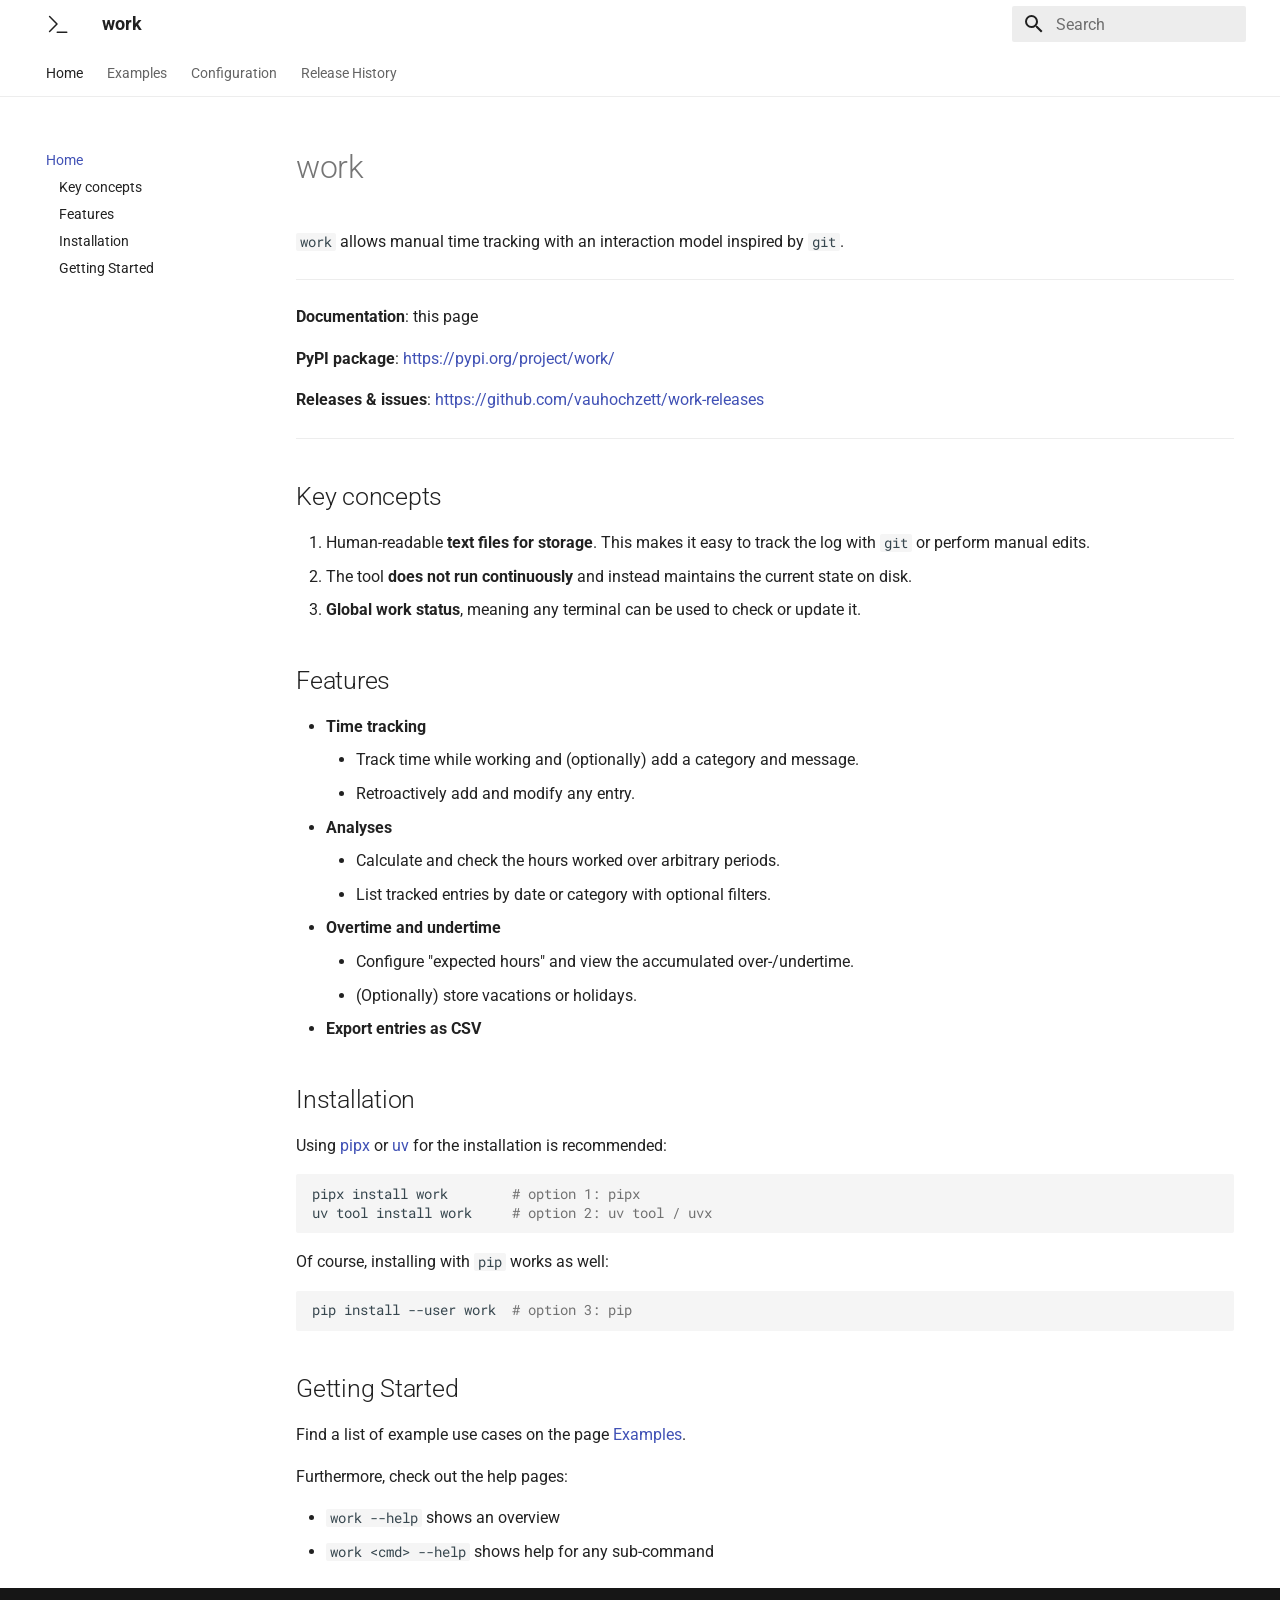
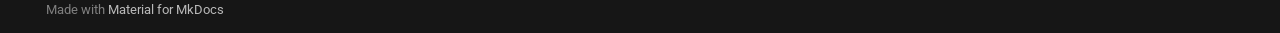
<file: index.html>
<!doctype html>
<html lang="en" class="no-js">
  <head>
    
      <meta charset="utf-8">
      <meta name="viewport" content="width=device-width,initial-scale=1">
      
      
      
        <link rel="canonical" href="https://vauhoch.zett.cc/work/">
      
      
      
        <link rel="next" href="examples/">
      
      
        
      
      
      <link rel="icon" href="static/favicon.png">
      <meta name="generator" content="mkdocs-1.6.1, mkdocs-material-9.7.7">
    
    
      
        <title>work</title>
      
    
    
      <link rel="stylesheet" href="assets/stylesheets/main.ec1eaa64.min.css">
      
        
        <link rel="stylesheet" href="assets/stylesheets/palette.ab4e12ef.min.css">
      
      


    
    
      
    
    
      
        
        
        <link rel="preconnect" href="https://fonts.gstatic.com" crossorigin>
        <link rel="stylesheet" href="https://fonts.googleapis.com/css?family=Roboto:300,300i,400,400i,700,700i%7CRoboto+Mono:400,400i,700,700i&display=fallback">
        <style>:root{--md-text-font:"Roboto";--md-code-font:"Roboto Mono"}</style>
      
    
    
      <link rel="stylesheet" href="static/terminal.css">
    
    <script>__md_scope=new URL(".",location),__md_hash=e=>[...e].reduce(((e,_)=>(e<<5)-e+_.charCodeAt(0)),0),__md_get=(e,_=localStorage,t=__md_scope)=>JSON.parse(_.getItem(t.pathname+"."+e)),__md_set=(e,_,t=localStorage,a=__md_scope)=>{try{t.setItem(a.pathname+"."+e,JSON.stringify(_))}catch(e){}}</script>
    
      

    
    
  </head>
  
  
    
    
    
    
    
    <body dir="ltr" data-md-color-scheme="default" data-md-color-primary="white" data-md-color-accent="blue">
  
    
    <input class="md-toggle" data-md-toggle="drawer" type="checkbox" id="__drawer" autocomplete="off">
    <input class="md-toggle" data-md-toggle="search" type="checkbox" id="__search" autocomplete="off">
    <label class="md-overlay" for="__drawer"></label>
    <div data-md-component="skip">
      
        
        <a href="#work" class="md-skip">
          Skip to content
        </a>
      
    </div>
    <div data-md-component="announce">
      
    </div>
    
    
      

<header class="md-header" data-md-component="header">
  <nav class="md-header__inner md-grid" aria-label="Header">
    <a href="." title="work" class="md-header__button md-logo" aria-label="work" data-md-component="logo">
      
  
  <svg xmlns="http://www.w3.org/2000/svg" viewBox="0 0 24 24"><path d="M3.045 18.894 9.94 12 3.045 5.106a.75.75 0 0 1 1.06-1.061l7.425 7.425a.75.75 0 0 1 0 1.06l-7.424 7.425a.75.75 0 0 1-1.061-1.06Zm8.205.606a.75.75 0 0 0 0 1.5h9.5a.75.75 0 0 0 0-1.5z"/></svg>

    </a>
    <label class="md-header__button md-icon" for="__drawer">
      
      <svg xmlns="http://www.w3.org/2000/svg" viewBox="0 0 24 24"><path d="M3 6h18v2H3zm0 5h18v2H3zm0 5h18v2H3z"/></svg>
    </label>
    <div class="md-header__title" data-md-component="header-title">
      <div class="md-header__ellipsis">
        <div class="md-header__topic">
          <span class="md-ellipsis">
            work
          </span>
        </div>
        <div class="md-header__topic" data-md-component="header-topic">
          <span class="md-ellipsis">
            
              Home
            
          </span>
        </div>
      </div>
    </div>
    
      
    
    
    
    
      
      
        <label class="md-header__button md-icon" for="__search">
          
          <svg xmlns="http://www.w3.org/2000/svg" viewBox="0 0 24 24"><path d="M9.5 3A6.5 6.5 0 0 1 16 9.5c0 1.61-.59 3.09-1.56 4.23l.27.27h.79l5 5-1.5 1.5-5-5v-.79l-.27-.27A6.52 6.52 0 0 1 9.5 16 6.5 6.5 0 0 1 3 9.5 6.5 6.5 0 0 1 9.5 3m0 2C7 5 5 7 5 9.5S7 14 9.5 14 14 12 14 9.5 12 5 9.5 5"/></svg>
        </label>
        <div class="md-search" data-md-component="search" role="dialog">
  <label class="md-search__overlay" for="__search"></label>
  <div class="md-search__inner" role="search">
    <form class="md-search__form" name="search">
      <input type="text" class="md-search__input" name="query" aria-label="Search" placeholder="Search" autocapitalize="off" autocorrect="off" autocomplete="off" spellcheck="false" data-md-component="search-query" required>
      <label class="md-search__icon md-icon" for="__search">
        
        <svg xmlns="http://www.w3.org/2000/svg" viewBox="0 0 24 24"><path d="M9.5 3A6.5 6.5 0 0 1 16 9.5c0 1.61-.59 3.09-1.56 4.23l.27.27h.79l5 5-1.5 1.5-5-5v-.79l-.27-.27A6.52 6.52 0 0 1 9.5 16 6.5 6.5 0 0 1 3 9.5 6.5 6.5 0 0 1 9.5 3m0 2C7 5 5 7 5 9.5S7 14 9.5 14 14 12 14 9.5 12 5 9.5 5"/></svg>
        
        <svg xmlns="http://www.w3.org/2000/svg" viewBox="0 0 24 24"><path d="M20 11v2H8l5.5 5.5-1.42 1.42L4.16 12l7.92-7.92L13.5 5.5 8 11z"/></svg>
      </label>
      <nav class="md-search__options" aria-label="Search">
        
        <button type="reset" class="md-search__icon md-icon" title="Clear" aria-label="Clear" tabindex="-1">
          
          <svg xmlns="http://www.w3.org/2000/svg" viewBox="0 0 24 24"><path d="M19 6.41 17.59 5 12 10.59 6.41 5 5 6.41 10.59 12 5 17.59 6.41 19 12 13.41 17.59 19 19 17.59 13.41 12z"/></svg>
        </button>
      </nav>
      
    </form>
    <div class="md-search__output">
      <div class="md-search__scrollwrap" tabindex="0" data-md-scrollfix>
        <div class="md-search-result" data-md-component="search-result">
          <div class="md-search-result__meta">
            Initializing search
          </div>
          <ol class="md-search-result__list" role="presentation"></ol>
        </div>
      </div>
    </div>
  </div>
</div>
      
    
    
  </nav>
  
</header>
    
    <div class="md-container" data-md-component="container">
      
      
        
          
            
<nav class="md-tabs" aria-label="Tabs" data-md-component="tabs">
  <div class="md-grid">
    <ul class="md-tabs__list">
      
        
  
  
  
    
  
  
    <li class="md-tabs__item md-tabs__item--active">
      <a href="." class="md-tabs__link">
        
  
  
    
  
  Home

      </a>
    </li>
  

      
        
  
  
  
  
    <li class="md-tabs__item">
      <a href="examples/" class="md-tabs__link">
        
  
  
    
  
  Examples

      </a>
    </li>
  

      
        
  
  
  
  
    <li class="md-tabs__item">
      <a href="configuration/" class="md-tabs__link">
        
  
  
    
  
  Configuration

      </a>
    </li>
  

      
        
  
  
  
  
    <li class="md-tabs__item">
      <a href="releases/" class="md-tabs__link">
        
  
  
    
  
  Release History

      </a>
    </li>
  

      
    </ul>
  </div>
</nav>
          
        
      
      <main class="md-main" data-md-component="main">
        <div class="md-main__inner md-grid">
          
            
              
              <div class="md-sidebar md-sidebar--primary" data-md-component="sidebar" data-md-type="navigation" >
                <div class="md-sidebar__scrollwrap">
                  <div class="md-sidebar__inner">
                    


  


  

<nav class="md-nav md-nav--primary md-nav--lifted md-nav--integrated" aria-label="Navigation" data-md-level="0">
  <label class="md-nav__title" for="__drawer">
    <a href="." title="work" class="md-nav__button md-logo" aria-label="work" data-md-component="logo">
      
  
  <svg xmlns="http://www.w3.org/2000/svg" viewBox="0 0 24 24"><path d="M3.045 18.894 9.94 12 3.045 5.106a.75.75 0 0 1 1.06-1.061l7.425 7.425a.75.75 0 0 1 0 1.06l-7.424 7.425a.75.75 0 0 1-1.061-1.06Zm8.205.606a.75.75 0 0 0 0 1.5h9.5a.75.75 0 0 0 0-1.5z"/></svg>

    </a>
    work
  </label>
  
  <ul class="md-nav__list" data-md-scrollfix>
    
      
      
  
  
    
  
  
  
    <li class="md-nav__item md-nav__item--active">
      
      <input class="md-nav__toggle md-toggle" type="checkbox" id="__toc">
      
      
        
      
      
        <label class="md-nav__link md-nav__link--active" for="__toc">
          
  
  
  <span class="md-ellipsis">
    
  
    Home
  

    
  </span>
  
  

          <span class="md-nav__icon md-icon"></span>
        </label>
      
      <a href="." class="md-nav__link md-nav__link--active">
        
  
  
  <span class="md-ellipsis">
    
  
    Home
  

    
  </span>
  
  

      </a>
      
        

<nav class="md-nav md-nav--secondary" aria-label="Table of contents">
  
  
  
    
  
  
    <label class="md-nav__title" for="__toc">
      <span class="md-nav__icon md-icon"></span>
      Table of contents
    </label>
    <ul class="md-nav__list" data-md-component="toc" data-md-scrollfix>
      
        <li class="md-nav__item">
  <a href="#key-concepts" class="md-nav__link">
    <span class="md-ellipsis">
      
        Key concepts
      
    </span>
  </a>
  
</li>
      
        <li class="md-nav__item">
  <a href="#features" class="md-nav__link">
    <span class="md-ellipsis">
      
        Features
      
    </span>
  </a>
  
</li>
      
        <li class="md-nav__item">
  <a href="#installation" class="md-nav__link">
    <span class="md-ellipsis">
      
        Installation
      
    </span>
  </a>
  
</li>
      
        <li class="md-nav__item">
  <a href="#getting-started" class="md-nav__link">
    <span class="md-ellipsis">
      
        Getting Started
      
    </span>
  </a>
  
</li>
      
    </ul>
  
</nav>
      
    </li>
  

    
      
      
  
  
  
  
    <li class="md-nav__item">
      <a href="examples/" class="md-nav__link">
        
  
  
  <span class="md-ellipsis">
    
  
    Examples
  

    
  </span>
  
  

      </a>
    </li>
  

    
      
      
  
  
  
  
    <li class="md-nav__item">
      <a href="configuration/" class="md-nav__link">
        
  
  
  <span class="md-ellipsis">
    
  
    Configuration
  

    
  </span>
  
  

      </a>
    </li>
  

    
      
      
  
  
  
  
    <li class="md-nav__item">
      <a href="releases/" class="md-nav__link">
        
  
  
  <span class="md-ellipsis">
    
  
    Release History
  

    
  </span>
  
  

      </a>
    </li>
  

    
  </ul>
</nav>
                  </div>
                </div>
              </div>
            
            
          
          
            <div class="md-content" data-md-component="content">
              
              <article class="md-content__inner md-typeset">
                
                  



<h1 id="work">work</h1>
<p><code>work</code> allows manual time tracking with an interaction model inspired by <code>git</code>.</p>
<hr />
<p><strong>Documentation</strong>: this page</p>
<p><strong>PyPI package</strong>: <a href="https://pypi.org/project/work/">https://pypi.org/project/work/</a></p>
<p><strong>Releases &amp; issues</strong>: <a href="https://github.com/vauhochzett/work-releases">https://github.com/vauhochzett/work-releases</a></p>
<hr />
<h2 id="key-concepts">Key concepts</h2>
<ol>
<li>Human-readable <strong>text files for storage</strong>. This makes it easy to track the log with <code>git</code> or perform manual edits.</li>
<li>The tool <strong>does not run continuously</strong> and instead maintains the current state on disk.</li>
<li><strong>Global work status</strong>, meaning any terminal can be used to check or update it.</li>
</ol>
<h2 id="features">Features</h2>
<ul>
<li><strong>Time tracking</strong><ul>
<li>Track time while working and (optionally) add a category and message.</li>
<li>Retroactively add and modify any entry.</li>
</ul>
</li>
<li><strong>Analyses</strong><ul>
<li>Calculate and check the hours worked over arbitrary periods.</li>
<li>List tracked entries by date or category with optional filters.</li>
</ul>
</li>
<li><strong>Overtime and undertime</strong><ul>
<li>Configure "expected hours" and view the accumulated over-/undertime.</li>
<li>(Optionally) store vacations or holidays.</li>
</ul>
</li>
<li><strong>Export entries as CSV</strong></li>
</ul>
<h2 id="installation">Installation</h2>
<p>Using <a href="https://pipx.pypa.io/">pipx</a> or <a href="https://docs.astral.sh/uv/">uv</a> for the installation is recommended:</p>
<div class="highlight"><pre><span></span><code>pipx<span class="w"> </span>install<span class="w"> </span>work<span class="w">        </span><span class="c1"># option 1: pipx</span>
uv<span class="w"> </span>tool<span class="w"> </span>install<span class="w"> </span>work<span class="w">     </span><span class="c1"># option 2: uv tool / uvx</span>
</code></pre></div>
<p>Of course, installing with <code>pip</code> works as well:</p>
<div class="highlight"><pre><span></span><code>pip<span class="w"> </span>install<span class="w"> </span>--user<span class="w"> </span>work<span class="w">  </span><span class="c1"># option 3: pip</span>
</code></pre></div>
<h2 id="getting-started">Getting Started</h2>
<p>Find a list of example use cases on the page <a href="examples/">Examples</a>.</p>
<p>Furthermore, check out the help pages:</p>
<ul>
<li><code>work --help</code> shows an overview</li>
<li><code>work &lt;cmd&gt; --help</code> shows help for any sub-command</li>
</ul>












                
              </article>
            </div>
          
          
<script>var target=document.getElementById(location.hash.slice(1));target&&target.name&&(target.checked=target.name.startsWith("__tabbed_"))</script>
        </div>
        
      </main>
      
        <footer class="md-footer">
  
  <div class="md-footer-meta md-typeset">
    <div class="md-footer-meta__inner md-grid">
      <div class="md-copyright">
  
  
    Made with
    <a href="https://squidfunk.github.io/mkdocs-material/" target="_blank" rel="noopener">
      Material for MkDocs
    </a>
  
</div>
      
    </div>
  </div>
</footer>
      
    </div>
    <div class="md-dialog" data-md-component="dialog">
      <div class="md-dialog__inner md-typeset"></div>
    </div>
    
    
    
      
      
      <script id="__config" type="application/json">{"annotate": null, "base": ".", "features": ["navigation.tabs", "toc.integrate"], "search": "assets/javascripts/workers/search.2c215733.min.js", "tags": null, "translations": {"clipboard.copied": "Copied to clipboard", "clipboard.copy": "Copy to clipboard", "search.result.more.one": "1 more on this page", "search.result.more.other": "# more on this page", "search.result.none": "No matching documents", "search.result.one": "1 matching document", "search.result.other": "# matching documents", "search.result.placeholder": "Type to start searching", "search.result.term.missing": "Missing", "select.version": "Select version"}, "version": null}</script>
    
    
      <script src="assets/javascripts/bundle.d7400e89.min.js"></script>
      
    
  </body>
</html>
</file>
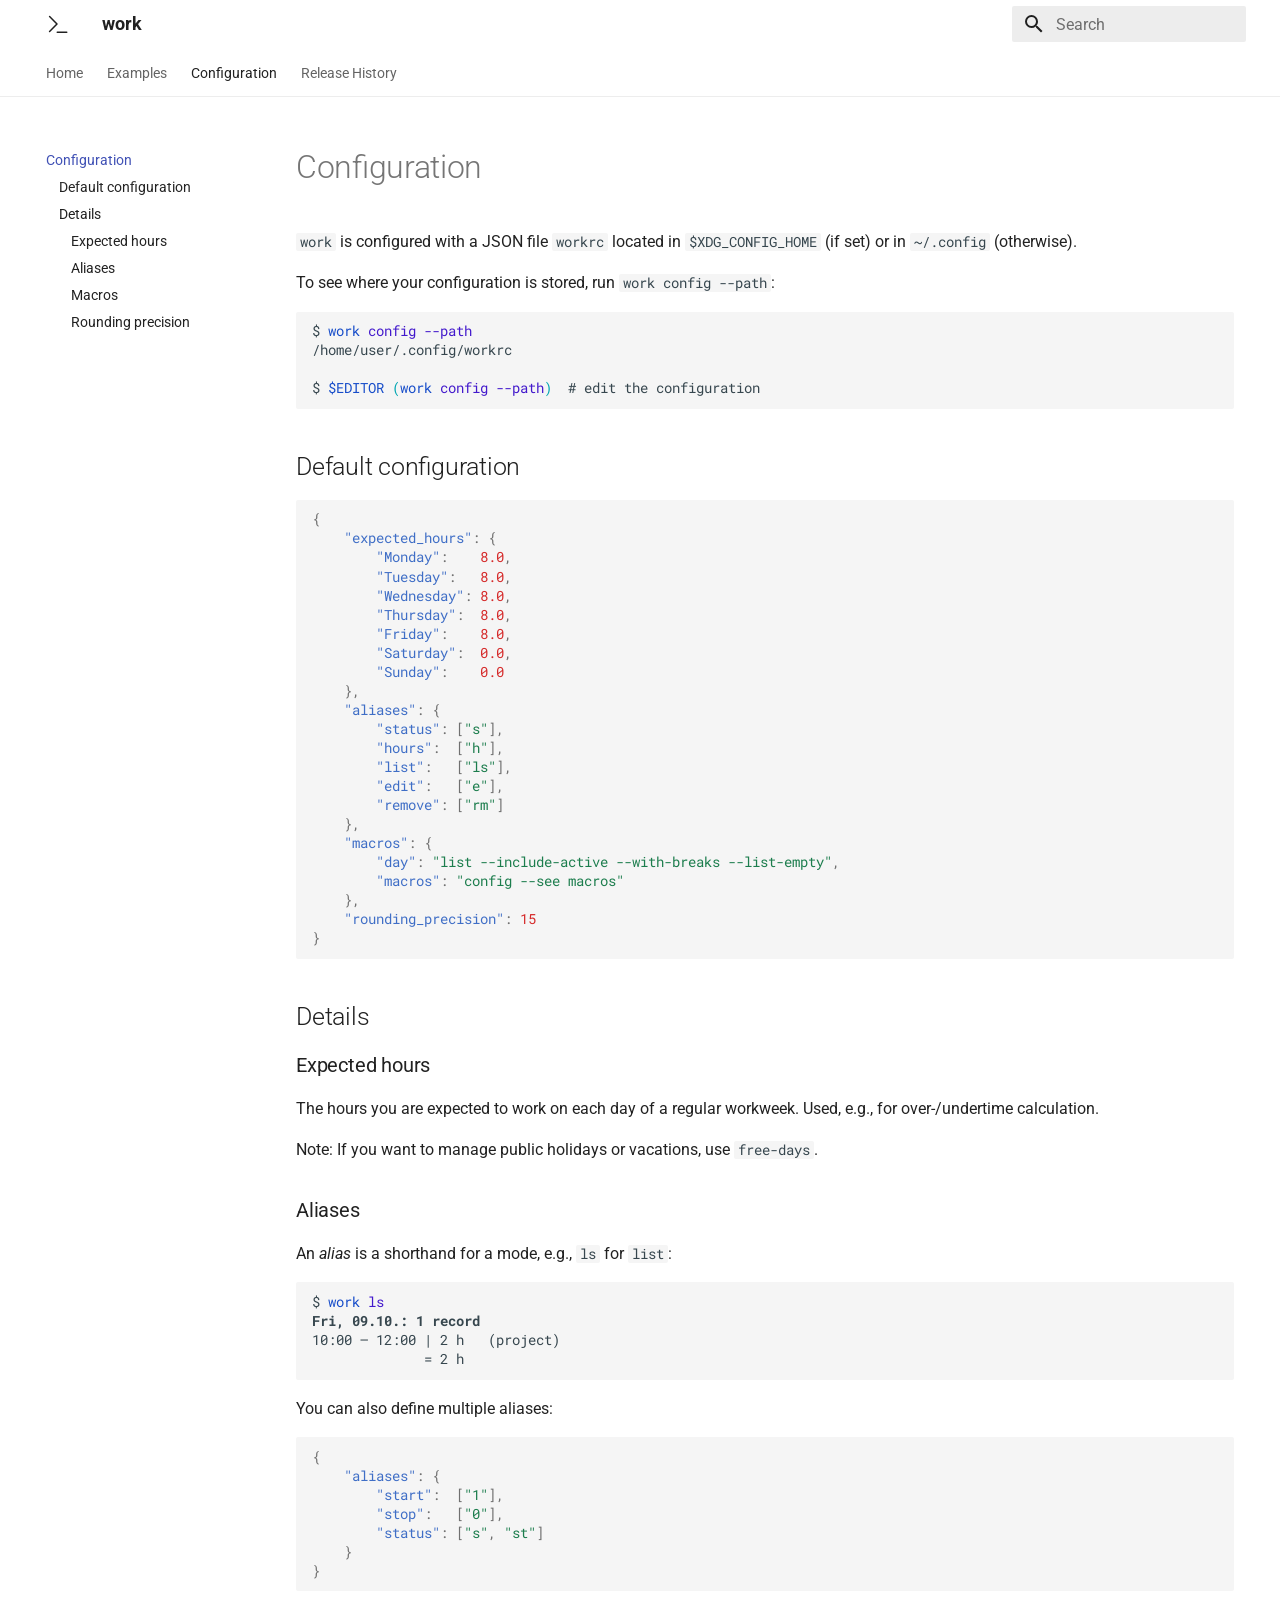
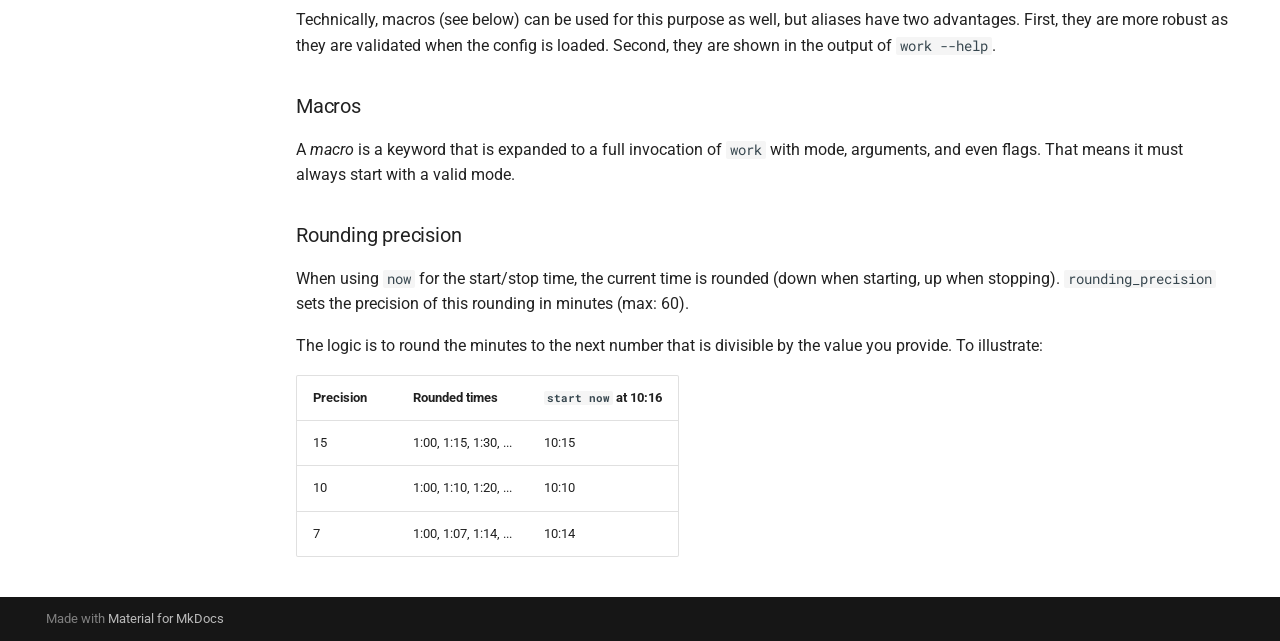
<file: configuration/index.html>
<!doctype html>
<html lang="en" class="no-js">
  <head>
    
      <meta charset="utf-8">
      <meta name="viewport" content="width=device-width,initial-scale=1">
      
      
      
        <link rel="canonical" href="https://vauhoch.zett.cc/work/configuration/">
      
      
        <link rel="prev" href="../examples/">
      
      
        <link rel="next" href="../releases/">
      
      
        
      
      
      <link rel="icon" href="../static/favicon.png">
      <meta name="generator" content="mkdocs-1.6.1, mkdocs-material-9.7.7">
    
    
      
        <title>Configuration - work</title>
      
    
    
      <link rel="stylesheet" href="../assets/stylesheets/main.ec1eaa64.min.css">
      
        
        <link rel="stylesheet" href="../assets/stylesheets/palette.ab4e12ef.min.css">
      
      


    
    
      
    
    
      
        
        
        <link rel="preconnect" href="https://fonts.gstatic.com" crossorigin>
        <link rel="stylesheet" href="https://fonts.googleapis.com/css?family=Roboto:300,300i,400,400i,700,700i%7CRoboto+Mono:400,400i,700,700i&display=fallback">
        <style>:root{--md-text-font:"Roboto";--md-code-font:"Roboto Mono"}</style>
      
    
    
      <link rel="stylesheet" href="../static/terminal.css">
    
    <script>__md_scope=new URL("..",location),__md_hash=e=>[...e].reduce(((e,_)=>(e<<5)-e+_.charCodeAt(0)),0),__md_get=(e,_=localStorage,t=__md_scope)=>JSON.parse(_.getItem(t.pathname+"."+e)),__md_set=(e,_,t=localStorage,a=__md_scope)=>{try{t.setItem(a.pathname+"."+e,JSON.stringify(_))}catch(e){}}</script>
    
      

    
    
  </head>
  
  
    
    
    
    
    
    <body dir="ltr" data-md-color-scheme="default" data-md-color-primary="white" data-md-color-accent="blue">
  
    
    <input class="md-toggle" data-md-toggle="drawer" type="checkbox" id="__drawer" autocomplete="off">
    <input class="md-toggle" data-md-toggle="search" type="checkbox" id="__search" autocomplete="off">
    <label class="md-overlay" for="__drawer"></label>
    <div data-md-component="skip">
      
        
        <a href="#configuration" class="md-skip">
          Skip to content
        </a>
      
    </div>
    <div data-md-component="announce">
      
    </div>
    
    
      

<header class="md-header" data-md-component="header">
  <nav class="md-header__inner md-grid" aria-label="Header">
    <a href=".." title="work" class="md-header__button md-logo" aria-label="work" data-md-component="logo">
      
  
  <svg xmlns="http://www.w3.org/2000/svg" viewBox="0 0 24 24"><path d="M3.045 18.894 9.94 12 3.045 5.106a.75.75 0 0 1 1.06-1.061l7.425 7.425a.75.75 0 0 1 0 1.06l-7.424 7.425a.75.75 0 0 1-1.061-1.06Zm8.205.606a.75.75 0 0 0 0 1.5h9.5a.75.75 0 0 0 0-1.5z"/></svg>

    </a>
    <label class="md-header__button md-icon" for="__drawer">
      
      <svg xmlns="http://www.w3.org/2000/svg" viewBox="0 0 24 24"><path d="M3 6h18v2H3zm0 5h18v2H3zm0 5h18v2H3z"/></svg>
    </label>
    <div class="md-header__title" data-md-component="header-title">
      <div class="md-header__ellipsis">
        <div class="md-header__topic">
          <span class="md-ellipsis">
            work
          </span>
        </div>
        <div class="md-header__topic" data-md-component="header-topic">
          <span class="md-ellipsis">
            
              Configuration
            
          </span>
        </div>
      </div>
    </div>
    
      
    
    
    
    
      
      
        <label class="md-header__button md-icon" for="__search">
          
          <svg xmlns="http://www.w3.org/2000/svg" viewBox="0 0 24 24"><path d="M9.5 3A6.5 6.5 0 0 1 16 9.5c0 1.61-.59 3.09-1.56 4.23l.27.27h.79l5 5-1.5 1.5-5-5v-.79l-.27-.27A6.52 6.52 0 0 1 9.5 16 6.5 6.5 0 0 1 3 9.5 6.5 6.5 0 0 1 9.5 3m0 2C7 5 5 7 5 9.5S7 14 9.5 14 14 12 14 9.5 12 5 9.5 5"/></svg>
        </label>
        <div class="md-search" data-md-component="search" role="dialog">
  <label class="md-search__overlay" for="__search"></label>
  <div class="md-search__inner" role="search">
    <form class="md-search__form" name="search">
      <input type="text" class="md-search__input" name="query" aria-label="Search" placeholder="Search" autocapitalize="off" autocorrect="off" autocomplete="off" spellcheck="false" data-md-component="search-query" required>
      <label class="md-search__icon md-icon" for="__search">
        
        <svg xmlns="http://www.w3.org/2000/svg" viewBox="0 0 24 24"><path d="M9.5 3A6.5 6.5 0 0 1 16 9.5c0 1.61-.59 3.09-1.56 4.23l.27.27h.79l5 5-1.5 1.5-5-5v-.79l-.27-.27A6.52 6.52 0 0 1 9.5 16 6.5 6.5 0 0 1 3 9.5 6.5 6.5 0 0 1 9.5 3m0 2C7 5 5 7 5 9.5S7 14 9.5 14 14 12 14 9.5 12 5 9.5 5"/></svg>
        
        <svg xmlns="http://www.w3.org/2000/svg" viewBox="0 0 24 24"><path d="M20 11v2H8l5.5 5.5-1.42 1.42L4.16 12l7.92-7.92L13.5 5.5 8 11z"/></svg>
      </label>
      <nav class="md-search__options" aria-label="Search">
        
        <button type="reset" class="md-search__icon md-icon" title="Clear" aria-label="Clear" tabindex="-1">
          
          <svg xmlns="http://www.w3.org/2000/svg" viewBox="0 0 24 24"><path d="M19 6.41 17.59 5 12 10.59 6.41 5 5 6.41 10.59 12 5 17.59 6.41 19 12 13.41 17.59 19 19 17.59 13.41 12z"/></svg>
        </button>
      </nav>
      
    </form>
    <div class="md-search__output">
      <div class="md-search__scrollwrap" tabindex="0" data-md-scrollfix>
        <div class="md-search-result" data-md-component="search-result">
          <div class="md-search-result__meta">
            Initializing search
          </div>
          <ol class="md-search-result__list" role="presentation"></ol>
        </div>
      </div>
    </div>
  </div>
</div>
      
    
    
  </nav>
  
</header>
    
    <div class="md-container" data-md-component="container">
      
      
        
          
            
<nav class="md-tabs" aria-label="Tabs" data-md-component="tabs">
  <div class="md-grid">
    <ul class="md-tabs__list">
      
        
  
  
  
  
    <li class="md-tabs__item">
      <a href=".." class="md-tabs__link">
        
  
  
    
  
  Home

      </a>
    </li>
  

      
        
  
  
  
  
    <li class="md-tabs__item">
      <a href="../examples/" class="md-tabs__link">
        
  
  
    
  
  Examples

      </a>
    </li>
  

      
        
  
  
  
    
  
  
    <li class="md-tabs__item md-tabs__item--active">
      <a href="./" class="md-tabs__link">
        
  
  
    
  
  Configuration

      </a>
    </li>
  

      
        
  
  
  
  
    <li class="md-tabs__item">
      <a href="../releases/" class="md-tabs__link">
        
  
  
    
  
  Release History

      </a>
    </li>
  

      
    </ul>
  </div>
</nav>
          
        
      
      <main class="md-main" data-md-component="main">
        <div class="md-main__inner md-grid">
          
            
              
              <div class="md-sidebar md-sidebar--primary" data-md-component="sidebar" data-md-type="navigation" >
                <div class="md-sidebar__scrollwrap">
                  <div class="md-sidebar__inner">
                    


  


  

<nav class="md-nav md-nav--primary md-nav--lifted md-nav--integrated" aria-label="Navigation" data-md-level="0">
  <label class="md-nav__title" for="__drawer">
    <a href=".." title="work" class="md-nav__button md-logo" aria-label="work" data-md-component="logo">
      
  
  <svg xmlns="http://www.w3.org/2000/svg" viewBox="0 0 24 24"><path d="M3.045 18.894 9.94 12 3.045 5.106a.75.75 0 0 1 1.06-1.061l7.425 7.425a.75.75 0 0 1 0 1.06l-7.424 7.425a.75.75 0 0 1-1.061-1.06Zm8.205.606a.75.75 0 0 0 0 1.5h9.5a.75.75 0 0 0 0-1.5z"/></svg>

    </a>
    work
  </label>
  
  <ul class="md-nav__list" data-md-scrollfix>
    
      
      
  
  
  
  
    <li class="md-nav__item">
      <a href=".." class="md-nav__link">
        
  
  
  <span class="md-ellipsis">
    
  
    Home
  

    
  </span>
  
  

      </a>
    </li>
  

    
      
      
  
  
  
  
    <li class="md-nav__item">
      <a href="../examples/" class="md-nav__link">
        
  
  
  <span class="md-ellipsis">
    
  
    Examples
  

    
  </span>
  
  

      </a>
    </li>
  

    
      
      
  
  
    
  
  
  
    <li class="md-nav__item md-nav__item--active">
      
      <input class="md-nav__toggle md-toggle" type="checkbox" id="__toc">
      
      
        
      
      
        <label class="md-nav__link md-nav__link--active" for="__toc">
          
  
  
  <span class="md-ellipsis">
    
  
    Configuration
  

    
  </span>
  
  

          <span class="md-nav__icon md-icon"></span>
        </label>
      
      <a href="./" class="md-nav__link md-nav__link--active">
        
  
  
  <span class="md-ellipsis">
    
  
    Configuration
  

    
  </span>
  
  

      </a>
      
        

<nav class="md-nav md-nav--secondary" aria-label="Table of contents">
  
  
  
    
  
  
    <label class="md-nav__title" for="__toc">
      <span class="md-nav__icon md-icon"></span>
      Table of contents
    </label>
    <ul class="md-nav__list" data-md-component="toc" data-md-scrollfix>
      
        <li class="md-nav__item">
  <a href="#default-configuration" class="md-nav__link">
    <span class="md-ellipsis">
      
        Default configuration
      
    </span>
  </a>
  
</li>
      
        <li class="md-nav__item">
  <a href="#details" class="md-nav__link">
    <span class="md-ellipsis">
      
        Details
      
    </span>
  </a>
  
    <nav class="md-nav" aria-label="Details">
      <ul class="md-nav__list">
        
          <li class="md-nav__item">
  <a href="#expected-hours" class="md-nav__link">
    <span class="md-ellipsis">
      
        Expected hours
      
    </span>
  </a>
  
</li>
        
          <li class="md-nav__item">
  <a href="#aliases" class="md-nav__link">
    <span class="md-ellipsis">
      
        Aliases
      
    </span>
  </a>
  
</li>
        
          <li class="md-nav__item">
  <a href="#macros" class="md-nav__link">
    <span class="md-ellipsis">
      
        Macros
      
    </span>
  </a>
  
</li>
        
          <li class="md-nav__item">
  <a href="#rounding-precision" class="md-nav__link">
    <span class="md-ellipsis">
      
        Rounding precision
      
    </span>
  </a>
  
</li>
        
      </ul>
    </nav>
  
</li>
      
    </ul>
  
</nav>
      
    </li>
  

    
      
      
  
  
  
  
    <li class="md-nav__item">
      <a href="../releases/" class="md-nav__link">
        
  
  
  <span class="md-ellipsis">
    
  
    Release History
  

    
  </span>
  
  

      </a>
    </li>
  

    
  </ul>
</nav>
                  </div>
                </div>
              </div>
            
            
          
          
            <div class="md-content" data-md-component="content">
              
              <article class="md-content__inner md-typeset">
                
                  



<h1 id="configuration">Configuration</h1>
<p><code>work</code> is configured with a JSON file <code>workrc</code> located in <code>$XDG_CONFIG_HOME</code> (if set) or in <code>~/.config</code> (otherwise).</p>
<p>To see where your configuration is stored, run <code>work config --path</code>:</p>
<div class="highlight term"><pre><code>$ <span class="t-cmd">work</span> <span class="t-param">config --path</span>
/home/user/.config/workrc

$ <span class="t-cmd">$EDITOR</span> <span class="t-op">(</span><span class="t-cmd">work</span> <span class="t-param">config --path</span><span class="t-op">)</span>  # edit the configuration
</code></pre></div>
<h2 id="default-configuration">Default configuration</h2>
<div class="highlight"><pre><span></span><code><span class="p">{</span>
<span class="w">    </span><span class="nt">"expected_hours"</span><span class="p">:</span><span class="w"> </span><span class="p">{</span>
<span class="w">        </span><span class="nt">"Monday"</span><span class="p">:</span><span class="w">    </span><span class="mf">8.0</span><span class="p">,</span>
<span class="w">        </span><span class="nt">"Tuesday"</span><span class="p">:</span><span class="w">   </span><span class="mf">8.0</span><span class="p">,</span>
<span class="w">        </span><span class="nt">"Wednesday"</span><span class="p">:</span><span class="w"> </span><span class="mf">8.0</span><span class="p">,</span>
<span class="w">        </span><span class="nt">"Thursday"</span><span class="p">:</span><span class="w">  </span><span class="mf">8.0</span><span class="p">,</span>
<span class="w">        </span><span class="nt">"Friday"</span><span class="p">:</span><span class="w">    </span><span class="mf">8.0</span><span class="p">,</span>
<span class="w">        </span><span class="nt">"Saturday"</span><span class="p">:</span><span class="w">  </span><span class="mf">0.0</span><span class="p">,</span>
<span class="w">        </span><span class="nt">"Sunday"</span><span class="p">:</span><span class="w">    </span><span class="mf">0.0</span>
<span class="w">    </span><span class="p">},</span>
<span class="w">    </span><span class="nt">"aliases"</span><span class="p">:</span><span class="w"> </span><span class="p">{</span>
<span class="w">        </span><span class="nt">"status"</span><span class="p">:</span><span class="w"> </span><span class="p">[</span><span class="s2">"s"</span><span class="p">],</span>
<span class="w">        </span><span class="nt">"hours"</span><span class="p">:</span><span class="w">  </span><span class="p">[</span><span class="s2">"h"</span><span class="p">],</span>
<span class="w">        </span><span class="nt">"list"</span><span class="p">:</span><span class="w">   </span><span class="p">[</span><span class="s2">"ls"</span><span class="p">],</span>
<span class="w">        </span><span class="nt">"edit"</span><span class="p">:</span><span class="w">   </span><span class="p">[</span><span class="s2">"e"</span><span class="p">],</span>
<span class="w">        </span><span class="nt">"remove"</span><span class="p">:</span><span class="w"> </span><span class="p">[</span><span class="s2">"rm"</span><span class="p">]</span>
<span class="w">    </span><span class="p">},</span>
<span class="w">    </span><span class="nt">"macros"</span><span class="p">:</span><span class="w"> </span><span class="p">{</span>
<span class="w">        </span><span class="nt">"day"</span><span class="p">:</span><span class="w"> </span><span class="s2">"list --include-active --with-breaks --list-empty"</span><span class="p">,</span>
<span class="w">        </span><span class="nt">"macros"</span><span class="p">:</span><span class="w"> </span><span class="s2">"config --see macros"</span>
<span class="w">    </span><span class="p">},</span>
<span class="w">    </span><span class="nt">"rounding_precision"</span><span class="p">:</span><span class="w"> </span><span class="mi">15</span>
<span class="p">}</span>
</code></pre></div>
<h2 id="details">Details</h2>
<h3 id="expected-hours">Expected hours</h3>
<p>The hours you are expected to work on each day of a regular workweek. Used, e.g., for over-/undertime calculation.</p>
<p>Note: If you want to manage public holidays or vacations, use <code>free-days</code>.</p>
<h3 id="aliases">Aliases</h3>
<p>An <em>alias</em> is a shorthand for a mode, e.g., <code>ls</code> for <code>list</code>:</p>
<div class="highlight term"><pre><code>$ <span class="t-cmd">work</span> <span class="t-param">ls</span>
<span class="t-bold">Fri, 09.10.: 1 record</span>
10:00 – 12:00 | 2 h   (project)
              = 2 h
</code></pre></div>
<p>You can also define multiple aliases:</p>
<div class="highlight"><pre><span></span><code><span class="p">{</span>
<span class="w">    </span><span class="nt">"aliases"</span><span class="p">:</span><span class="w"> </span><span class="p">{</span>
<span class="w">        </span><span class="nt">"start"</span><span class="p">:</span><span class="w">  </span><span class="p">[</span><span class="s2">"1"</span><span class="p">],</span>
<span class="w">        </span><span class="nt">"stop"</span><span class="p">:</span><span class="w">   </span><span class="p">[</span><span class="s2">"0"</span><span class="p">],</span>
<span class="w">        </span><span class="nt">"status"</span><span class="p">:</span><span class="w"> </span><span class="p">[</span><span class="s2">"s"</span><span class="p">,</span><span class="w"> </span><span class="s2">"st"</span><span class="p">]</span>
<span class="w">    </span><span class="p">}</span>
<span class="p">}</span>
</code></pre></div>
<p>Technically, macros (see below) can be used for this purpose as well, but aliases have two advantages.
First, they are more robust as they are validated when the config is loaded.
Second, they are shown in the output of <code>work --help</code>.</p>
<h3 id="macros">Macros</h3>
<p>A <em>macro</em> is a keyword that is expanded to a full invocation of <code>work</code> with mode, arguments, and even flags.
That means it must always start with a valid mode.</p>
<h3 id="rounding-precision">Rounding precision</h3>
<p>When using <code>now</code> for the start/stop time, the current time is rounded (down when starting, up when stopping).
<code>rounding_precision</code> sets the precision of this rounding in minutes (max: 60).</p>
<p>The logic is to round the minutes to the next number that is divisible by the value you provide.
To illustrate:</p>
<table>
<thead>
<tr>
<th>Precision</th>
<th>Rounded times</th>
<th><code>start now</code> at 10:16</th>
</tr>
</thead>
<tbody>
<tr>
<td>15</td>
<td>1:00, 1:15, 1:30, ...</td>
<td>10:15</td>
</tr>
<tr>
<td>10</td>
<td>1:00, 1:10, 1:20, ...</td>
<td>10:10</td>
</tr>
<tr>
<td>7</td>
<td>1:00, 1:07, 1:14, ...</td>
<td>10:14</td>
</tr>
</tbody>
</table>












                
              </article>
            </div>
          
          
<script>var target=document.getElementById(location.hash.slice(1));target&&target.name&&(target.checked=target.name.startsWith("__tabbed_"))</script>
        </div>
        
      </main>
      
        <footer class="md-footer">
  
  <div class="md-footer-meta md-typeset">
    <div class="md-footer-meta__inner md-grid">
      <div class="md-copyright">
  
  
    Made with
    <a href="https://squidfunk.github.io/mkdocs-material/" target="_blank" rel="noopener">
      Material for MkDocs
    </a>
  
</div>
      
    </div>
  </div>
</footer>
      
    </div>
    <div class="md-dialog" data-md-component="dialog">
      <div class="md-dialog__inner md-typeset"></div>
    </div>
    
    
    
      
      
      <script id="__config" type="application/json">{"annotate": null, "base": "..", "features": ["navigation.tabs", "toc.integrate"], "search": "../assets/javascripts/workers/search.2c215733.min.js", "tags": null, "translations": {"clipboard.copied": "Copied to clipboard", "clipboard.copy": "Copy to clipboard", "search.result.more.one": "1 more on this page", "search.result.more.other": "# more on this page", "search.result.none": "No matching documents", "search.result.one": "1 matching document", "search.result.other": "# matching documents", "search.result.placeholder": "Type to start searching", "search.result.term.missing": "Missing", "select.version": "Select version"}, "version": null}</script>
    
    
      <script src="../assets/javascripts/bundle.d7400e89.min.js"></script>
      
    
  </body>
</html>
</file>
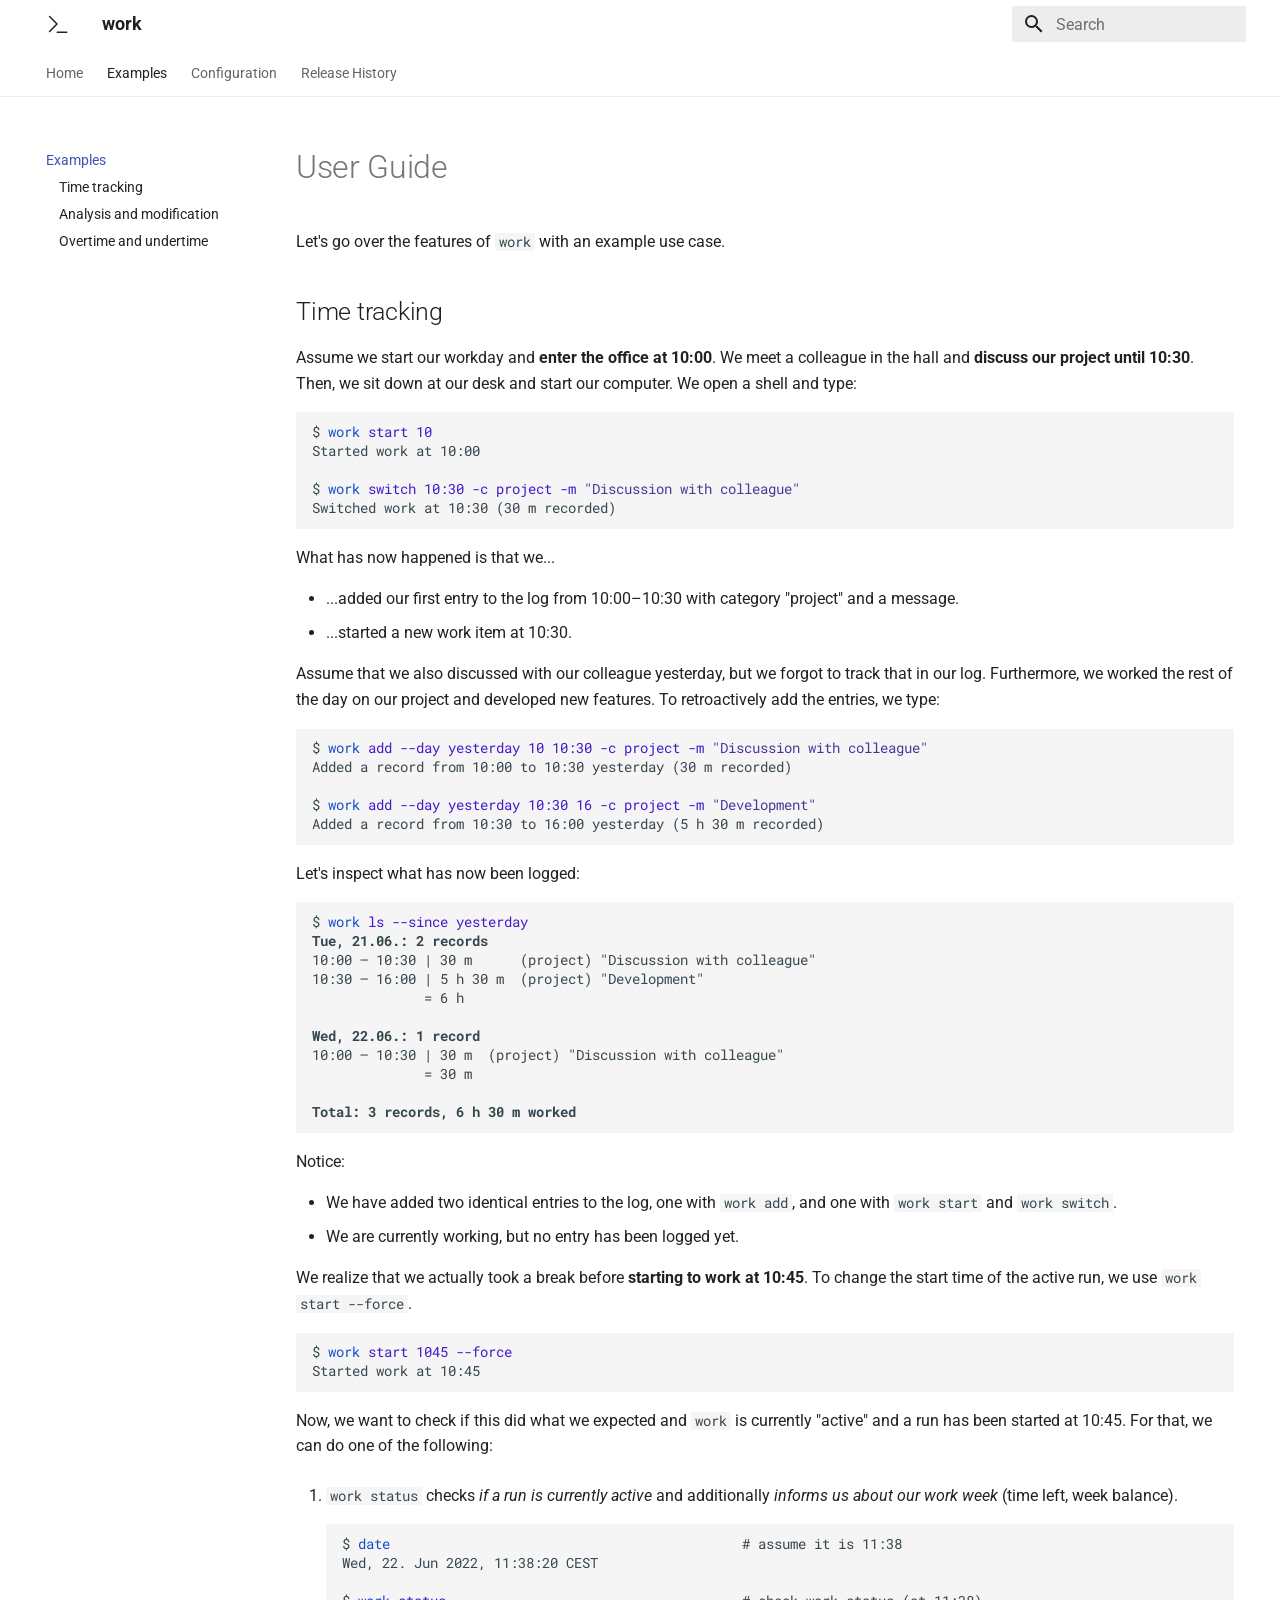
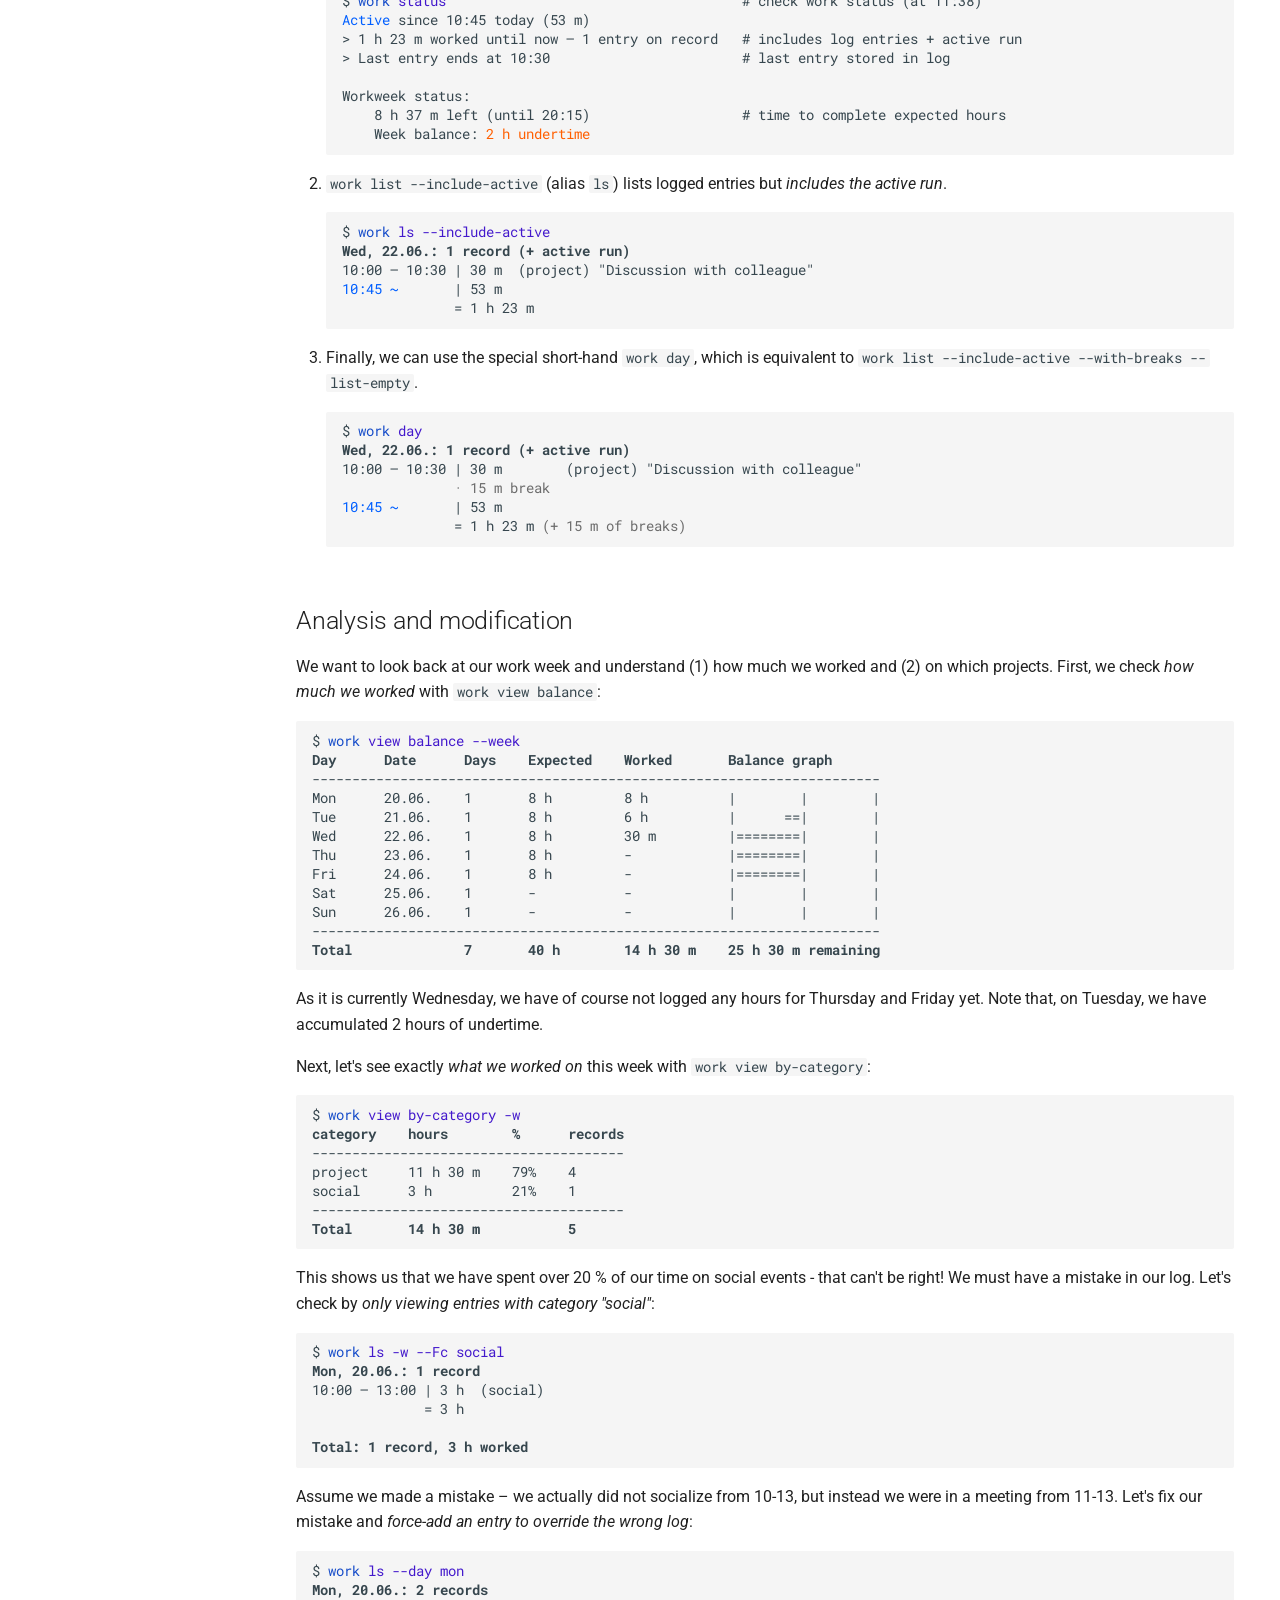
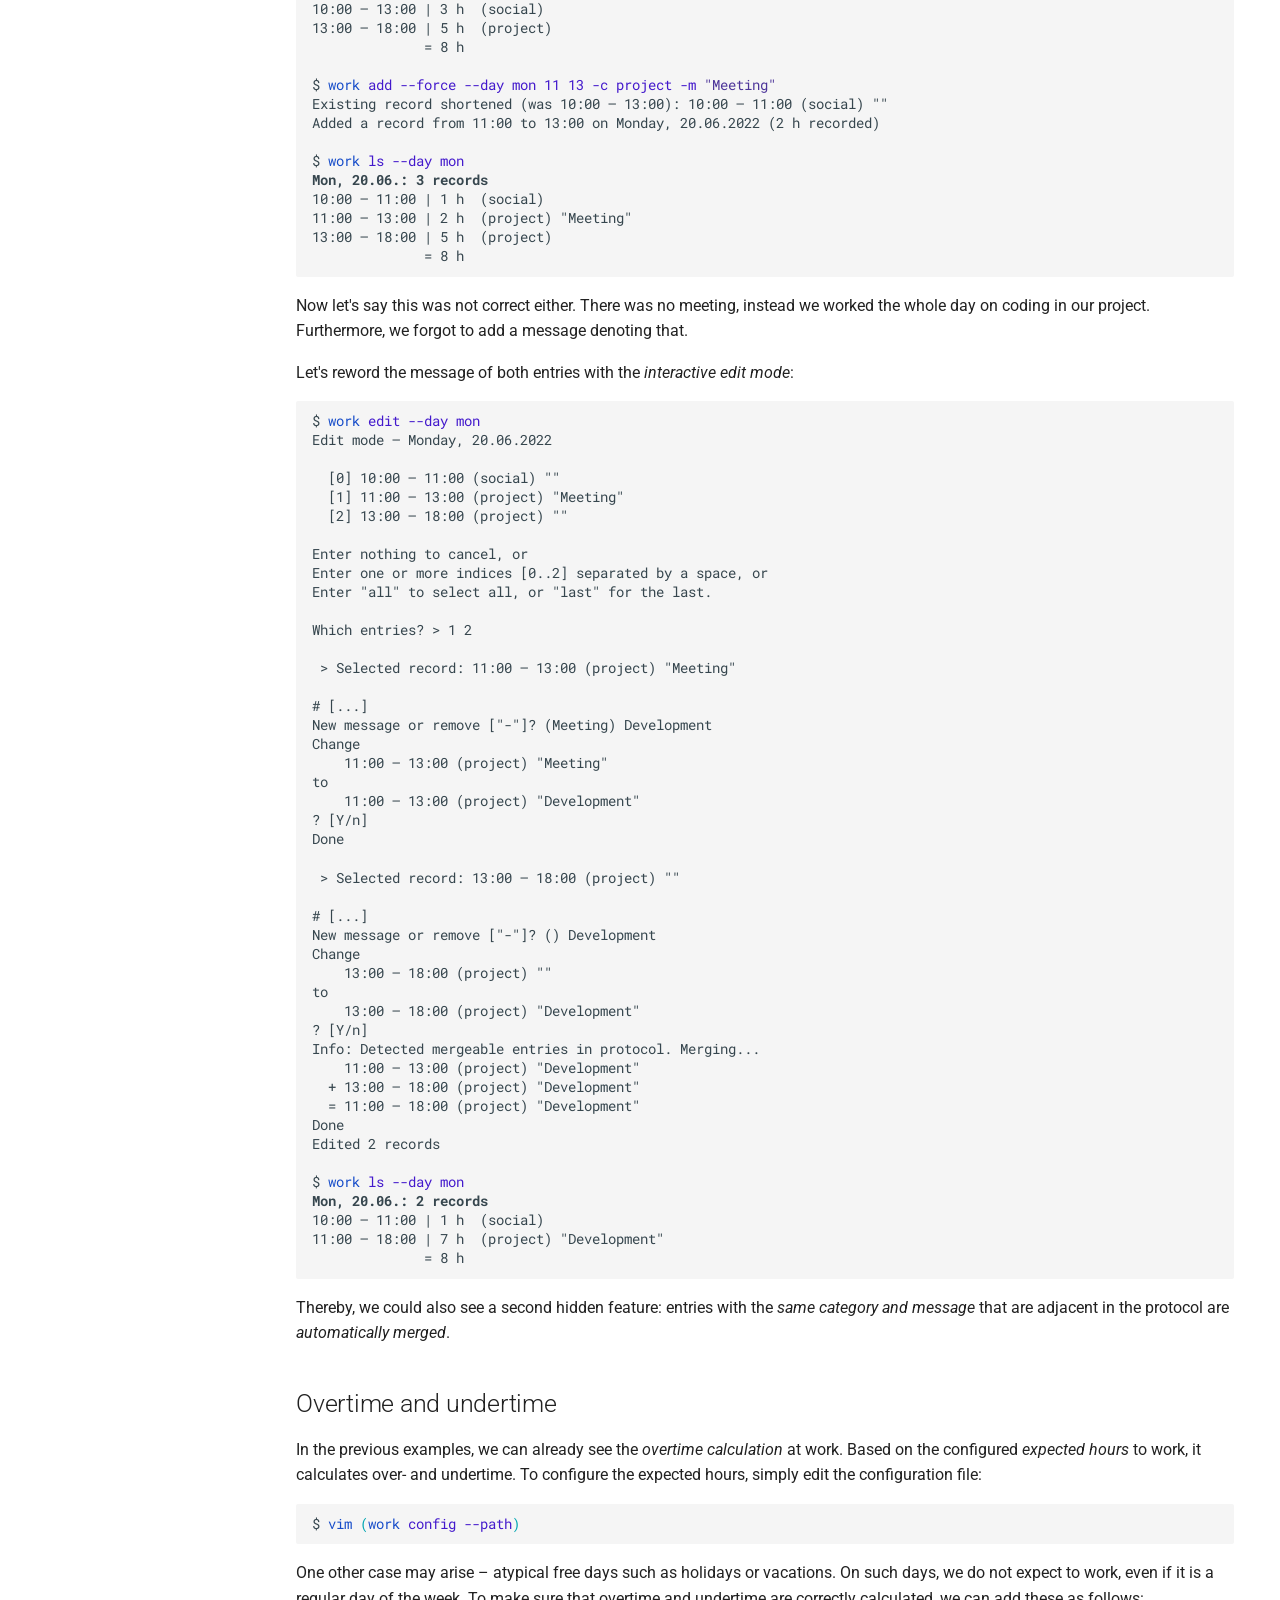
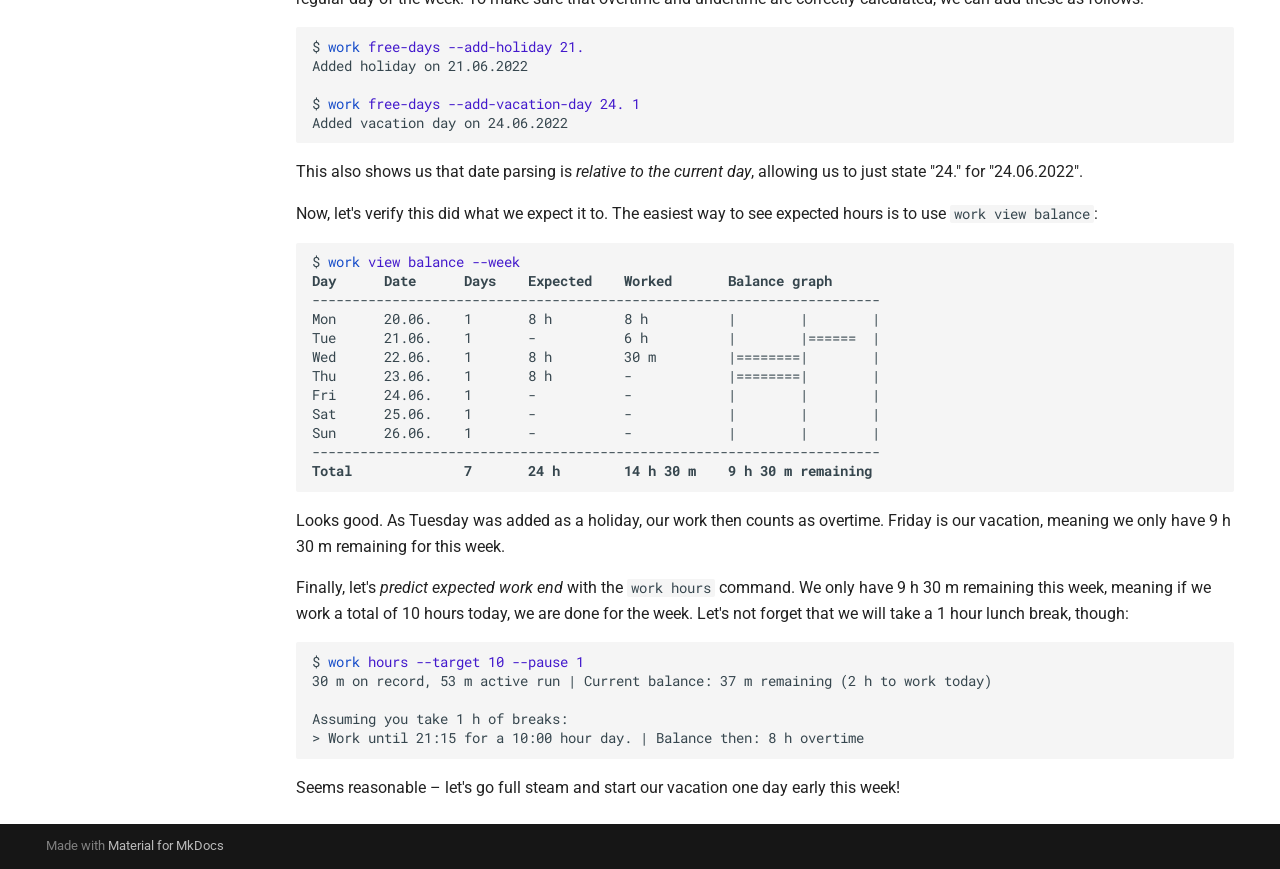
<file: examples/index.html>
<!doctype html>
<html lang="en" class="no-js">
  <head>
    
      <meta charset="utf-8">
      <meta name="viewport" content="width=device-width,initial-scale=1">
      
      
      
        <link rel="canonical" href="https://vauhoch.zett.cc/work/examples/">
      
      
        <link rel="prev" href="..">
      
      
        <link rel="next" href="../configuration/">
      
      
        
      
      
      <link rel="icon" href="../static/favicon.png">
      <meta name="generator" content="mkdocs-1.6.1, mkdocs-material-9.7.7">
    
    
      
        <title>Examples - work</title>
      
    
    
      <link rel="stylesheet" href="../assets/stylesheets/main.ec1eaa64.min.css">
      
        
        <link rel="stylesheet" href="../assets/stylesheets/palette.ab4e12ef.min.css">
      
      


    
    
      
    
    
      
        
        
        <link rel="preconnect" href="https://fonts.gstatic.com" crossorigin>
        <link rel="stylesheet" href="https://fonts.googleapis.com/css?family=Roboto:300,300i,400,400i,700,700i%7CRoboto+Mono:400,400i,700,700i&display=fallback">
        <style>:root{--md-text-font:"Roboto";--md-code-font:"Roboto Mono"}</style>
      
    
    
      <link rel="stylesheet" href="../static/terminal.css">
    
    <script>__md_scope=new URL("..",location),__md_hash=e=>[...e].reduce(((e,_)=>(e<<5)-e+_.charCodeAt(0)),0),__md_get=(e,_=localStorage,t=__md_scope)=>JSON.parse(_.getItem(t.pathname+"."+e)),__md_set=(e,_,t=localStorage,a=__md_scope)=>{try{t.setItem(a.pathname+"."+e,JSON.stringify(_))}catch(e){}}</script>
    
      

    
    
  </head>
  
  
    
    
    
    
    
    <body dir="ltr" data-md-color-scheme="default" data-md-color-primary="white" data-md-color-accent="blue">
  
    
    <input class="md-toggle" data-md-toggle="drawer" type="checkbox" id="__drawer" autocomplete="off">
    <input class="md-toggle" data-md-toggle="search" type="checkbox" id="__search" autocomplete="off">
    <label class="md-overlay" for="__drawer"></label>
    <div data-md-component="skip">
      
        
        <a href="#user-guide" class="md-skip">
          Skip to content
        </a>
      
    </div>
    <div data-md-component="announce">
      
    </div>
    
    
      

<header class="md-header" data-md-component="header">
  <nav class="md-header__inner md-grid" aria-label="Header">
    <a href=".." title="work" class="md-header__button md-logo" aria-label="work" data-md-component="logo">
      
  
  <svg xmlns="http://www.w3.org/2000/svg" viewBox="0 0 24 24"><path d="M3.045 18.894 9.94 12 3.045 5.106a.75.75 0 0 1 1.06-1.061l7.425 7.425a.75.75 0 0 1 0 1.06l-7.424 7.425a.75.75 0 0 1-1.061-1.06Zm8.205.606a.75.75 0 0 0 0 1.5h9.5a.75.75 0 0 0 0-1.5z"/></svg>

    </a>
    <label class="md-header__button md-icon" for="__drawer">
      
      <svg xmlns="http://www.w3.org/2000/svg" viewBox="0 0 24 24"><path d="M3 6h18v2H3zm0 5h18v2H3zm0 5h18v2H3z"/></svg>
    </label>
    <div class="md-header__title" data-md-component="header-title">
      <div class="md-header__ellipsis">
        <div class="md-header__topic">
          <span class="md-ellipsis">
            work
          </span>
        </div>
        <div class="md-header__topic" data-md-component="header-topic">
          <span class="md-ellipsis">
            
              Examples
            
          </span>
        </div>
      </div>
    </div>
    
      
    
    
    
    
      
      
        <label class="md-header__button md-icon" for="__search">
          
          <svg xmlns="http://www.w3.org/2000/svg" viewBox="0 0 24 24"><path d="M9.5 3A6.5 6.5 0 0 1 16 9.5c0 1.61-.59 3.09-1.56 4.23l.27.27h.79l5 5-1.5 1.5-5-5v-.79l-.27-.27A6.52 6.52 0 0 1 9.5 16 6.5 6.5 0 0 1 3 9.5 6.5 6.5 0 0 1 9.5 3m0 2C7 5 5 7 5 9.5S7 14 9.5 14 14 12 14 9.5 12 5 9.5 5"/></svg>
        </label>
        <div class="md-search" data-md-component="search" role="dialog">
  <label class="md-search__overlay" for="__search"></label>
  <div class="md-search__inner" role="search">
    <form class="md-search__form" name="search">
      <input type="text" class="md-search__input" name="query" aria-label="Search" placeholder="Search" autocapitalize="off" autocorrect="off" autocomplete="off" spellcheck="false" data-md-component="search-query" required>
      <label class="md-search__icon md-icon" for="__search">
        
        <svg xmlns="http://www.w3.org/2000/svg" viewBox="0 0 24 24"><path d="M9.5 3A6.5 6.5 0 0 1 16 9.5c0 1.61-.59 3.09-1.56 4.23l.27.27h.79l5 5-1.5 1.5-5-5v-.79l-.27-.27A6.52 6.52 0 0 1 9.5 16 6.5 6.5 0 0 1 3 9.5 6.5 6.5 0 0 1 9.5 3m0 2C7 5 5 7 5 9.5S7 14 9.5 14 14 12 14 9.5 12 5 9.5 5"/></svg>
        
        <svg xmlns="http://www.w3.org/2000/svg" viewBox="0 0 24 24"><path d="M20 11v2H8l5.5 5.5-1.42 1.42L4.16 12l7.92-7.92L13.5 5.5 8 11z"/></svg>
      </label>
      <nav class="md-search__options" aria-label="Search">
        
        <button type="reset" class="md-search__icon md-icon" title="Clear" aria-label="Clear" tabindex="-1">
          
          <svg xmlns="http://www.w3.org/2000/svg" viewBox="0 0 24 24"><path d="M19 6.41 17.59 5 12 10.59 6.41 5 5 6.41 10.59 12 5 17.59 6.41 19 12 13.41 17.59 19 19 17.59 13.41 12z"/></svg>
        </button>
      </nav>
      
    </form>
    <div class="md-search__output">
      <div class="md-search__scrollwrap" tabindex="0" data-md-scrollfix>
        <div class="md-search-result" data-md-component="search-result">
          <div class="md-search-result__meta">
            Initializing search
          </div>
          <ol class="md-search-result__list" role="presentation"></ol>
        </div>
      </div>
    </div>
  </div>
</div>
      
    
    
  </nav>
  
</header>
    
    <div class="md-container" data-md-component="container">
      
      
        
          
            
<nav class="md-tabs" aria-label="Tabs" data-md-component="tabs">
  <div class="md-grid">
    <ul class="md-tabs__list">
      
        
  
  
  
  
    <li class="md-tabs__item">
      <a href=".." class="md-tabs__link">
        
  
  
    
  
  Home

      </a>
    </li>
  

      
        
  
  
  
    
  
  
    <li class="md-tabs__item md-tabs__item--active">
      <a href="./" class="md-tabs__link">
        
  
  
    
  
  Examples

      </a>
    </li>
  

      
        
  
  
  
  
    <li class="md-tabs__item">
      <a href="../configuration/" class="md-tabs__link">
        
  
  
    
  
  Configuration

      </a>
    </li>
  

      
        
  
  
  
  
    <li class="md-tabs__item">
      <a href="../releases/" class="md-tabs__link">
        
  
  
    
  
  Release History

      </a>
    </li>
  

      
    </ul>
  </div>
</nav>
          
        
      
      <main class="md-main" data-md-component="main">
        <div class="md-main__inner md-grid">
          
            
              
              <div class="md-sidebar md-sidebar--primary" data-md-component="sidebar" data-md-type="navigation" >
                <div class="md-sidebar__scrollwrap">
                  <div class="md-sidebar__inner">
                    


  


  

<nav class="md-nav md-nav--primary md-nav--lifted md-nav--integrated" aria-label="Navigation" data-md-level="0">
  <label class="md-nav__title" for="__drawer">
    <a href=".." title="work" class="md-nav__button md-logo" aria-label="work" data-md-component="logo">
      
  
  <svg xmlns="http://www.w3.org/2000/svg" viewBox="0 0 24 24"><path d="M3.045 18.894 9.94 12 3.045 5.106a.75.75 0 0 1 1.06-1.061l7.425 7.425a.75.75 0 0 1 0 1.06l-7.424 7.425a.75.75 0 0 1-1.061-1.06Zm8.205.606a.75.75 0 0 0 0 1.5h9.5a.75.75 0 0 0 0-1.5z"/></svg>

    </a>
    work
  </label>
  
  <ul class="md-nav__list" data-md-scrollfix>
    
      
      
  
  
  
  
    <li class="md-nav__item">
      <a href=".." class="md-nav__link">
        
  
  
  <span class="md-ellipsis">
    
  
    Home
  

    
  </span>
  
  

      </a>
    </li>
  

    
      
      
  
  
    
  
  
  
    <li class="md-nav__item md-nav__item--active">
      
      <input class="md-nav__toggle md-toggle" type="checkbox" id="__toc">
      
      
        
      
      
        <label class="md-nav__link md-nav__link--active" for="__toc">
          
  
  
  <span class="md-ellipsis">
    
  
    Examples
  

    
  </span>
  
  

          <span class="md-nav__icon md-icon"></span>
        </label>
      
      <a href="./" class="md-nav__link md-nav__link--active">
        
  
  
  <span class="md-ellipsis">
    
  
    Examples
  

    
  </span>
  
  

      </a>
      
        

<nav class="md-nav md-nav--secondary" aria-label="Table of contents">
  
  
  
    
  
  
    <label class="md-nav__title" for="__toc">
      <span class="md-nav__icon md-icon"></span>
      Table of contents
    </label>
    <ul class="md-nav__list" data-md-component="toc" data-md-scrollfix>
      
        <li class="md-nav__item">
  <a href="#time-tracking" class="md-nav__link">
    <span class="md-ellipsis">
      
        Time tracking
      
    </span>
  </a>
  
</li>
      
        <li class="md-nav__item">
  <a href="#analysis-and-modification" class="md-nav__link">
    <span class="md-ellipsis">
      
        Analysis and modification
      
    </span>
  </a>
  
</li>
      
        <li class="md-nav__item">
  <a href="#overtime-and-undertime" class="md-nav__link">
    <span class="md-ellipsis">
      
        Overtime and undertime
      
    </span>
  </a>
  
</li>
      
    </ul>
  
</nav>
      
    </li>
  

    
      
      
  
  
  
  
    <li class="md-nav__item">
      <a href="../configuration/" class="md-nav__link">
        
  
  
  <span class="md-ellipsis">
    
  
    Configuration
  

    
  </span>
  
  

      </a>
    </li>
  

    
      
      
  
  
  
  
    <li class="md-nav__item">
      <a href="../releases/" class="md-nav__link">
        
  
  
  <span class="md-ellipsis">
    
  
    Release History
  

    
  </span>
  
  

      </a>
    </li>
  

    
  </ul>
</nav>
                  </div>
                </div>
              </div>
            
            
          
          
            <div class="md-content" data-md-component="content">
              
              <article class="md-content__inner md-typeset">
                
                  



<h1 id="user-guide">User Guide</h1>
<p>Let's go over the features of <code>work</code> with an example use case.</p>
<h2 id="time-tracking">Time tracking</h2>
<p>Assume we start our workday and <strong>enter the office at 10:00</strong>.
We meet a colleague in the hall and <strong>discuss our project until 10:30</strong>.
Then, we sit down at our desk and start our computer.
We open a shell and type:</p>
<div class="highlight term"><pre><code>$ <span class="t-cmd">work</span> <span class="t-param">start 10</span>
Started work at 10:00

$ <span class="t-cmd">work</span> <span class="t-param">switch 10:30 -c project -m</span> <span class="t-quote">"Discussion with colleague"</span>
Switched work at 10:30 (30 m recorded)
</code></pre></div>
<p>What has now happened is that we...</p>
<ul>
<li>...added our first entry to the log from 10:00–10:30 with category "project" and a message.</li>
<li>...started a new work item at 10:30.</li>
</ul>
<p>Assume that we also discussed with our colleague yesterday, but we forgot to track that in our log.
Furthermore, we worked the rest of the day on our project and developed new features.
To retroactively add the entries, we type:</p>
<div class="highlight term"><pre><code>$ <span class="t-cmd">work</span> <span class="t-param">add --day yesterday 10 10:30 -c project -m</span> <span class="t-quote">"Discussion with colleague"</span>
Added a record from 10:00 to 10:30 yesterday (30 m recorded)

$ <span class="t-cmd">work</span> <span class="t-param">add --day yesterday 10:30 16 -c project -m</span> <span class="t-quote">"Development"</span>
Added a record from 10:30 to 16:00 yesterday (5 h 30 m recorded)
</code></pre></div>
<p>Let's inspect what has now been logged:</p>
<div class="highlight term"><pre><code>$ <span class="t-cmd">work</span> <span class="t-param">ls --since yesterday</span>
<span class="t-bold">Tue, 21.06.: 2 records</span>
10:00 – 10:30 | 30 m      (project) "Discussion with colleague"
10:30 – 16:00 | 5 h 30 m  (project) "Development"
              = 6 h

<span class="t-bold">Wed, 22.06.: 1 record</span>
10:00 – 10:30 | 30 m  (project) "Discussion with colleague"
              = 30 m

<span class="t-bold">Total: 3 records, 6 h 30 m worked</span>
</code></pre></div>
<p>Notice:</p>
<ul>
<li>We have added two identical entries to the log, one with <code>work add</code>, and one with <code>work start</code> and <code>work switch</code>.</li>
<li>We are currently working, but no entry has been logged yet.</li>
</ul>
<p>We realize that we actually took a break before <strong>starting to work at 10:45</strong>.
To change the start time of the active run, we use <code>work start --force</code>.</p>
<div class="highlight term"><pre><code>$ <span class="t-cmd">work</span> <span class="t-param">start 1045 --force</span>
Started work at 10:45
</code></pre></div>
<p>Now, we want to check if this did what we expected and <code>work</code> is currently "active" and a run has been started at 10:45.
For that, we can do one of the following:</p>
<ol>
<li>
<p><code>work status</code> checks <em>if a run is currently active</em> and additionally <em>informs us about our work week</em> (time left, week balance).</p>
<div class="highlight term"><pre><code>$ <span class="t-cmd">date</span>                                            # assume it is 11:38
Wed, 22. Jun 2022, 11:38:20 CEST

$ <span class="t-cmd">work</span> <span class="t-param">status</span>                                     # check work status (at 11:38)
<span class="t-blue">Active</span> since 10:45 today (53 m)
> 1 h 23 m worked until now – 1 entry on record   # includes log entries + active run
> Last entry ends at 10:30                        # last entry stored in log

Workweek status:
    8 h 37 m left (until 20:15)                   # time to complete expected hours
    Week balance: <span class="t-orange">2 h undertime</span>
</code></pre></div>
</li>
<li>
<p><code>work list --include-active</code> (alias <code>ls</code>) lists logged entries but <em>includes the active run</em>.</p>
<div class="highlight term"><pre><code>$ <span class="t-cmd">work</span> <span class="t-param">ls --include-active</span>
<span class="t-bold">Wed, 22.06.: 1 record (+ active run)</span>
10:00 – 10:30 | 30 m  (project) "Discussion with colleague"
<span class="t-blue">10:45 ~</span>       | 53 m
              = 1 h 23 m
</code></pre></div>
</li>
<li>
<p>Finally, we can use the special short-hand <code>work day</code>, which is equivalent to <code>work list --include-active --with-breaks --list-empty</code>.</p>
<div class="highlight term"><pre><code>$ <span class="t-cmd">work</span> <span class="t-param">day</span>
<span class="t-bold">Wed, 22.06.: 1 record (+ active run)</span>
10:00 – 10:30 | 30 m        (project) "Discussion with colleague"
              <span class="t-gray">· 15 m break</span>
<span class="t-blue">10:45 ~</span>       | 53 m
              = 1 h 23 m <span class="t-gray">(+ 15 m of breaks)</span>
</code></pre></div>
</li>
</ol>
<h2 id="analysis-and-modification">Analysis and modification</h2>
<p>We want to look back at our work week and understand (1) how much we worked and (2) on which projects.
First, we check <em>how much we worked</em> with <code>work view balance</code>:</p>
<div class="highlight term"><pre><code>$ <span class="t-cmd">work</span> <span class="t-param">view balance --week</span>
<span class="t-bold">Day      Date      Days    Expected    Worked       Balance graph</span>
-----------------------------------------------------------------------
Mon      20.06.    1       8 h         8 h          |        |        |
Tue      21.06.    1       8 h         6 h          |      ==|        |
Wed      22.06.    1       8 h         30 m         |========|        |
Thu      23.06.    1       8 h         -            |========|        |
Fri      24.06.    1       8 h         -            |========|        |
Sat      25.06.    1       -           -            |        |        |
Sun      26.06.    1       -           -            |        |        |
-----------------------------------------------------------------------
<span class="t-bold">Total              7       40 h        14 h 30 m    25 h 30 m remaining</span>
</code></pre></div>
<p>As it is currently Wednesday, we have of course not logged any hours for Thursday and Friday yet.
Note that, on Tuesday, we have accumulated 2 hours of undertime.</p>
<p>Next, let's see exactly <em>what we worked on</em> this week with <code>work view by-category</code>:</p>
<div class="highlight term"><pre><code>$ <span class="t-cmd">work</span> <span class="t-param">view by-category -w</span>
<span class="t-bold">category    hours        %      records</span>
---------------------------------------
project     11 h 30 m    79%    4
social      3 h          21%    1
---------------------------------------
<span class="t-bold">Total       14 h 30 m           5</span>
</code></pre></div>
<p>This shows us that we have spent over 20 % of our time on social events - that can't be right!
We must have a mistake in our log.
Let's check by <em>only viewing entries with category "social"</em>:</p>
<div class="highlight term"><pre><code>$ <span class="t-cmd">work</span> <span class="t-param">ls -w --Fc social</span>
<span class="t-bold">Mon, 20.06.: 1 record</span>
10:00 – 13:00 | 3 h  (social)
              = 3 h

<span class="t-bold">Total: 1 record, 3 h worked</span>
</code></pre></div>
<p>Assume we made a mistake – we actually did not socialize from 10-13, but instead we were in a meeting from 11-13.
Let's fix our mistake and <em>force-add an entry to override the wrong log</em>:</p>
<div class="highlight term"><pre><code>$ <span class="t-cmd">work</span> <span class="t-param">ls --day mon</span>
<span class="t-bold">Mon, 20.06.: 2 records</span>
10:00 – 13:00 | 3 h  (social)
13:00 – 18:00 | 5 h  (project)
              = 8 h

$ <span class="t-cmd">work</span> <span class="t-param">add --force --day mon 11 13 -c project -m</span> <span class="t-quote">"Meeting"</span>
Existing record shortened (was 10:00 – 13:00): 10:00 – 11:00 (social) ""
Added a record from 11:00 to 13:00 on Monday, 20.06.2022 (2 h recorded)

$ <span class="t-cmd">work</span> <span class="t-param">ls --day mon</span>
<span class="t-bold">Mon, 20.06.: 3 records</span>
10:00 – 11:00 | 1 h  (social)
11:00 – 13:00 | 2 h  (project) "Meeting"
13:00 – 18:00 | 5 h  (project)
              = 8 h
</code></pre></div>
<p>Now let's say this was not correct either.
There was no meeting, instead we worked the whole day on coding in our project.
Furthermore, we forgot to add a message denoting that.</p>
<p>Let's reword the message of both entries with the <em>interactive edit mode</em>:</p>
<div class="highlight term"><pre><code>$ <span class="t-cmd">work</span> <span class="t-param">edit --day mon</span>
Edit mode – Monday, 20.06.2022

  [0] 10:00 – 11:00 (social) ""
  [1] 11:00 – 13:00 (project) "Meeting"
  [2] 13:00 – 18:00 (project) ""

Enter nothing to cancel, or
Enter one or more indices [0..2] separated by a space, or
Enter "all" to select all, or "last" for the last.

Which entries? > 1 2

 > Selected record: 11:00 – 13:00 (project) "Meeting"

# [...]
New message or remove ["-"]? (Meeting) Development
Change
    11:00 – 13:00 (project) "Meeting"
to
    11:00 – 13:00 (project) "Development"
? [Y/n]
Done

 > Selected record: 13:00 – 18:00 (project) ""

# [...]
New message or remove ["-"]? () Development
Change
    13:00 – 18:00 (project) ""
to
    13:00 – 18:00 (project) "Development"
? [Y/n]
Info: Detected mergeable entries in protocol. Merging...
    11:00 – 13:00 (project) "Development"
  + 13:00 – 18:00 (project) "Development"
  = 11:00 – 18:00 (project) "Development"
Done
Edited 2 records

$ <span class="t-cmd">work</span> <span class="t-param">ls --day mon</span>
<span class="t-bold">Mon, 20.06.: 2 records</span>
10:00 – 11:00 | 1 h  (social)
11:00 – 18:00 | 7 h  (project) "Development"
              = 8 h
</code></pre></div>
<p>Thereby, we could also see a second hidden feature: entries with the <em>same category and message</em> that are adjacent in the protocol are <em>automatically merged</em>.</p>
<h2 id="overtime-and-undertime">Overtime and undertime</h2>
<p>In the previous examples, we can already see the <em>overtime calculation</em> at work.
Based on the configured <em>expected hours</em> to work, it calculates over- and undertime.
To configure the expected hours, simply edit the configuration file:</p>
<div class="highlight term"><pre><code>$ <span class="t-cmd">vim</span> <span class="t-op">(</span><span class="t-cmd">work</span> <span class="t-param">config --path</span><span class="t-op">)</span>
</code></pre></div>
<p>One other case may arise – atypical free days such as holidays or vacations.
On such days, we do not expect to work, even if it is a regular day of the week.
To make sure that overtime and undertime are correctly calculated, we can add these as follows:</p>
<div class="highlight term"><pre><code>$ <span class="t-cmd">work</span> <span class="t-param">free-days --add-holiday 21.</span>
Added holiday on 21.06.2022

$ <span class="t-cmd">work</span> <span class="t-param">free-days --add-vacation-day 24. 1</span>
Added vacation day on 24.06.2022
</code></pre></div>
<p>This also shows us that date parsing is <em>relative to the current day</em>, allowing us to just state "24." for "24.06.2022".</p>
<p>Now, let's verify this did what we expect it to. The easiest way to see expected hours is to use <code>work view balance</code>:</p>
<div class="highlight term"><pre><code>$ <span class="t-cmd">work</span> <span class="t-param">view balance --week</span>
<span class="t-bold">Day      Date      Days    Expected    Worked       Balance graph</span>
-----------------------------------------------------------------------
Mon      20.06.    1       8 h         8 h          |        |        |
Tue      21.06.    1       -           6 h          |        |======  |
Wed      22.06.    1       8 h         30 m         |========|        |
Thu      23.06.    1       8 h         -            |========|        |
Fri      24.06.    1       -           -            |        |        |
Sat      25.06.    1       -           -            |        |        |
Sun      26.06.    1       -           -            |        |        |
-----------------------------------------------------------------------
<span class="t-bold">Total              7       24 h        14 h 30 m    9 h 30 m remaining</span>
</code></pre></div>
<p>Looks good. As Tuesday was added as a holiday, our work then counts as overtime.
Friday is our vacation, meaning we only have 9 h 30 m remaining for this week.</p>
<p>Finally, let's <em>predict expected work end</em> with the <code>work hours</code> command.
We only have 9 h 30 m remaining this week, meaning if we work a total of 10 hours today, we are done for the week.
Let's not forget that we will take a 1 hour lunch break, though:</p>
<div class="highlight term"><pre><code>$ <span class="t-cmd">work</span> <span class="t-param">hours --target 10 --pause 1</span>
30 m on record, 53 m active run | Current balance: 37 m remaining (2 h to work today)

Assuming you take 1 h of breaks:
> Work until 21:15 for a 10:00 hour day. | Balance then: 8 h overtime
</code></pre></div>
<p>Seems reasonable – let's go full steam and start our vacation one day early this week!</p>












                
              </article>
            </div>
          
          
<script>var target=document.getElementById(location.hash.slice(1));target&&target.name&&(target.checked=target.name.startsWith("__tabbed_"))</script>
        </div>
        
      </main>
      
        <footer class="md-footer">
  
  <div class="md-footer-meta md-typeset">
    <div class="md-footer-meta__inner md-grid">
      <div class="md-copyright">
  
  
    Made with
    <a href="https://squidfunk.github.io/mkdocs-material/" target="_blank" rel="noopener">
      Material for MkDocs
    </a>
  
</div>
      
    </div>
  </div>
</footer>
      
    </div>
    <div class="md-dialog" data-md-component="dialog">
      <div class="md-dialog__inner md-typeset"></div>
    </div>
    
    
    
      
      
      <script id="__config" type="application/json">{"annotate": null, "base": "..", "features": ["navigation.tabs", "toc.integrate"], "search": "../assets/javascripts/workers/search.2c215733.min.js", "tags": null, "translations": {"clipboard.copied": "Copied to clipboard", "clipboard.copy": "Copy to clipboard", "search.result.more.one": "1 more on this page", "search.result.more.other": "# more on this page", "search.result.none": "No matching documents", "search.result.one": "1 matching document", "search.result.other": "# matching documents", "search.result.placeholder": "Type to start searching", "search.result.term.missing": "Missing", "select.version": "Select version"}, "version": null}</script>
    
    
      <script src="../assets/javascripts/bundle.d7400e89.min.js"></script>
      
    
  </body>
</html>
</file>
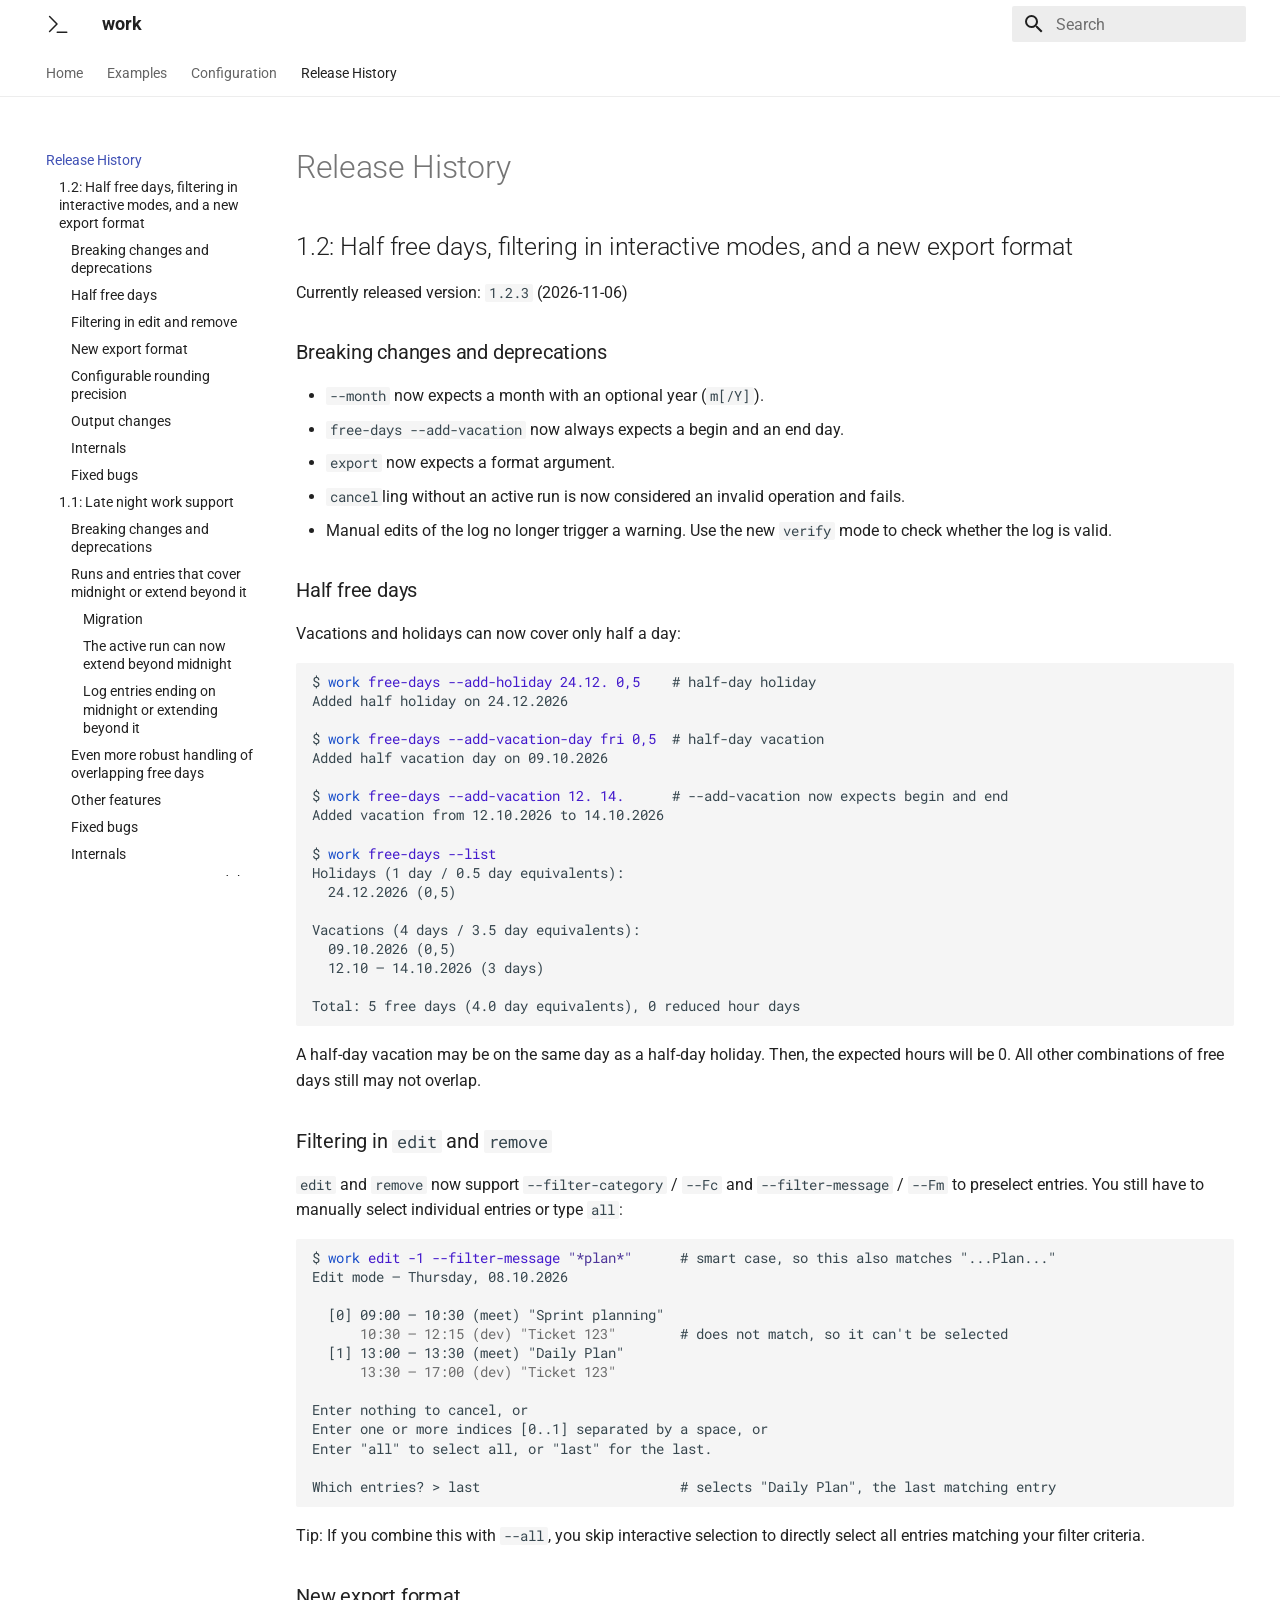
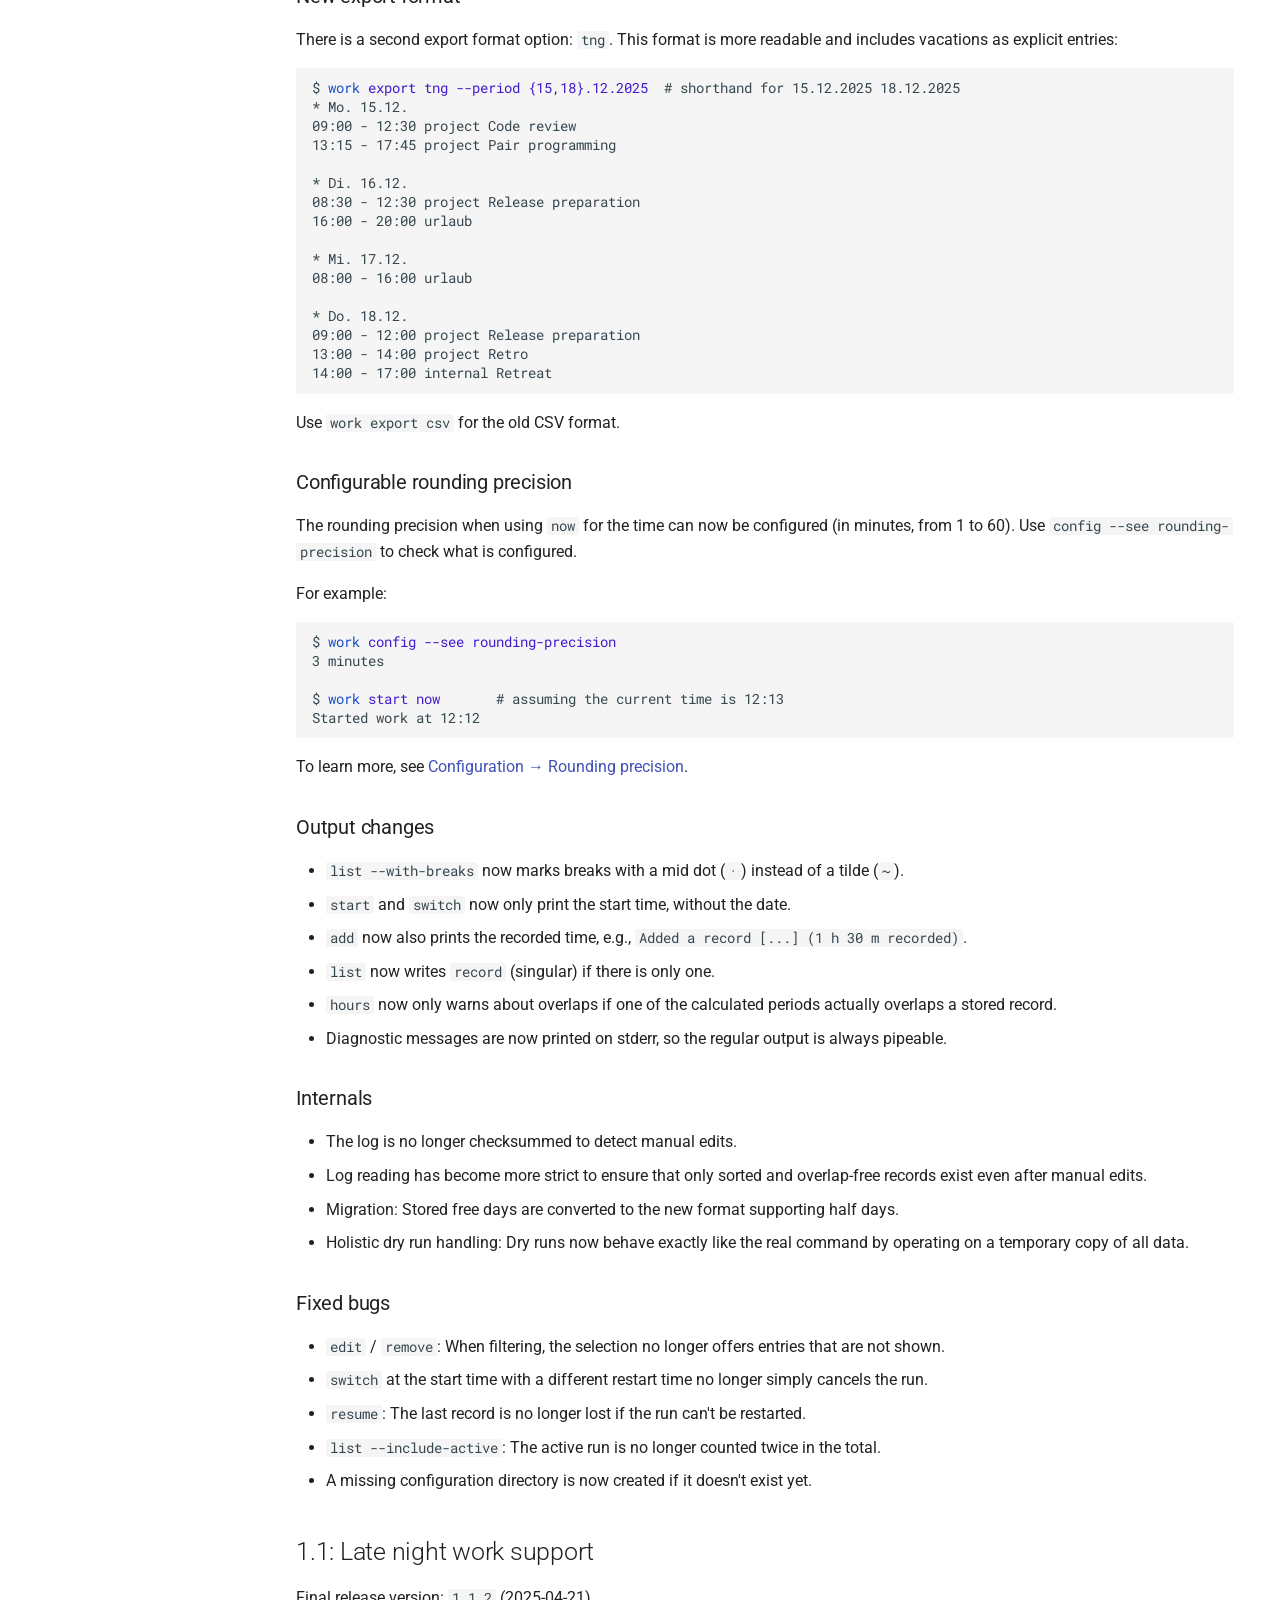
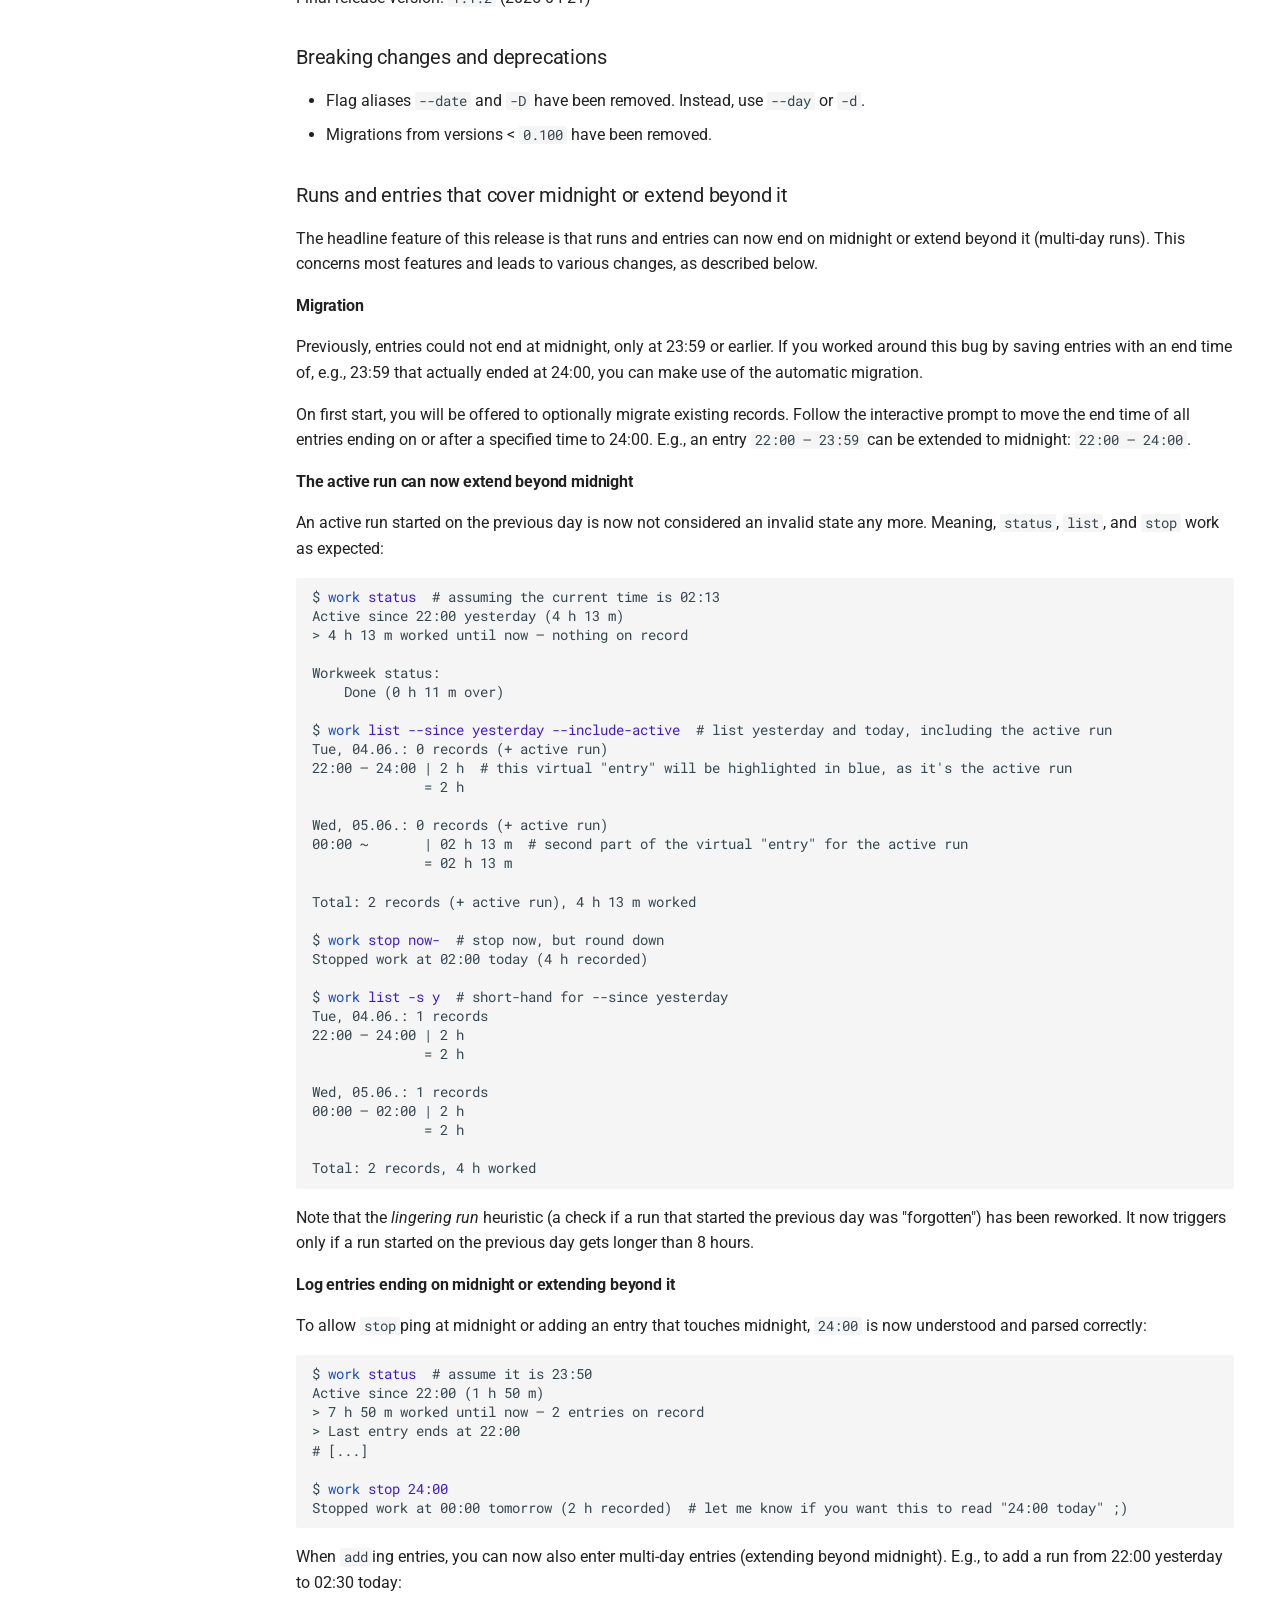
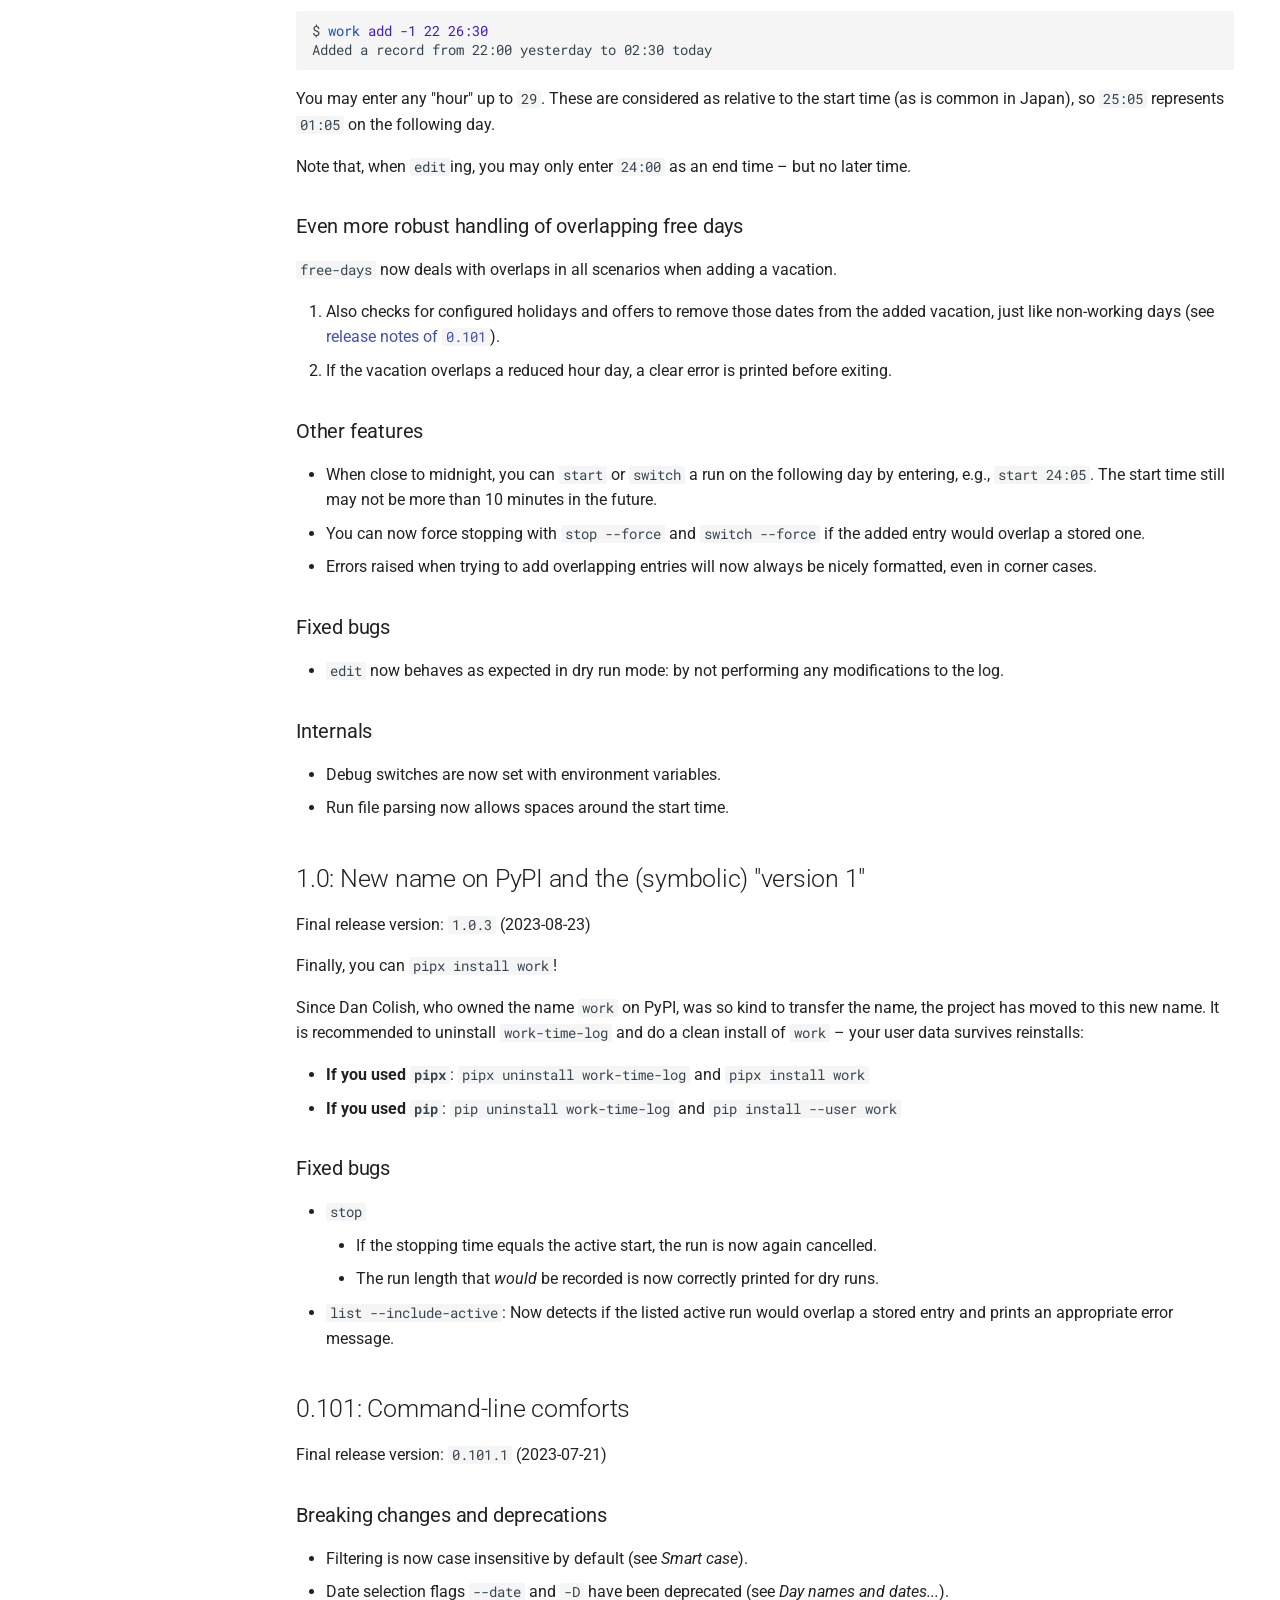
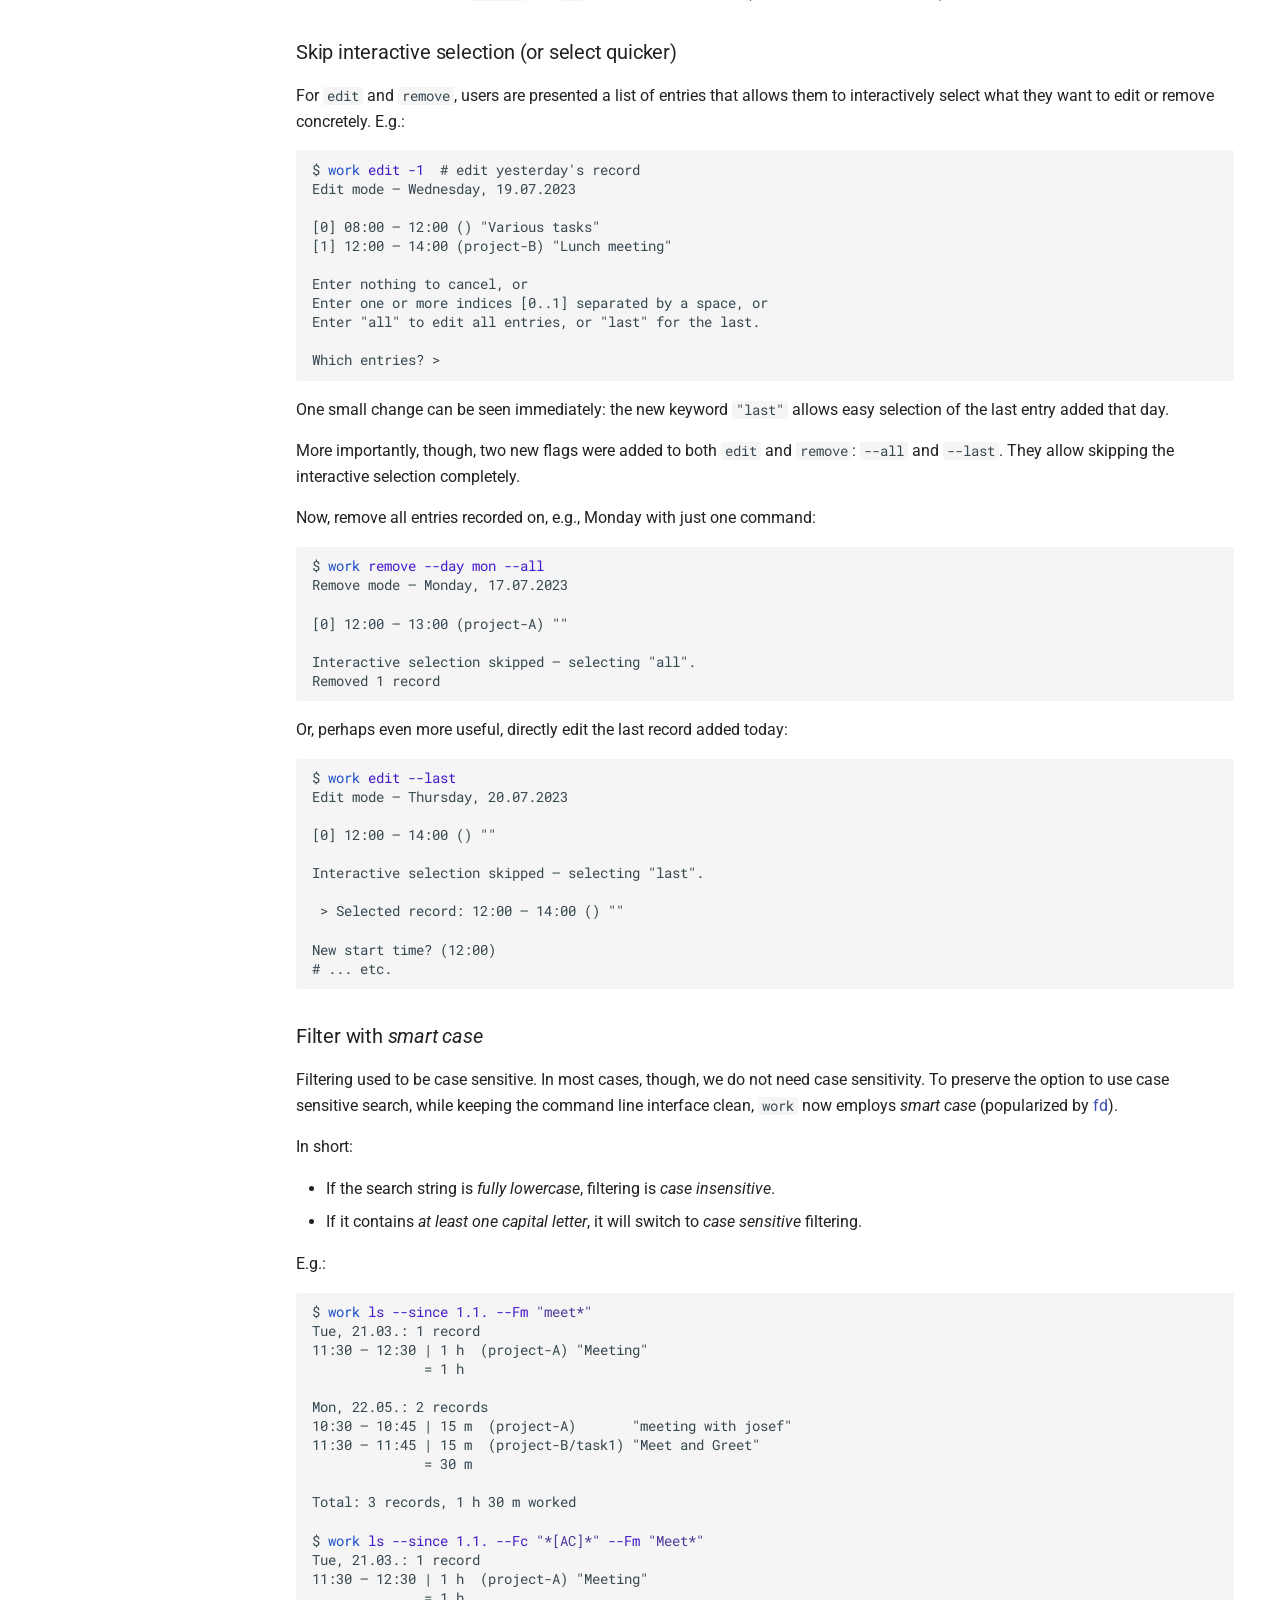
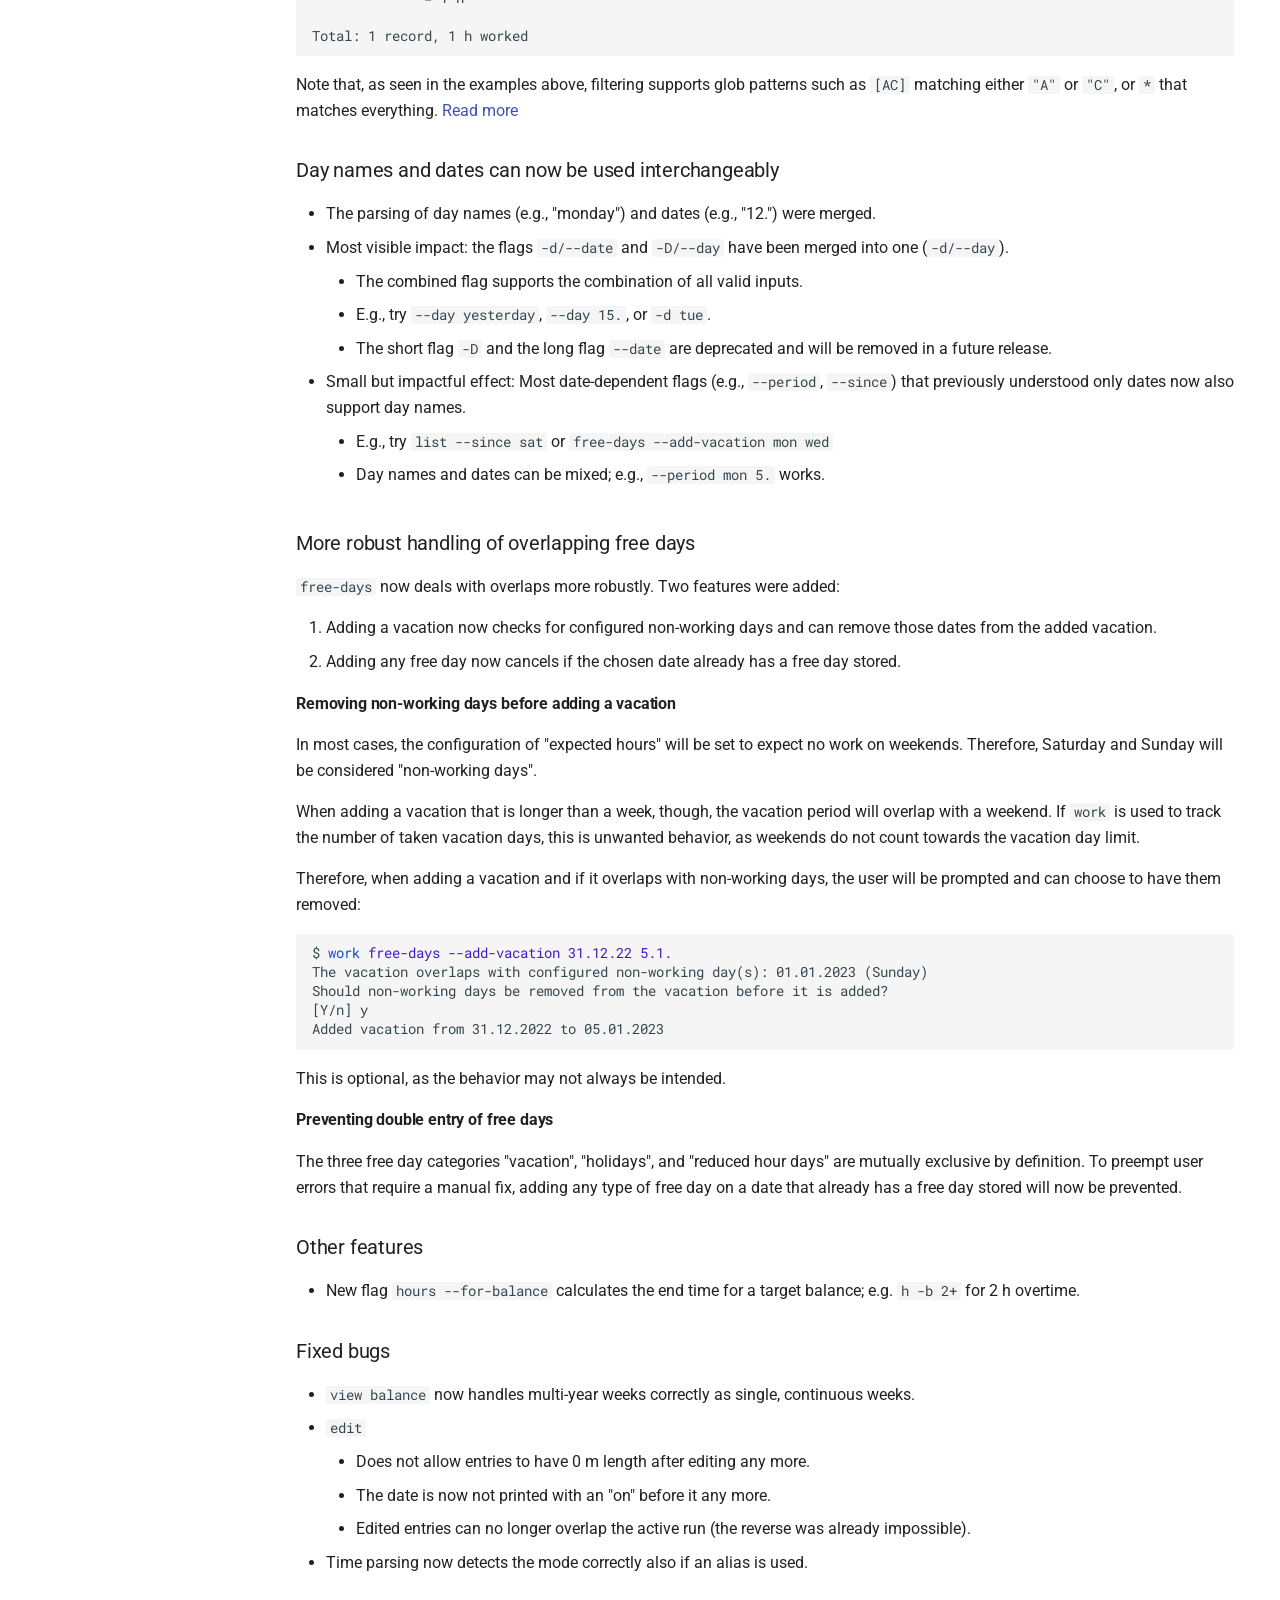
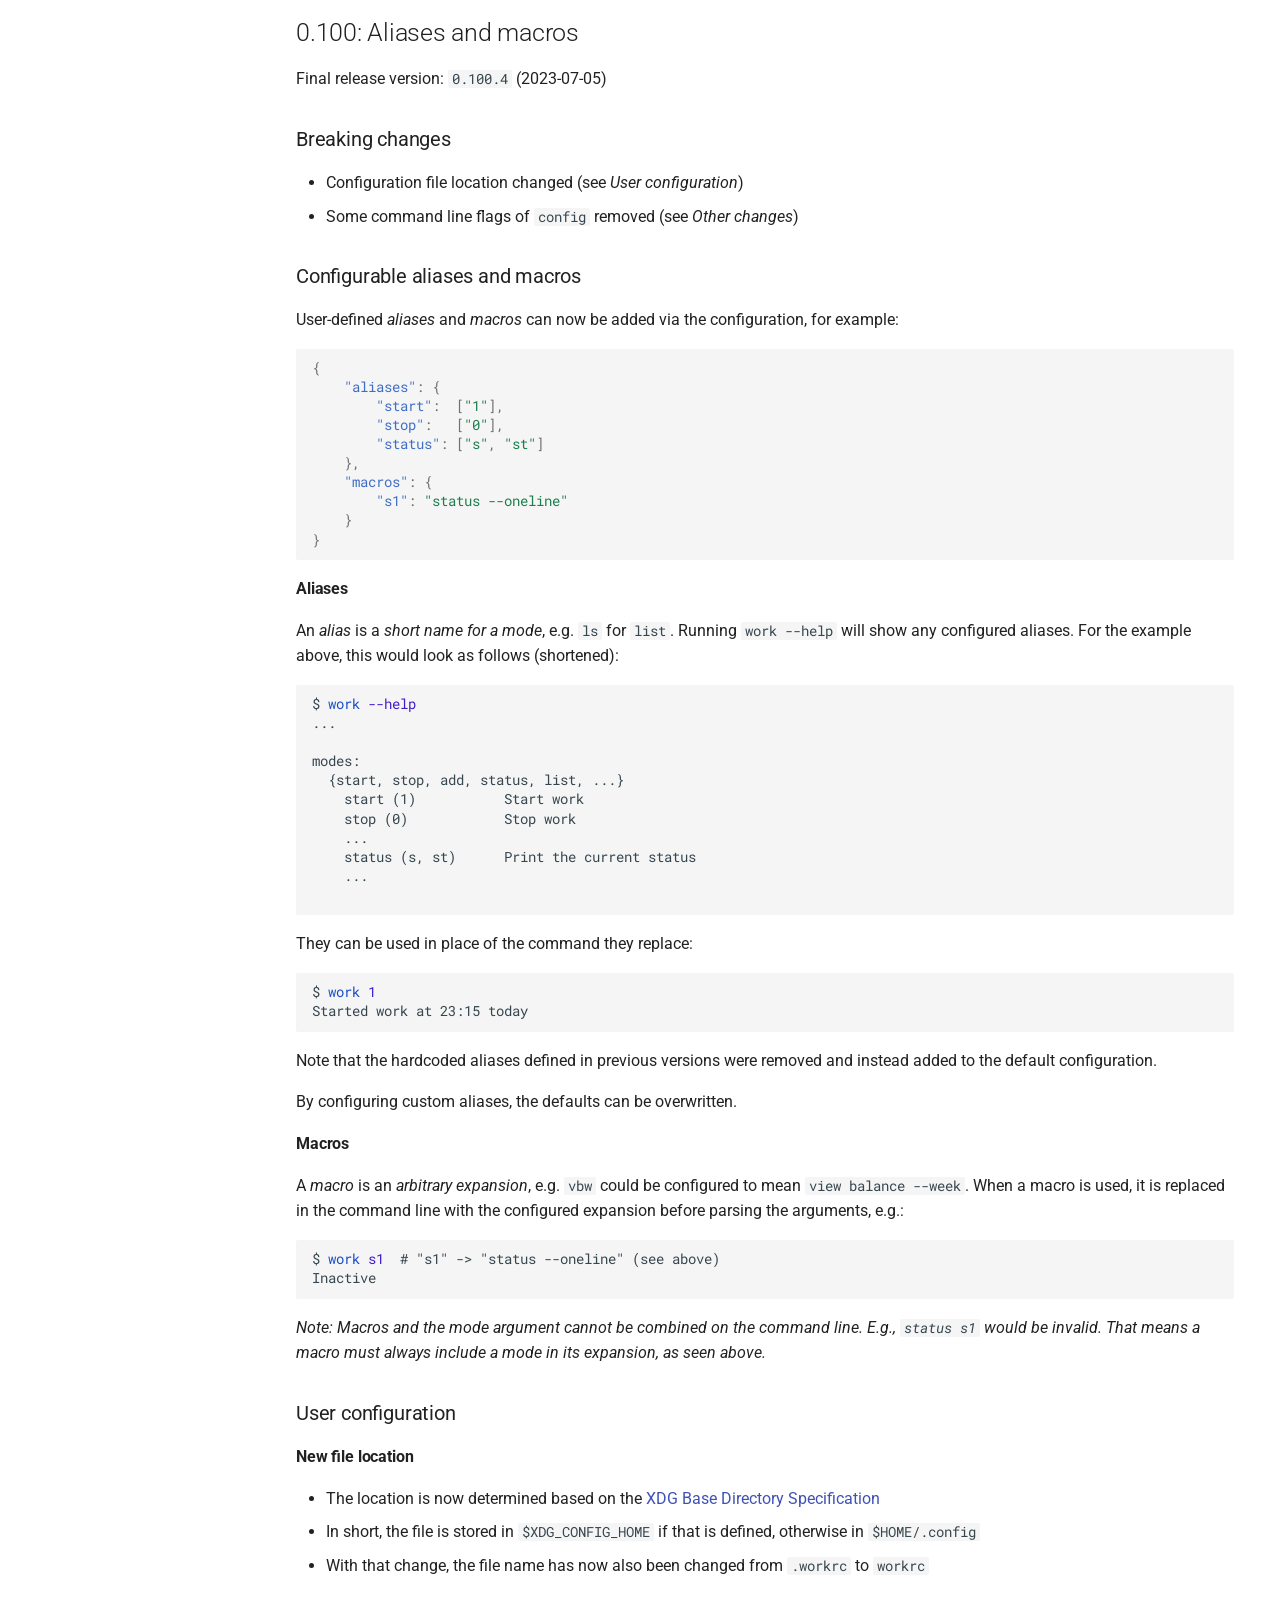
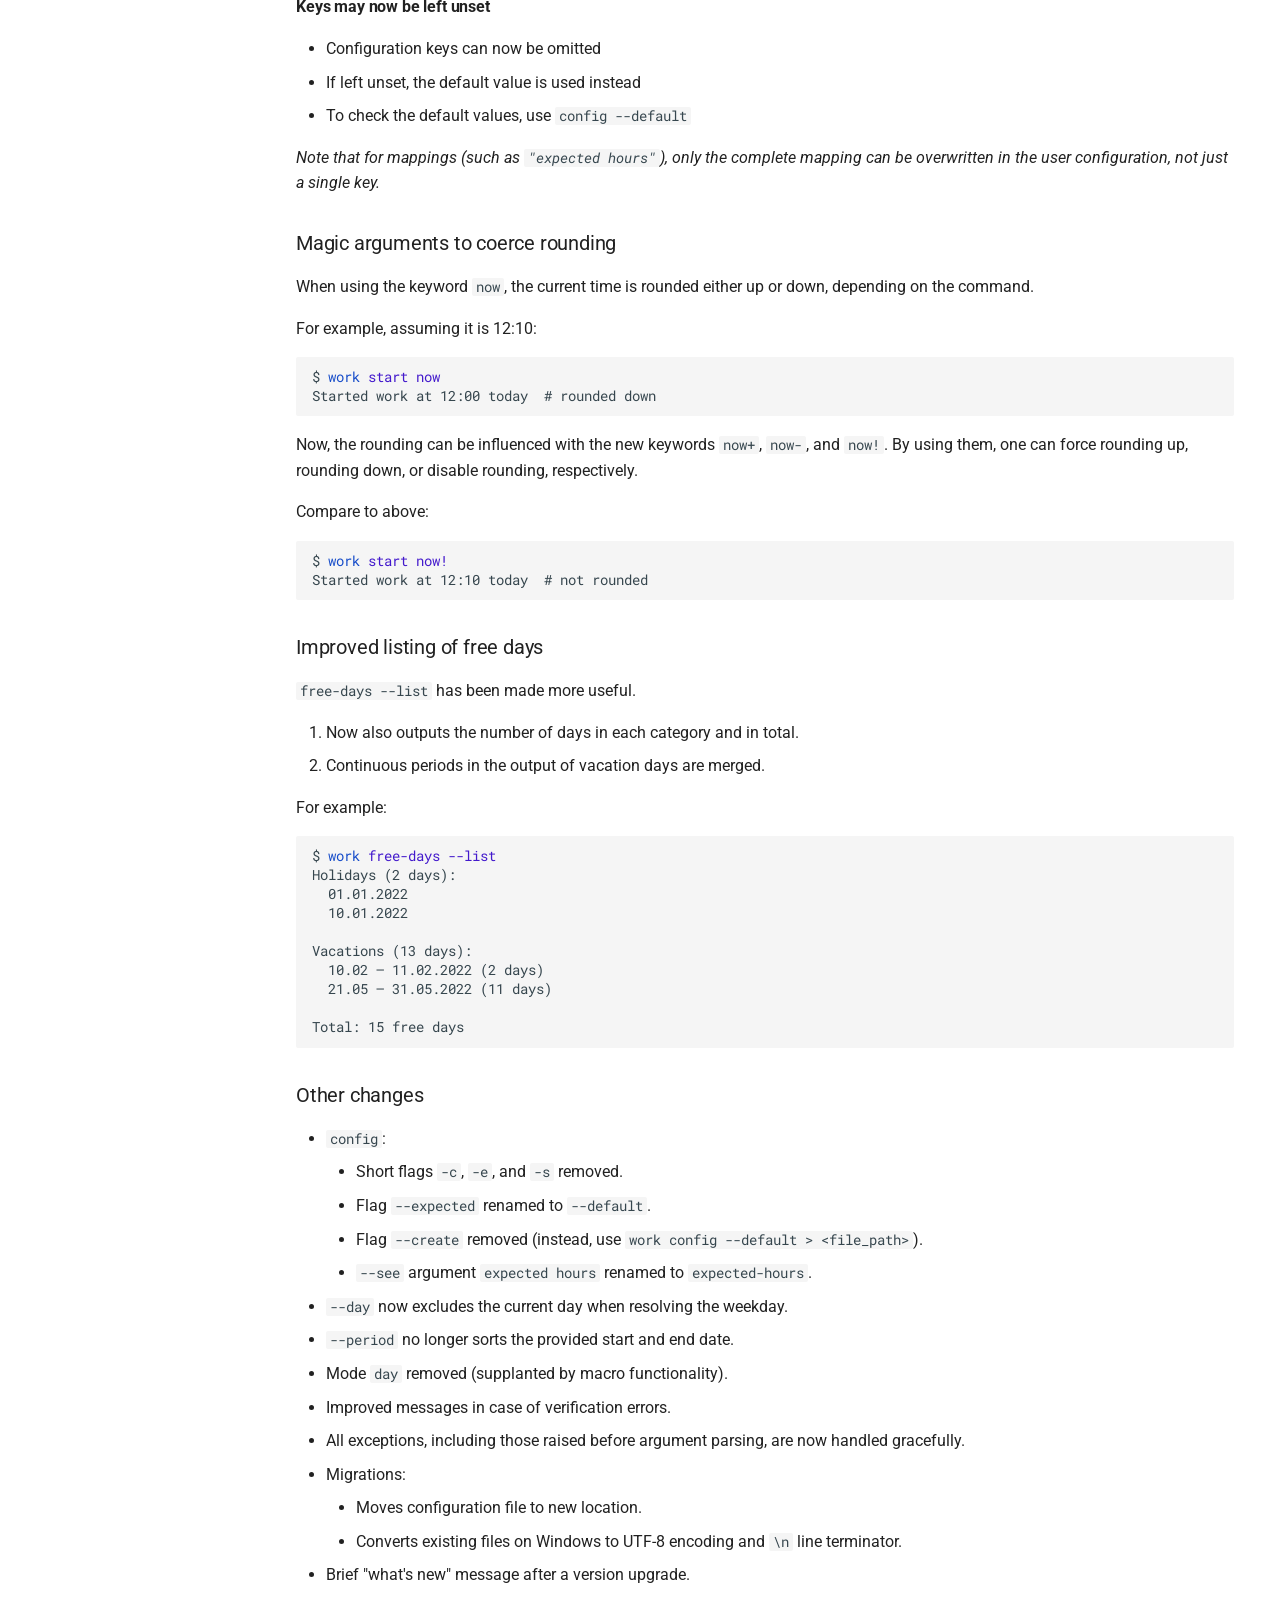
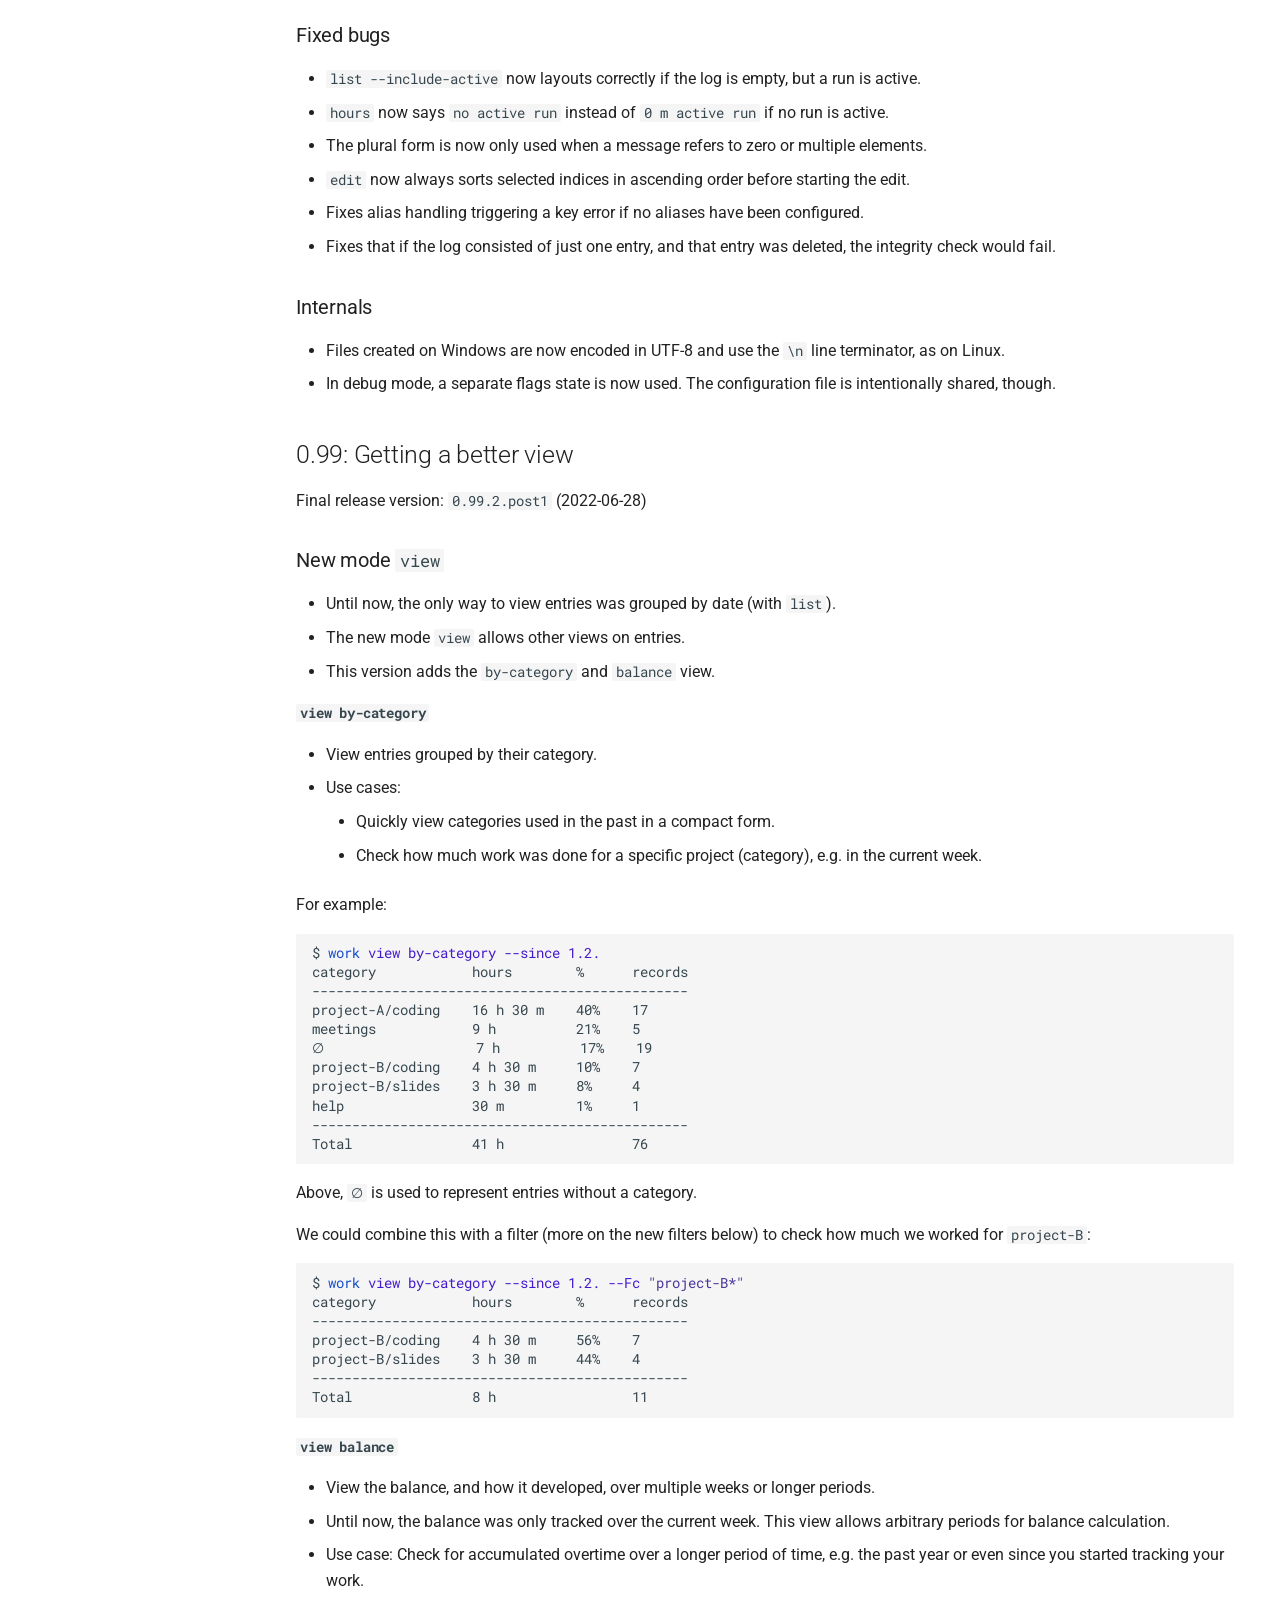
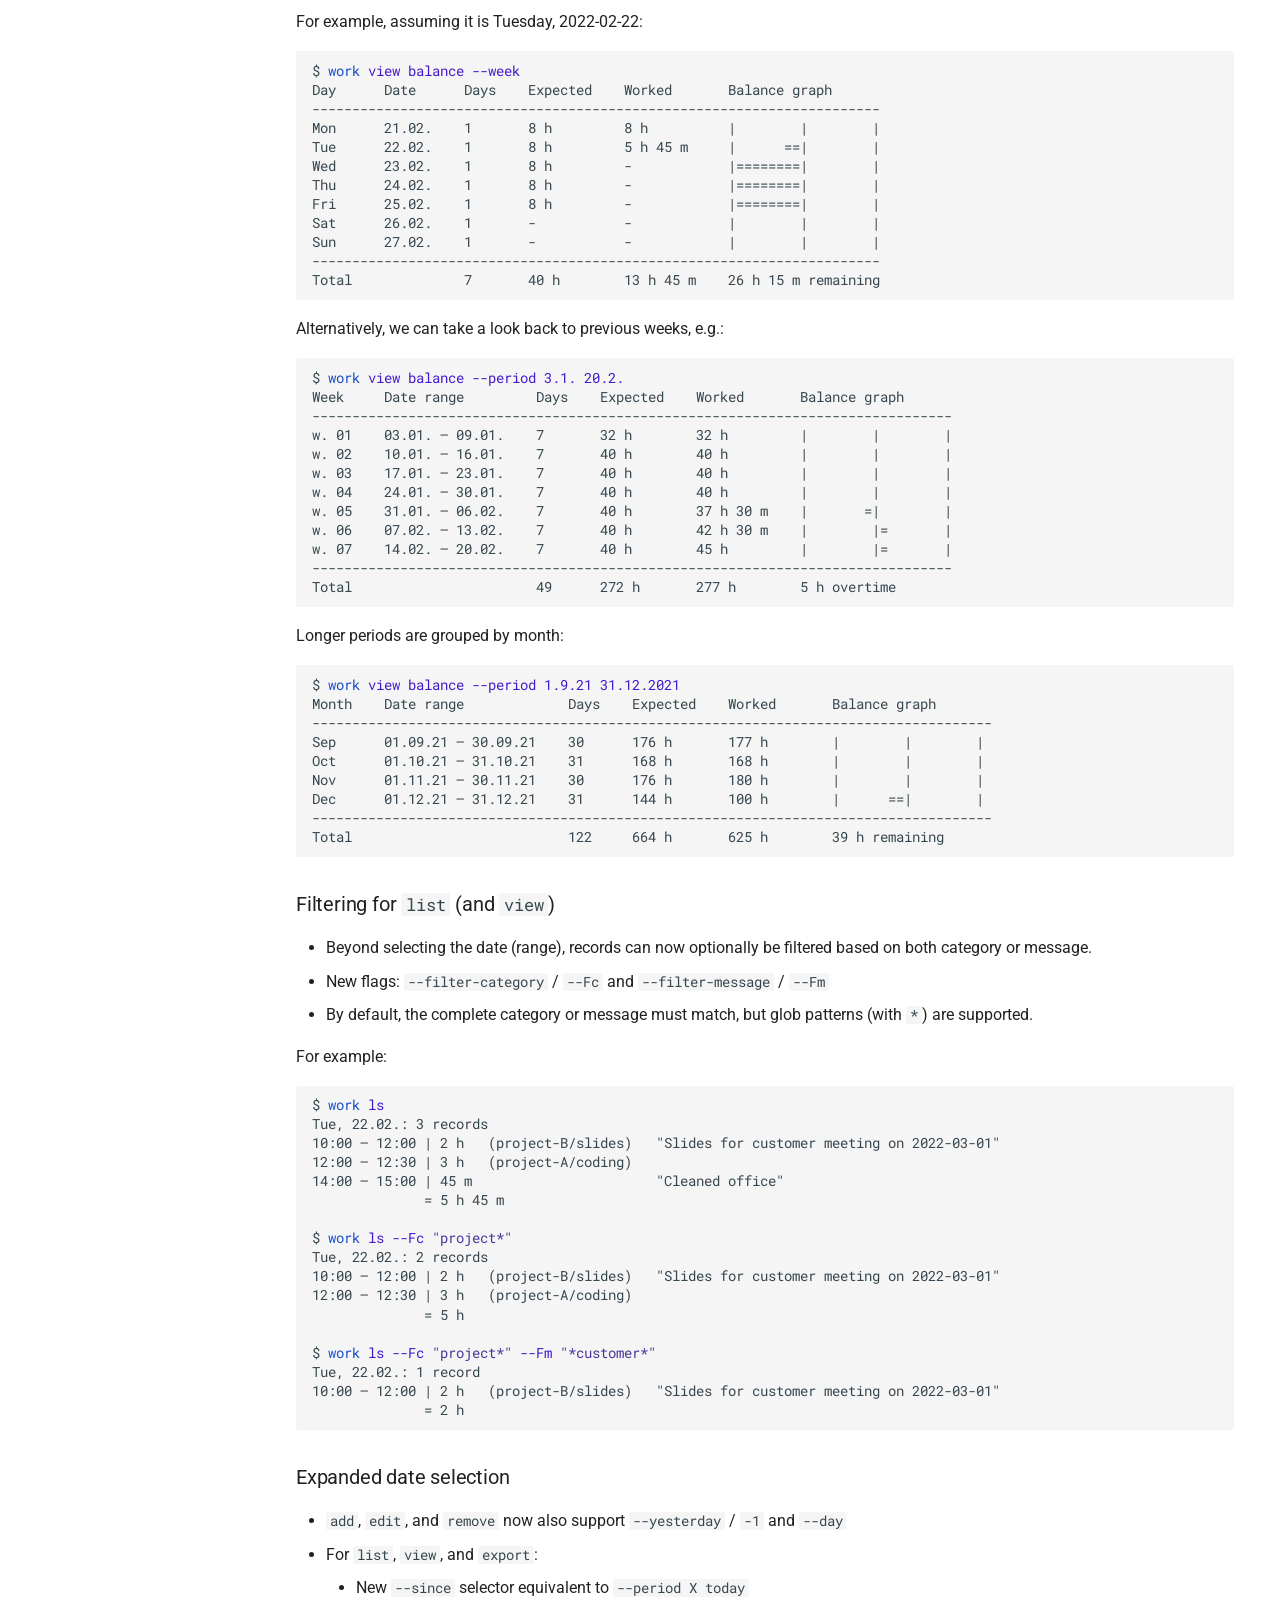
<file: releases/index.html>
<!doctype html>
<html lang="en" class="no-js">
  <head>
    
      <meta charset="utf-8">
      <meta name="viewport" content="width=device-width,initial-scale=1">
      
      
      
        <link rel="canonical" href="https://vauhoch.zett.cc/work/releases/">
      
      
        <link rel="prev" href="../configuration/">
      
      
      
        
      
      
      <link rel="icon" href="../static/favicon.png">
      <meta name="generator" content="mkdocs-1.6.1, mkdocs-material-9.7.7">
    
    
      
        <title>Release History - work</title>
      
    
    
      <link rel="stylesheet" href="../assets/stylesheets/main.ec1eaa64.min.css">
      
        
        <link rel="stylesheet" href="../assets/stylesheets/palette.ab4e12ef.min.css">
      
      


    
    
      
    
    
      
        
        
        <link rel="preconnect" href="https://fonts.gstatic.com" crossorigin>
        <link rel="stylesheet" href="https://fonts.googleapis.com/css?family=Roboto:300,300i,400,400i,700,700i%7CRoboto+Mono:400,400i,700,700i&display=fallback">
        <style>:root{--md-text-font:"Roboto";--md-code-font:"Roboto Mono"}</style>
      
    
    
      <link rel="stylesheet" href="../static/terminal.css">
    
    <script>__md_scope=new URL("..",location),__md_hash=e=>[...e].reduce(((e,_)=>(e<<5)-e+_.charCodeAt(0)),0),__md_get=(e,_=localStorage,t=__md_scope)=>JSON.parse(_.getItem(t.pathname+"."+e)),__md_set=(e,_,t=localStorage,a=__md_scope)=>{try{t.setItem(a.pathname+"."+e,JSON.stringify(_))}catch(e){}}</script>
    
      

    
    
  </head>
  
  
    
    
    
    
    
    <body dir="ltr" data-md-color-scheme="default" data-md-color-primary="white" data-md-color-accent="blue">
  
    
    <input class="md-toggle" data-md-toggle="drawer" type="checkbox" id="__drawer" autocomplete="off">
    <input class="md-toggle" data-md-toggle="search" type="checkbox" id="__search" autocomplete="off">
    <label class="md-overlay" for="__drawer"></label>
    <div data-md-component="skip">
      
        
        <a href="#release-history" class="md-skip">
          Skip to content
        </a>
      
    </div>
    <div data-md-component="announce">
      
    </div>
    
    
      

<header class="md-header" data-md-component="header">
  <nav class="md-header__inner md-grid" aria-label="Header">
    <a href=".." title="work" class="md-header__button md-logo" aria-label="work" data-md-component="logo">
      
  
  <svg xmlns="http://www.w3.org/2000/svg" viewBox="0 0 24 24"><path d="M3.045 18.894 9.94 12 3.045 5.106a.75.75 0 0 1 1.06-1.061l7.425 7.425a.75.75 0 0 1 0 1.06l-7.424 7.425a.75.75 0 0 1-1.061-1.06Zm8.205.606a.75.75 0 0 0 0 1.5h9.5a.75.75 0 0 0 0-1.5z"/></svg>

    </a>
    <label class="md-header__button md-icon" for="__drawer">
      
      <svg xmlns="http://www.w3.org/2000/svg" viewBox="0 0 24 24"><path d="M3 6h18v2H3zm0 5h18v2H3zm0 5h18v2H3z"/></svg>
    </label>
    <div class="md-header__title" data-md-component="header-title">
      <div class="md-header__ellipsis">
        <div class="md-header__topic">
          <span class="md-ellipsis">
            work
          </span>
        </div>
        <div class="md-header__topic" data-md-component="header-topic">
          <span class="md-ellipsis">
            
              Release History
            
          </span>
        </div>
      </div>
    </div>
    
      
    
    
    
    
      
      
        <label class="md-header__button md-icon" for="__search">
          
          <svg xmlns="http://www.w3.org/2000/svg" viewBox="0 0 24 24"><path d="M9.5 3A6.5 6.5 0 0 1 16 9.5c0 1.61-.59 3.09-1.56 4.23l.27.27h.79l5 5-1.5 1.5-5-5v-.79l-.27-.27A6.52 6.52 0 0 1 9.5 16 6.5 6.5 0 0 1 3 9.5 6.5 6.5 0 0 1 9.5 3m0 2C7 5 5 7 5 9.5S7 14 9.5 14 14 12 14 9.5 12 5 9.5 5"/></svg>
        </label>
        <div class="md-search" data-md-component="search" role="dialog">
  <label class="md-search__overlay" for="__search"></label>
  <div class="md-search__inner" role="search">
    <form class="md-search__form" name="search">
      <input type="text" class="md-search__input" name="query" aria-label="Search" placeholder="Search" autocapitalize="off" autocorrect="off" autocomplete="off" spellcheck="false" data-md-component="search-query" required>
      <label class="md-search__icon md-icon" for="__search">
        
        <svg xmlns="http://www.w3.org/2000/svg" viewBox="0 0 24 24"><path d="M9.5 3A6.5 6.5 0 0 1 16 9.5c0 1.61-.59 3.09-1.56 4.23l.27.27h.79l5 5-1.5 1.5-5-5v-.79l-.27-.27A6.52 6.52 0 0 1 9.5 16 6.5 6.5 0 0 1 3 9.5 6.5 6.5 0 0 1 9.5 3m0 2C7 5 5 7 5 9.5S7 14 9.5 14 14 12 14 9.5 12 5 9.5 5"/></svg>
        
        <svg xmlns="http://www.w3.org/2000/svg" viewBox="0 0 24 24"><path d="M20 11v2H8l5.5 5.5-1.42 1.42L4.16 12l7.92-7.92L13.5 5.5 8 11z"/></svg>
      </label>
      <nav class="md-search__options" aria-label="Search">
        
        <button type="reset" class="md-search__icon md-icon" title="Clear" aria-label="Clear" tabindex="-1">
          
          <svg xmlns="http://www.w3.org/2000/svg" viewBox="0 0 24 24"><path d="M19 6.41 17.59 5 12 10.59 6.41 5 5 6.41 10.59 12 5 17.59 6.41 19 12 13.41 17.59 19 19 17.59 13.41 12z"/></svg>
        </button>
      </nav>
      
    </form>
    <div class="md-search__output">
      <div class="md-search__scrollwrap" tabindex="0" data-md-scrollfix>
        <div class="md-search-result" data-md-component="search-result">
          <div class="md-search-result__meta">
            Initializing search
          </div>
          <ol class="md-search-result__list" role="presentation"></ol>
        </div>
      </div>
    </div>
  </div>
</div>
      
    
    
  </nav>
  
</header>
    
    <div class="md-container" data-md-component="container">
      
      
        
          
            
<nav class="md-tabs" aria-label="Tabs" data-md-component="tabs">
  <div class="md-grid">
    <ul class="md-tabs__list">
      
        
  
  
  
  
    <li class="md-tabs__item">
      <a href=".." class="md-tabs__link">
        
  
  
    
  
  Home

      </a>
    </li>
  

      
        
  
  
  
  
    <li class="md-tabs__item">
      <a href="../examples/" class="md-tabs__link">
        
  
  
    
  
  Examples

      </a>
    </li>
  

      
        
  
  
  
  
    <li class="md-tabs__item">
      <a href="../configuration/" class="md-tabs__link">
        
  
  
    
  
  Configuration

      </a>
    </li>
  

      
        
  
  
  
    
  
  
    <li class="md-tabs__item md-tabs__item--active">
      <a href="./" class="md-tabs__link">
        
  
  
    
  
  Release History

      </a>
    </li>
  

      
    </ul>
  </div>
</nav>
          
        
      
      <main class="md-main" data-md-component="main">
        <div class="md-main__inner md-grid">
          
            
              
              <div class="md-sidebar md-sidebar--primary" data-md-component="sidebar" data-md-type="navigation" >
                <div class="md-sidebar__scrollwrap">
                  <div class="md-sidebar__inner">
                    


  


  

<nav class="md-nav md-nav--primary md-nav--lifted md-nav--integrated" aria-label="Navigation" data-md-level="0">
  <label class="md-nav__title" for="__drawer">
    <a href=".." title="work" class="md-nav__button md-logo" aria-label="work" data-md-component="logo">
      
  
  <svg xmlns="http://www.w3.org/2000/svg" viewBox="0 0 24 24"><path d="M3.045 18.894 9.94 12 3.045 5.106a.75.75 0 0 1 1.06-1.061l7.425 7.425a.75.75 0 0 1 0 1.06l-7.424 7.425a.75.75 0 0 1-1.061-1.06Zm8.205.606a.75.75 0 0 0 0 1.5h9.5a.75.75 0 0 0 0-1.5z"/></svg>

    </a>
    work
  </label>
  
  <ul class="md-nav__list" data-md-scrollfix>
    
      
      
  
  
  
  
    <li class="md-nav__item">
      <a href=".." class="md-nav__link">
        
  
  
  <span class="md-ellipsis">
    
  
    Home
  

    
  </span>
  
  

      </a>
    </li>
  

    
      
      
  
  
  
  
    <li class="md-nav__item">
      <a href="../examples/" class="md-nav__link">
        
  
  
  <span class="md-ellipsis">
    
  
    Examples
  

    
  </span>
  
  

      </a>
    </li>
  

    
      
      
  
  
  
  
    <li class="md-nav__item">
      <a href="../configuration/" class="md-nav__link">
        
  
  
  <span class="md-ellipsis">
    
  
    Configuration
  

    
  </span>
  
  

      </a>
    </li>
  

    
      
      
  
  
    
  
  
  
    <li class="md-nav__item md-nav__item--active">
      
      <input class="md-nav__toggle md-toggle" type="checkbox" id="__toc">
      
      
        
      
      
        <label class="md-nav__link md-nav__link--active" for="__toc">
          
  
  
  <span class="md-ellipsis">
    
  
    Release History
  

    
  </span>
  
  

          <span class="md-nav__icon md-icon"></span>
        </label>
      
      <a href="./" class="md-nav__link md-nav__link--active">
        
  
  
  <span class="md-ellipsis">
    
  
    Release History
  

    
  </span>
  
  

      </a>
      
        

<nav class="md-nav md-nav--secondary" aria-label="Table of contents">
  
  
  
    
  
  
    <label class="md-nav__title" for="__toc">
      <span class="md-nav__icon md-icon"></span>
      Table of contents
    </label>
    <ul class="md-nav__list" data-md-component="toc" data-md-scrollfix>
      
        <li class="md-nav__item">
  <a href="#12-half-free-days-filtering-in-interactive-modes-and-a-new-export-format" class="md-nav__link">
    <span class="md-ellipsis">
      
        1.2: Half free days, filtering in interactive modes, and a new export format
      
    </span>
  </a>
  
    <nav class="md-nav" aria-label="1.2: Half free days, filtering in interactive modes, and a new export format">
      <ul class="md-nav__list">
        
          <li class="md-nav__item">
  <a href="#breaking-changes-and-deprecations" class="md-nav__link">
    <span class="md-ellipsis">
      
        Breaking changes and deprecations
      
    </span>
  </a>
  
</li>
        
          <li class="md-nav__item">
  <a href="#half-free-days" class="md-nav__link">
    <span class="md-ellipsis">
      
        Half free days
      
    </span>
  </a>
  
</li>
        
          <li class="md-nav__item">
  <a href="#filtering-in-edit-and-remove" class="md-nav__link">
    <span class="md-ellipsis">
      
        Filtering in edit and remove
      
    </span>
  </a>
  
</li>
        
          <li class="md-nav__item">
  <a href="#new-export-format" class="md-nav__link">
    <span class="md-ellipsis">
      
        New export format
      
    </span>
  </a>
  
</li>
        
          <li class="md-nav__item">
  <a href="#configurable-rounding-precision" class="md-nav__link">
    <span class="md-ellipsis">
      
        Configurable rounding precision
      
    </span>
  </a>
  
</li>
        
          <li class="md-nav__item">
  <a href="#output-changes" class="md-nav__link">
    <span class="md-ellipsis">
      
        Output changes
      
    </span>
  </a>
  
</li>
        
          <li class="md-nav__item">
  <a href="#internals" class="md-nav__link">
    <span class="md-ellipsis">
      
        Internals
      
    </span>
  </a>
  
</li>
        
          <li class="md-nav__item">
  <a href="#fixed-bugs" class="md-nav__link">
    <span class="md-ellipsis">
      
        Fixed bugs
      
    </span>
  </a>
  
</li>
        
      </ul>
    </nav>
  
</li>
      
        <li class="md-nav__item">
  <a href="#11-late-night-work-support" class="md-nav__link">
    <span class="md-ellipsis">
      
        1.1: Late night work support
      
    </span>
  </a>
  
    <nav class="md-nav" aria-label="1.1: Late night work support">
      <ul class="md-nav__list">
        
          <li class="md-nav__item">
  <a href="#breaking-changes-and-deprecations_1" class="md-nav__link">
    <span class="md-ellipsis">
      
        Breaking changes and deprecations
      
    </span>
  </a>
  
</li>
        
          <li class="md-nav__item">
  <a href="#runs-and-entries-that-cover-midnight-or-extend-beyond-it" class="md-nav__link">
    <span class="md-ellipsis">
      
        Runs and entries that cover midnight or extend beyond it
      
    </span>
  </a>
  
    <nav class="md-nav" aria-label="Runs and entries that cover midnight or extend beyond it">
      <ul class="md-nav__list">
        
          <li class="md-nav__item">
  <a href="#migration" class="md-nav__link">
    <span class="md-ellipsis">
      
        Migration
      
    </span>
  </a>
  
</li>
        
          <li class="md-nav__item">
  <a href="#the-active-run-can-now-extend-beyond-midnight" class="md-nav__link">
    <span class="md-ellipsis">
      
        The active run can now extend beyond midnight
      
    </span>
  </a>
  
</li>
        
          <li class="md-nav__item">
  <a href="#log-entries-ending-on-midnight-or-extending-beyond-it" class="md-nav__link">
    <span class="md-ellipsis">
      
        Log entries ending on midnight or extending beyond it
      
    </span>
  </a>
  
</li>
        
      </ul>
    </nav>
  
</li>
        
          <li class="md-nav__item">
  <a href="#even-more-robust-handling-of-overlapping-free-days" class="md-nav__link">
    <span class="md-ellipsis">
      
        Even more robust handling of overlapping free days
      
    </span>
  </a>
  
</li>
        
          <li class="md-nav__item">
  <a href="#other-features" class="md-nav__link">
    <span class="md-ellipsis">
      
        Other features
      
    </span>
  </a>
  
</li>
        
          <li class="md-nav__item">
  <a href="#fixed-bugs_1" class="md-nav__link">
    <span class="md-ellipsis">
      
        Fixed bugs
      
    </span>
  </a>
  
</li>
        
          <li class="md-nav__item">
  <a href="#internals_1" class="md-nav__link">
    <span class="md-ellipsis">
      
        Internals
      
    </span>
  </a>
  
</li>
        
      </ul>
    </nav>
  
</li>
      
        <li class="md-nav__item">
  <a href="#10-new-name-on-pypi-and-the-symbolic-version-1" class="md-nav__link">
    <span class="md-ellipsis">
      
        1.0: New name on PyPI and the (symbolic) "version 1"
      
    </span>
  </a>
  
    <nav class="md-nav" aria-label="1.0: New name on PyPI and the (symbolic) &#34;version 1&#34;">
      <ul class="md-nav__list">
        
          <li class="md-nav__item">
  <a href="#fixed-bugs_2" class="md-nav__link">
    <span class="md-ellipsis">
      
        Fixed bugs
      
    </span>
  </a>
  
</li>
        
      </ul>
    </nav>
  
</li>
      
        <li class="md-nav__item">
  <a href="#0101-command-line-comforts" class="md-nav__link">
    <span class="md-ellipsis">
      
        0.101: Command-line comforts
      
    </span>
  </a>
  
    <nav class="md-nav" aria-label="0.101: Command-line comforts">
      <ul class="md-nav__list">
        
          <li class="md-nav__item">
  <a href="#breaking-changes-and-deprecations_2" class="md-nav__link">
    <span class="md-ellipsis">
      
        Breaking changes and deprecations
      
    </span>
  </a>
  
</li>
        
          <li class="md-nav__item">
  <a href="#skip-interactive-selection-or-select-quicker" class="md-nav__link">
    <span class="md-ellipsis">
      
        Skip interactive selection (or select quicker)
      
    </span>
  </a>
  
</li>
        
          <li class="md-nav__item">
  <a href="#filter-with-smart-case" class="md-nav__link">
    <span class="md-ellipsis">
      
        Filter with smart case
      
    </span>
  </a>
  
</li>
        
          <li class="md-nav__item">
  <a href="#day-names-and-dates-can-now-be-used-interchangeably" class="md-nav__link">
    <span class="md-ellipsis">
      
        Day names and dates can now be used interchangeably
      
    </span>
  </a>
  
</li>
        
          <li class="md-nav__item">
  <a href="#more-robust-handling-of-overlapping-free-days" class="md-nav__link">
    <span class="md-ellipsis">
      
        More robust handling of overlapping free days
      
    </span>
  </a>
  
    <nav class="md-nav" aria-label="More robust handling of overlapping free days">
      <ul class="md-nav__list">
        
          <li class="md-nav__item">
  <a href="#removing-non-working-days-before-adding-a-vacation" class="md-nav__link">
    <span class="md-ellipsis">
      
        Removing non-working days before adding a vacation
      
    </span>
  </a>
  
</li>
        
          <li class="md-nav__item">
  <a href="#preventing-double-entry-of-free-days" class="md-nav__link">
    <span class="md-ellipsis">
      
        Preventing double entry of free days
      
    </span>
  </a>
  
</li>
        
      </ul>
    </nav>
  
</li>
        
          <li class="md-nav__item">
  <a href="#other-features_1" class="md-nav__link">
    <span class="md-ellipsis">
      
        Other features
      
    </span>
  </a>
  
</li>
        
          <li class="md-nav__item">
  <a href="#fixed-bugs_3" class="md-nav__link">
    <span class="md-ellipsis">
      
        Fixed bugs
      
    </span>
  </a>
  
</li>
        
      </ul>
    </nav>
  
</li>
      
        <li class="md-nav__item">
  <a href="#0100-aliases-and-macros" class="md-nav__link">
    <span class="md-ellipsis">
      
        0.100: Aliases and macros
      
    </span>
  </a>
  
    <nav class="md-nav" aria-label="0.100: Aliases and macros">
      <ul class="md-nav__list">
        
          <li class="md-nav__item">
  <a href="#breaking-changes" class="md-nav__link">
    <span class="md-ellipsis">
      
        Breaking changes
      
    </span>
  </a>
  
</li>
        
          <li class="md-nav__item">
  <a href="#configurable-aliases-and-macros" class="md-nav__link">
    <span class="md-ellipsis">
      
        Configurable aliases and macros
      
    </span>
  </a>
  
    <nav class="md-nav" aria-label="Configurable aliases and macros">
      <ul class="md-nav__list">
        
          <li class="md-nav__item">
  <a href="#aliases" class="md-nav__link">
    <span class="md-ellipsis">
      
        Aliases
      
    </span>
  </a>
  
</li>
        
          <li class="md-nav__item">
  <a href="#macros" class="md-nav__link">
    <span class="md-ellipsis">
      
        Macros
      
    </span>
  </a>
  
</li>
        
      </ul>
    </nav>
  
</li>
        
          <li class="md-nav__item">
  <a href="#user-configuration" class="md-nav__link">
    <span class="md-ellipsis">
      
        User configuration
      
    </span>
  </a>
  
    <nav class="md-nav" aria-label="User configuration">
      <ul class="md-nav__list">
        
          <li class="md-nav__item">
  <a href="#new-file-location" class="md-nav__link">
    <span class="md-ellipsis">
      
        New file location
      
    </span>
  </a>
  
</li>
        
          <li class="md-nav__item">
  <a href="#keys-may-now-be-left-unset" class="md-nav__link">
    <span class="md-ellipsis">
      
        Keys may now be left unset
      
    </span>
  </a>
  
</li>
        
      </ul>
    </nav>
  
</li>
        
          <li class="md-nav__item">
  <a href="#magic-arguments-to-coerce-rounding" class="md-nav__link">
    <span class="md-ellipsis">
      
        Magic arguments to coerce rounding
      
    </span>
  </a>
  
</li>
        
          <li class="md-nav__item">
  <a href="#improved-listing-of-free-days" class="md-nav__link">
    <span class="md-ellipsis">
      
        Improved listing of free days
      
    </span>
  </a>
  
</li>
        
          <li class="md-nav__item">
  <a href="#other-changes" class="md-nav__link">
    <span class="md-ellipsis">
      
        Other changes
      
    </span>
  </a>
  
</li>
        
          <li class="md-nav__item">
  <a href="#fixed-bugs_4" class="md-nav__link">
    <span class="md-ellipsis">
      
        Fixed bugs
      
    </span>
  </a>
  
</li>
        
          <li class="md-nav__item">
  <a href="#internals_2" class="md-nav__link">
    <span class="md-ellipsis">
      
        Internals
      
    </span>
  </a>
  
</li>
        
      </ul>
    </nav>
  
</li>
      
        <li class="md-nav__item">
  <a href="#099-getting-a-better-view" class="md-nav__link">
    <span class="md-ellipsis">
      
        0.99: Getting a better view
      
    </span>
  </a>
  
    <nav class="md-nav" aria-label="0.99: Getting a better view">
      <ul class="md-nav__list">
        
          <li class="md-nav__item">
  <a href="#new-mode-view" class="md-nav__link">
    <span class="md-ellipsis">
      
        New mode view
      
    </span>
  </a>
  
    <nav class="md-nav" aria-label="New mode view">
      <ul class="md-nav__list">
        
          <li class="md-nav__item">
  <a href="#view-by-category" class="md-nav__link">
    <span class="md-ellipsis">
      
        view by-category
      
    </span>
  </a>
  
</li>
        
          <li class="md-nav__item">
  <a href="#view-balance" class="md-nav__link">
    <span class="md-ellipsis">
      
        view balance
      
    </span>
  </a>
  
</li>
        
      </ul>
    </nav>
  
</li>
        
          <li class="md-nav__item">
  <a href="#filtering-for-list-and-view" class="md-nav__link">
    <span class="md-ellipsis">
      
        Filtering for list (and view)
      
    </span>
  </a>
  
</li>
        
          <li class="md-nav__item">
  <a href="#expanded-date-selection" class="md-nav__link">
    <span class="md-ellipsis">
      
        Expanded date selection
      
    </span>
  </a>
  
</li>
        
          <li class="md-nav__item">
  <a href="#more-robust-editing" class="md-nav__link">
    <span class="md-ellipsis">
      
        More robust editing
      
    </span>
  </a>
  
</li>
        
          <li class="md-nav__item">
  <a href="#changes" class="md-nav__link">
    <span class="md-ellipsis">
      
        Changes
      
    </span>
  </a>
  
</li>
        
          <li class="md-nav__item">
  <a href="#fixed-bugs_5" class="md-nav__link">
    <span class="md-ellipsis">
      
        Fixed bugs
      
    </span>
  </a>
  
</li>
        
      </ul>
    </nav>
  
</li>
      
        <li class="md-nav__item">
  <a href="#098-improved-selection-interface-and-fine-grained-hours-calculation" class="md-nav__link">
    <span class="md-ellipsis">
      
        0.98: Improved selection interface and fine-grained hours calculation
      
    </span>
  </a>
  
    <nav class="md-nav" aria-label="0.98: Improved selection interface and fine-grained hours calculation">
      <ul class="md-nav__list">
        
          <li class="md-nav__item">
  <a href="#new-edit-and-remove-selection-interface" class="md-nav__link">
    <span class="md-ellipsis">
      
        New edit and remove selection interface
      
    </span>
  </a>
  
</li>
        
          <li class="md-nav__item">
  <a href="#new-flags-for-hours-calculation" class="md-nav__link">
    <span class="md-ellipsis">
      
        New flags for hours calculation
      
    </span>
  </a>
  
</li>
        
          <li class="md-nav__item">
  <a href="#changes_1" class="md-nav__link">
    <span class="md-ellipsis">
      
        Changes
      
    </span>
  </a>
  
</li>
        
          <li class="md-nav__item">
  <a href="#fixed-bugs_6" class="md-nav__link">
    <span class="md-ellipsis">
      
        Fixed bugs
      
    </span>
  </a>
  
</li>
        
      </ul>
    </nav>
  
</li>
      
        <li class="md-nav__item">
  <a href="#097-force-actions-and-edit-better" class="md-nav__link">
    <span class="md-ellipsis">
      
        0.97: Force actions and edit better
      
    </span>
  </a>
  
    <nav class="md-nav" aria-label="0.97: Force actions and edit better">
      <ul class="md-nav__list">
        
          <li class="md-nav__item">
  <a href="#force-start-resume-add" class="md-nav__link">
    <span class="md-ellipsis">
      
        Force start, resume, add
      
    </span>
  </a>
  
</li>
        
          <li class="md-nav__item">
  <a href="#new-edit-handling" class="md-nav__link">
    <span class="md-ellipsis">
      
        New edit handling
      
    </span>
  </a>
  
</li>
        
          <li class="md-nav__item">
  <a href="#list-output-improvements" class="md-nav__link">
    <span class="md-ellipsis">
      
        list output improvements
      
    </span>
  </a>
  
</li>
        
          <li class="md-nav__item">
  <a href="#changes_2" class="md-nav__link">
    <span class="md-ellipsis">
      
        Changes
      
    </span>
  </a>
  
</li>
        
          <li class="md-nav__item">
  <a href="#known-bugs" class="md-nav__link">
    <span class="md-ellipsis">
      
        Known bugs
      
    </span>
  </a>
  
</li>
        
      </ul>
    </nav>
  
</li>
      
        <li class="md-nav__item">
  <a href="#096-expected-hour-management" class="md-nav__link">
    <span class="md-ellipsis">
      
        0.96: Expected hour management
      
    </span>
  </a>
  
    <nav class="md-nav" aria-label="0.96: Expected hour management">
      <ul class="md-nav__list">
        
          <li class="md-nav__item">
  <a href="#expected-hour-management" class="md-nav__link">
    <span class="md-ellipsis">
      
        Expected hour management
      
    </span>
  </a>
  
</li>
        
          <li class="md-nav__item">
  <a href="#calculation-of-presumed-work-time-with-hours" class="md-nav__link">
    <span class="md-ellipsis">
      
        Calculation of presumed work time with hours
      
    </span>
  </a>
  
</li>
        
          <li class="md-nav__item">
  <a href="#changes_3" class="md-nav__link">
    <span class="md-ellipsis">
      
        Changes
      
    </span>
  </a>
  
</li>
        
      </ul>
    </nav>
  
</li>
      
        <li class="md-nav__item">
  <a href="#095-export-and-cli-convenience" class="md-nav__link">
    <span class="md-ellipsis">
      
        0.95: export and CLI convenience
      
    </span>
  </a>
  
    <nav class="md-nav" aria-label="0.95: export and CLI convenience">
      <ul class="md-nav__list">
        
          <li class="md-nav__item">
  <a href="#fixes" class="md-nav__link">
    <span class="md-ellipsis">
      
        Fixes
      
    </span>
  </a>
  
</li>
        
      </ul>
    </nav>
  
</li>
      
        <li class="md-nav__item">
  <a href="#094-new-verification-algorithm" class="md-nav__link">
    <span class="md-ellipsis">
      
        0.94: New verification algorithm
      
    </span>
  </a>
  
</li>
      
        <li class="md-nav__item">
  <a href="#093-performance-improvements" class="md-nav__link">
    <span class="md-ellipsis">
      
        0.93: Performance improvements
      
    </span>
  </a>
  
</li>
      
        <li class="md-nav__item">
  <a href="#092-switch" class="md-nav__link">
    <span class="md-ellipsis">
      
        0.92: switch
      
    </span>
  </a>
  
</li>
      
        <li class="md-nav__item">
  <a href="#091-category-and-message" class="md-nav__link">
    <span class="md-ellipsis">
      
        0.91: Category and message
      
    </span>
  </a>
  
</li>
      
    </ul>
  
</nav>
      
    </li>
  

    
  </ul>
</nav>
                  </div>
                </div>
              </div>
            
            
          
          
            <div class="md-content" data-md-component="content">
              
              <article class="md-content__inner md-typeset">
                
                  



<h1 id="release-history">Release History</h1>
<h2 id="12-half-free-days-filtering-in-interactive-modes-and-a-new-export-format">1.2: Half free days, filtering in interactive modes, and a new export format</h2>
<p>Currently released version: <code>1.2.3</code> (2026-11-06)</p>
<h3 id="breaking-changes-and-deprecations">Breaking changes and deprecations</h3>
<ul>
<li><code>--month</code> now expects a month with an optional year (<code>m[/Y]</code>).</li>
<li><code>free-days --add-vacation</code> now always expects a begin and an end day.</li>
<li><code>export</code> now expects a format argument.</li>
<li><code>cancel</code>ling without an active run is now considered an invalid operation and fails.</li>
<li>Manual edits of the log no longer trigger a warning. Use the new <code>verify</code> mode to check whether the log is valid.</li>
</ul>
<h3 id="half-free-days">Half free days</h3>
<p>Vacations and holidays can now cover only half a day:</p>
<div class="highlight term"><pre><code>$ <span class="t-cmd">work</span> <span class="t-param">free-days --add-holiday 24.12. 0,5</span>    # half-day holiday
Added half holiday on 24.12.2026

$ <span class="t-cmd">work</span> <span class="t-param">free-days --add-vacation-day fri 0,5</span>  # half-day vacation
Added half vacation day on 09.10.2026

$ <span class="t-cmd">work</span> <span class="t-param">free-days --add-vacation 12. 14.</span>      # --add-vacation now expects begin and end
Added vacation from 12.10.2026 to 14.10.2026

$ <span class="t-cmd">work</span> <span class="t-param">free-days --list</span>
Holidays (1 day / 0.5 day equivalents):
  24.12.2026 (0,5)

Vacations (4 days / 3.5 day equivalents):
  09.10.2026 (0,5)
  12.10 – 14.10.2026 (3 days)

Total: 5 free days (4.0 day equivalents), 0 reduced hour days
</code></pre></div>
<p>A half-day vacation may be on the same day as a half-day holiday.
Then, the expected hours will be 0.
All other combinations of free days still may not overlap.</p>
<h3 id="filtering-in-edit-and-remove">Filtering in <code>edit</code> and <code>remove</code></h3>
<p><code>edit</code> and <code>remove</code> now support <code>--filter-category</code> / <code>--Fc</code> and <code>--filter-message</code> / <code>--Fm</code> to preselect entries.
You still have to manually select individual entries or type <code>all</code>:</p>
<div class="highlight term"><pre><code>$ <span class="t-cmd">work</span> <span class="t-param">edit -1 --filter-message</span> <span class="t-quote">"*plan*"</span>      # smart case, so this also matches "...Plan..."
Edit mode – Thursday, 08.10.2026

  [0] 09:00 – 10:30 (meet) "Sprint planning"
<span class="t-gray">      10:30 – 12:15 (dev) "Ticket 123"</span>        # does not match, so it can't be selected
  [1] 13:00 – 13:30 (meet) "Daily Plan"
<span class="t-gray">      13:30 – 17:00 (dev) "Ticket 123"</span>

Enter nothing to cancel, or
Enter one or more indices [0..1] separated by a space, or
Enter "all" to select all, or "last" for the last.

Which entries? > last                         # selects "Daily Plan", the last matching entry
</code></pre></div>
<p>Tip: If you combine this with <code>--all</code>, you skip interactive selection to directly select all entries matching your filter criteria.</p>
<h3 id="new-export-format">New export format</h3>
<p>There is a second export format option: <code>tng</code>.
This format is more readable and includes vacations as explicit entries:</p>
<div class="highlight term"><pre><code>$ <span class="t-cmd">work</span> <span class="t-param">export tng --period {15,18}.12.2025</span>  # shorthand for 15.12.2025 18.12.2025
* Mo. 15.12.
09:00 - 12:30 project Code review
13:15 - 17:45 project Pair programming

* Di. 16.12.
08:30 - 12:30 project Release preparation
16:00 - 20:00 urlaub

* Mi. 17.12.
08:00 - 16:00 urlaub

* Do. 18.12.
09:00 - 12:00 project Release preparation
13:00 - 14:00 project Retro
14:00 - 17:00 internal Retreat
</code></pre></div>
<p>Use <code>work export csv</code> for the old CSV format.</p>
<h3 id="configurable-rounding-precision">Configurable rounding precision</h3>
<p>The rounding precision when using <code>now</code> for the time can now be configured (in minutes, from 1 to 60).
Use <code>config --see rounding-precision</code> to check what is configured.</p>
<p>For example:</p>
<div class="highlight term"><pre><code>$ <span class="t-cmd">work</span> <span class="t-param">config --see rounding-precision</span>
3 minutes

$ <span class="t-cmd">work</span> <span class="t-param">start now</span>       # assuming the current time is 12:13
Started work at 12:12
</code></pre></div>
<p>To learn more, see <a href="../configuration#rounding-precision">Configuration &rarr; Rounding precision</a>.</p>
<h3 id="output-changes">Output changes</h3>
<ul>
<li><code>list --with-breaks</code> now marks breaks with a mid dot (<code>·</code>) instead of a tilde (<code>~</code>).</li>
<li><code>start</code> and <code>switch</code> now only print the start time, without the date.</li>
<li><code>add</code> now also prints the recorded time, e.g., <code>Added a record [...] (1 h 30 m recorded)</code>.</li>
<li><code>list</code> now writes <code>record</code> (singular) if there is only one.</li>
<li><code>hours</code> now only warns about overlaps if one of the calculated periods actually overlaps a stored record.</li>
<li>Diagnostic messages are now printed on stderr, so the regular output is always pipeable.</li>
</ul>
<h3 id="internals">Internals</h3>
<ul>
<li>The log is no longer checksummed to detect manual edits.</li>
<li>Log reading has become more strict to ensure that only sorted and overlap-free records exist even after manual edits.</li>
<li>Migration: Stored free days are converted to the new format supporting half days.</li>
<li>Holistic dry run handling: Dry runs now behave exactly like the real command by operating on a temporary copy of all data.</li>
</ul>
<h3 id="fixed-bugs">Fixed bugs</h3>
<ul>
<li><code>edit</code> / <code>remove</code>: When filtering, the selection no longer offers entries that are not shown.</li>
<li><code>switch</code> at the start time with a different restart time no longer simply cancels the run.</li>
<li><code>resume</code>: The last record is no longer lost if the run can't be restarted.</li>
<li><code>list --include-active</code>: The active run is no longer counted twice in the total.</li>
<li>A missing configuration directory is now created if it doesn't exist yet.</li>
</ul>
<h2 id="11-late-night-work-support">1.1: Late night work support</h2>
<p>Final release version: <code>1.1.2</code> (2025-04-21)</p>
<h3 id="breaking-changes-and-deprecations_1">Breaking changes and deprecations</h3>
<ul>
<li>Flag aliases <code>--date</code> and <code>-D</code> have been removed. Instead, use <code>--day</code> or <code>-d</code>.</li>
<li>Migrations from versions &lt; <code>0.100</code> have been removed.</li>
</ul>
<h3 id="runs-and-entries-that-cover-midnight-or-extend-beyond-it">Runs and entries that cover midnight or extend beyond it</h3>
<p>The headline feature of this release is that runs and entries can now end on midnight or extend beyond it (multi-day runs).
This concerns most features and leads to various changes, as described below.</p>
<h4 id="migration">Migration</h4>
<p>Previously, entries could not end at midnight, only at 23:59 or earlier.
If you worked around this bug by saving entries with an end time of, e.g., 23:59 that actually ended at 24:00, you can make use of the automatic migration.</p>
<p>On first start, you will be offered to optionally migrate existing records.
Follow the interactive prompt to move the end time of all entries ending on or after a specified time to 24:00.
E.g., an entry <code>22:00 – 23:59</code> can be extended to midnight: <code>22:00 – 24:00</code>.</p>
<h4 id="the-active-run-can-now-extend-beyond-midnight">The active run can now extend beyond midnight</h4>
<p>An active run started on the previous day is now not considered an invalid state any more.
Meaning, <code>status</code>, <code>list</code>, and <code>stop</code> work as expected:</p>
<div class="highlight term"><pre><code>$ <span class="t-cmd">work</span> <span class="t-param">status</span>  # assuming the current time is 02:13
Active since 22:00 yesterday (4 h 13 m)
> 4 h 13 m worked until now – nothing on record

Workweek status:
    Done (0 h 11 m over)

$ <span class="t-cmd">work</span> <span class="t-param">list --since yesterday --include-active</span>  # list yesterday and today, including the active run
Tue, 04.06.: 0 records (+ active run)
22:00 – 24:00 | 2 h  # this virtual "entry" will be highlighted in blue, as it's the active run
              = 2 h

Wed, 05.06.: 0 records (+ active run)
00:00 ~       | 02 h 13 m  # second part of the virtual "entry" for the active run
              = 02 h 13 m

Total: 2 records (+ active run), 4 h 13 m worked

$ <span class="t-cmd">work</span> <span class="t-param">stop now-</span>  # stop now, but round down
Stopped work at 02:00 today (4 h recorded)

$ <span class="t-cmd">work</span> <span class="t-param">list -s y</span>  # short-hand for --since yesterday
Tue, 04.06.: 1 records
22:00 – 24:00 | 2 h
              = 2 h

Wed, 05.06.: 1 records
00:00 – 02:00 | 2 h
              = 2 h

Total: 2 records, 4 h worked
</code></pre></div>
<p>Note that the <em>lingering run</em> heuristic (a check if a run that started the previous day was "forgotten") has been reworked.
It now triggers only if a run started on the previous day gets longer than 8 hours.</p>
<h4 id="log-entries-ending-on-midnight-or-extending-beyond-it">Log entries ending on midnight or extending beyond it</h4>
<p>To allow <code>stop</code>ping at midnight or adding an entry that touches midnight, <code>24:00</code> is now understood and parsed correctly:</p>
<div class="highlight term"><pre><code>$ <span class="t-cmd">work</span> <span class="t-param">status</span>  # assume it is 23:50
Active since 22:00 (1 h 50 m)
> 7 h 50 m worked until now – 2 entries on record
> Last entry ends at 22:00
# [...]

$ <span class="t-cmd">work</span> <span class="t-param">stop 24:00</span>
Stopped work at 00:00 tomorrow (2 h recorded)  # let me know if you want this to read "24:00 today" ;)
</code></pre></div>
<p>When <code>add</code>ing entries, you can now also enter multi-day entries (extending beyond midnight).
E.g., to add a run from 22:00 yesterday to 02:30 today:</p>
<div class="highlight term"><pre><code>$ <span class="t-cmd">work</span> <span class="t-param">add -1 22 26:30</span>
Added a record from 22:00 yesterday to 02:30 today
</code></pre></div>
<p>You may enter any "hour" up to <code>29</code>. These are considered as relative to the start time (as is common in Japan), so <code>25:05</code> represents <code>01:05</code> on the following day.</p>
<p>Note that, when <code>edit</code>ing, you may only enter <code>24:00</code> as an end time – but no later time.</p>
<h3 id="even-more-robust-handling-of-overlapping-free-days">Even more robust handling of overlapping free days</h3>
<p><code>free-days</code> now deals with overlaps in all scenarios when adding a vacation.</p>
<ol>
<li>Also checks for configured holidays and offers to remove those dates from the added vacation, just like non-working days (see <a href="#more-robust-handling-of-overlapping-free-days">release notes of <code>0.101</code></a>).</li>
<li>If the vacation overlaps a reduced hour day, a clear error is printed before exiting.</li>
</ol>
<h3 id="other-features">Other features</h3>
<ul>
<li>When close to midnight, you can <code>start</code> or <code>switch</code> a run on the following day by entering, e.g., <code>start 24:05</code>. The start time still may not be more than 10 minutes in the future.</li>
<li>You can now force stopping with <code>stop --force</code> and <code>switch --force</code> if the added entry would overlap a stored one.</li>
<li>Errors raised when trying to add overlapping entries will now always be nicely formatted, even in corner cases.</li>
</ul>
<h3 id="fixed-bugs_1">Fixed bugs</h3>
<ul>
<li><code>edit</code> now behaves as expected in dry run mode: by not performing any modifications to the log.</li>
</ul>
<h3 id="internals_1">Internals</h3>
<ul>
<li>Debug switches are now set with environment variables.</li>
<li>Run file parsing now allows spaces around the start time.</li>
</ul>
<h2 id="10-new-name-on-pypi-and-the-symbolic-version-1">1.0: New name on PyPI and the (symbolic) "version 1"</h2>
<p>Final release version: <code>1.0.3</code> (2023-08-23)</p>
<p>Finally, you can <code>pipx install work</code>!</p>
<p>Since Dan Colish, who owned the name <code>work</code> on PyPI, was so kind to transfer the name, the project has moved to this new name.
It is recommended to uninstall <code>work-time-log</code> and do a clean install of <code>work</code> – your user data survives reinstalls:</p>
<ul>
<li><strong>If you used <code>pipx</code></strong>: <code>pipx uninstall work-time-log</code> and <code>pipx install work</code></li>
<li><strong>If you used <code>pip</code></strong>: <code>pip uninstall work-time-log</code> and <code>pip install --user work</code></li>
</ul>
<h3 id="fixed-bugs_2">Fixed bugs</h3>
<ul>
<li><code>stop</code><ul>
<li>If the stopping time equals the active start, the run is now again cancelled.</li>
<li>The run length that <em>would</em> be recorded is now correctly printed for dry runs.</li>
</ul>
</li>
<li><code>list --include-active</code>: Now detects if the listed active run would overlap a stored entry and prints an appropriate error message.</li>
</ul>
<h2 id="0101-command-line-comforts">0.101: Command-line comforts</h2>
<p>Final release version: <code>0.101.1</code> (2023-07-21)</p>
<h3 id="breaking-changes-and-deprecations_2">Breaking changes and deprecations</h3>
<ul>
<li>Filtering is now case insensitive by default (see <em>Smart case</em>).</li>
<li>Date selection flags <code>--date</code> and <code>-D</code> have been deprecated (see <em>Day names and dates...</em>).</li>
</ul>
<h3 id="skip-interactive-selection-or-select-quicker">Skip interactive selection (or select quicker)</h3>
<p>For <code>edit</code> and <code>remove</code>, users are presented a list of entries that allows them to interactively select what they want to edit or remove concretely. E.g.:</p>
<div class="highlight term"><pre><code>$ <span class="t-cmd">work</span> <span class="t-param">edit -1</span>  # edit yesterday's record
Edit mode – Wednesday, 19.07.2023

[0] 08:00 – 12:00 () "Various tasks"
[1] 12:00 – 14:00 (project-B) "Lunch meeting"

Enter nothing to cancel, or
Enter one or more indices [0..1] separated by a space, or
Enter "all" to edit all entries, or "last" for the last.

Which entries? >
</code></pre></div>
<p>One small change can be seen immediately: the new keyword <code>"last"</code> allows easy selection of the last entry added that day.</p>
<p>More importantly, though, two new flags were added to both <code>edit</code> and <code>remove</code>: <code>--all</code> and <code>--last</code>. They allow skipping the interactive selection completely.</p>
<p>Now, remove all entries recorded on, e.g., Monday with just one command:</p>
<div class="highlight term"><pre><code>$ <span class="t-cmd">work</span> <span class="t-param">remove --day mon --all</span>
Remove mode – Monday, 17.07.2023

[0] 12:00 – 13:00 (project-A) ""

Interactive selection skipped – selecting "all".
Removed 1 record
</code></pre></div>
<p>Or, perhaps even more useful, directly edit the last record added today:</p>
<div class="highlight term"><pre><code>$ <span class="t-cmd">work</span> <span class="t-param">edit --last</span>
Edit mode – Thursday, 20.07.2023

[0] 12:00 – 14:00 () ""

Interactive selection skipped – selecting "last".

 > Selected record: 12:00 – 14:00 () ""

New start time? (12:00)
# ... etc.
</code></pre></div>
<h3 id="filter-with-smart-case">Filter with <em>smart case</em></h3>
<p>Filtering used to be case sensitive. In most cases, though, we do not need case sensitivity. To preserve the option to use case sensitive search, while keeping the command line interface clean, <code>work</code> now employs <em>smart case</em> (popularized by <a href="https://github.com/sharkdp/fd">fd</a>).</p>
<p>In short:</p>
<ul>
<li>If the search string is <em>fully lowercase</em>, filtering is <em>case insensitive</em>.</li>
<li>If it contains <em>at least one capital letter</em>, it will switch to <em>case sensitive</em> filtering.</li>
</ul>
<p>E.g.:</p>
<div class="highlight term"><pre><code>$ <span class="t-cmd">work</span> <span class="t-param">ls --since 1.1. --Fm</span> <span class="t-quote">"meet*"</span>
Tue, 21.03.: 1 record
11:30 – 12:30 | 1 h  (project-A) "Meeting"
              = 1 h

Mon, 22.05.: 2 records
10:30 – 10:45 | 15 m  (project-A)       "meeting with josef"
11:30 – 11:45 | 15 m  (project-B/task1) "Meet and Greet"
              = 30 m

Total: 3 records, 1 h 30 m worked

$ <span class="t-cmd">work</span> <span class="t-param">ls --since 1.1. --Fc</span> <span class="t-quote">"*[AC]*"</span> <span class="t-param">--Fm</span> <span class="t-quote">"Meet*"</span>
Tue, 21.03.: 1 record
11:30 – 12:30 | 1 h  (project-A) "Meeting"
              = 1 h

Total: 1 record, 1 h worked
</code></pre></div>
<p>Note that, as seen in the examples above, filtering supports glob patterns such as <code>[AC]</code> matching either <code>"A"</code> or <code>"C"</code>, or <code>*</code> that matches everything. <a href="https://docs.python.org/3/library/fnmatch.html">Read more</a></p>
<h3 id="day-names-and-dates-can-now-be-used-interchangeably">Day names and dates can now be used interchangeably</h3>
<ul>
<li>The parsing of day names (e.g., "monday") and dates (e.g., "12.") were merged.</li>
<li>Most visible impact: the flags <code>-d/--date</code> and <code>-D/--day</code> have been merged into one (<code>-d/--day</code>).<ul>
<li>The combined flag supports the combination of all valid inputs.</li>
<li>E.g., try <code>--day yesterday</code>, <code>--day 15.</code>, or <code>-d tue</code>.</li>
<li>The short flag <code>-D</code> and the long flag <code>--date</code> are deprecated and will be removed in a future release.</li>
</ul>
</li>
<li>Small but impactful effect: Most date-dependent flags (e.g., <code>--period</code>, <code>--since</code>) that previously understood only dates now also support day names.<ul>
<li>E.g., try <code>list --since sat</code> or <code>free-days --add-vacation mon wed</code></li>
<li>Day names and dates can be mixed; e.g., <code>--period mon 5.</code> works.</li>
</ul>
</li>
</ul>
<h3 id="more-robust-handling-of-overlapping-free-days">More robust handling of overlapping free days</h3>
<p><code>free-days</code> now deals with overlaps more robustly. Two features were added:</p>
<ol>
<li>Adding a vacation now checks for configured non-working days and can remove those dates from the added vacation.</li>
<li>Adding any free day now cancels if the chosen date already has a free day stored.</li>
</ol>
<h4 id="removing-non-working-days-before-adding-a-vacation">Removing non-working days before adding a vacation</h4>
<p>In most cases, the configuration of "expected hours" will be set to expect no work on weekends. Therefore, Saturday and Sunday will be considered "non-working days".</p>
<p>When adding a vacation that is longer than a week, though, the vacation period will overlap with a weekend. If <code>work</code> is used to track the number of taken vacation days, this is unwanted behavior, as weekends do not count towards the vacation day limit.</p>
<p>Therefore, when adding a vacation and if it overlaps with non-working days, the user will be prompted and can choose to have them removed:</p>
<div class="highlight term"><pre><code>$ <span class="t-cmd">work</span> <span class="t-param">free-days --add-vacation 31.12.22 5.1.</span>
The vacation overlaps with configured non-working day(s): 01.01.2023 (Sunday)
Should non-working days be removed from the vacation before it is added?
[Y/n] y
Added vacation from 31.12.2022 to 05.01.2023
</code></pre></div>
<p>This is optional, as the behavior may not always be intended.</p>
<h4 id="preventing-double-entry-of-free-days">Preventing double entry of free days</h4>
<p>The three free day categories "vacation", "holidays", and "reduced hour days" are mutually exclusive by definition. To preempt user errors that require a manual fix, adding any type of free day on a date that already has a free day stored will now be prevented.</p>
<h3 id="other-features_1">Other features</h3>
<ul>
<li>New flag <code>hours --for-balance</code> calculates the end time for a target balance; e.g. <code>h -b 2+</code> for 2 h overtime.</li>
</ul>
<h3 id="fixed-bugs_3">Fixed bugs</h3>
<ul>
<li><code>view balance</code> now handles multi-year weeks correctly as single, continuous weeks.</li>
<li><code>edit</code><ul>
<li>Does not allow entries to have 0 m length after editing any more.</li>
<li>The date is now not printed with an "on" before it any more.</li>
<li>Edited entries can no longer overlap the active run (the reverse was already impossible).</li>
</ul>
</li>
<li>Time parsing now detects the mode correctly also if an alias is used.</li>
</ul>
<h2 id="0100-aliases-and-macros">0.100: Aliases and macros</h2>
<p>Final release version: <code>0.100.4</code> (2023-07-05)</p>
<h3 id="breaking-changes">Breaking changes</h3>
<ul>
<li>Configuration file location changed (see <em>User configuration</em>)</li>
<li>Some command line flags of <code>config</code> removed (see <em>Other changes</em>)</li>
</ul>
<h3 id="configurable-aliases-and-macros">Configurable aliases and macros</h3>
<p>User-defined <em>aliases</em> and <em>macros</em> can now be added via the configuration, for example:</p>
<div class="highlight"><pre><span></span><code><span class="p">{</span>
<span class="w">    </span><span class="nt">"aliases"</span><span class="p">:</span><span class="w"> </span><span class="p">{</span>
<span class="w">        </span><span class="nt">"start"</span><span class="p">:</span><span class="w">  </span><span class="p">[</span><span class="s2">"1"</span><span class="p">],</span>
<span class="w">        </span><span class="nt">"stop"</span><span class="p">:</span><span class="w">   </span><span class="p">[</span><span class="s2">"0"</span><span class="p">],</span>
<span class="w">        </span><span class="nt">"status"</span><span class="p">:</span><span class="w"> </span><span class="p">[</span><span class="s2">"s"</span><span class="p">,</span><span class="w"> </span><span class="s2">"st"</span><span class="p">]</span>
<span class="w">    </span><span class="p">},</span>
<span class="w">    </span><span class="nt">"macros"</span><span class="p">:</span><span class="w"> </span><span class="p">{</span>
<span class="w">        </span><span class="nt">"s1"</span><span class="p">:</span><span class="w"> </span><span class="s2">"status --oneline"</span>
<span class="w">    </span><span class="p">}</span>
<span class="p">}</span>
</code></pre></div>
<h4 id="aliases">Aliases</h4>
<p>An <em>alias</em> is a <em>short name for a mode</em>, e.g. <code>ls</code> for <code>list</code>. Running <code>work --help</code> will show any configured aliases. For the example above, this would look as follows (shortened):</p>
<div class="highlight term"><pre><code>$ <span class="t-cmd">work</span> <span class="t-param">--help</span>
...

modes:
  {start, stop, add, status, list, ...}
    start (1)           Start work
    stop (0)            Stop work
    ...
    status (s, st)      Print the current status
    ...

</code></pre></div>
<p>They can be used in place of the command they replace:</p>
<div class="highlight term"><pre><code>$ <span class="t-cmd">work</span> <span class="t-param">1</span>
Started work at 23:15 today
</code></pre></div>
<p>Note that the hardcoded aliases defined in previous versions were removed and instead added to the default configuration.</p>
<p>By configuring custom aliases, the defaults can be overwritten.</p>
<h4 id="macros">Macros</h4>
<p>A <em>macro</em> is an <em>arbitrary expansion</em>, e.g. <code>vbw</code> could be configured to mean <code>view balance --week</code>. When a macro is used, it is replaced in the command line with the configured expansion before parsing the arguments, e.g.:</p>
<div class="highlight term"><pre><code>$ <span class="t-cmd">work</span> <span class="t-param">s1</span>  # "s1" -> "status --oneline" (see above)
Inactive
</code></pre></div>
<p><em>Note: Macros and the mode argument cannot be combined on the command line. E.g., <code>status s1</code> would be invalid. That means a macro must always include a mode in its expansion, as seen above.</em></p>
<h3 id="user-configuration">User configuration</h3>
<h4 id="new-file-location">New file location</h4>
<ul>
<li>The location is now determined based on the <a href="https://specifications.freedesktop.org/basedir-spec/basedir-spec-latest.html">XDG Base Directory Specification</a></li>
<li>In short, the file is stored in <code>$XDG_CONFIG_HOME</code> if that is defined, otherwise in <code>$HOME/.config</code></li>
<li>With that change, the file name has now also been changed from <code>.workrc</code> to <code>workrc</code></li>
</ul>
<h4 id="keys-may-now-be-left-unset">Keys may now be left unset</h4>
<ul>
<li>Configuration keys can now be omitted</li>
<li>If left unset, the default value is used instead</li>
<li>To check the default values, use <code>config --default</code></li>
</ul>
<p><em>Note that for mappings (such as <code>"expected hours"</code>), only the complete mapping can be overwritten in the user configuration, not just a single key.</em></p>
<h3 id="magic-arguments-to-coerce-rounding">Magic arguments to coerce rounding</h3>
<p>When using the keyword <code>now</code>, the current time is rounded either up or down, depending on the command.</p>
<p>For example, assuming it is 12:10:</p>
<div class="highlight term"><pre><code>$ <span class="t-cmd">work</span> <span class="t-param">start now</span>
Started work at 12:00 today  # rounded down
</code></pre></div>
<p>Now, the rounding can be influenced with the new keywords <code>now+</code>, <code>now-</code>, and <code>now!</code>. By using them, one can force rounding up, rounding down, or disable rounding, respectively.</p>
<p>Compare to above:</p>
<div class="highlight term"><pre><code>$ <span class="t-cmd">work</span> <span class="t-param">start now!</span>
Started work at 12:10 today  # not rounded
</code></pre></div>
<h3 id="improved-listing-of-free-days">Improved listing of free days</h3>
<p><code>free-days --list</code> has been made more useful.</p>
<ol>
<li>Now also outputs the number of days in each category and in total.</li>
<li>Continuous periods in the output of vacation days are merged.</li>
</ol>
<p>For example:</p>
<div class="highlight term"><pre><code>$ <span class="t-cmd">work</span> <span class="t-param">free-days --list</span>
Holidays (2 days):
  01.01.2022
  10.01.2022

Vacations (13 days):
  10.02 – 11.02.2022 (2 days)
  21.05 – 31.05.2022 (11 days)

Total: 15 free days
</code></pre></div>
<h3 id="other-changes">Other changes</h3>
<ul>
<li><code>config</code>:<ul>
<li>Short flags <code>-c</code>, <code>-e</code>, and <code>-s</code> removed.</li>
<li>Flag <code>--expected</code> renamed to <code>--default</code>.</li>
<li>Flag <code>--create</code> removed (instead, use <code>work config --default &gt; &lt;file_path&gt;</code>).</li>
<li><code>--see</code> argument <code>expected hours</code> renamed to <code>expected-hours</code>.</li>
</ul>
</li>
<li><code>--day</code> now excludes the current day when resolving the weekday.</li>
<li><code>--period</code> no longer sorts the provided start and end date.</li>
<li>Mode <code>day</code> removed (supplanted by macro functionality).</li>
<li>Improved messages in case of verification errors.</li>
<li>All exceptions, including those raised before argument parsing, are now handled gracefully.</li>
<li>Migrations:<ul>
<li>Moves configuration file to new location.</li>
<li>Converts existing files on Windows to UTF-8 encoding and <code>\n</code> line terminator.</li>
</ul>
</li>
<li>Brief "what's new" message after a version upgrade.</li>
</ul>
<h3 id="fixed-bugs_4">Fixed bugs</h3>
<ul>
<li><code>list --include-active</code> now layouts correctly if the log is empty, but a run is active.</li>
<li><code>hours</code> now says <code>no active run</code> instead of <code>0 m active run</code> if no run is active.</li>
<li>The plural form is now only used when a message refers to zero or multiple elements.</li>
<li><code>edit</code> now always sorts selected indices in ascending order before starting the edit.</li>
<li>Fixes alias handling triggering a key error if no aliases have been configured.</li>
<li>Fixes that if the log consisted of just one entry, and that entry was deleted, the integrity check would fail.</li>
</ul>
<h3 id="internals_2">Internals</h3>
<ul>
<li>Files created on Windows are now encoded in UTF-8 and use the <code>\n</code> line terminator, as on Linux.</li>
<li>In debug mode, a separate flags state is now used. The configuration file is intentionally shared, though.</li>
</ul>
<h2 id="099-getting-a-better-view">0.99: Getting a better view</h2>
<p>Final release version: <code>0.99.2.post1</code> (2022-06-28)</p>
<h3 id="new-mode-view">New mode <code>view</code></h3>
<ul>
<li>Until now, the only way to view entries was grouped by date (with <code>list</code>).</li>
<li>The new mode <code>view</code> allows other views on entries.</li>
<li>This version adds the <code>by-category</code> and <code>balance</code> view.</li>
</ul>
<h4 id="view-by-category"><code>view by-category</code></h4>
<ul>
<li>View entries grouped by their category.</li>
<li>Use cases:<ul>
<li>Quickly view categories used in the past in a compact form.</li>
<li>Check how much work was done for a specific project (category), e.g. in the current week.</li>
</ul>
</li>
</ul>
<p>For example:</p>
<div class="highlight term"><pre><code>$ <span class="t-cmd">work</span> <span class="t-param">view by-category --since 1.2.</span>
category            hours        %      records
-----------------------------------------------
project-A/coding    16 h 30 m    40%    17
meetings            9 h          21%    5
∅                   7 h          17%    19
project-B/coding    4 h 30 m     10%    7
project-B/slides    3 h 30 m     8%     4
help                30 m         1%     1
-----------------------------------------------
Total               41 h                76
</code></pre></div>
<p>Above, <code>∅</code> is used to represent entries without a category.</p>
<p>We could combine this with a filter (more on the new filters below) to check how much we worked for <code>project-B</code>:</p>
<div class="highlight term"><pre><code>$ <span class="t-cmd">work</span> <span class="t-param">view by-category --since 1.2. --Fc</span> <span class="t-quote">"project-B*"</span>
category            hours        %      records
-----------------------------------------------
project-B/coding    4 h 30 m     56%    7
project-B/slides    3 h 30 m     44%    4
-----------------------------------------------
Total               8 h                 11
</code></pre></div>
<h4 id="view-balance"><code>view balance</code></h4>
<ul>
<li>View the balance, and how it developed, over multiple weeks or longer periods.</li>
<li>Until now, the balance was only tracked over the current week. This view allows arbitrary periods for balance calculation.</li>
<li>Use case: Check for accumulated overtime over a longer period of time, e.g. the past year or even since you started tracking your work.</li>
</ul>
<p>For example, assuming it is Tuesday, 2022-02-22:</p>
<div class="highlight term"><pre><code>$ <span class="t-cmd">work</span> <span class="t-param">view balance --week</span>
Day      Date      Days    Expected    Worked       Balance graph
-----------------------------------------------------------------------
Mon      21.02.    1       8 h         8 h          |        |        |
Tue      22.02.    1       8 h         5 h 45 m     |      ==|        |
Wed      23.02.    1       8 h         -            |========|        |
Thu      24.02.    1       8 h         -            |========|        |
Fri      25.02.    1       8 h         -            |========|        |
Sat      26.02.    1       -           -            |        |        |
Sun      27.02.    1       -           -            |        |        |
-----------------------------------------------------------------------
Total              7       40 h        13 h 45 m    26 h 15 m remaining
</code></pre></div>
<p>Alternatively, we can take a look back to previous weeks, e.g.:</p>
<div class="highlight term"><pre><code>$ <span class="t-cmd">work</span> <span class="t-param">view balance --period 3.1. 20.2.</span>
Week     Date range         Days    Expected    Worked       Balance graph
--------------------------------------------------------------------------------
w. 01    03.01. – 09.01.    7       32 h        32 h         |        |        |
w. 02    10.01. – 16.01.    7       40 h        40 h         |        |        |
w. 03    17.01. – 23.01.    7       40 h        40 h         |        |        |
w. 04    24.01. – 30.01.    7       40 h        40 h         |        |        |
w. 05    31.01. – 06.02.    7       40 h        37 h 30 m    |       =|        |
w. 06    07.02. – 13.02.    7       40 h        42 h 30 m    |        |=       |
w. 07    14.02. – 20.02.    7       40 h        45 h         |        |=       |
--------------------------------------------------------------------------------
Total                       49      272 h       277 h        5 h overtime
</code></pre></div>
<p>Longer periods are grouped by month:</p>
<div class="highlight term"><pre><code>$ <span class="t-cmd">work</span> <span class="t-param">view balance --period 1.9.21 31.12.2021</span>
Month    Date range             Days    Expected    Worked       Balance graph
-------------------------------------------------------------------------------------
Sep      01.09.21 – 30.09.21    30      176 h       177 h        |        |        |
Oct      01.10.21 – 31.10.21    31      168 h       168 h        |        |        |
Nov      01.11.21 – 30.11.21    30      176 h       180 h        |        |        |
Dec      01.12.21 – 31.12.21    31      144 h       100 h        |      ==|        |
-------------------------------------------------------------------------------------
Total                           122     664 h       625 h        39 h remaining
</code></pre></div>
<h3 id="filtering-for-list-and-view">Filtering for <code>list</code> (and <code>view</code>)</h3>
<ul>
<li>Beyond selecting the date (range), records can now optionally be filtered based on both category or message.</li>
<li>New flags: <code>--filter-category</code> / <code>--Fc</code> and <code>--filter-message</code> / <code>--Fm</code></li>
<li>By default, the complete category or message must match, but glob patterns (with <code>*</code>) are supported.</li>
</ul>
<p>For example:</p>
<div class="highlight term"><pre><code>$ <span class="t-cmd">work</span> <span class="t-param">ls</span>
Tue, 22.02.: 3 records
10:00 – 12:00 | 2 h   (project-B/slides)   "Slides for customer meeting on 2022-03-01"
12:00 – 12:30 | 3 h   (project-A/coding)
14:00 – 15:00 | 45 m                       "Cleaned office"
              = 5 h 45 m

$ <span class="t-cmd">work</span> <span class="t-param">ls --Fc</span> <span class="t-quote">"project*"</span>
Tue, 22.02.: 2 records
10:00 – 12:00 | 2 h   (project-B/slides)   "Slides for customer meeting on 2022-03-01"
12:00 – 12:30 | 3 h   (project-A/coding)
              = 5 h

$ <span class="t-cmd">work</span> <span class="t-param">ls --Fc</span> <span class="t-quote">"project*"</span> <span class="t-param">--Fm</span> <span class="t-quote">"*customer*"</span>
Tue, 22.02.: 1 record
10:00 – 12:00 | 2 h   (project-B/slides)   "Slides for customer meeting on 2022-03-01"
              = 2 h
</code></pre></div>
<h3 id="expanded-date-selection">Expanded date selection</h3>
<ul>
<li><code>add</code>, <code>edit</code>, and <code>remove</code> now also support <code>--yesterday</code> / <code>-1</code> and <code>--day</code></li>
<li>For <code>list</code>, <code>view</code>, and <code>export</code>:<ul>
<li>New <code>--since</code> selector equivalent to <code>--period X today</code></li>
<li>The <code>--month</code> selector now allows (optionally) passing a DATE, to select a month by one of its dates. E.g., <code>--month 1.1.</code> selects January of the current year.</li>
</ul>
</li>
</ul>
<h3 id="more-robust-editing">More robust <code>edit</code>ing</h3>
<ul>
<li>The improved handling for multi-record editing introduced in v0.97 has been finalized.</li>
<li>Most noticeable will be that now multiple entries can be edited in such a way that each individual edit would be invalid, but the final state is valid again. E.g., two records (<code>10–12</code> and <code>12–13</code>) can be shifted at once (to <code>10–12:30</code> and <code>12:30–13</code>).</li>
<li>Also, if an individual edit operation encounters an error, the complete edit will be rolled back safely.</li>
</ul>
<h3 id="changes">Changes</h3>
<ul>
<li><code>--day</code> no longer accepts ambiguous prefixes such as "s".</li>
<li><code>--help</code>:<ul>
<li>Main program now has a "teaser message".</li>
<li>Does not mention "protocol" any more.</li>
</ul>
</li>
<li>If an invalid state is detected but fixed by the user, the originally requested command is now retried automatically.</li>
<li>Output:<ul>
<li><code>hours</code>: Both <code>--until</code> and <code>--target</code> / <code>-8</code> now print the projected balance at the assumed end time.</li>
<li>When stopping or switching, the recorded run length will be printed out, e.g.: <code>Stopped work at 17:30 today (30 m recorded)</code></li>
<li>When an invalid state is detected, the user will no longer be offered to "abort"; instead use Ctrl-C.</li>
<li><code>config --path</code> now only prints the file path, enabling <code>subl (work config --path)</code>.</li>
</ul>
</li>
<li>CLI:<ul>
<li><code>switch</code>: The alias <code>pause</code> will be deprecated in an upcoming version; a warning is printed if it's used.</li>
<li><code>recess</code>: The primary name has been changed to <code>free-days</code>. The alias <code>recess</code> will remain as an option for now.</li>
<li>The short flag for <code>--version</code> is now <code>-V</code>.</li>
</ul>
</li>
<li>This version removes the migration code for the info file introduced in v0.94.</li>
</ul>
<h3 id="fixed-bugs_5">Fixed bugs</h3>
<ul>
<li><code>status</code>:<ul>
<li>Note "reduced hour day" no longer printed just because expected hours are less than 8.</li>
<li>Note "work until" now incorporates start time of active run in calculation of end time.</li>
</ul>
</li>
<li><code>switch</code>: Now checks if the switch time equals the start time of the active run (meaning the run would simply cancelled and immediately restarted at the same time) and prints a warning instead.</li>
<li><code>edit</code>: Invalid changes no longer lead to deletion of the last edited record.</li>
</ul>
<h2 id="098-improved-selection-interface-and-fine-grained-hours-calculation">0.98: Improved selection interface and fine-grained <code>hours</code> calculation</h2>
<p>Final release version: <code>0.98.1</code> (2021-12-18)</p>
<h3 id="new-edit-and-remove-selection-interface">New <code>edit</code> and <code>remove</code> selection interface</h3>
<ul>
<li>A new selection interface to improve readability (inspired by <code>fish</code>'s <code>history</code> tool).</li>
<li>Now allows selection of multiple indices at once.</li>
<li>By entering nothing, the selection can be immediately cancelled.</li>
</ul>
<p>For example:</p>
<div class="highlight term"><pre><code>$ <span class="t-cmd">work</span> <span class="t-param">add 10 14 -c supre</span>
$ <span class="t-cmd">work</span> <span class="t-param">add 15 17:5 -m</span> <span class="t-quote">"ji"</span>
$ <span class="t-cmd">work</span> <span class="t-param">edit</span>
Edit mode – today

[0] 10:00 – 14:00 (supre) ""
[1] 15:00 – 17:05 () "ji"

Enter nothing to cancel, or
Enter one or more indices [0..1] separated by a space, or
Enter "all" to edit all entries.

Which entries? > 
</code></pre></div>
<h3 id="new-flags-for-hours-calculation">New flags for <code>hours</code> calculation</h3>
<ul>
<li>New flag <code>--start</code> to override the assumed start time.</li>
<li>New flag <code>--pause</code> to include planned breaks in the calculation.</li>
<li>Assumptions for the calculations are only printed once if multiple modes are selected.</li>
<li>Flag <code>--balance</code> removed – the balance is now always printed.</li>
</ul>
<p>For example (assume it is 14:17):</p>
<div class="highlight term"><pre><code>$ <span class="t-cmd">work</span> <span class="t-param">start 12</span>
Started work at 12:00 today

$ <span class="t-cmd">work</span> <span class="t-param">hours --until 17</span>
0 m on record, 2 h 17 m active run | Balance: 5 h 43 m remaining (8 h to work today)
> You will have worked 5 h at target time 17:00.

$ <span class="t-cmd">work</span> <span class="t-param">cancel</span>
Run cancelled

$ <span class="t-cmd">work</span> <span class="t-param">hours --until 17</span>
0 m on record, 0 m active run | Balance: 8 h remaining (8 h to work today)

Assuming you start now (14:15):
> You will have worked 2 h 45 m at target time 17:00.

$ <span class="t-cmd">work</span> <span class="t-param">add 10 12</span>
Added a record from 10:00 to 12:00 today

$ <span class="t-cmd">work</span> <span class="t-param">hours --until 17 --target 6 --start 14 --pause 0:30</span>
2 h on record, 0 m active run | Balance: 6 h remaining (8 h to work today)

Assuming you start at 14:00 and take 30 m of breaks:
> You will have worked 4 h 30 m at target time 17:00.
> Work until 18:30 for a 6:00 hour day.
</code></pre></div>
<h3 id="changes_1">Changes</h3>
<ul>
<li>Corrupted files will now be detected more robustly while parsing. Specifically this covers the case that a file is formatted validly, but the contents violate assumed invariants.</li>
</ul>
<h3 id="fixed-bugs_6">Fixed bugs</h3>
<ul>
<li><code>recess</code>: If a vacation was added over multiple years, the days were added to both years.</li>
<li><code>hours</code>: If a day started with overtime, an exception was raised.</li>
</ul>
<h2 id="097-force-actions-and-edit-better">0.97: Force actions and edit better</h2>
<p>Final release version: <code>0.97.4</code> (released 2021-08-17)</p>
<h3 id="force-start-resume-add">Force <code>start</code>, <code>resume</code>, <code>add</code></h3>
<p>A new <code>--force</code> flag allows intentionally overriding some warnings:</p>
<ul>
<li><code>start --force</code>: Start even if a run is already active.</li>
<li><code>resume --force</code>: Resume even if a new run was already started (undo <code>switch</code>).</li>
<li><code>add --force</code>: Insert entries forcefully.<ul>
<li>If an entry is <em>subsumed</em>, remove and replace it.</li>
<li>If an entry is <em>overlapped</em>, shorten it to make space.</li>
<li>If an entry <em>contains</em> the forced entry, split it up and shorten the splits to make space in-between.</li>
</ul>
</li>
</ul>
<p>For example:</p>
<div class="highlight term"><pre><code>$ <span class="t-cmd">work</span> <span class="t-param">ls</span>
Fri, 28.05.: 1 records
10:00 – 18:00 | 8 h  (original)
              = 8 h

$ <span class="t-cmd">work</span> <span class="t-param">add 14 15 -c split --force</span>
Existing record split up: 10:00 – 18:00 (original) ""
  ➜  10:00 – 14:00  &amp;  15:00 – 18:00
Added a record from 14:00 to 15:00 today

$ <span class="t-cmd">work</span> <span class="t-param">ls</span>
Fri, 28.05.: 3 records
10:00 – 14:00 | 4 h  (original)
14:00 – 15:00 | 1 h  (split)
15:00 – 18:00 | 3 h  (original)
              = 8 h
</code></pre></div>
<h3 id="new-edit-handling">New <code>edit</code> handling</h3>
<ul>
<li>When editing <code>"all"</code>, edits are only applied after all entries were iterated to allow cancelling any time and prevent some merge conflicts.</li>
<li>Category and message can now be removed when editing an entry by entering <code>"-"</code> as their new value.</li>
<li>Entering nothing and just pressing Enter now accepts a change, as is suggested by <code>[Y/n]</code> in the message.</li>
</ul>
<h3 id="list-output-improvements"><code>list</code> output improvements</h3>
<ul>
<li><code>--include-active</code> now counts active run in total</li>
<li><code>--only-time</code> now merges touching entries for output</li>
<li><code>--with-breaks</code>:<ul>
<li>now shows breaks in separate lines</li>
<li>now omits 0 minute breaks from the output.</li>
</ul>
</li>
</ul>
<h3 id="changes_2">Changes</h3>
<ul>
<li><code>switch</code> now only allows one positional argument. To add a break before restarting, use the optional argument <code>--start H:M</code>.</li>
<li>The <code>--week</code> selector now allows an optional argument for the week number. If none is given, the current week is assumed.</li>
<li><code>hours --target</code> now expects a string formatted as "H:M" instead of a float.</li>
<li>Entries with empty category and message are now printed as <code>&lt;start&gt; – &lt;end&gt; () ""</code>.</li>
<li><code>recess</code>: Clearer error message when removing nonexistent day</li>
<li>completions: Global flags no longer suggested after sub-commands</li>
<li>packaging: Test modules now omitted from package</li>
</ul>
<h3 id="known-bugs">Known bugs</h3>
<ul>
<li>When editing <code>"all"</code> and changing an entry so that it would be merged with its <em>next</em> neighbor, an exception occurs.</li>
</ul>
<h2 id="096-expected-hour-management">0.96: Expected hour management</h2>
<p>Final release version: <code>0.96.3</code></p>
<h3 id="expected-hour-management">Expected hour management</h3>
<ul>
<li>New module <code>recess</code><ul>
<li>Configure holidays, vacations, and days with reduced expected hours.</li>
<li>The expected hours for the week and day will update accordingly.</li>
</ul>
</li>
</ul>
<p>For example:</p>
<div class="highlight term"><pre><code>$ <span class="t-cmd">work</span> <span class="t-param">recess --add-vacation 1.2. 3.2.</span>
$ <span class="t-cmd">work</span> <span class="t-param">recess --add-reduced-day 4.2. 2.0</span>
$ <span class="t-cmd">work</span> <span class="t-param">recess --list</span>
Vacation:
  01.02.2021
  02.02.2021
  03.02.2021
Reduced hour days:
  04.02.2021 (2.0 hours)
</code></pre></div>
<ul>
<li>Expected hours per weekday can now be configured in the RC file.</li>
</ul>
<p>For example:</p>
<div class="highlight"><pre><span></span><code><span class="p">{</span>
<span class="w">  </span><span class="nt">"expected_hours"</span><span class="p">:</span><span class="w"> </span><span class="p">{</span>
<span class="w">    </span><span class="nt">"Monday"</span><span class="p">:</span><span class="w">    </span><span class="mf">8.0</span><span class="p">,</span>
<span class="w">    </span><span class="nt">"Tuesday"</span><span class="p">:</span><span class="w">   </span><span class="mf">8.0</span><span class="p">,</span>
<span class="w">    </span><span class="nt">"Wednesday"</span><span class="p">:</span><span class="w"> </span><span class="mf">4.0</span><span class="p">,</span>
<span class="w">    </span><span class="nt">"Thursday"</span><span class="p">:</span><span class="w">  </span><span class="mf">8.0</span><span class="p">,</span>
<span class="w">    </span><span class="nt">"Friday"</span><span class="p">:</span><span class="w">    </span><span class="mf">8.0</span><span class="p">,</span>
<span class="w">    </span><span class="nt">"Saturday"</span><span class="p">:</span><span class="w">  </span><span class="mf">2.0</span><span class="p">,</span>
<span class="w">    </span><span class="nt">"Sunday"</span><span class="p">:</span><span class="w">    </span><span class="mf">0.0</span>
<span class="w">  </span><span class="p">}</span>
<span class="p">}</span>
</code></pre></div>
<p>Check your configuration with <code>work config --see "expected hours"</code>.</p>
<h3 id="calculation-of-presumed-work-time-with-hours">Calculation of presumed work time with <code>hours</code></h3>
<ul>
<li><code>--until</code> now handles differently depending on if a run is active.</li>
<li>Fixes hour calculation for runs starting in the future (<code>--target</code> and <code>--workday</code>).</li>
<li>Fixes presumed start time in <code>--until</code> if no run is active.</li>
</ul>
<h3 id="changes_3">Changes</h3>
<ul>
<li>Output messages for <code>switch</code> are now more abstract and intuitive.</li>
<li><code>work config --expected</code> now prints the default configuration that is used by <code>work config --create</code>.</li>
<li><strong>Breaking</strong><ul>
<li>Old configuration files are now invalid, due to added (see above) and removed (see below) keys. Create a valid configuration file with <code>work config --create</code>.</li>
<li>Autopause functionality removed, including the configuration option</li>
</ul>
</li>
</ul>
<h2 id="095-export-and-cli-convenience">0.95: export and CLI convenience</h2>
<ul>
<li>New mode <code>export</code> that enables exporting entries of any date or date range as CSV.</li>
<li><code>start</code> now understands the keyword <code>again</code>, enabling easy back-to-back entries after a run was stopped.</li>
<li>Time parsing now understands military time, e.g. <code>1400</code> = 14:00.</li>
<li>If a corrupted record file is detected on disk, its path is now printed out.</li>
</ul>
<h3 id="fixes">Fixes</h3>
<ul>
<li>Handles Ctrl-C more cleanly.</li>
<li>Fixes bug where entering nothing in <code>rehash</code> lead to a rehash.</li>
<li>Fixes bug where <code>list --include-active</code> would crash if an active run starts in the future.</li>
</ul>
<h2 id="094-new-verification-algorithm">0.94: New verification algorithm</h2>
<ul>
<li>Verification algorithm changed: Replaced MD5 hash with a much faster Adler-32 checksum.<ul>
<li>As the hash was only meant to protect against accidental edits, priorities were shifted to increase the speed.</li>
<li>Relative speed improvement: About 20–50 % faster, more with growing size.</li>
<li>Absolute improvement: About 1 ms for large sets of records (5 years * 200 days * 10 records).</li>
</ul>
</li>
<li>Empty folders for years and months in the records directory will be removed now.</li>
<li>This version removes the migration code introduced in v0.93. Make sure to migrate your records before updating.</li>
</ul>
<p>With this update, your info file needs to be updated once. Please run <code>work rehash</code> to do that.</p>
<h2 id="093-performance-improvements">0.93: Performance improvements</h2>
<ul>
<li>Alias "pause" for <code>switch</code></li>
<li>Internal structural changes that make listing a huge number of days quicker.</li>
<li>Start-up checks slimmed down to reduce start-up time.</li>
<li>Adds verification functionality for traversed record directories; if an unexpected file name or type is encountered, an error is raised.</li>
</ul>
<p>Due to a bug in previous versions, not all entries were migrated from protocol v2 to protocol v3. It is recommended to run <code>work ls --period 1.1.1900 31.12.2100</code> once (this traverses all entries in the protocol). This will fix any leftover entries automatically.</p>
<h2 id="092-switch">0.92: switch</h2>
<ul>
<li>New <code>switch</code> function</li>
<li>The <code>pause</code> function was deprecated in favor of the new <code>switch</code> function.</li>
<li>The old functionality "stop at time A, restart at time B" has been preserved.</li>
<li>New: only one time argument can be passed.<ul>
<li>This enables a "switch in place" functionality.</li>
<li>When a new task is started, this command suffices to save the completed work and immediately start a new task.</li>
</ul>
</li>
</ul>
<h2 id="091-category-and-message">0.91: Category and message</h2>
<ul>
<li>Entries can now have an optional category and message.</li>
<li>Both can be added when stopping a run or adding an entry.</li>
<li>When listing entries, these fields can be displayed.</li>
</ul>












                
              </article>
            </div>
          
          
<script>var target=document.getElementById(location.hash.slice(1));target&&target.name&&(target.checked=target.name.startsWith("__tabbed_"))</script>
        </div>
        
      </main>
      
        <footer class="md-footer">
  
  <div class="md-footer-meta md-typeset">
    <div class="md-footer-meta__inner md-grid">
      <div class="md-copyright">
  
  
    Made with
    <a href="https://squidfunk.github.io/mkdocs-material/" target="_blank" rel="noopener">
      Material for MkDocs
    </a>
  
</div>
      
    </div>
  </div>
</footer>
      
    </div>
    <div class="md-dialog" data-md-component="dialog">
      <div class="md-dialog__inner md-typeset"></div>
    </div>
    
    
    
      
      
      <script id="__config" type="application/json">{"annotate": null, "base": "..", "features": ["navigation.tabs", "toc.integrate"], "search": "../assets/javascripts/workers/search.2c215733.min.js", "tags": null, "translations": {"clipboard.copied": "Copied to clipboard", "clipboard.copy": "Copy to clipboard", "search.result.more.one": "1 more on this page", "search.result.more.other": "# more on this page", "search.result.none": "No matching documents", "search.result.one": "1 matching document", "search.result.other": "# matching documents", "search.result.placeholder": "Type to start searching", "search.result.term.missing": "Missing", "select.version": "Select version"}, "version": null}</script>
    
    
      <script src="../assets/javascripts/bundle.d7400e89.min.js"></script>
      
    
  </body>
</html>
</file>
<file: static/terminal.css>
/* Colors of work's terminal output (256-color codes in comments) */
.term .t-bold   { font-weight: bold; }
.term .t-blue   { color: #005fff; }  /*  27: active run */
.term .t-gray   { color: #6c6c6c; }  /* 242: breaks, hints */
.term .t-orange { color: #ff5f00; }  /* 202: undertime */
.term .t-red    { color: #ff0000; }  /*   9: errors */
.term .t-green  { color: #00af00; }  /*  34: success */

/* Shell syntax highlighting of command lines */
.term .t-cmd     { color: #164cc9; }  /* fish_color_command */
.term .t-param   { color: #4319cc; }  /* fish_color_param */
.term .t-quote   { color: #4c3499; }  /* fish_color_quote */
.term .t-op      { color: #00a6b2; }  /* fish_color_operator */
</file>
<file: assets/stylesheets/main.ec1eaa64.min.css>
@charset "UTF-8";html{-webkit-text-size-adjust:none;-moz-text-size-adjust:none;text-size-adjust:none;box-sizing:border-box}*,:after,:before{box-sizing:inherit}@media (prefers-reduced-motion){*,:after,:before{transition:none!important}}body{margin:0}a,button,input,label{-webkit-tap-highlight-color:transparent}a{color:inherit;text-decoration:none}hr{border:0;box-sizing:initial;display:block;height:.05rem;overflow:visible;padding:0}small{font-size:80%}sub,sup{line-height:1em}img{border-style:none}table{border-collapse:initial;border-spacing:0}td,th{font-weight:400;vertical-align:top}button{background:#0000;border:0;font-family:inherit;font-size:inherit;margin:0;padding:0}input{border:0;outline:none}:root{--md-primary-fg-color:#4051b5;--md-primary-fg-color--light:#5d6cc0;--md-primary-fg-color--dark:#303fa1;--md-primary-bg-color:#fff;--md-primary-bg-color--light:#ffffffb3;--md-accent-fg-color:#526cfe;--md-accent-fg-color--transparent:#526cfe1a;--md-accent-bg-color:#fff;--md-accent-bg-color--light:#ffffffb3}[data-md-color-scheme=default]{color-scheme:light}[data-md-color-scheme=default] img[src$="#gh-dark-mode-only"],[data-md-color-scheme=default] img[src$="#only-dark"]{display:none}:root,[data-md-color-scheme=default]{--md-hue:225deg;--md-default-fg-color:#000000de;--md-default-fg-color--light:#0000008a;--md-default-fg-color--lighter:#00000052;--md-default-fg-color--lightest:#00000012;--md-default-bg-color:#fff;--md-default-bg-color--light:#ffffffb3;--md-default-bg-color--lighter:#ffffff4d;--md-default-bg-color--lightest:#ffffff1f;--md-code-fg-color:#36464e;--md-code-bg-color:#f5f5f5;--md-code-bg-color--light:#f5f5f5b3;--md-code-bg-color--lighter:#f5f5f54d;--md-code-hl-color:#4287ff;--md-code-hl-color--light:#4287ff1a;--md-code-hl-number-color:#d52a2a;--md-code-hl-special-color:#db1457;--md-code-hl-function-color:#a846b9;--md-code-hl-constant-color:#6e59d9;--md-code-hl-keyword-color:#3f6ec6;--md-code-hl-string-color:#1c7d4d;--md-code-hl-name-color:var(--md-code-fg-color);--md-code-hl-operator-color:var(--md-default-fg-color--light);--md-code-hl-punctuation-color:var(--md-default-fg-color--light);--md-code-hl-comment-color:var(--md-default-fg-color--light);--md-code-hl-generic-color:var(--md-default-fg-color--light);--md-code-hl-variable-color:var(--md-default-fg-color--light);--md-typeset-color:var(--md-default-fg-color);--md-typeset-a-color:var(--md-primary-fg-color);--md-typeset-del-color:#f5503d26;--md-typeset-ins-color:#0bd57026;--md-typeset-kbd-color:#fafafa;--md-typeset-kbd-accent-color:#fff;--md-typeset-kbd-border-color:#b8b8b8;--md-typeset-mark-color:#ffff0080;--md-typeset-table-color:#0000001f;--md-typeset-table-color--light:rgba(0,0,0,.035);--md-admonition-fg-color:var(--md-default-fg-color);--md-admonition-bg-color:var(--md-default-bg-color);--md-warning-fg-color:#000000de;--md-warning-bg-color:#ff9;--md-footer-fg-color:#fff;--md-footer-fg-color--light:#ffffffb3;--md-footer-fg-color--lighter:#ffffff73;--md-footer-bg-color:#000000de;--md-footer-bg-color--dark:#00000052;--md-shadow-z1:0 0.2rem 0.5rem #0000000d,0 0 0.05rem #0000001a;--md-shadow-z2:0 0.2rem 0.5rem #0000001a,0 0 0.05rem #00000040;--md-shadow-z3:0 0.2rem 0.5rem #0003,0 0 0.05rem #00000059}.md-icon svg{fill:currentcolor;display:block;height:1.2rem;width:1.2rem}body{-webkit-font-smoothing:antialiased;-moz-osx-font-smoothing:grayscale;--md-text-font-family:var(--md-text-font,_),-apple-system,BlinkMacSystemFont,Helvetica,Arial,sans-serif;--md-code-font-family:var(--md-code-font,_),SFMono-Regular,Consolas,Menlo,monospace}aside,body,input{font-feature-settings:"kern","liga";color:var(--md-typeset-color);font-family:var(--md-text-font-family)}code,kbd,pre{font-feature-settings:"kern";font-family:var(--md-code-font-family)}:root{--md-typeset-table-sort-icon:url('data:image/svg+xml;charset=utf-8,<svg xmlns="http://www.w3.org/2000/svg" viewBox="0 0 24 24"><path d="m18 21-4-4h3V7h-3l4-4 4 4h-3v10h3M2 19v-2h10v2M2 13v-2h7v2M2 7V5h4v2z"/></svg>');--md-typeset-table-sort-icon--asc:url('data:image/svg+xml;charset=utf-8,<svg xmlns="http://www.w3.org/2000/svg" viewBox="0 0 24 24"><path d="M19 17h3l-4 4-4-4h3V3h2M2 17h10v2H2M6 5v2H2V5m0 6h7v2H2z"/></svg>');--md-typeset-table-sort-icon--desc:url('data:image/svg+xml;charset=utf-8,<svg xmlns="http://www.w3.org/2000/svg" viewBox="0 0 24 24"><path d="M19 7h3l-4-4-4 4h3v14h2M2 17h10v2H2M6 5v2H2V5m0 6h7v2H2z"/></svg>')}.md-typeset{-webkit-print-color-adjust:exact;color-adjust:exact;font-size:.8rem;line-height:1.6;overflow-wrap:break-word}@media print{.md-typeset{font-size:.68rem}}.md-typeset blockquote,.md-typeset dl,.md-typeset figure,.md-typeset ol,.md-typeset pre,.md-typeset ul{margin-bottom:1em;margin-top:1em}.md-typeset h1{color:var(--md-default-fg-color--light);font-size:2em;line-height:1.3;margin:0 0 1.25em}.md-typeset h1,.md-typeset h2{font-weight:300;letter-spacing:-.01em}.md-typeset h2{font-size:1.5625em;line-height:1.4;margin:1.6em 0 .64em}.md-typeset h3{font-size:1.25em;font-weight:400;letter-spacing:-.01em;line-height:1.5;margin:1.6em 0 .8em}.md-typeset h2+h3{margin-top:.8em}.md-typeset h4{font-weight:700;letter-spacing:-.01em;margin:1em 0}.md-typeset h5,.md-typeset h6{color:var(--md-default-fg-color--light);font-size:.8em;font-weight:700;letter-spacing:-.01em;margin:1.25em 0}.md-typeset h5{text-transform:uppercase}.md-typeset h5 code{text-transform:none}.md-typeset hr{border-bottom:.05rem solid var(--md-default-fg-color--lightest);display:flow-root;margin:1.5em 0}.md-typeset a{color:var(--md-typeset-a-color);word-break:break-word}.md-typeset a,.md-typeset a:before{transition:color 125ms}.md-typeset a:focus,.md-typeset a:hover{color:var(--md-accent-fg-color)}.md-typeset a:focus code,.md-typeset a:hover code{background-color:var(--md-accent-fg-color--transparent);color:var(--md-accent-fg-color)}.md-typeset a code{color:var(--md-typeset-a-color)}.md-typeset a.focus-visible{outline-color:var(--md-accent-fg-color);outline-offset:.2rem}.md-typeset code,.md-typeset kbd,.md-typeset pre{color:var(--md-code-fg-color);direction:ltr;font-variant-ligatures:none;transition:background-color 125ms}@media print{.md-typeset code,.md-typeset kbd,.md-typeset pre{white-space:pre-wrap}}.md-typeset code{background-color:var(--md-code-bg-color);border-radius:.1rem;-webkit-box-decoration-break:clone;box-decoration-break:clone;font-size:.85em;padding:0 .2941176471em;transition:color 125ms,background-color 125ms;word-break:break-word}.md-typeset code:not(.focus-visible){-webkit-tap-highlight-color:transparent;outline:none}.md-typeset pre{display:flow-root;line-height:1.4;position:relative}.md-typeset pre>code{-webkit-box-decoration-break:slice;box-decoration-break:slice;box-shadow:none;display:block;margin:0;outline-color:var(--md-accent-fg-color);overflow:auto;padding:.7720588235em 1.1764705882em;scrollbar-color:var(--md-default-fg-color--lighter) #0000;scrollbar-width:thin;touch-action:auto;word-break:normal}.md-typeset pre>code:hover{scrollbar-color:var(--md-accent-fg-color) #0000}.md-typeset pre>code::-webkit-scrollbar{height:.2rem;width:.2rem}.md-typeset pre>code::-webkit-scrollbar-thumb{background-color:var(--md-default-fg-color--lighter)}.md-typeset pre>code::-webkit-scrollbar-thumb:hover{background-color:var(--md-accent-fg-color)}.md-typeset kbd{background-color:var(--md-typeset-kbd-color);border-radius:.1rem;box-shadow:0 .1rem 0 .05rem var(--md-typeset-kbd-border-color),0 .1rem 0 var(--md-typeset-kbd-border-color),0 -.1rem .2rem var(--md-typeset-kbd-accent-color) inset;color:var(--md-default-fg-color);display:inline-block;font-size:.75em;padding:0 .6666666667em;vertical-align:text-top;word-break:break-word}.md-typeset mark{background-color:var(--md-typeset-mark-color);-webkit-box-decoration-break:clone;box-decoration-break:clone;color:inherit;word-break:break-word}.md-typeset abbr{cursor:help;text-decoration:none}.md-typeset [data-preview],.md-typeset abbr{border-bottom:.05rem dotted var(--md-default-fg-color--light)}.md-typeset small{opacity:.75}[dir=ltr] .md-typeset sub,[dir=ltr] .md-typeset sup{margin-left:.078125em}[dir=rtl] .md-typeset sub,[dir=rtl] .md-typeset sup{margin-right:.078125em}[dir=ltr] .md-typeset blockquote{padding-left:.6rem}[dir=rtl] .md-typeset blockquote{padding-right:.6rem}[dir=ltr] .md-typeset blockquote{border-left:.2rem solid var(--md-default-fg-color--lighter)}[dir=rtl] .md-typeset blockquote{border-right:.2rem solid var(--md-default-fg-color--lighter)}.md-typeset blockquote{color:var(--md-default-fg-color--light);margin-left:0;margin-right:0}.md-typeset ul{list-style-type:disc}.md-typeset ul[type]{list-style-type:revert-layer}[dir=ltr] .md-typeset ol,[dir=ltr] .md-typeset ul{margin-left:.625em}[dir=rtl] .md-typeset ol,[dir=rtl] .md-typeset ul{margin-right:.625em}.md-typeset ol,.md-typeset ul{padding:0}.md-typeset ol:not([hidden]),.md-typeset ul:not([hidden]){display:flow-root}.md-typeset ol ol,.md-typeset ul ol{list-style-type:lower-alpha}.md-typeset ol ol ol,.md-typeset ul ol ol{list-style-type:lower-roman}.md-typeset ol ol ol ol,.md-typeset ul ol ol ol{list-style-type:upper-alpha}.md-typeset ol ol ol ol ol,.md-typeset ul ol ol ol ol{list-style-type:upper-roman}.md-typeset ol[type],.md-typeset ul[type]{list-style-type:revert-layer}[dir=ltr] .md-typeset ol li,[dir=ltr] .md-typeset ul li{margin-left:1.25em}[dir=rtl] .md-typeset ol li,[dir=rtl] .md-typeset ul li{margin-right:1.25em}.md-typeset ol li,.md-typeset ul li{margin-bottom:.5em}.md-typeset ol li blockquote,.md-typeset ol li p,.md-typeset ul li blockquote,.md-typeset ul li p{margin:.5em 0}.md-typeset ol li:last-child,.md-typeset ul li:last-child{margin-bottom:0}[dir=ltr] .md-typeset ol li ol,[dir=ltr] .md-typeset ol li ul,[dir=ltr] .md-typeset ul li ol,[dir=ltr] .md-typeset ul li ul{margin-left:.625em}[dir=rtl] .md-typeset ol li ol,[dir=rtl] .md-typeset ol li ul,[dir=rtl] .md-typeset ul li ol,[dir=rtl] .md-typeset ul li ul{margin-right:.625em}.md-typeset ol li ol,.md-typeset ol li ul,.md-typeset ul li ol,.md-typeset ul li ul{margin-bottom:.5em;margin-top:.5em}[dir=ltr] .md-typeset dd{margin-left:1.875em}[dir=rtl] .md-typeset dd{margin-right:1.875em}.md-typeset dd{margin-bottom:1.5em;margin-top:1em}.md-typeset img,.md-typeset svg,.md-typeset video{height:auto;max-width:100%}.md-typeset img[align=left]{margin:1em 1em 1em 0}.md-typeset img[align=right]{margin:1em 0 1em 1em}.md-typeset img[align]:only-child{margin-top:0}.md-typeset figure{display:flow-root;margin:1em auto;max-width:100%;text-align:center;width:fit-content}.md-typeset figure img{display:block;margin:0 auto}.md-typeset figcaption{font-style:italic;margin:1em auto;max-width:24rem}.md-typeset iframe{max-width:100%}.md-typeset table:not([class]){background-color:var(--md-default-bg-color);border:.05rem solid var(--md-typeset-table-color);border-radius:.1rem;display:inline-block;font-size:.64rem;max-width:100%;overflow:auto;touch-action:auto}@media print{.md-typeset table:not([class]){display:table}}.md-typeset table:not([class])+*{margin-top:1.5em}.md-typeset table:not([class]) td>:first-child,.md-typeset table:not([class]) th>:first-child{margin-top:0}.md-typeset table:not([class]) td>:last-child,.md-typeset table:not([class]) th>:last-child{margin-bottom:0}.md-typeset table:not([class]) td:not([align]),.md-typeset table:not([class]) th:not([align]){text-align:left}[dir=rtl] .md-typeset table:not([class]) td:not([align]),[dir=rtl] .md-typeset table:not([class]) th:not([align]){text-align:right}.md-typeset table:not([class]) th{font-weight:700;min-width:5rem;padding:.9375em 1.25em;vertical-align:top}.md-typeset table:not([class]) td{border-top:.05rem solid var(--md-typeset-table-color);padding:.9375em 1.25em;vertical-align:top}.md-typeset table:not([class]) tbody tr{transition:background-color 125ms}.md-typeset table:not([class]) tbody tr:hover{background-color:var(--md-typeset-table-color--light);box-shadow:0 .05rem 0 var(--md-default-bg-color) inset}.md-typeset table:not([class]) a{word-break:normal}.md-typeset table th[role=columnheader]{cursor:pointer}[dir=ltr] .md-typeset table th[role=columnheader]:after{margin-left:.5em}[dir=rtl] .md-typeset table th[role=columnheader]:after{margin-right:.5em}.md-typeset table th[role=columnheader]:after{content:"";display:inline-block;height:1.2em;-webkit-mask-image:var(--md-typeset-table-sort-icon);mask-image:var(--md-typeset-table-sort-icon);-webkit-mask-repeat:no-repeat;mask-repeat:no-repeat;-webkit-mask-size:contain;mask-size:contain;transition:background-color 125ms;vertical-align:text-bottom;width:1.2em}.md-typeset table th[role=columnheader]:hover:after{background-color:var(--md-default-fg-color--lighter)}.md-typeset table th[role=columnheader][aria-sort=ascending]:after{background-color:var(--md-default-fg-color--light);-webkit-mask-image:var(--md-typeset-table-sort-icon--asc);mask-image:var(--md-typeset-table-sort-icon--asc)}.md-typeset table th[role=columnheader][aria-sort=descending]:after{background-color:var(--md-default-fg-color--light);-webkit-mask-image:var(--md-typeset-table-sort-icon--desc);mask-image:var(--md-typeset-table-sort-icon--desc)}.md-typeset__scrollwrap{margin:1em -.8rem;overflow-x:auto;touch-action:auto}.md-typeset__table{display:inline-block;margin-bottom:.5em;padding:0 .8rem}@media print{.md-typeset__table{display:block}}html .md-typeset__table table{display:table;margin:0;overflow:hidden;width:100%}@media screen and (max-width:44.984375em){.md-content__inner>pre{margin:1em -.8rem}.md-content__inner>pre code{border-radius:0}}.md-typeset .md-author{border-radius:100%;display:block;flex-shrink:0;height:1.6rem;overflow:hidden;position:relative;transition:color 125ms,transform 125ms;width:1.6rem}.md-typeset .md-author img{display:block}.md-typeset .md-author--more{background:var(--md-default-fg-color--lightest);color:var(--md-default-fg-color--lighter);font-size:.6rem;font-weight:700;line-height:1.6rem;text-align:center}.md-typeset .md-author--long{height:2.4rem;width:2.4rem}.md-typeset a.md-author{transform:scale(1)}.md-typeset a.md-author img{border-radius:100%;filter:grayscale(100%) opacity(75%);transition:filter 125ms}.md-typeset a.md-author:focus,.md-typeset a.md-author:hover{transform:scale(1.1);z-index:1}.md-typeset a.md-author:focus img,.md-typeset a.md-author:hover img{filter:grayscale(0)}.md-banner{background-color:var(--md-footer-bg-color);color:var(--md-footer-fg-color);overflow:auto}@media print{.md-banner{display:none}}.md-banner--warning{background-color:var(--md-warning-bg-color);color:var(--md-warning-fg-color)}.md-banner__inner{font-size:.7rem;margin:.6rem auto;padding:0 .8rem}[dir=ltr] .md-banner__button{float:right}[dir=rtl] .md-banner__button{float:left}.md-banner__button{color:inherit;cursor:pointer;transition:opacity .25s}.no-js .md-banner__button{display:none}.md-banner__button:hover{opacity:.7}html{font-size:125%;height:100%;overflow-x:hidden}@media screen and (min-width:100em){html{font-size:137.5%}}@media screen and (min-width:125em){html{font-size:150%}}body{background-color:var(--md-default-bg-color);display:flex;flex-direction:column;font-size:.5rem;min-height:100%;position:relative;width:100%}@media print{body{display:block}}@media screen and (max-width:59.984375em){body[data-md-scrolllock]{position:fixed}}.md-grid{margin-left:auto;margin-right:auto;max-width:61rem}.md-container{display:flex;flex-direction:column;flex-grow:1}@media print{.md-container{display:block}}.md-main{flex-grow:1}.md-main__inner{display:flex;height:100%;margin-top:1.5rem}.md-ellipsis{overflow:hidden;text-overflow:ellipsis}.md-toggle{display:none}.md-option{height:0;opacity:0;position:absolute;width:0}.md-option:checked+label:not([hidden]){display:block}.md-option.focus-visible+label{outline-color:var(--md-accent-fg-color);outline-style:auto}.md-skip{background-color:var(--md-default-fg-color);border-radius:.1rem;color:var(--md-default-bg-color);font-size:.64rem;margin:.5rem;opacity:0;outline-color:var(--md-accent-fg-color);padding:.3rem .5rem;position:fixed;transform:translateY(.4rem);z-index:-1}.md-skip:focus{opacity:1;transform:translateY(0);transition:transform .25s cubic-bezier(.4,0,.2,1),opacity 175ms 75ms;z-index:10}@page{margin:25mm}:root{--md-clipboard-icon:url('data:image/svg+xml;charset=utf-8,<svg xmlns="http://www.w3.org/2000/svg" viewBox="0 0 24 24"><path d="M19 21H8V7h11m0-2H8a2 2 0 0 0-2 2v14a2 2 0 0 0 2 2h11a2 2 0 0 0 2-2V7a2 2 0 0 0-2-2m-3-4H4a2 2 0 0 0-2 2v14h2V3h12z"/></svg>')}.md-clipboard{border-radius:.1rem;color:var(--md-default-fg-color--lightest);cursor:pointer;height:1.5em;outline-color:var(--md-accent-fg-color);outline-offset:.1rem;transition:color .25s;width:1.5em;z-index:1}@media print{.md-clipboard{display:none}}.md-clipboard:not(.focus-visible){-webkit-tap-highlight-color:transparent;outline:none}:hover>.md-clipboard{color:var(--md-default-fg-color--light)}.md-clipboard:focus,.md-clipboard:hover{color:var(--md-accent-fg-color)}.md-clipboard:after{background-color:currentcolor;content:"";display:block;height:1.125em;margin:0 auto;-webkit-mask-image:var(--md-clipboard-icon);mask-image:var(--md-clipboard-icon);-webkit-mask-position:center;mask-position:center;-webkit-mask-repeat:no-repeat;mask-repeat:no-repeat;-webkit-mask-size:contain;mask-size:contain;width:1.125em}.md-clipboard--inline{cursor:pointer}.md-clipboard--inline code{transition:color .25s,background-color .25s}.md-clipboard--inline:focus code,.md-clipboard--inline:hover code{background-color:var(--md-accent-fg-color--transparent);color:var(--md-accent-fg-color)}:root{--md-code-select-icon:url('data:image/svg+xml;charset=utf-8,<svg xmlns="http://www.w3.org/2000/svg" viewBox="0 0 24 24"><path d="M19 19h-4v2h4c1.1 0 2-.9 2-2v-4h-2m0-12h-4v2h4v4h2V5c0-1.1-.9-2-2-2M5 5h4V3H5c-1.1 0-2 .9-2 2v4h2m0 6H3v4c0 1.1.9 2 2 2h4v-2H5zm2-4h2v2H7zm4 0h2v2h-2zm4 0h2v2h-2zM7 7h2v2H7zm4 0h2v2h-2zm4 0h2v2h-2zm-8 8h2v2H7zm4 0h2v2h-2zm4 0h2v2h-2z"/></svg>');--md-code-copy-icon:url('data:image/svg+xml;charset=utf-8,<svg xmlns="http://www.w3.org/2000/svg" viewBox="0 0 24 24"><path d="M19 21H8V7h11m0-2H8a2 2 0 0 0-2 2v14a2 2 0 0 0 2 2h11a2 2 0 0 0 2-2V7a2 2 0 0 0-2-2m-3-4H4a2 2 0 0 0-2 2v14h2V3h12z"/></svg>')}.md-typeset .md-code__content{display:grid}.md-code__nav{background-color:var(--md-code-bg-color--lighter);border-radius:.1rem;display:flex;gap:.2rem;padding:.2rem;position:absolute;right:.25em;top:.25em;transition:background-color .25s;z-index:1}:hover>.md-code__nav{background-color:var(--md-code-bg-color--light)}.md-code__button{color:var(--md-default-fg-color--lightest);cursor:pointer;display:block;height:1.5em;outline-color:var(--md-accent-fg-color);outline-offset:.1rem;transition:color .25s;width:1.5em}:hover>*>.md-code__button{color:var(--md-default-fg-color--light)}.md-code__button.focus-visible,.md-code__button:hover{color:var(--md-accent-fg-color)}.md-code__button--active{color:var(--md-default-fg-color)!important}.md-code__button:after{background-color:currentcolor;content:"";display:block;height:1.125em;margin:0 auto;-webkit-mask-position:center;mask-position:center;-webkit-mask-repeat:no-repeat;mask-repeat:no-repeat;-webkit-mask-size:contain;mask-size:contain;width:1.125em}.md-code__button[data-md-type=select]:after{-webkit-mask-image:var(--md-code-select-icon);mask-image:var(--md-code-select-icon)}.md-code__button[data-md-type=copy]:after{-webkit-mask-image:var(--md-code-copy-icon);mask-image:var(--md-code-copy-icon)}@keyframes consent{0%{opacity:0;transform:translateY(100%)}to{opacity:1;transform:translateY(0)}}@keyframes overlay{0%{opacity:0}to{opacity:1}}.md-consent__overlay{animation:overlay .25s both;-webkit-backdrop-filter:blur(.1rem);backdrop-filter:blur(.1rem);background-color:#0000008a;height:100%;opacity:1;position:fixed;top:0;width:100%;z-index:5}.md-consent__inner{animation:consent .5s cubic-bezier(.1,.7,.1,1) both;background-color:var(--md-default-bg-color);border:0;border-radius:.1rem;bottom:0;box-shadow:0 0 .2rem #0000001a,0 .2rem .4rem #0003;max-height:100%;overflow:auto;padding:0;position:fixed;width:100%;z-index:5}.md-consent__form{padding:.8rem}.md-consent__settings{display:none;margin:1em 0}input:checked+.md-consent__settings{display:block}.md-consent__controls{margin-bottom:.8rem}.md-typeset .md-consent__controls .md-button{display:inline}@media screen and (max-width:44.984375em){.md-typeset .md-consent__controls .md-button{display:block;margin-top:.4rem;text-align:center;width:100%}}.md-consent label{cursor:pointer}.md-content{flex-grow:1;min-width:0}.md-content__inner{margin:0 .8rem 1.2rem;padding-top:.6rem}@media screen and (min-width:76.25em){[dir=ltr] .md-sidebar--primary:not([hidden])~.md-content>.md-content__inner{margin-left:1.2rem}[dir=ltr] .md-sidebar--secondary:not([hidden])~.md-content>.md-content__inner,[dir=rtl] .md-sidebar--primary:not([hidden])~.md-content>.md-content__inner{margin-right:1.2rem}[dir=rtl] .md-sidebar--secondary:not([hidden])~.md-content>.md-content__inner{margin-left:1.2rem}}.md-content__inner:before{content:"";display:block;height:.4rem}.md-content__inner>:last-child{margin-bottom:0}[dir=ltr] .md-content__button{float:right}[dir=rtl] .md-content__button{float:left}[dir=ltr] .md-content__button{margin-left:.4rem}[dir=rtl] .md-content__button{margin-right:.4rem}.md-content__button{margin:.4rem 0;padding:0}@media print{.md-content__button{display:none}}.md-typeset .md-content__button{color:var(--md-default-fg-color--lighter)}.md-content__button svg{display:inline;vertical-align:top}[dir=rtl] .md-content__button svg{transform:scaleX(-1)}[dir=ltr] .md-dialog{right:.8rem}[dir=rtl] .md-dialog{left:.8rem}.md-dialog{background-color:var(--md-default-fg-color);border-radius:.1rem;bottom:.8rem;box-shadow:var(--md-shadow-z3);min-width:11.1rem;opacity:0;padding:.4rem .6rem;pointer-events:none;position:fixed;transform:translateY(100%);transition:transform 0ms .4s,opacity .4s;z-index:4}@media print{.md-dialog{display:none}}.md-dialog--active{opacity:1;pointer-events:auto;transform:translateY(0);transition:transform .4s cubic-bezier(.075,.85,.175,1),opacity .4s}.md-dialog__inner{color:var(--md-default-bg-color);font-size:.7rem}.md-feedback{margin:2em 0 1em;text-align:center}.md-feedback fieldset{border:none;margin:0;padding:0}.md-feedback__title{font-weight:700;margin:1em auto}.md-feedback__inner{position:relative}.md-feedback__list{display:flex;flex-wrap:wrap;place-content:baseline center;position:relative}.md-feedback__list:hover .md-icon:not(:disabled){color:var(--md-default-fg-color--lighter)}:disabled .md-feedback__list{min-height:1.8rem}.md-feedback__icon{color:var(--md-default-fg-color--light);cursor:pointer;flex-shrink:0;margin:0 .1rem;transition:color 125ms}.md-feedback__icon:not(:disabled).md-icon:hover{color:var(--md-accent-fg-color)}.md-feedback__icon:disabled{color:var(--md-default-fg-color--lightest);pointer-events:none}.md-feedback__note{opacity:0;position:relative;transform:translateY(.4rem);transition:transform .4s cubic-bezier(.1,.7,.1,1),opacity .15s}.md-feedback__note>*{margin:0 auto;max-width:16rem}:disabled .md-feedback__note{opacity:1;transform:translateY(0)}@media print{.md-feedback{display:none}}.md-footer{background-color:var(--md-footer-bg-color);color:var(--md-footer-fg-color)}@media print{.md-footer{display:none}}.md-footer__inner{justify-content:space-between;overflow:auto;padding:.2rem}.md-footer__inner:not([hidden]){display:flex}.md-footer__link{align-items:end;display:flex;flex-grow:0.01;margin-bottom:.4rem;margin-top:1rem;max-width:100%;outline-color:var(--md-accent-fg-color);overflow:hidden;transition:opacity .25s}.md-footer__link:focus,.md-footer__link:hover{opacity:.7}[dir=rtl] .md-footer__link svg{transform:scaleX(-1)}@media screen and (max-width:44.984375em){.md-footer__link--prev{flex-shrink:0}.md-footer__link--prev .md-footer__title{display:none}}[dir=ltr] .md-footer__link--next{margin-left:auto}[dir=rtl] .md-footer__link--next{margin-right:auto}.md-footer__link--next{text-align:right}[dir=rtl] .md-footer__link--next{text-align:left}.md-footer__title{flex-grow:1;font-size:.9rem;margin-bottom:.7rem;max-width:calc(100% - 2.4rem);padding:0 1rem;white-space:nowrap}.md-footer__button{margin:.2rem;padding:.4rem}.md-footer__direction{font-size:.64rem;opacity:.7}.md-footer-meta{background-color:var(--md-footer-bg-color--dark)}.md-footer-meta__inner{display:flex;flex-wrap:wrap;justify-content:space-between;padding:.2rem}html .md-footer-meta.md-typeset a{color:var(--md-footer-fg-color--light)}html .md-footer-meta.md-typeset a:focus,html .md-footer-meta.md-typeset a:hover{color:var(--md-footer-fg-color)}.md-copyright{color:var(--md-footer-fg-color--lighter);font-size:.64rem;margin:auto .6rem;padding:.4rem 0;width:100%}@media screen and (min-width:45em){.md-copyright{width:auto}}.md-copyright__highlight{color:var(--md-footer-fg-color--light)}.md-social{display:inline-flex;gap:.2rem;margin:0 .4rem;padding:.2rem 0 .6rem}@media screen and (min-width:45em){.md-social{padding:.6rem 0}}.md-social__link{display:inline-block;height:1.6rem;text-align:center;width:1.6rem}.md-social__link:before{line-height:1.9}.md-social__link svg{fill:currentcolor;max-height:.8rem;vertical-align:-25%}.md-typeset .md-button{border:.1rem solid;border-radius:.1rem;color:var(--md-primary-fg-color);cursor:pointer;display:inline-block;font-weight:700;padding:.625em 2em;transition:color 125ms,background-color 125ms,border-color 125ms}.md-typeset .md-button--primary{background-color:var(--md-primary-fg-color);border-color:var(--md-primary-fg-color);color:var(--md-primary-bg-color)}.md-typeset .md-button:focus,.md-typeset .md-button:hover{background-color:var(--md-accent-fg-color);border-color:var(--md-accent-fg-color);color:var(--md-accent-bg-color)}[dir=ltr] .md-typeset .md-input{border-top-left-radius:.1rem}[dir=ltr] .md-typeset .md-input,[dir=rtl] .md-typeset .md-input{border-top-right-radius:.1rem}[dir=rtl] .md-typeset .md-input{border-top-left-radius:.1rem}.md-typeset .md-input{border-bottom:.1rem solid var(--md-default-fg-color--lighter);box-shadow:var(--md-shadow-z1);font-size:.8rem;height:1.8rem;padding:0 .6rem;transition:border .25s,box-shadow .25s}.md-typeset .md-input:focus,.md-typeset .md-input:hover{border-bottom-color:var(--md-accent-fg-color);box-shadow:var(--md-shadow-z2)}.md-typeset .md-input--stretch{width:100%}.md-header{background-color:var(--md-primary-fg-color);box-shadow:0 0 .2rem #0000,0 .2rem .4rem #0000;color:var(--md-primary-bg-color);display:block;left:0;position:sticky;right:0;top:0;z-index:4}@media print{.md-header{display:none}}.md-header[hidden]{transform:translateY(-100%);transition:transform .25s cubic-bezier(.8,0,.6,1),box-shadow .25s}.md-header--shadow{box-shadow:0 0 .2rem #0000001a,0 .2rem .4rem #0003;transition:transform .25s cubic-bezier(.1,.7,.1,1),box-shadow .25s}.md-header__inner{align-items:center;display:flex;padding:0 .2rem}.md-header__button{color:currentcolor;cursor:pointer;margin:.2rem;outline-color:var(--md-accent-fg-color);padding:.4rem;position:relative;transition:opacity .25s;vertical-align:middle;z-index:1}.md-header__button:hover{opacity:.7}.md-header__button:not([hidden]){display:inline-block}.md-header__button:not(.focus-visible){-webkit-tap-highlight-color:transparent;outline:none}.md-header__button.md-logo{margin:.2rem;padding:.4rem}@media screen and (max-width:76.234375em){.md-header__button.md-logo{display:none}}.md-header__button.md-logo img,.md-header__button.md-logo svg{fill:currentcolor;display:block;height:1.2rem;width:auto}@media screen and (min-width:60em){.md-header__button[for=__search]{display:none}}.no-js .md-header__button[for=__search]{display:none}[dir=rtl] .md-header__button[for=__search] svg{transform:scaleX(-1)}@media screen and (min-width:76.25em){.md-header__button[for=__drawer]{display:none}}.md-header__topic{display:flex;max-width:100%;position:absolute;transition:transform .4s cubic-bezier(.1,.7,.1,1),opacity .15s;white-space:nowrap}.md-header__topic+.md-header__topic{opacity:0;pointer-events:none;transform:translateX(1.25rem);transition:transform .4s cubic-bezier(1,.7,.1,.1),opacity .15s;z-index:-1}[dir=rtl] .md-header__topic+.md-header__topic{transform:translateX(-1.25rem)}.md-header__topic:first-child{font-weight:700}[dir=ltr] .md-header__title{margin-left:1rem;margin-right:.4rem}[dir=rtl] .md-header__title{margin-left:.4rem;margin-right:1rem}.md-header__title{flex-grow:1;font-size:.9rem;height:2.4rem;line-height:2.4rem}.md-header__title--active .md-header__topic{opacity:0;pointer-events:none;transform:translateX(-1.25rem);transition:transform .4s cubic-bezier(1,.7,.1,.1),opacity .15s;z-index:-1}[dir=rtl] .md-header__title--active .md-header__topic{transform:translateX(1.25rem)}.md-header__title--active .md-header__topic+.md-header__topic{opacity:1;pointer-events:auto;transform:translateX(0);transition:transform .4s cubic-bezier(.1,.7,.1,1),opacity .15s;z-index:0}.md-header__title>.md-header__ellipsis{height:100%;position:relative;width:100%}.md-header__option{display:flex;flex-shrink:0;max-width:100%;transition:max-width 0ms .25s,opacity .25s .25s;white-space:nowrap}[data-md-toggle=search]:checked~.md-header .md-header__option{max-width:0;opacity:0;transition:max-width 0ms,opacity 0ms}.md-header__option>input{bottom:0}.md-header__source{display:none}@media screen and (min-width:60em){[dir=ltr] .md-header__source{margin-left:1rem}[dir=rtl] .md-header__source{margin-right:1rem}.md-header__source{display:block;max-width:11.7rem;width:11.7rem}}@media screen and (min-width:76.25em){[dir=ltr] .md-header__source{margin-left:1.4rem}[dir=rtl] .md-header__source{margin-right:1.4rem}}.md-meta{color:var(--md-default-fg-color--light);font-size:.7rem;line-height:1.3}.md-meta__list{display:inline-flex;flex-wrap:wrap;list-style:none;margin:0;padding:0}.md-meta__item:not(:last-child):after{content:"·";margin-left:.2rem;margin-right:.2rem}.md-meta__link{color:var(--md-typeset-a-color)}.md-meta__link:focus,.md-meta__link:hover{color:var(--md-accent-fg-color)}.md-draft{background-color:#ff1744;border-radius:.125em;color:#fff;display:inline-block;font-weight:700;padding-left:.5714285714em;padding-right:.5714285714em}:root{--md-nav-icon--prev:url('data:image/svg+xml;charset=utf-8,<svg xmlns="http://www.w3.org/2000/svg" viewBox="0 0 24 24"><path d="M20 11v2H8l5.5 5.5-1.42 1.42L4.16 12l7.92-7.92L13.5 5.5 8 11z"/></svg>');--md-nav-icon--next:url('data:image/svg+xml;charset=utf-8,<svg xmlns="http://www.w3.org/2000/svg" viewBox="0 0 24 24"><path d="M8.59 16.58 13.17 12 8.59 7.41 10 6l6 6-6 6z"/></svg>');--md-toc-icon:url('data:image/svg+xml;charset=utf-8,<svg xmlns="http://www.w3.org/2000/svg" viewBox="0 0 24 24"><path d="M3 9h14V7H3zm0 4h14v-2H3zm0 4h14v-2H3zm16 0h2v-2h-2zm0-10v2h2V7zm0 6h2v-2h-2z"/></svg>')}.md-nav{font-size:.7rem;line-height:1.3}.md-nav__title{color:var(--md-default-fg-color--light);display:block;font-weight:700;overflow:hidden;padding:0 .6rem;text-overflow:ellipsis}.md-nav__title .md-nav__button{display:none}.md-nav__title .md-nav__button img{height:100%;width:auto}.md-nav__title .md-nav__button.md-logo img,.md-nav__title .md-nav__button.md-logo svg{fill:currentcolor;display:block;height:2.4rem;max-width:100%;object-fit:contain;width:auto}.md-nav__list{list-style:none;margin:0;padding:0}.md-nav__link{align-items:flex-start;display:flex;gap:.4rem;margin-top:.625em;scroll-snap-align:start;transition:color 125ms}.md-nav__link--passed,.md-nav__link--passed code{color:var(--md-default-fg-color--light)}.md-nav__item .md-nav__link--active,.md-nav__item .md-nav__link--active code{color:var(--md-typeset-a-color)}.md-nav__link .md-ellipsis{position:relative}.md-nav__link .md-ellipsis code{word-break:normal}[dir=ltr] .md-nav__link .md-icon:last-child{margin-left:auto}[dir=rtl] .md-nav__link .md-icon:last-child{margin-right:auto}.md-nav__link .md-typeset{font-size:.7rem;line-height:1.3}.md-nav__link svg{fill:currentcolor;flex-shrink:0;height:1.3em;position:relative}.md-nav__link[for]:focus,.md-nav__link[for]:hover,.md-nav__link[href]:focus,.md-nav__link[href]:hover{color:var(--md-accent-fg-color);cursor:pointer}.md-nav__link[for]:focus code,.md-nav__link[for]:hover code,.md-nav__link[href]:focus code,.md-nav__link[href]:hover code{background-color:var(--md-accent-fg-color--transparent);color:var(--md-accent-fg-color)}.md-nav__link.focus-visible{outline-color:var(--md-accent-fg-color);outline-offset:.2rem}.md-nav--primary .md-nav__link[for=__toc]{display:none}.md-nav--primary .md-nav__link[for=__toc] .md-icon:after{background-color:currentcolor;display:block;height:100%;-webkit-mask-image:var(--md-toc-icon);mask-image:var(--md-toc-icon);width:100%}.md-nav--primary .md-nav__link[for=__toc]~.md-nav{display:none}.md-nav__container>.md-nav__link{margin-top:0}.md-nav__container>.md-nav__link:first-child{flex-grow:1;min-width:0}.md-nav__icon{flex-shrink:0}.md-nav__source{display:none}@media screen and (max-width:76.234375em){.md-nav--primary,.md-nav--primary .md-nav{background-color:var(--md-default-bg-color);display:flex;flex-direction:column;height:100%;left:0;position:absolute;right:0;top:0;z-index:1}.md-nav--primary .md-nav__item,.md-nav--primary .md-nav__title{font-size:.8rem;line-height:1.5}.md-nav--primary .md-nav__title{background-color:var(--md-default-fg-color--lightest);color:var(--md-default-fg-color--light);cursor:pointer;height:5.6rem;line-height:2.4rem;padding:3rem .8rem .2rem;position:relative;white-space:nowrap}[dir=ltr] .md-nav--primary .md-nav__title .md-nav__icon{left:.4rem}[dir=rtl] .md-nav--primary .md-nav__title .md-nav__icon{right:.4rem}.md-nav--primary .md-nav__title .md-nav__icon{display:block;height:1.2rem;margin:.2rem;position:absolute;top:.4rem;width:1.2rem}.md-nav--primary .md-nav__title .md-nav__icon:after{background-color:currentcolor;content:"";display:block;height:100%;-webkit-mask-image:var(--md-nav-icon--prev);mask-image:var(--md-nav-icon--prev);-webkit-mask-position:center;mask-position:center;-webkit-mask-repeat:no-repeat;mask-repeat:no-repeat;-webkit-mask-size:contain;mask-size:contain;width:100%}.md-nav--primary .md-nav__title~.md-nav__list{background-color:var(--md-default-bg-color);box-shadow:0 .05rem 0 var(--md-default-fg-color--lightest) inset;overflow-y:auto;scroll-snap-type:y mandatory;touch-action:pan-y}.md-nav--primary .md-nav__title~.md-nav__list>:first-child{border-top:0}.md-nav--primary .md-nav__title[for=__drawer]{background-color:var(--md-primary-fg-color);color:var(--md-primary-bg-color);font-weight:700}.md-nav--primary .md-nav__title .md-logo{display:block;left:.2rem;margin:.2rem;padding:.4rem;position:absolute;right:.2rem;top:.2rem}.md-nav--primary .md-nav__list{flex:1}.md-nav--primary .md-nav__item{border-top:.05rem solid var(--md-default-fg-color--lightest)}.md-nav--primary .md-nav__item--active>.md-nav__link{color:var(--md-typeset-a-color)}.md-nav--primary .md-nav__item--active>.md-nav__link:focus,.md-nav--primary .md-nav__item--active>.md-nav__link:hover{color:var(--md-accent-fg-color)}.md-nav--primary .md-nav__link{margin-top:0;padding:.6rem .8rem}.md-nav--primary .md-nav__link svg{margin-top:.1em}.md-nav--primary .md-nav__link>.md-nav__link{padding:0}[dir=ltr] .md-nav--primary .md-nav__link .md-nav__icon{margin-right:-.2rem}[dir=rtl] .md-nav--primary .md-nav__link .md-nav__icon{margin-left:-.2rem}.md-nav--primary .md-nav__link .md-nav__icon{font-size:1.2rem;height:1.2rem;width:1.2rem}.md-nav--primary .md-nav__link .md-nav__icon:after{background-color:currentcolor;content:"";display:block;height:100%;-webkit-mask-image:var(--md-nav-icon--next);mask-image:var(--md-nav-icon--next);-webkit-mask-position:center;mask-position:center;-webkit-mask-repeat:no-repeat;mask-repeat:no-repeat;-webkit-mask-size:contain;mask-size:contain;width:100%}[dir=rtl] .md-nav--primary .md-nav__icon:after{transform:scale(-1)}.md-nav--primary .md-nav--secondary .md-nav{background-color:initial;position:static}[dir=ltr] .md-nav--primary .md-nav--secondary .md-nav .md-nav__link{padding-left:1.4rem}[dir=rtl] .md-nav--primary .md-nav--secondary .md-nav .md-nav__link{padding-right:1.4rem}[dir=ltr] .md-nav--primary .md-nav--secondary .md-nav .md-nav .md-nav__link{padding-left:2rem}[dir=rtl] .md-nav--primary .md-nav--secondary .md-nav .md-nav .md-nav__link{padding-right:2rem}[dir=ltr] .md-nav--primary .md-nav--secondary .md-nav .md-nav .md-nav .md-nav__link{padding-left:2.6rem}[dir=rtl] .md-nav--primary .md-nav--secondary .md-nav .md-nav .md-nav .md-nav__link{padding-right:2.6rem}[dir=ltr] .md-nav--primary .md-nav--secondary .md-nav .md-nav .md-nav .md-nav .md-nav__link{padding-left:3.2rem}[dir=rtl] .md-nav--primary .md-nav--secondary .md-nav .md-nav .md-nav .md-nav .md-nav__link{padding-right:3.2rem}.md-nav--secondary{background-color:initial}.md-nav__toggle~.md-nav{display:flex;opacity:0;transform:translateX(100%);transition:transform .25s cubic-bezier(.8,0,.6,1),opacity 125ms 50ms}[dir=rtl] .md-nav__toggle~.md-nav{transform:translateX(-100%)}.md-nav__toggle:checked~.md-nav{opacity:1;transform:translateX(0);transition:transform .25s cubic-bezier(.4,0,.2,1),opacity 125ms 125ms}.md-nav__toggle:checked~.md-nav>.md-nav__list{backface-visibility:hidden}}@media screen and (max-width:59.984375em){.md-nav--primary .md-nav__link[for=__toc]{display:flex}.md-nav--primary .md-nav__link[for=__toc] .md-icon:after{content:""}.md-nav--primary .md-nav__link[for=__toc]+.md-nav__link{display:none}.md-nav--primary .md-nav__link[for=__toc]~.md-nav{display:flex}.md-nav__source{background-color:var(--md-primary-fg-color--dark);color:var(--md-primary-bg-color);display:block;padding:0 .2rem}}@media screen and (min-width:60em) and (max-width:76.234375em){.md-nav--integrated .md-nav__link[for=__toc]{display:flex}.md-nav--integrated .md-nav__link[for=__toc] .md-icon:after{content:""}.md-nav--integrated .md-nav__link[for=__toc]+.md-nav__link{display:none}.md-nav--integrated .md-nav__link[for=__toc]~.md-nav{display:flex}}@media screen and (min-width:60em){.md-nav{margin-bottom:-.4rem}.md-nav--secondary .md-nav__title{background:var(--md-default-bg-color);box-shadow:0 0 .4rem .4rem var(--md-default-bg-color);position:sticky;top:0;z-index:1}.md-nav--secondary .md-nav__title[for=__toc]{scroll-snap-align:start}.md-nav--secondary .md-nav__title .md-nav__icon{display:none}[dir=ltr] .md-nav--secondary .md-nav__list{padding-left:.6rem}[dir=rtl] .md-nav--secondary .md-nav__list{padding-right:.6rem}.md-nav--secondary .md-nav__list{padding-bottom:.4rem}[dir=ltr] .md-nav--secondary .md-nav__item>.md-nav__link{margin-right:.4rem}[dir=rtl] .md-nav--secondary .md-nav__item>.md-nav__link{margin-left:.4rem}}@media screen and (min-width:76.25em){.md-nav{margin-bottom:-.4rem;transition:max-height .25s cubic-bezier(.86,0,.07,1)}.md-nav--primary .md-nav__title{background:var(--md-default-bg-color);box-shadow:0 0 .4rem .4rem var(--md-default-bg-color);position:sticky;top:0;z-index:1}.md-nav--primary .md-nav__title[for=__drawer]{scroll-snap-align:start}.md-nav--primary .md-nav__title .md-nav__icon{display:none}[dir=ltr] .md-nav--primary .md-nav__list{padding-left:.6rem}[dir=rtl] .md-nav--primary .md-nav__list{padding-right:.6rem}.md-nav--primary .md-nav__list{padding-bottom:.4rem}[dir=ltr] .md-nav--primary .md-nav__item>.md-nav__link{margin-right:.4rem}[dir=rtl] .md-nav--primary .md-nav__item>.md-nav__link{margin-left:.4rem}.md-nav__toggle~.md-nav{display:grid;grid-template-rows:minmax(.4rem,0fr);opacity:0;transition:grid-template-rows .25s cubic-bezier(.86,0,.07,1),opacity .25s,visibility 0ms .25s;visibility:collapse}.md-nav__toggle~.md-nav>.md-nav__list{overflow:hidden}.md-nav__toggle.md-toggle--indeterminate~.md-nav,.md-nav__toggle:checked~.md-nav{grid-template-rows:minmax(.4rem,1fr);opacity:1;transition:grid-template-rows .25s cubic-bezier(.86,0,.07,1),opacity .15s .1s,visibility 0ms;visibility:visible}.md-nav__toggle.md-toggle--indeterminate~.md-nav{transition:none}.md-nav__item--nested>.md-nav>.md-nav__title{display:none}.md-nav__item--section{display:block;margin:1.25em 0}.md-nav__item--section:last-child{margin-bottom:0}.md-nav__item--section>.md-nav__link{font-weight:700}.md-nav__item--section>.md-nav__link[for]{color:var(--md-default-fg-color--light)}.md-nav__item--section>.md-nav__link:not(.md-nav__container){pointer-events:none}.md-nav__item--section>.md-nav__link .md-icon,.md-nav__item--section>.md-nav__link>[for]{display:none}[dir=ltr] .md-nav__item--section>.md-nav{margin-left:-.6rem}[dir=rtl] .md-nav__item--section>.md-nav{margin-right:-.6rem}.md-nav__item--section>.md-nav{display:block;opacity:1;visibility:visible}.md-nav__item--section>.md-nav>.md-nav__list>.md-nav__item{padding:0}.md-nav__icon{border-radius:100%;height:.9rem;transition:background-color .25s;width:.9rem}.md-nav__icon:hover{background-color:var(--md-accent-fg-color--transparent)}.md-nav__icon:after{background-color:currentcolor;border-radius:100%;content:"";display:inline-block;height:100%;-webkit-mask-image:var(--md-nav-icon--next);mask-image:var(--md-nav-icon--next);-webkit-mask-position:center;mask-position:center;-webkit-mask-repeat:no-repeat;mask-repeat:no-repeat;-webkit-mask-size:contain;mask-size:contain;transition:transform .25s;vertical-align:-.1rem;width:100%}[dir=rtl] .md-nav__icon:after{transform:rotate(180deg)}.md-nav__item--nested .md-nav__toggle:checked~.md-nav__link .md-nav__icon:after,.md-nav__item--nested .md-toggle--indeterminate~.md-nav__link .md-nav__icon:after{transform:rotate(90deg)}.md-nav--lifted>.md-nav__list>.md-nav__item,.md-nav--lifted>.md-nav__title{display:none}.md-nav--lifted>.md-nav__list>.md-nav__item--active{display:block}.md-nav--lifted>.md-nav__list>.md-nav__item--active>.md-nav__link{background:var(--md-default-bg-color);box-shadow:0 0 .4rem .4rem var(--md-default-bg-color);margin-top:0;position:sticky;top:0;z-index:1}.md-nav--lifted>.md-nav__list>.md-nav__item--active>.md-nav__link:not(.md-nav__container){pointer-events:none}.md-nav--lifted>.md-nav__list>.md-nav__item--active.md-nav__item--section{margin:0}[dir=ltr] .md-nav--lifted>.md-nav__list>.md-nav__item>.md-nav:not(.md-nav--secondary){margin-left:-.6rem}[dir=rtl] .md-nav--lifted>.md-nav__list>.md-nav__item>.md-nav:not(.md-nav--secondary){margin-right:-.6rem}.md-nav--lifted>.md-nav__list>.md-nav__item>[for]{color:var(--md-default-fg-color--light)}.md-nav--lifted .md-nav[data-md-level="1"]{grid-template-rows:minmax(.4rem,1fr);opacity:1;visibility:visible}[dir=ltr] .md-nav--integrated>.md-nav__list>.md-nav__item--active .md-nav--secondary{border-left:.05rem solid var(--md-primary-fg-color)}[dir=rtl] .md-nav--integrated>.md-nav__list>.md-nav__item--active .md-nav--secondary{border-right:.05rem solid var(--md-primary-fg-color)}.md-nav--integrated>.md-nav__list>.md-nav__item--active .md-nav--secondary{display:block;margin-bottom:1.25em;opacity:1;visibility:visible}.md-nav--integrated>.md-nav__list>.md-nav__item--active .md-nav--secondary>.md-nav__list{overflow:visible;padding-bottom:0}.md-nav--integrated>.md-nav__list>.md-nav__item--active .md-nav--secondary>.md-nav__title{display:none}}.md-pagination{font-size:.8rem;font-weight:700;gap:.4rem}.md-pagination,.md-pagination>*{align-items:center;display:flex;justify-content:center}.md-pagination>*{border-radius:.2rem;height:1.8rem;min-width:1.8rem;text-align:center}.md-pagination__current{background-color:var(--md-default-fg-color--lightest);color:var(--md-default-fg-color--light)}.md-pagination__link{transition:color 125ms,background-color 125ms}.md-pagination__link:focus,.md-pagination__link:hover{background-color:var(--md-accent-fg-color--transparent);color:var(--md-accent-fg-color)}.md-pagination__link:focus svg,.md-pagination__link:hover svg{color:var(--md-accent-fg-color)}.md-pagination__link.focus-visible{outline-color:var(--md-accent-fg-color);outline-offset:.2rem}.md-pagination__link svg{fill:currentcolor;color:var(--md-default-fg-color--lighter);display:block;max-height:100%;width:1.2rem}:root{--md-path-icon:url('data:image/svg+xml;charset=utf-8,<svg xmlns="http://www.w3.org/2000/svg" viewBox="0 0 24 24"><path d="M8.59 16.58 13.17 12 8.59 7.41 10 6l6 6-6 6z"/></svg>')}.md-path{font-size:.7rem;margin:0 .8rem;overflow:auto;padding-top:1.2rem}.md-path:not([hidden]){display:block}@media screen and (min-width:76.25em){.md-path{margin:0 1.2rem}}.md-path__list{align-items:center;display:flex;gap:.2rem;list-style:none;margin:0;padding:0}.md-path__item:not(:first-child){display:inline-flex;gap:.2rem;white-space:nowrap}.md-path__item:not(:first-child):before{background-color:var(--md-default-fg-color--lighter);content:"";display:inline;height:.8rem;-webkit-mask-image:var(--md-path-icon);mask-image:var(--md-path-icon);width:.8rem}.md-path__link{align-items:center;color:var(--md-default-fg-color--light);display:flex}.md-path__link:focus,.md-path__link:hover{color:var(--md-accent-fg-color)}:root{--md-post-pin-icon:url('data:image/svg+xml;charset=utf-8,<svg xmlns="http://www.w3.org/2000/svg" viewBox="0 0 24 24"><path d="M16 12V4h1V2H7v2h1v8l-2 2v2h5.2v6h1.6v-6H18v-2z"/></svg>')}.md-post__back{border-bottom:.05rem solid var(--md-default-fg-color--lightest);margin-bottom:1.2rem;padding-bottom:1.2rem}@media screen and (max-width:76.234375em){.md-post__back{display:none}}[dir=rtl] .md-post__back svg{transform:scaleX(-1)}.md-post__authors{display:flex;flex-direction:column;gap:.6rem;margin:0 .6rem 1.2rem}.md-post .md-post__meta a{transition:color 125ms}.md-post .md-post__meta a:focus,.md-post .md-post__meta a:hover{color:var(--md-accent-fg-color)}.md-post__title{color:var(--md-default-fg-color--light);font-weight:700}.md-post--excerpt{margin-bottom:3.2rem}.md-post--excerpt .md-post__header{align-items:center;display:flex;gap:.6rem;min-height:1.6rem}.md-post--excerpt .md-post__authors{align-items:center;display:inline-flex;flex-direction:row;gap:.2rem;margin:0;min-height:2.4rem}[dir=ltr] .md-post--excerpt .md-post__meta .md-meta__list{margin-right:.4rem}[dir=rtl] .md-post--excerpt .md-post__meta .md-meta__list{margin-left:.4rem}.md-post--excerpt .md-post__content>:first-child{--md-scroll-margin:6rem;margin-top:0}.md-post>.md-nav--secondary{margin:1em 0}.md-pin{background:var(--md-default-fg-color--lightest);border-radius:1rem;margin-top:-.05rem;padding:.2rem}.md-pin:after{background-color:currentcolor;content:"";display:block;height:.6rem;margin:0 auto;-webkit-mask-image:var(--md-post-pin-icon);mask-image:var(--md-post-pin-icon);-webkit-mask-position:center;mask-position:center;-webkit-mask-repeat:no-repeat;mask-repeat:no-repeat;-webkit-mask-size:contain;mask-size:contain;width:.6rem}.md-profile{align-items:center;display:flex;font-size:.7rem;gap:.6rem;line-height:1.4;width:100%}.md-profile__description{flex-grow:1}.md-content--post{display:flex}@media screen and (max-width:76.234375em){.md-content--post{flex-flow:column-reverse}}.md-content--post>.md-content__inner{flex-grow:1;min-width:0}@media screen and (min-width:76.25em){[dir=ltr] .md-content--post>.md-content__inner{margin-left:1.2rem}[dir=rtl] .md-content--post>.md-content__inner{margin-right:1.2rem}}@media screen and (max-width:76.234375em){.md-sidebar.md-sidebar--post{padding:0;position:static;width:100%}.md-sidebar.md-sidebar--post .md-sidebar__scrollwrap{overflow:visible}.md-sidebar.md-sidebar--post .md-sidebar__inner{padding:0}.md-sidebar.md-sidebar--post .md-post__meta{margin-left:.6rem;margin-right:.6rem}.md-sidebar.md-sidebar--post .md-nav__item{border:none;display:inline}.md-sidebar.md-sidebar--post .md-nav__list{display:inline-flex;flex-wrap:wrap;gap:.6rem;padding-bottom:.6rem;padding-top:.6rem}.md-sidebar.md-sidebar--post .md-nav__link{padding:0}.md-sidebar.md-sidebar--post .md-nav{height:auto;margin-bottom:0;position:static}}:root{--md-progress-value:0;--md-progress-delay:400ms}.md-progress{background:var(--md-primary-bg-color);height:.075rem;opacity:min(clamp(0,var(--md-progress-value),1),clamp(0,100 - var(--md-progress-value),1));position:fixed;top:0;transform:scaleX(calc(var(--md-progress-value)*1%));transform-origin:left;transition:transform .5s cubic-bezier(.19,1,.22,1),opacity .25s var(--md-progress-delay);width:100%;z-index:4}:root{--md-search-result-icon:url('data:image/svg+xml;charset=utf-8,<svg xmlns="http://www.w3.org/2000/svg" viewBox="0 0 24 24"><path d="M14 2H6a2 2 0 0 0-2 2v16a2 2 0 0 0 2 2h7c-.41-.25-.8-.56-1.14-.9-.33-.33-.61-.7-.86-1.1H6V4h7v5h5v1.18c.71.16 1.39.43 2 .82V8zm6.31 16.9c1.33-2.11.69-4.9-1.4-6.22-2.11-1.33-4.91-.68-6.22 1.4-1.34 2.11-.69 4.89 1.4 6.22 1.46.93 3.32.93 4.79.02L22 23.39 23.39 22zm-3.81.1a2.5 2.5 0 0 1-2.5-2.5 2.5 2.5 0 0 1 2.5-2.5 2.5 2.5 0 0 1 2.5 2.5 2.5 2.5 0 0 1-2.5 2.5"/></svg>')}.md-search{position:relative}@media screen and (min-width:60em){.md-search{padding:.2rem 0}}.no-js .md-search{display:none}.md-search__overlay{opacity:0;z-index:1}@media screen and (max-width:59.984375em){[dir=ltr] .md-search__overlay{left:-2.2rem}[dir=rtl] .md-search__overlay{right:-2.2rem}.md-search__overlay{background-color:var(--md-default-bg-color);border-radius:1rem;height:2rem;overflow:hidden;pointer-events:none;position:absolute;top:-1rem;transform-origin:center;transition:transform .3s .1s,opacity .2s .2s;width:2rem}[data-md-toggle=search]:checked~.md-header .md-search__overlay{opacity:1;transition:transform .4s,opacity .1s}}@media screen and (min-width:60em){[dir=ltr] .md-search__overlay{left:0}[dir=rtl] .md-search__overlay{right:0}.md-search__overlay{background-color:#0000008a;cursor:pointer;height:0;position:fixed;top:0;transition:width 0ms .25s,height 0ms .25s,opacity .25s;width:0}[data-md-toggle=search]:checked~.md-header .md-search__overlay{height:200vh;opacity:1;transition:width 0ms,height 0ms,opacity .25s;width:100%}}@media screen and (max-width:29.984375em){[data-md-toggle=search]:checked~.md-header .md-search__overlay{transform:scale(45)}}@media screen and (min-width:30em) and (max-width:44.984375em){[data-md-toggle=search]:checked~.md-header .md-search__overlay{transform:scale(60)}}@media screen and (min-width:45em) and (max-width:59.984375em){[data-md-toggle=search]:checked~.md-header .md-search__overlay{transform:scale(75)}}.md-search__inner{backface-visibility:hidden}@media screen and (max-width:59.984375em){[dir=ltr] .md-search__inner{left:0}[dir=rtl] .md-search__inner{right:0}.md-search__inner{height:0;opacity:0;overflow:hidden;position:fixed;top:0;transform:translateX(5%);transition:width 0ms .3s,height 0ms .3s,transform .15s cubic-bezier(.4,0,.2,1) .15s,opacity .15s .15s;width:0;z-index:2}[dir=rtl] .md-search__inner{transform:translateX(-5%)}[data-md-toggle=search]:checked~.md-header .md-search__inner{height:100%;opacity:1;transform:translateX(0);transition:width 0ms 0ms,height 0ms 0ms,transform .15s cubic-bezier(.1,.7,.1,1) .15s,opacity .15s .15s;width:100%}}@media screen and (min-width:60em){[dir=ltr] .md-search__inner{float:right}[dir=rtl] .md-search__inner{float:left}.md-search__inner{padding:.1rem 0;position:relative;transition:width .25s cubic-bezier(.1,.7,.1,1);width:11.7rem}}@media screen and (min-width:60em) and (max-width:76.234375em){[data-md-toggle=search]:checked~.md-header .md-search__inner{width:23.4rem}}@media screen and (min-width:76.25em){[data-md-toggle=search]:checked~.md-header .md-search__inner{width:34.4rem}}.md-search__form{background-color:var(--md-default-bg-color);box-shadow:0 0 .6rem #0000;height:2.4rem;position:relative;transition:color .25s,background-color .25s;z-index:2}@media screen and (min-width:60em){.md-search__form{background-color:#00000042;border-radius:.1rem;height:1.8rem}.md-search__form:hover{background-color:#ffffff1f}}[data-md-toggle=search]:checked~.md-header .md-search__form{background-color:var(--md-default-bg-color);border-radius:.1rem .1rem 0 0;box-shadow:0 0 .6rem #00000012;color:var(--md-default-fg-color)}[dir=ltr] .md-search__input{padding-left:3.6rem;padding-right:2.2rem}[dir=rtl] .md-search__input{padding-left:2.2rem;padding-right:3.6rem}.md-search__input{background:#0000;font-size:.9rem;height:100%;position:relative;text-overflow:ellipsis;width:100%;z-index:2}.md-search__input::placeholder{transition:color .25s}.md-search__input::placeholder,.md-search__input~.md-search__icon{color:var(--md-default-fg-color--light)}.md-search__input::-ms-clear{display:none}@media screen and (max-width:59.984375em){.md-search__input{font-size:.9rem;height:2.4rem;width:100%}}@media screen and (min-width:60em){[dir=ltr] .md-search__input{padding-left:2.2rem}[dir=rtl] .md-search__input{padding-right:2.2rem}.md-search__input{color:inherit;font-size:.8rem}.md-search__input::placeholder{color:var(--md-primary-bg-color--light)}.md-search__input+.md-search__icon{color:var(--md-primary-bg-color)}[data-md-toggle=search]:checked~.md-header .md-search__input{text-overflow:clip}[data-md-toggle=search]:checked~.md-header .md-search__input+.md-search__icon{color:var(--md-default-fg-color--light)}[data-md-toggle=search]:checked~.md-header .md-search__input::placeholder{color:#0000}}.md-search__icon{cursor:pointer;display:inline-block;height:1.2rem;transition:color .25s,opacity .25s;width:1.2rem}.md-search__icon:hover{opacity:.7}[dir=ltr] .md-search__icon[for=__search]{left:.5rem}[dir=rtl] .md-search__icon[for=__search]{right:.5rem}.md-search__icon[for=__search]{position:absolute;top:.3rem;z-index:2}[dir=rtl] .md-search__icon[for=__search] svg{transform:scaleX(-1)}@media screen and (max-width:59.984375em){[dir=ltr] .md-search__icon[for=__search]{left:.8rem}[dir=rtl] .md-search__icon[for=__search]{right:.8rem}.md-search__icon[for=__search]{top:.6rem}.md-search__icon[for=__search] svg:first-child{display:none}}@media screen and (min-width:60em){.md-search__icon[for=__search]{pointer-events:none}.md-search__icon[for=__search] svg:last-child{display:none}}[dir=ltr] .md-search__options{right:.5rem}[dir=rtl] .md-search__options{left:.5rem}.md-search__options{pointer-events:none;position:absolute;top:.3rem;z-index:2}@media screen and (max-width:59.984375em){[dir=ltr] .md-search__options{right:.8rem}[dir=rtl] .md-search__options{left:.8rem}.md-search__options{top:.6rem}}[dir=ltr] .md-search__options>.md-icon{margin-left:.2rem}[dir=rtl] .md-search__options>.md-icon{margin-right:.2rem}.md-search__options>.md-icon{color:var(--md-default-fg-color--light);opacity:0;transform:scale(.75);transition:transform .15s cubic-bezier(.1,.7,.1,1),opacity .15s}.md-search__options>.md-icon:not(.focus-visible){-webkit-tap-highlight-color:transparent;outline:none}[data-md-toggle=search]:checked~.md-header .md-search__input:valid~.md-search__options>.md-icon{opacity:1;pointer-events:auto;transform:scale(1)}[data-md-toggle=search]:checked~.md-header .md-search__input:valid~.md-search__options>.md-icon:hover{opacity:.7}[dir=ltr] .md-search__suggest{padding-left:3.6rem;padding-right:2.2rem}[dir=rtl] .md-search__suggest{padding-left:2.2rem;padding-right:3.6rem}.md-search__suggest{align-items:center;color:var(--md-default-fg-color--lighter);display:flex;font-size:.9rem;height:100%;opacity:0;position:absolute;top:0;transition:opacity 50ms;white-space:pre;width:100%}@media screen and (min-width:60em){[dir=ltr] .md-search__suggest{padding-left:2.2rem}[dir=rtl] .md-search__suggest{padding-right:2.2rem}.md-search__suggest{font-size:.8rem}}[data-md-toggle=search]:checked~.md-header .md-search__suggest{opacity:1;transition:opacity .3s .1s}[dir=ltr] .md-search__output{border-bottom-left-radius:.1rem}[dir=ltr] .md-search__output,[dir=rtl] .md-search__output{border-bottom-right-radius:.1rem}[dir=rtl] .md-search__output{border-bottom-left-radius:.1rem}.md-search__output{overflow:hidden;position:absolute;width:100%;z-index:1}@media screen and (max-width:59.984375em){.md-search__output{bottom:0;top:2.4rem}}@media screen and (min-width:60em){.md-search__output{opacity:0;top:1.9rem;transition:opacity .4s}[data-md-toggle=search]:checked~.md-header .md-search__output{box-shadow:var(--md-shadow-z3);opacity:1}}.md-search__scrollwrap{backface-visibility:hidden;background-color:var(--md-default-bg-color);height:100%;overflow-y:auto;touch-action:pan-y}@media (-webkit-max-device-pixel-ratio:1),(max-resolution:1dppx){.md-search__scrollwrap{transform:translateZ(0)}}@media screen and (min-width:60em) and (max-width:76.234375em){.md-search__scrollwrap{width:23.4rem}}@media screen and (min-width:76.25em){.md-search__scrollwrap{width:34.4rem}}@media screen and (min-width:60em){.md-search__scrollwrap{max-height:0;scrollbar-color:var(--md-default-fg-color--lighter) #0000;scrollbar-width:thin}[data-md-toggle=search]:checked~.md-header .md-search__scrollwrap{max-height:75vh}.md-search__scrollwrap:hover{scrollbar-color:var(--md-accent-fg-color) #0000}.md-search__scrollwrap::-webkit-scrollbar{height:.2rem;width:.2rem}.md-search__scrollwrap::-webkit-scrollbar-thumb{background-color:var(--md-default-fg-color--lighter)}.md-search__scrollwrap::-webkit-scrollbar-thumb:hover{background-color:var(--md-accent-fg-color)}}.md-search-result{color:var(--md-default-fg-color);word-break:break-word}.md-search-result__meta{background-color:var(--md-default-fg-color--lightest);color:var(--md-default-fg-color--light);font-size:.64rem;line-height:1.8rem;padding:0 .8rem;scroll-snap-align:start}@media screen and (min-width:60em){[dir=ltr] .md-search-result__meta{padding-left:2.2rem}[dir=rtl] .md-search-result__meta{padding-right:2.2rem}}.md-search-result__list{list-style:none;margin:0;padding:0;-webkit-user-select:none;user-select:none}.md-search-result__item{box-shadow:0 -.05rem var(--md-default-fg-color--lightest)}.md-search-result__item:first-child{box-shadow:none}.md-search-result__link{display:block;outline:none;scroll-snap-align:start;transition:background-color .25s}.md-search-result__link:focus,.md-search-result__link:hover{background-color:var(--md-accent-fg-color--transparent)}.md-search-result__link:last-child p:last-child{margin-bottom:.6rem}.md-search-result__more>summary{cursor:pointer;display:block;outline:none;position:sticky;scroll-snap-align:start;top:0;z-index:1}.md-search-result__more>summary::marker{display:none}.md-search-result__more>summary::-webkit-details-marker{display:none}.md-search-result__more>summary>div{color:var(--md-typeset-a-color);font-size:.64rem;padding:.75em .8rem;transition:color .25s,background-color .25s}@media screen and (min-width:60em){[dir=ltr] .md-search-result__more>summary>div{padding-left:2.2rem}[dir=rtl] .md-search-result__more>summary>div{padding-right:2.2rem}}.md-search-result__more>summary:focus>div,.md-search-result__more>summary:hover>div{background-color:var(--md-accent-fg-color--transparent);color:var(--md-accent-fg-color)}.md-search-result__more[open]>summary{background-color:var(--md-default-bg-color)}.md-search-result__article{overflow:hidden;padding:0 .8rem;position:relative}@media screen and (min-width:60em){[dir=ltr] .md-search-result__article{padding-left:2.2rem}[dir=rtl] .md-search-result__article{padding-right:2.2rem}}[dir=ltr] .md-search-result__icon{left:0}[dir=rtl] .md-search-result__icon{right:0}.md-search-result__icon{color:var(--md-default-fg-color--light);height:1.2rem;margin:.5rem;position:absolute;width:1.2rem}@media screen and (max-width:59.984375em){.md-search-result__icon{display:none}}.md-search-result__icon:after{background-color:currentcolor;content:"";display:inline-block;height:100%;-webkit-mask-image:var(--md-search-result-icon);mask-image:var(--md-search-result-icon);-webkit-mask-position:center;mask-position:center;-webkit-mask-repeat:no-repeat;mask-repeat:no-repeat;-webkit-mask-size:contain;mask-size:contain;width:100%}[dir=rtl] .md-search-result__icon:after{transform:scaleX(-1)}.md-search-result .md-typeset{color:var(--md-default-fg-color--light);font-size:.64rem;line-height:1.6}.md-search-result .md-typeset h1{color:var(--md-default-fg-color);font-size:.8rem;font-weight:400;line-height:1.4;margin:.55rem 0}.md-search-result .md-typeset h1 mark{text-decoration:none}.md-search-result .md-typeset h2{color:var(--md-default-fg-color);font-size:.64rem;font-weight:700;line-height:1.6;margin:.5em 0}.md-search-result .md-typeset h2 mark{text-decoration:none}.md-search-result__terms{color:var(--md-default-fg-color);display:block;font-size:.64rem;font-style:italic;margin:.5em 0}.md-search-result mark{background-color:initial;color:var(--md-accent-fg-color);text-decoration:underline}.md-select{position:relative;z-index:1}.md-select__inner{background-color:var(--md-default-bg-color);border-radius:.1rem;box-shadow:var(--md-shadow-z2);color:var(--md-default-fg-color);left:50%;margin-top:.2rem;max-height:0;opacity:0;position:absolute;top:calc(100% - .2rem);transform:translate3d(-50%,.3rem,0);transition:transform .25s 375ms,opacity .25s .25s,max-height 0ms .5s}.md-select:focus-within .md-select__inner,.md-select:hover .md-select__inner{max-height:10rem;opacity:1;transform:translate3d(-50%,0,0);transition:transform .25s cubic-bezier(.1,.7,.1,1),opacity .25s,max-height 0ms}.md-select__inner:after{border-bottom:.2rem solid #0000;border-bottom-color:var(--md-default-bg-color);border-left:.2rem solid #0000;border-right:.2rem solid #0000;border-top:0;content:"";height:0;left:50%;margin-left:-.2rem;margin-top:-.2rem;position:absolute;top:0;width:0}.md-select__list{border-radius:.1rem;font-size:.8rem;list-style-type:none;margin:0;max-height:inherit;overflow:auto;padding:0}.md-select__item{line-height:1.8rem}[dir=ltr] .md-select__link{padding-left:.6rem;padding-right:1.2rem}[dir=rtl] .md-select__link{padding-left:1.2rem;padding-right:.6rem}.md-select__link{cursor:pointer;display:block;outline:none;scroll-snap-align:start;transition:background-color .25s,color .25s;width:100%}.md-select__link:focus,.md-select__link:hover{color:var(--md-accent-fg-color)}.md-select__link:focus{background-color:var(--md-default-fg-color--lightest)}.md-sidebar{align-self:flex-start;flex-shrink:0;padding:1.2rem 0;position:sticky;top:2.4rem;width:12.1rem}@media print{.md-sidebar{display:none}}@media screen and (max-width:76.234375em){[dir=ltr] .md-sidebar--primary{left:-12.1rem}[dir=rtl] .md-sidebar--primary{right:-12.1rem}.md-sidebar--primary{background-color:var(--md-default-bg-color);display:block;height:100%;position:fixed;top:0;transform:translateX(0);transition:transform .25s cubic-bezier(.4,0,.2,1),box-shadow .25s;width:12.1rem;z-index:5}[data-md-toggle=drawer]:checked~.md-container .md-sidebar--primary{box-shadow:var(--md-shadow-z3);transform:translateX(12.1rem)}[dir=rtl] [data-md-toggle=drawer]:checked~.md-container .md-sidebar--primary{transform:translateX(-12.1rem)}.md-sidebar--primary .md-sidebar__scrollwrap{bottom:0;left:0;margin:0;overflow:hidden;position:absolute;right:0;scroll-snap-type:none;top:0}}@media screen and (min-width:76.25em){.md-sidebar{height:0}.no-js .md-sidebar{height:auto}.md-header--lifted~.md-container .md-sidebar{top:4.8rem}}.md-sidebar--secondary{display:none;order:2}@media screen and (min-width:60em){.md-sidebar--secondary{height:0}.no-js .md-sidebar--secondary{height:auto}.md-sidebar--secondary:not([hidden]){display:block}.md-sidebar--secondary .md-sidebar__scrollwrap{touch-action:pan-y}}.md-sidebar__scrollwrap{backface-visibility:hidden;margin:0 .2rem;overflow-y:auto;scrollbar-color:var(--md-default-fg-color--lighter) #0000}@media screen and (min-width:60em){.md-sidebar__scrollwrap{scrollbar-gutter:stable;scrollbar-width:thin}}.md-sidebar__scrollwrap::-webkit-scrollbar{height:.2rem;width:.2rem}.md-sidebar__scrollwrap:focus-within,.md-sidebar__scrollwrap:hover{scrollbar-color:var(--md-accent-fg-color) #0000}.md-sidebar__scrollwrap:focus-within::-webkit-scrollbar-thumb,.md-sidebar__scrollwrap:hover::-webkit-scrollbar-thumb{background-color:var(--md-default-fg-color--lighter)}.md-sidebar__scrollwrap:focus-within::-webkit-scrollbar-thumb:hover,.md-sidebar__scrollwrap:hover::-webkit-scrollbar-thumb:hover{background-color:var(--md-accent-fg-color)}@supports selector(::-webkit-scrollbar){.md-sidebar__scrollwrap{scrollbar-gutter:auto}[dir=ltr] .md-sidebar__inner{padding-right:calc(100% - 11.5rem)}[dir=rtl] .md-sidebar__inner{padding-left:calc(100% - 11.5rem)}}@media screen and (max-width:76.234375em){.md-overlay{background-color:#0000008a;height:0;opacity:0;position:fixed;top:0;transition:width 0ms .25s,height 0ms .25s,opacity .25s;width:0;z-index:5}[data-md-toggle=drawer]:checked~.md-overlay{height:100%;opacity:1;transition:width 0ms,height 0ms,opacity .25s;width:100%}}@keyframes facts{0%{height:0}to{height:.65rem}}@keyframes fact{0%{opacity:0;transform:translateY(100%)}50%{opacity:0}to{opacity:1;transform:translateY(0)}}:root{--md-source-forks-icon:url('data:image/svg+xml;charset=utf-8,<svg xmlns="http://www.w3.org/2000/svg" viewBox="0 0 16 16"><path d="M5 5.372v.878c0 .414.336.75.75.75h4.5a.75.75 0 0 0 .75-.75v-.878a2.25 2.25 0 1 1 1.5 0v.878a2.25 2.25 0 0 1-2.25 2.25h-1.5v2.128a2.251 2.251 0 1 1-1.5 0V8.5h-1.5A2.25 2.25 0 0 1 3.5 6.25v-.878a2.25 2.25 0 1 1 1.5 0M5 3.25a.75.75 0 1 0-1.5 0 .75.75 0 0 0 1.5 0m6.75.75a.75.75 0 1 0 0-1.5.75.75 0 0 0 0 1.5m-3 8.75a.75.75 0 1 0-1.5 0 .75.75 0 0 0 1.5 0"/></svg>');--md-source-repositories-icon:url('data:image/svg+xml;charset=utf-8,<svg xmlns="http://www.w3.org/2000/svg" viewBox="0 0 16 16"><path d="M2 2.5A2.5 2.5 0 0 1 4.5 0h8.75a.75.75 0 0 1 .75.75v12.5a.75.75 0 0 1-.75.75h-2.5a.75.75 0 0 1 0-1.5h1.75v-2h-8a1 1 0 0 0-.714 1.7.75.75 0 1 1-1.072 1.05A2.5 2.5 0 0 1 2 11.5Zm10.5-1h-8a1 1 0 0 0-1 1v6.708A2.5 2.5 0 0 1 4.5 9h8ZM5 12.25a.25.25 0 0 1 .25-.25h3.5a.25.25 0 0 1 .25.25v3.25a.25.25 0 0 1-.4.2l-1.45-1.087a.25.25 0 0 0-.3 0L5.4 15.7a.25.25 0 0 1-.4-.2Z"/></svg>');--md-source-stars-icon:url('data:image/svg+xml;charset=utf-8,<svg xmlns="http://www.w3.org/2000/svg" viewBox="0 0 16 16"><path d="M8 .25a.75.75 0 0 1 .673.418l1.882 3.815 4.21.612a.75.75 0 0 1 .416 1.279l-3.046 2.97.719 4.192a.751.751 0 0 1-1.088.791L8 12.347l-3.766 1.98a.75.75 0 0 1-1.088-.79l.72-4.194L.818 6.374a.75.75 0 0 1 .416-1.28l4.21-.611L7.327.668A.75.75 0 0 1 8 .25m0 2.445L6.615 5.5a.75.75 0 0 1-.564.41l-3.097.45 2.24 2.184a.75.75 0 0 1 .216.664l-.528 3.084 2.769-1.456a.75.75 0 0 1 .698 0l2.77 1.456-.53-3.084a.75.75 0 0 1 .216-.664l2.24-2.183-3.096-.45a.75.75 0 0 1-.564-.41z"/></svg>');--md-source-version-icon:url('data:image/svg+xml;charset=utf-8,<svg xmlns="http://www.w3.org/2000/svg" viewBox="0 0 16 16"><path d="M1 7.775V2.75C1 1.784 1.784 1 2.75 1h5.025c.464 0 .91.184 1.238.513l6.25 6.25a1.75 1.75 0 0 1 0 2.474l-5.026 5.026a1.75 1.75 0 0 1-2.474 0l-6.25-6.25A1.75 1.75 0 0 1 1 7.775m1.5 0c0 .066.026.13.073.177l6.25 6.25a.25.25 0 0 0 .354 0l5.025-5.025a.25.25 0 0 0 0-.354l-6.25-6.25a.25.25 0 0 0-.177-.073H2.75a.25.25 0 0 0-.25.25ZM6 5a1 1 0 1 1 0 2 1 1 0 0 1 0-2"/></svg>')}.md-source{backface-visibility:hidden;display:block;font-size:.65rem;line-height:1.2;outline-color:var(--md-accent-fg-color);transition:opacity .25s;white-space:nowrap}.md-source:hover{opacity:.7}.md-source__icon{display:inline-block;height:2.4rem;vertical-align:middle;width:2rem}[dir=ltr] .md-source__icon svg{margin-left:.6rem}[dir=rtl] .md-source__icon svg{margin-right:.6rem}.md-source__icon svg{margin-top:.6rem}[dir=ltr] .md-source__icon+.md-source__repository{padding-left:2rem}[dir=rtl] .md-source__icon+.md-source__repository{padding-right:2rem}[dir=ltr] .md-source__icon+.md-source__repository{margin-left:-2rem}[dir=rtl] .md-source__icon+.md-source__repository{margin-right:-2rem}[dir=ltr] .md-source__repository{margin-left:.6rem}[dir=rtl] .md-source__repository{margin-right:.6rem}.md-source__repository{display:inline-block;max-width:calc(100% - 1.2rem);overflow:hidden;text-overflow:ellipsis;vertical-align:middle}.md-source__facts{display:flex;font-size:.55rem;gap:.4rem;list-style-type:none;margin:.1rem 0 0;opacity:.75;overflow:hidden;padding:0;width:100%}.md-source__repository--active .md-source__facts{animation:facts .25s ease-in}.md-source__fact{overflow:hidden;text-overflow:ellipsis}.md-source__repository--active .md-source__fact{animation:fact .4s ease-out}[dir=ltr] .md-source__fact:before{margin-right:.1rem}[dir=rtl] .md-source__fact:before{margin-left:.1rem}.md-source__fact:before{background-color:currentcolor;content:"";display:inline-block;height:.6rem;-webkit-mask-position:center;mask-position:center;-webkit-mask-repeat:no-repeat;mask-repeat:no-repeat;-webkit-mask-size:contain;mask-size:contain;vertical-align:text-top;width:.6rem}.md-source__fact:nth-child(1n+2){flex-shrink:0}.md-source__fact--version:before{-webkit-mask-image:var(--md-source-version-icon);mask-image:var(--md-source-version-icon)}.md-source__fact--stars:before{-webkit-mask-image:var(--md-source-stars-icon);mask-image:var(--md-source-stars-icon)}.md-source__fact--forks:before{-webkit-mask-image:var(--md-source-forks-icon);mask-image:var(--md-source-forks-icon)}.md-source__fact--repositories:before{-webkit-mask-image:var(--md-source-repositories-icon);mask-image:var(--md-source-repositories-icon)}.md-source-file{margin:1em 0}[dir=ltr] .md-source-file__fact{margin-right:.6rem}[dir=rtl] .md-source-file__fact{margin-left:.6rem}.md-source-file__fact{align-items:center;color:var(--md-default-fg-color--light);display:inline-flex;font-size:.68rem;gap:.3rem}.md-source-file__fact .md-icon{flex-shrink:0;margin-bottom:.05rem}[dir=ltr] .md-source-file__fact .md-author{float:left}[dir=rtl] .md-source-file__fact .md-author{float:right}.md-source-file__fact .md-author{margin-right:.2rem}.md-source-file__fact svg{width:.9rem}:root{--md-status:url('data:image/svg+xml;charset=utf-8,<svg xmlns="http://www.w3.org/2000/svg" viewBox="0 0 24 24"><path d="M11 9h2V7h-2m1 13c-4.41 0-8-3.59-8-8s3.59-8 8-8 8 3.59 8 8-3.59 8-8 8m0-18A10 10 0 0 0 2 12a10 10 0 0 0 10 10 10 10 0 0 0 10-10A10 10 0 0 0 12 2m-1 15h2v-6h-2z"/></svg>');--md-status--new:url('data:image/svg+xml;charset=utf-8,<svg xmlns="http://www.w3.org/2000/svg" viewBox="0 0 24 24"><path d="m23 12-2.44-2.78.34-3.68-3.61-.82-1.89-3.18L12 3 8.6 1.54 6.71 4.72l-3.61.81.34 3.68L1 12l2.44 2.78-.34 3.69 3.61.82 1.89 3.18L12 21l3.4 1.46 1.89-3.18 3.61-.82-.34-3.68zm-10 5h-2v-2h2zm0-4h-2V7h2z"/></svg>');--md-status--deprecated:url('data:image/svg+xml;charset=utf-8,<svg xmlns="http://www.w3.org/2000/svg" viewBox="0 0 24 24"><path d="M9 3v1H4v2h1v13a2 2 0 0 0 2 2h10a2 2 0 0 0 2-2V6h1V4h-5V3zm0 5h2v9H9zm4 0h2v9h-2z"/></svg>');--md-status--encrypted:url('data:image/svg+xml;charset=utf-8,<svg xmlns="http://www.w3.org/2000/svg" viewBox="0 0 24 24"><path d="M12 1 3 5v6c0 5.55 3.84 10.74 9 12 5.16-1.26 9-6.45 9-12V5zm0 6c1.4 0 2.8 1.1 2.8 2.5V11c.6 0 1.2.6 1.2 1.3v3.5c0 .6-.6 1.2-1.3 1.2H9.2c-.6 0-1.2-.6-1.2-1.3v-3.5c0-.6.6-1.2 1.2-1.2V9.5C9.2 8.1 10.6 7 12 7m0 1.2c-.8 0-1.5.5-1.5 1.3V11h3V9.5c0-.8-.7-1.3-1.5-1.3"/></svg>')}.md-status:after{background-color:var(--md-default-fg-color--light);content:"";display:inline-block;height:1.125em;-webkit-mask-image:var(--md-status);mask-image:var(--md-status);-webkit-mask-position:center;mask-position:center;-webkit-mask-repeat:no-repeat;mask-repeat:no-repeat;-webkit-mask-size:contain;mask-size:contain;vertical-align:text-bottom;width:1.125em}.md-status:hover:after{background-color:currentcolor}.md-status--new:after{-webkit-mask-image:var(--md-status--new);mask-image:var(--md-status--new)}.md-status--deprecated:after{-webkit-mask-image:var(--md-status--deprecated);mask-image:var(--md-status--deprecated)}.md-status--encrypted:after{-webkit-mask-image:var(--md-status--encrypted);mask-image:var(--md-status--encrypted)}.md-tabs{background-color:var(--md-primary-fg-color);color:var(--md-primary-bg-color);display:block;line-height:1.3;overflow:auto;width:100%;z-index:3}@media print{.md-tabs{display:none}}@media screen and (max-width:76.234375em){.md-tabs{display:none}}.md-tabs[hidden]{pointer-events:none}[dir=ltr] .md-tabs__list{margin-left:.2rem}[dir=rtl] .md-tabs__list{margin-right:.2rem}.md-tabs__list{contain:content;display:flex;list-style:none;margin:0;overflow:auto;padding:0;scrollbar-width:none;white-space:nowrap}.md-tabs__list::-webkit-scrollbar{display:none}.md-tabs__item{height:2.4rem;padding-left:.6rem;padding-right:.6rem}.md-tabs__item--active .md-tabs__link{color:inherit;opacity:1}.md-tabs__link{backface-visibility:hidden;display:flex;font-size:.7rem;margin-top:.8rem;opacity:.7;outline-color:var(--md-accent-fg-color);outline-offset:.2rem;transition:transform .4s cubic-bezier(.1,.7,.1,1),opacity .25s}.md-tabs__link:focus,.md-tabs__link:hover{color:inherit;opacity:1}[dir=ltr] .md-tabs__link svg{margin-right:.4rem}[dir=rtl] .md-tabs__link svg{margin-left:.4rem}.md-tabs__link svg{fill:currentcolor;height:1.3em}.md-tabs__item:nth-child(2) .md-tabs__link{transition-delay:20ms}.md-tabs__item:nth-child(3) .md-tabs__link{transition-delay:40ms}.md-tabs__item:nth-child(4) .md-tabs__link{transition-delay:60ms}.md-tabs__item:nth-child(5) .md-tabs__link{transition-delay:80ms}.md-tabs__item:nth-child(6) .md-tabs__link{transition-delay:.1s}.md-tabs__item:nth-child(7) .md-tabs__link{transition-delay:.12s}.md-tabs__item:nth-child(8) .md-tabs__link{transition-delay:.14s}.md-tabs__item:nth-child(9) .md-tabs__link{transition-delay:.16s}.md-tabs__item:nth-child(10) .md-tabs__link{transition-delay:.18s}.md-tabs__item:nth-child(11) .md-tabs__link{transition-delay:.2s}.md-tabs__item:nth-child(12) .md-tabs__link{transition-delay:.22s}.md-tabs__item:nth-child(13) .md-tabs__link{transition-delay:.24s}.md-tabs__item:nth-child(14) .md-tabs__link{transition-delay:.26s}.md-tabs__item:nth-child(15) .md-tabs__link{transition-delay:.28s}.md-tabs__item:nth-child(16) .md-tabs__link{transition-delay:.3s}.md-tabs[hidden] .md-tabs__link{opacity:0;transform:translateY(50%);transition:transform 0ms .1s,opacity .1s}:root{--md-tag-icon:url('data:image/svg+xml;charset=utf-8,<svg xmlns="http://www.w3.org/2000/svg" viewBox="0 0 24 24"><path d="m5.41 21 .71-4h-4l.35-2h4l1.06-6h-4l.35-2h4l.71-4h2l-.71 4h6l.71-4h2l-.71 4h4l-.35 2h-4l-1.06 6h4l-.35 2h-4l-.71 4h-2l.71-4h-6l-.71 4zM9.53 9l-1.06 6h6l1.06-6z"/></svg>')}.md-typeset .md-tags:not([hidden]){display:inline-flex;flex-wrap:wrap;gap:.5em;margin-bottom:.75em;margin-top:-.125em}.md-typeset .md-tag{align-items:center;background:var(--md-default-fg-color--lightest);border-radius:2.4rem;display:inline-flex;font-size:.64rem;font-size:min(.8em,.64rem);font-weight:700;gap:.5em;letter-spacing:normal;line-height:1.6;padding:.3125em .78125em}.md-typeset .md-tag[href]{-webkit-tap-highlight-color:transparent;color:inherit;outline:none;transition:color 125ms,background-color 125ms}.md-typeset .md-tag[href]:focus,.md-typeset .md-tag[href]:hover{background-color:var(--md-accent-fg-color);color:var(--md-accent-bg-color)}[id]>.md-typeset .md-tag{vertical-align:text-top}.md-typeset .md-tag-shadow{opacity:.5}.md-typeset .md-tag-icon:before{background-color:var(--md-default-fg-color--lighter);content:"";display:inline-block;height:1.2em;-webkit-mask-image:var(--md-tag-icon);mask-image:var(--md-tag-icon);-webkit-mask-position:center;mask-position:center;-webkit-mask-repeat:no-repeat;mask-repeat:no-repeat;-webkit-mask-size:contain;mask-size:contain;transition:background-color 125ms;vertical-align:text-bottom;width:1.2em}.md-typeset .md-tag-icon[href]:focus:before,.md-typeset .md-tag-icon[href]:hover:before{background-color:var(--md-accent-bg-color)}@keyframes pulse{0%{transform:scale(.95)}75%{transform:scale(1)}to{transform:scale(.95)}}:root{--md-annotation-bg-icon:url('data:image/svg+xml;charset=utf-8,<svg xmlns="http://www.w3.org/2000/svg" viewBox="0 0 24 24"><path d="M12 2A10 10 0 0 0 2 12a10 10 0 0 0 10 10 10 10 0 0 0 10-10A10 10 0 0 0 12 2"/></svg>');--md-annotation-icon:url('data:image/svg+xml;charset=utf-8,<svg xmlns="http://www.w3.org/2000/svg" viewBox="0 0 24 24"><path d="M17 13h-4v4h-2v-4H7v-2h4V7h2v4h4m-5-9A10 10 0 0 0 2 12a10 10 0 0 0 10 10 10 10 0 0 0 10-10A10 10 0 0 0 12 2"/></svg>')}.md-tooltip{backface-visibility:hidden;background-color:var(--md-default-bg-color);border-radius:.1rem;box-shadow:var(--md-shadow-z2);color:var(--md-default-fg-color);font-family:var(--md-text-font-family);left:clamp(var(--md-tooltip-0,0rem) + .8rem,var(--md-tooltip-x),100vw + var(--md-tooltip-0,0rem) + .8rem - var(--md-tooltip-width) - 2 * .8rem);max-width:calc(100vw - 1.6rem);opacity:0;position:absolute;top:var(--md-tooltip-y);transform:translateY(-.4rem);transition:transform 0ms .25s,opacity .25s,z-index .25s;width:var(--md-tooltip-width);z-index:0}.md-tooltip--active{opacity:1;transform:translateY(0);transition:transform .25s cubic-bezier(.1,.7,.1,1),opacity .25s,z-index 0ms;z-index:2}.md-tooltip--inline{font-weight:700;-webkit-user-select:none;user-select:none;width:auto}.md-tooltip--inline:not(.md-tooltip--active){transform:translateY(.2rem) scale(.9)}.md-tooltip--inline .md-tooltip__inner{font-size:.5rem;padding:.2rem .4rem}[hidden]+.md-tooltip--inline{display:none}.focus-visible>.md-tooltip,.md-tooltip:target{outline:var(--md-accent-fg-color) auto}.md-tooltip__inner{font-size:.64rem;padding:.8rem}.md-tooltip__inner.md-typeset>:first-child{margin-top:0}.md-tooltip__inner.md-typeset>:last-child{margin-bottom:0}.md-annotation{font-style:normal;font-weight:400;outline:none;text-align:initial;vertical-align:text-bottom;white-space:normal}[dir=rtl] .md-annotation{direction:rtl}code .md-annotation{font-family:var(--md-code-font-family);font-size:inherit}.md-annotation:not([hidden]){display:inline-block;line-height:1.25}.md-annotation__index{border-radius:.01px;cursor:pointer;display:inline-block;margin-left:.4ch;margin-right:.4ch;outline:none;overflow:hidden;position:relative;-webkit-user-select:none;user-select:none;vertical-align:text-top;z-index:0}.md-annotation .md-annotation__index{transition:z-index .25s}@media screen{.md-annotation__index{width:2.2ch}[data-md-visible]>.md-annotation__index{animation:pulse 2s infinite}.md-annotation__index:before{background:var(--md-default-bg-color);-webkit-mask-image:var(--md-annotation-bg-icon);mask-image:var(--md-annotation-bg-icon)}.md-annotation__index:after,.md-annotation__index:before{content:"";height:2.2ch;-webkit-mask-position:center;mask-position:center;-webkit-mask-repeat:no-repeat;mask-repeat:no-repeat;-webkit-mask-size:contain;mask-size:contain;position:absolute;top:-.1ch;width:2.2ch;z-index:-1}.md-annotation__index:after{background-color:var(--md-default-fg-color--lighter);-webkit-mask-image:var(--md-annotation-icon);mask-image:var(--md-annotation-icon);transform:scale(1.0001);transition:background-color .25s,transform .25s}.md-tooltip--active+.md-annotation__index:after{transform:rotate(45deg)}.md-tooltip--active+.md-annotation__index:after,:hover>.md-annotation__index:after{background-color:var(--md-accent-fg-color)}}.md-tooltip--active+.md-annotation__index{animation-play-state:paused;transition-duration:0ms;z-index:2}.md-annotation__index [data-md-annotation-id]{display:inline-block}@media print{.md-annotation__index [data-md-annotation-id]{background:var(--md-default-fg-color--lighter);border-radius:2ch;color:var(--md-default-bg-color);font-weight:700;padding:0 .6ch;white-space:nowrap}.md-annotation__index [data-md-annotation-id]:after{content:attr(data-md-annotation-id)}}.md-typeset .md-annotation-list{counter-reset:annotation;list-style:none!important}.md-typeset .md-annotation-list li{position:relative}[dir=ltr] .md-typeset .md-annotation-list li:before{left:-2.125em}[dir=rtl] .md-typeset .md-annotation-list li:before{right:-2.125em}.md-typeset .md-annotation-list li:before{background:var(--md-default-fg-color--lighter);border-radius:2ch;color:var(--md-default-bg-color);content:counter(annotation);counter-increment:annotation;font-size:.8875em;font-weight:700;height:2ch;line-height:1.25;min-width:2ch;padding:0 .6ch;position:absolute;text-align:center;top:.25em}:root{--md-tooltip-width:20rem;--md-tooltip-tail:0.3rem}.md-tooltip2{backface-visibility:hidden;color:var(--md-default-fg-color);font-family:var(--md-text-font-family);opacity:0;pointer-events:none;position:absolute;top:calc(var(--md-tooltip-host-y) + var(--md-tooltip-y));transform:translateY(-.4rem);transform-origin:calc(var(--md-tooltip-host-x) + var(--md-tooltip-x)) 0;transition:transform 0ms .25s,opacity .25s,z-index .25s;width:100%;z-index:0}.md-tooltip2:before{border-left:var(--md-tooltip-tail) solid #0000;border-right:var(--md-tooltip-tail) solid #0000;content:"";display:block;left:clamp(1.5 * .8rem,var(--md-tooltip-host-x) + var(--md-tooltip-x) - var(--md-tooltip-tail),100vw - 2 * var(--md-tooltip-tail) - 1.5 * .8rem);position:absolute;z-index:1}.md-tooltip2--top:before{border-top:var(--md-tooltip-tail) solid var(--md-default-bg-color);bottom:calc(var(--md-tooltip-tail)*-1 + .025rem);filter:drop-shadow(0 1px 0 hsla(0,0%,0%,.05))}.md-tooltip2--bottom:before{border-bottom:var(--md-tooltip-tail) solid var(--md-default-bg-color);filter:drop-shadow(0 -1px 0 hsla(0,0%,0%,.05));top:calc(var(--md-tooltip-tail)*-1 + .025rem)}.md-tooltip2--active{opacity:1;transform:translateY(0);transition:transform .4s cubic-bezier(0,1,.5,1),opacity .25s,z-index 0ms;z-index:2}.md-tooltip2__inner{scrollbar-gutter:stable;background-color:var(--md-default-bg-color);border-radius:.1rem;box-shadow:var(--md-shadow-z2);left:clamp(.8rem,var(--md-tooltip-host-x) - .8rem,100vw - var(--md-tooltip-width) - .8rem);max-height:40vh;max-width:calc(100vw - 1.6rem);position:relative;scrollbar-width:thin}.md-tooltip2__inner::-webkit-scrollbar{height:.2rem;width:.2rem}.md-tooltip2__inner::-webkit-scrollbar-thumb{background-color:var(--md-default-fg-color--lighter)}.md-tooltip2__inner::-webkit-scrollbar-thumb:hover{background-color:var(--md-accent-fg-color)}[role=dialog]>.md-tooltip2__inner{font-size:.64rem;overflow:auto;padding:0 .8rem;pointer-events:auto;width:var(--md-tooltip-width)}[role=dialog]>.md-tooltip2__inner:after,[role=dialog]>.md-tooltip2__inner:before{content:"";display:block;height:.8rem;position:sticky;width:100%;z-index:10}[role=dialog]>.md-tooltip2__inner:before{background:linear-gradient(var(--md-default-bg-color),#0000 75%);top:0}[role=dialog]>.md-tooltip2__inner:after{background:linear-gradient(#0000,var(--md-default-bg-color) 75%);bottom:0}[role=tooltip]>.md-tooltip2__inner{font-size:.5rem;font-weight:700;left:clamp(.8rem,var(--md-tooltip-host-x) + var(--md-tooltip-x) - var(--md-tooltip-width)/2,100vw - var(--md-tooltip-width) - .8rem);max-width:min(100vw - 2 * .8rem,400px);padding:.2rem .4rem;-webkit-user-select:none;user-select:none;width:fit-content}.md-tooltip2__inner.md-typeset>:first-child{margin-top:0}.md-tooltip2__inner.md-typeset>:last-child{margin-bottom:0}[dir=ltr] .md-top{margin-left:50%}[dir=rtl] .md-top{margin-right:50%}.md-top{background-color:var(--md-default-bg-color);border-radius:1.6rem;box-shadow:var(--md-shadow-z2);color:var(--md-default-fg-color--light);cursor:pointer;display:block;font-size:.7rem;outline:none;padding:.4rem .8rem;position:fixed;top:3.2rem;transform:translate(-50%);transition:color 125ms,background-color 125ms,transform 125ms cubic-bezier(.4,0,.2,1),opacity 125ms;z-index:2}@media print{.md-top{display:none}}[dir=rtl] .md-top{transform:translate(50%)}.md-top[hidden]{opacity:0;pointer-events:none;transform:translate(-50%,.2rem);transition-duration:0ms}[dir=rtl] .md-top[hidden]{transform:translate(50%,.2rem)}.md-top:focus,.md-top:hover{background-color:var(--md-accent-fg-color);color:var(--md-accent-bg-color)}.md-top svg{display:inline-block;vertical-align:-.5em}@keyframes hoverfix{0%{pointer-events:none}}:root{--md-version-icon:url('data:image/svg+xml;charset=utf-8,<svg xmlns="http://www.w3.org/2000/svg" viewBox="0 0 320 512"><!--! Font Awesome Free 7.1.0 by @fontawesome - https://fontawesome.com License - https://fontawesome.com/license/free (Icons: CC BY 4.0, Fonts: SIL OFL 1.1, Code: MIT License) Copyright 2025 Fonticons, Inc.--><path d="M140.3 376.8c12.6 10.2 31.1 9.5 42.8-2.2l128-128c9.2-9.2 11.9-22.9 6.9-34.9S301.4 192 288.5 192h-256c-12.9 0-24.6 7.8-29.6 19.8s-2.2 25.7 7 34.8l128 128z"/></svg>')}.md-version{flex-shrink:0;font-size:.8rem;height:2.4rem}[dir=ltr] .md-version__current{margin-left:1.4rem;margin-right:.4rem}[dir=rtl] .md-version__current{margin-left:.4rem;margin-right:1.4rem}.md-version__current{color:inherit;cursor:pointer;outline:none;position:relative;top:.05rem}[dir=ltr] .md-version__current:after{margin-left:.4rem}[dir=rtl] .md-version__current:after{margin-right:.4rem}.md-version__current:after{background-color:currentcolor;content:"";display:inline-block;height:.6rem;-webkit-mask-image:var(--md-version-icon);mask-image:var(--md-version-icon);-webkit-mask-position:center;mask-position:center;-webkit-mask-repeat:no-repeat;mask-repeat:no-repeat;-webkit-mask-size:contain;mask-size:contain;width:.4rem}.md-version__alias{margin-left:.3rem;opacity:.7}.md-version__list{background-color:var(--md-default-bg-color);border-radius:.1rem;box-shadow:var(--md-shadow-z2);color:var(--md-default-fg-color);list-style-type:none;margin:.2rem .8rem;max-height:0;opacity:0;overflow:auto;padding:0;position:absolute;scroll-snap-type:y mandatory;top:.15rem;transition:max-height 0ms .5s,opacity .25s .25s;z-index:3}.md-version:focus-within .md-version__list,.md-version:hover .md-version__list{max-height:10rem;opacity:1;transition:max-height 0ms,opacity .25s}@media (hover:none),(pointer:coarse){.md-version:hover .md-version__list{animation:hoverfix .25s forwards}.md-version:focus-within .md-version__list{animation:none}}.md-version__item{line-height:1.8rem}[dir=ltr] .md-version__link{padding-left:.6rem;padding-right:1.2rem}[dir=rtl] .md-version__link{padding-left:1.2rem;padding-right:.6rem}.md-version__link{cursor:pointer;display:block;outline:none;scroll-snap-align:start;transition:color .25s,background-color .25s;white-space:nowrap;width:100%}.md-version__link:focus,.md-version__link:hover{color:var(--md-accent-fg-color)}.md-version__link:focus{background-color:var(--md-default-fg-color--lightest)}:root{--md-admonition-icon--note:url('data:image/svg+xml;charset=utf-8,<svg xmlns="http://www.w3.org/2000/svg" viewBox="0 0 24 24"><path d="M12 2C6.47 2 2 6.47 2 12s4.47 10 10 10 10-4.47 10-10S17.53 2 12 2m3.1 5.07c.14 0 .28.05.4.16l1.27 1.27c.23.22.23.57 0 .78l-1 1-2.05-2.05 1-1c.1-.11.24-.16.38-.16m-1.97 1.74 2.06 2.06-6.06 6.06H7.07v-2.06z"/></svg>');--md-admonition-icon--abstract:url('data:image/svg+xml;charset=utf-8,<svg xmlns="http://www.w3.org/2000/svg" viewBox="0 0 24 24"><path d="M17 9H7V7h10m0 6H7v-2h10m-3 6H7v-2h7M12 3a1 1 0 0 1 1 1 1 1 0 0 1-1 1 1 1 0 0 1-1-1 1 1 0 0 1 1-1m7 0h-4.18C14.4 1.84 13.3 1 12 1s-2.4.84-2.82 2H5a2 2 0 0 0-2 2v14a2 2 0 0 0 2 2h14a2 2 0 0 0 2-2V5a2 2 0 0 0-2-2"/></svg>');--md-admonition-icon--info:url('data:image/svg+xml;charset=utf-8,<svg xmlns="http://www.w3.org/2000/svg" viewBox="0 0 24 24"><path d="M13 9h-2V7h2m0 10h-2v-6h2m-1-9A10 10 0 0 0 2 12a10 10 0 0 0 10 10 10 10 0 0 0 10-10A10 10 0 0 0 12 2"/></svg>');--md-admonition-icon--tip:url('data:image/svg+xml;charset=utf-8,<svg xmlns="http://www.w3.org/2000/svg" viewBox="0 0 24 24"><path d="M17.66 11.2c-.23-.3-.51-.56-.77-.82-.67-.6-1.43-1.03-2.07-1.66C13.33 7.26 13 4.85 13.95 3c-.95.23-1.78.75-2.49 1.32-2.59 2.08-3.61 5.75-2.39 8.9.04.1.08.2.08.33 0 .22-.15.42-.35.5-.23.1-.47.04-.66-.12a.6.6 0 0 1-.14-.17c-1.13-1.43-1.31-3.48-.55-5.12C5.78 10 4.87 12.3 5 14.47c.06.5.12 1 .29 1.5.14.6.41 1.2.71 1.73 1.08 1.73 2.95 2.97 4.96 3.22 2.14.27 4.43-.12 6.07-1.6 1.83-1.66 2.47-4.32 1.53-6.6l-.13-.26c-.21-.46-.77-1.26-.77-1.26m-3.16 6.3c-.28.24-.74.5-1.1.6-1.12.4-2.24-.16-2.9-.82 1.19-.28 1.9-1.16 2.11-2.05.17-.8-.15-1.46-.28-2.23-.12-.74-.1-1.37.17-2.06.19.38.39.76.63 1.06.77 1 1.98 1.44 2.24 2.8.04.14.06.28.06.43.03.82-.33 1.72-.93 2.27"/></svg>');--md-admonition-icon--success:url('data:image/svg+xml;charset=utf-8,<svg xmlns="http://www.w3.org/2000/svg" viewBox="0 0 24 24"><path d="M21 7 9 19l-5.5-5.5 1.41-1.41L9 16.17 19.59 5.59z"/></svg>');--md-admonition-icon--question:url('data:image/svg+xml;charset=utf-8,<svg xmlns="http://www.w3.org/2000/svg" viewBox="0 0 24 24"><path d="m15.07 11.25-.9.92C13.45 12.89 13 13.5 13 15h-2v-.5c0-1.11.45-2.11 1.17-2.83l1.24-1.26c.37-.36.59-.86.59-1.41a2 2 0 0 0-2-2 2 2 0 0 0-2 2H8a4 4 0 0 1 4-4 4 4 0 0 1 4 4 3.2 3.2 0 0 1-.93 2.25M13 19h-2v-2h2M12 2A10 10 0 0 0 2 12a10 10 0 0 0 10 10 10 10 0 0 0 10-10c0-5.53-4.5-10-10-10"/></svg>');--md-admonition-icon--warning:url('data:image/svg+xml;charset=utf-8,<svg xmlns="http://www.w3.org/2000/svg" viewBox="0 0 24 24"><path d="M13 14h-2V9h2m0 9h-2v-2h2M1 21h22L12 2z"/></svg>');--md-admonition-icon--failure:url('data:image/svg+xml;charset=utf-8,<svg xmlns="http://www.w3.org/2000/svg" viewBox="0 0 24 24"><path d="M19 6.41 17.59 5 12 10.59 6.41 5 5 6.41 10.59 12 5 17.59 6.41 19 12 13.41 17.59 19 19 17.59 13.41 12z"/></svg>');--md-admonition-icon--danger:url('data:image/svg+xml;charset=utf-8,<svg xmlns="http://www.w3.org/2000/svg" viewBox="0 0 24 24"><path d="m11.5 20 4.86-9.73H13V4l-5 9.73h3.5zM12 2c2.75 0 5.1 1 7.05 2.95S22 9.25 22 12s-1 5.1-2.95 7.05S14.75 22 12 22s-5.1-1-7.05-2.95S2 14.75 2 12s1-5.1 2.95-7.05S9.25 2 12 2"/></svg>');--md-admonition-icon--bug:url('data:image/svg+xml;charset=utf-8,<svg xmlns="http://www.w3.org/2000/svg" viewBox="0 0 24 24"><path d="M11 13h2v1h-2zm10-8v6c0 5.5-3.8 10.7-9 12-5.2-1.3-9-6.5-9-12V5l9-4zm-4 5h-2.2c-.2-.6-.6-1.1-1.1-1.5l1.2-1.2-.7-.7L12.8 8H12c-.2 0-.5 0-.7.1L9.9 6.6l-.8.8 1.2 1.2c-.5.3-.9.8-1.1 1.4H7v1h2v1H7v1h2v1H7v1h2.2c.4 1.2 1.5 2 2.8 2s2.4-.8 2.8-2H17v-1h-2v-1h2v-1h-2v-1h2zm-6 2h2v-1h-2z"/></svg>');--md-admonition-icon--example:url('data:image/svg+xml;charset=utf-8,<svg xmlns="http://www.w3.org/2000/svg" viewBox="0 0 24 24"><path d="M7 2v2h1v14a4 4 0 0 0 4 4 4 4 0 0 0 4-4V4h1V2zm4 14c-.6 0-1-.4-1-1s.4-1 1-1 1 .4 1 1-.4 1-1 1m2-4c-.6 0-1-.4-1-1s.4-1 1-1 1 .4 1 1-.4 1-1 1m1-5h-4V4h4z"/></svg>');--md-admonition-icon--quote:url('data:image/svg+xml;charset=utf-8,<svg xmlns="http://www.w3.org/2000/svg" viewBox="0 0 24 24"><path d="M14 17h3l2-4V7h-6v6h3M6 17h3l2-4V7H5v6h3z"/></svg>')}.md-typeset .admonition,.md-typeset details{background-color:var(--md-admonition-bg-color);border:.075rem solid #448aff;border-radius:.2rem;box-shadow:var(--md-shadow-z1);color:var(--md-admonition-fg-color);display:flow-root;font-size:.64rem;margin:1.5625em 0;padding:0 .6rem;page-break-inside:avoid;transition:box-shadow 125ms}@media print{.md-typeset .admonition,.md-typeset details{box-shadow:none}}.md-typeset .admonition:focus-within,.md-typeset details:focus-within{box-shadow:0 0 0 .2rem #448aff1a}.md-typeset .admonition>*,.md-typeset details>*{box-sizing:border-box}.md-typeset .admonition .admonition,.md-typeset .admonition details,.md-typeset details .admonition,.md-typeset details details{margin-bottom:1em;margin-top:1em}.md-typeset .admonition .md-typeset__scrollwrap,.md-typeset details .md-typeset__scrollwrap{margin:1em -.6rem}.md-typeset .admonition .md-typeset__table,.md-typeset details .md-typeset__table{padding:0 .6rem}.md-typeset .admonition>.tabbed-set:only-child,.md-typeset details>.tabbed-set:only-child{margin-top:0}html .md-typeset .admonition>:last-child,html .md-typeset details>:last-child{margin-bottom:.6rem}[dir=ltr] .md-typeset .admonition-title,[dir=ltr] .md-typeset summary{padding-left:2rem;padding-right:.6rem}[dir=rtl] .md-typeset .admonition-title,[dir=rtl] .md-typeset summary{padding-left:.6rem;padding-right:2rem}[dir=ltr] .md-typeset .admonition-title,[dir=ltr] .md-typeset summary{border-left-width:.2rem}[dir=rtl] .md-typeset .admonition-title,[dir=rtl] .md-typeset summary{border-right-width:.2rem}[dir=ltr] .md-typeset .admonition-title,[dir=ltr] .md-typeset summary{border-top-left-radius:.1rem}[dir=ltr] .md-typeset .admonition-title,[dir=ltr] .md-typeset summary,[dir=rtl] .md-typeset .admonition-title,[dir=rtl] .md-typeset summary{border-top-right-radius:.1rem}[dir=rtl] .md-typeset .admonition-title,[dir=rtl] .md-typeset summary{border-top-left-radius:.1rem}.md-typeset .admonition-title,.md-typeset summary{background-color:#448aff1a;border:none;font-weight:700;margin:0 -.6rem;padding-bottom:.4rem;padding-top:.4rem;position:relative}html .md-typeset .admonition-title:last-child,html .md-typeset summary:last-child{margin-bottom:0}[dir=ltr] .md-typeset .admonition-title:before,[dir=ltr] .md-typeset summary:before{left:.6rem}[dir=rtl] .md-typeset .admonition-title:before,[dir=rtl] .md-typeset summary:before{right:.6rem}.md-typeset .admonition-title:before,.md-typeset summary:before{background-color:#448aff;content:"";height:1rem;-webkit-mask-image:var(--md-admonition-icon--note);mask-image:var(--md-admonition-icon--note);-webkit-mask-position:center;mask-position:center;-webkit-mask-repeat:no-repeat;mask-repeat:no-repeat;-webkit-mask-size:contain;mask-size:contain;position:absolute;top:.625em;width:1rem}.md-typeset .admonition-title code,.md-typeset summary code{box-shadow:0 0 0 .05rem var(--md-default-fg-color--lightest)}.md-typeset .admonition.note,.md-typeset details.note{border-color:#448aff}.md-typeset .admonition.note:focus-within,.md-typeset details.note:focus-within{box-shadow:0 0 0 .2rem #448aff1a}.md-typeset .note>.admonition-title,.md-typeset .note>summary{background-color:#448aff1a}.md-typeset .note>.admonition-title:before,.md-typeset .note>summary:before{background-color:#448aff;-webkit-mask-image:var(--md-admonition-icon--note);mask-image:var(--md-admonition-icon--note)}.md-typeset .note>.admonition-title:after,.md-typeset .note>summary:after{color:#448aff}.md-typeset .admonition.abstract,.md-typeset details.abstract{border-color:#00b0ff}.md-typeset .admonition.abstract:focus-within,.md-typeset details.abstract:focus-within{box-shadow:0 0 0 .2rem #00b0ff1a}.md-typeset .abstract>.admonition-title,.md-typeset .abstract>summary{background-color:#00b0ff1a}.md-typeset .abstract>.admonition-title:before,.md-typeset .abstract>summary:before{background-color:#00b0ff;-webkit-mask-image:var(--md-admonition-icon--abstract);mask-image:var(--md-admonition-icon--abstract)}.md-typeset .abstract>.admonition-title:after,.md-typeset .abstract>summary:after{color:#00b0ff}.md-typeset .admonition.info,.md-typeset details.info{border-color:#00b8d4}.md-typeset .admonition.info:focus-within,.md-typeset details.info:focus-within{box-shadow:0 0 0 .2rem #00b8d41a}.md-typeset .info>.admonition-title,.md-typeset .info>summary{background-color:#00b8d41a}.md-typeset .info>.admonition-title:before,.md-typeset .info>summary:before{background-color:#00b8d4;-webkit-mask-image:var(--md-admonition-icon--info);mask-image:var(--md-admonition-icon--info)}.md-typeset .info>.admonition-title:after,.md-typeset .info>summary:after{color:#00b8d4}.md-typeset .admonition.tip,.md-typeset details.tip{border-color:#00bfa5}.md-typeset .admonition.tip:focus-within,.md-typeset details.tip:focus-within{box-shadow:0 0 0 .2rem #00bfa51a}.md-typeset .tip>.admonition-title,.md-typeset .tip>summary{background-color:#00bfa51a}.md-typeset .tip>.admonition-title:before,.md-typeset .tip>summary:before{background-color:#00bfa5;-webkit-mask-image:var(--md-admonition-icon--tip);mask-image:var(--md-admonition-icon--tip)}.md-typeset .tip>.admonition-title:after,.md-typeset .tip>summary:after{color:#00bfa5}.md-typeset .admonition.success,.md-typeset details.success{border-color:#00c853}.md-typeset .admonition.success:focus-within,.md-typeset details.success:focus-within{box-shadow:0 0 0 .2rem #00c8531a}.md-typeset .success>.admonition-title,.md-typeset .success>summary{background-color:#00c8531a}.md-typeset .success>.admonition-title:before,.md-typeset .success>summary:before{background-color:#00c853;-webkit-mask-image:var(--md-admonition-icon--success);mask-image:var(--md-admonition-icon--success)}.md-typeset .success>.admonition-title:after,.md-typeset .success>summary:after{color:#00c853}.md-typeset .admonition.question,.md-typeset details.question{border-color:#64dd17}.md-typeset .admonition.question:focus-within,.md-typeset details.question:focus-within{box-shadow:0 0 0 .2rem #64dd171a}.md-typeset .question>.admonition-title,.md-typeset .question>summary{background-color:#64dd171a}.md-typeset .question>.admonition-title:before,.md-typeset .question>summary:before{background-color:#64dd17;-webkit-mask-image:var(--md-admonition-icon--question);mask-image:var(--md-admonition-icon--question)}.md-typeset .question>.admonition-title:after,.md-typeset .question>summary:after{color:#64dd17}.md-typeset .admonition.warning,.md-typeset details.warning{border-color:#ff9100}.md-typeset .admonition.warning:focus-within,.md-typeset details.warning:focus-within{box-shadow:0 0 0 .2rem #ff91001a}.md-typeset .warning>.admonition-title,.md-typeset .warning>summary{background-color:#ff91001a}.md-typeset .warning>.admonition-title:before,.md-typeset .warning>summary:before{background-color:#ff9100;-webkit-mask-image:var(--md-admonition-icon--warning);mask-image:var(--md-admonition-icon--warning)}.md-typeset .warning>.admonition-title:after,.md-typeset .warning>summary:after{color:#ff9100}.md-typeset .admonition.failure,.md-typeset details.failure{border-color:#ff5252}.md-typeset .admonition.failure:focus-within,.md-typeset details.failure:focus-within{box-shadow:0 0 0 .2rem #ff52521a}.md-typeset .failure>.admonition-title,.md-typeset .failure>summary{background-color:#ff52521a}.md-typeset .failure>.admonition-title:before,.md-typeset .failure>summary:before{background-color:#ff5252;-webkit-mask-image:var(--md-admonition-icon--failure);mask-image:var(--md-admonition-icon--failure)}.md-typeset .failure>.admonition-title:after,.md-typeset .failure>summary:after{color:#ff5252}.md-typeset .admonition.danger,.md-typeset details.danger{border-color:#ff1744}.md-typeset .admonition.danger:focus-within,.md-typeset details.danger:focus-within{box-shadow:0 0 0 .2rem #ff17441a}.md-typeset .danger>.admonition-title,.md-typeset .danger>summary{background-color:#ff17441a}.md-typeset .danger>.admonition-title:before,.md-typeset .danger>summary:before{background-color:#ff1744;-webkit-mask-image:var(--md-admonition-icon--danger);mask-image:var(--md-admonition-icon--danger)}.md-typeset .danger>.admonition-title:after,.md-typeset .danger>summary:after{color:#ff1744}.md-typeset .admonition.bug,.md-typeset details.bug{border-color:#f50057}.md-typeset .admonition.bug:focus-within,.md-typeset details.bug:focus-within{box-shadow:0 0 0 .2rem #f500571a}.md-typeset .bug>.admonition-title,.md-typeset .bug>summary{background-color:#f500571a}.md-typeset .bug>.admonition-title:before,.md-typeset .bug>summary:before{background-color:#f50057;-webkit-mask-image:var(--md-admonition-icon--bug);mask-image:var(--md-admonition-icon--bug)}.md-typeset .bug>.admonition-title:after,.md-typeset .bug>summary:after{color:#f50057}.md-typeset .admonition.example,.md-typeset details.example{border-color:#7c4dff}.md-typeset .admonition.example:focus-within,.md-typeset details.example:focus-within{box-shadow:0 0 0 .2rem #7c4dff1a}.md-typeset .example>.admonition-title,.md-typeset .example>summary{background-color:#7c4dff1a}.md-typeset .example>.admonition-title:before,.md-typeset .example>summary:before{background-color:#7c4dff;-webkit-mask-image:var(--md-admonition-icon--example);mask-image:var(--md-admonition-icon--example)}.md-typeset .example>.admonition-title:after,.md-typeset .example>summary:after{color:#7c4dff}.md-typeset .admonition.quote,.md-typeset details.quote{border-color:#9e9e9e}.md-typeset .admonition.quote:focus-within,.md-typeset details.quote:focus-within{box-shadow:0 0 0 .2rem #9e9e9e1a}.md-typeset .quote>.admonition-title,.md-typeset .quote>summary{background-color:#9e9e9e1a}.md-typeset .quote>.admonition-title:before,.md-typeset .quote>summary:before{background-color:#9e9e9e;-webkit-mask-image:var(--md-admonition-icon--quote);mask-image:var(--md-admonition-icon--quote)}.md-typeset .quote>.admonition-title:after,.md-typeset .quote>summary:after{color:#9e9e9e}:root{--md-footnotes-icon:url('data:image/svg+xml;charset=utf-8,<svg xmlns="http://www.w3.org/2000/svg" viewBox="0 0 24 24"><path d="M19 7v4H5.83l3.58-3.59L8 6l-6 6 6 6 1.41-1.42L5.83 13H21V7z"/></svg>')}.md-typeset .footnote{color:var(--md-default-fg-color--light);font-size:.64rem}[dir=ltr] .md-typeset .footnote>ol{margin-left:0}[dir=rtl] .md-typeset .footnote>ol{margin-right:0}.md-typeset .footnote>ol>li{transition:color 125ms}.md-typeset .footnote>ol>li:target{color:var(--md-default-fg-color)}.md-typeset .footnote>ol>li:focus-within .footnote-backref{opacity:1;transform:translateX(0);transition:none}.md-typeset .footnote>ol>li:hover .footnote-backref,.md-typeset .footnote>ol>li:target .footnote-backref{opacity:1;transform:translateX(0)}.md-typeset .footnote>ol>li>:first-child{margin-top:0}.md-typeset .footnote-ref{font-size:.75em;font-weight:700}html .md-typeset .footnote-ref{outline-offset:.1rem}.md-typeset [id^="fnref:"]:target>.footnote-ref{outline:auto}.md-typeset .footnote-backref{color:var(--md-typeset-a-color);display:inline-block;font-size:0;opacity:0;transform:translateX(.25rem);transition:color .25s,transform .25s .25s,opacity 125ms .25s;vertical-align:text-bottom}@media print{.md-typeset .footnote-backref{color:var(--md-typeset-a-color);opacity:1;transform:translateX(0)}}[dir=rtl] .md-typeset .footnote-backref{transform:translateX(-.25rem)}.md-typeset .footnote-backref:hover{color:var(--md-accent-fg-color)}.md-typeset .footnote-backref:before{background-color:currentcolor;content:"";display:inline-block;height:.8rem;-webkit-mask-image:var(--md-footnotes-icon);mask-image:var(--md-footnotes-icon);-webkit-mask-position:center;mask-position:center;-webkit-mask-repeat:no-repeat;mask-repeat:no-repeat;-webkit-mask-size:contain;mask-size:contain;width:.8rem}[dir=rtl] .md-typeset .footnote-backref:before{transform:scaleX(-1)}[dir=ltr] .md-typeset .headerlink{margin-left:.5rem}[dir=rtl] .md-typeset .headerlink{margin-right:.5rem}.md-typeset .headerlink{color:var(--md-default-fg-color--lighter);display:inline-block;opacity:0;transition:color .25s,opacity 125ms}@media print{.md-typeset .headerlink{display:none}}.md-typeset .headerlink:focus,.md-typeset :hover>.headerlink,.md-typeset :target>.headerlink{opacity:1;transition:color .25s,opacity 125ms}.md-typeset .headerlink:focus,.md-typeset .headerlink:hover,.md-typeset :target>.headerlink{color:var(--md-accent-fg-color)}.md-typeset :target{--md-scroll-margin:3.6rem;--md-scroll-offset:0rem;scroll-margin-top:calc(var(--md-scroll-margin) - var(--md-scroll-offset))}@media screen and (min-width:76.25em){.md-header--lifted~.md-container .md-typeset :target{--md-scroll-margin:6rem}}.md-typeset h1:target,.md-typeset h2:target,.md-typeset h3:target{--md-scroll-offset:0.2rem}.md-typeset h4:target{--md-scroll-offset:0.15rem}.md-typeset div.arithmatex{overflow:auto}@media screen and (max-width:44.984375em){.md-typeset div.arithmatex{margin:0 -.8rem}.md-typeset div.arithmatex>*{width:min-content}}.md-typeset div.arithmatex>*{margin-left:auto!important;margin-right:auto!important;padding:0 .8rem;touch-action:auto}.md-typeset div.arithmatex>* mjx-container{margin:0!important}.md-typeset div.arithmatex mjx-assistive-mml{height:0}.md-typeset .katex-html svg{max-width:revert}.md-typeset del.critic{background-color:var(--md-typeset-del-color)}.md-typeset del.critic,.md-typeset ins.critic{-webkit-box-decoration-break:clone;box-decoration-break:clone}.md-typeset ins.critic{background-color:var(--md-typeset-ins-color)}.md-typeset .critic.comment{-webkit-box-decoration-break:clone;box-decoration-break:clone;color:var(--md-code-hl-comment-color)}.md-typeset .critic.comment:before{content:"/* "}.md-typeset .critic.comment:after{content:" */"}.md-typeset .critic.block{box-shadow:none;display:block;margin:1em 0;overflow:auto;padding-left:.8rem;padding-right:.8rem}.md-typeset .critic.block>:first-child{margin-top:.5em}.md-typeset .critic.block>:last-child{margin-bottom:.5em}:root{--md-details-icon:url('data:image/svg+xml;charset=utf-8,<svg xmlns="http://www.w3.org/2000/svg" viewBox="0 0 24 24"><path d="M8.59 16.58 13.17 12 8.59 7.41 10 6l6 6-6 6z"/></svg>')}.md-typeset details{display:flow-root;overflow:visible;padding-top:0}.md-typeset details[open]>summary:after{transform:rotate(90deg)}.md-typeset details:not([open]){box-shadow:none;padding-bottom:0}.md-typeset details:not([open])>summary{border-radius:.1rem}[dir=ltr] .md-typeset summary{padding-right:1.8rem}[dir=rtl] .md-typeset summary{padding-left:1.8rem}[dir=ltr] .md-typeset summary{border-top-left-radius:.1rem}[dir=ltr] .md-typeset summary,[dir=rtl] .md-typeset summary{border-top-right-radius:.1rem}[dir=rtl] .md-typeset summary{border-top-left-radius:.1rem}.md-typeset summary{cursor:pointer;display:block;min-height:1rem;overflow:hidden}.md-typeset summary.focus-visible{outline-color:var(--md-accent-fg-color);outline-offset:.2rem}.md-typeset summary:not(.focus-visible){-webkit-tap-highlight-color:transparent;outline:none}[dir=ltr] .md-typeset summary:after{right:.4rem}[dir=rtl] .md-typeset summary:after{left:.4rem}.md-typeset summary:after{background-color:currentcolor;content:"";height:1rem;-webkit-mask-image:var(--md-details-icon);mask-image:var(--md-details-icon);-webkit-mask-position:center;mask-position:center;-webkit-mask-repeat:no-repeat;mask-repeat:no-repeat;-webkit-mask-size:contain;mask-size:contain;position:absolute;top:.625em;transform:rotate(0deg);transition:transform .25s;width:1rem}[dir=rtl] .md-typeset summary:after{transform:rotate(180deg)}.md-typeset summary::marker{display:none}.md-typeset summary::-webkit-details-marker{display:none}.md-typeset .emojione,.md-typeset .gemoji,.md-typeset .twemoji{--md-icon-size:1.125em;display:inline-flex;height:var(--md-icon-size);vertical-align:text-top}.md-typeset .emojione svg,.md-typeset .gemoji svg,.md-typeset .twemoji svg{fill:currentcolor;max-height:100%;width:var(--md-icon-size)}.md-typeset .lg,.md-typeset .xl,.md-typeset .xxl,.md-typeset .xxxl{vertical-align:text-bottom}.md-typeset .middle{vertical-align:middle}.md-typeset .lg{--md-icon-size:1.5em}.md-typeset .xl{--md-icon-size:2.25em}.md-typeset .xxl{--md-icon-size:3em}.md-typeset .xxxl{--md-icon-size:4em}.highlight .o,.highlight .ow{color:var(--md-code-hl-operator-color)}.highlight .p{color:var(--md-code-hl-punctuation-color)}.highlight .cpf,.highlight .l,.highlight .s,.highlight .s1,.highlight .s2,.highlight .sb,.highlight .sc,.highlight .si,.highlight .ss{color:var(--md-code-hl-string-color)}.highlight .cp,.highlight .se,.highlight .sh,.highlight .sr,.highlight .sx{color:var(--md-code-hl-special-color)}.highlight .il,.highlight .m,.highlight .mb,.highlight .mf,.highlight .mh,.highlight .mi,.highlight .mo{color:var(--md-code-hl-number-color)}.highlight .k,.highlight .kd,.highlight .kn,.highlight .kp,.highlight .kr,.highlight .kt{color:var(--md-code-hl-keyword-color)}.highlight .kc,.highlight .n{color:var(--md-code-hl-name-color)}.highlight .bp,.highlight .nb,.highlight .no{color:var(--md-code-hl-constant-color)}.highlight .nc,.highlight .ne,.highlight .nf,.highlight .nn{color:var(--md-code-hl-function-color)}.highlight .nd,.highlight .ni,.highlight .nl,.highlight .nt{color:var(--md-code-hl-keyword-color)}.highlight .c,.highlight .c1,.highlight .ch,.highlight .cm,.highlight .cs,.highlight .sd{color:var(--md-code-hl-comment-color)}.highlight .na,.highlight .nv,.highlight .vc,.highlight .vg,.highlight .vi{color:var(--md-code-hl-variable-color)}.highlight .ge,.highlight .gh,.highlight .go,.highlight .gp,.highlight .gr,.highlight .gs,.highlight .gt,.highlight .gu{color:var(--md-code-hl-generic-color)}.highlight .gd,.highlight .gi{border-radius:.1rem;margin:0 -.125em;padding:0 .125em}.highlight .gd{background-color:var(--md-typeset-del-color)}.highlight .gi{background-color:var(--md-typeset-ins-color)}.highlight .hll{background-color:var(--md-code-hl-color--light);box-shadow:2px 0 0 0 var(--md-code-hl-color) inset;display:block;margin:0 -1.1764705882em;padding:0 1.1764705882em}.highlight span.filename{background-color:var(--md-code-bg-color);border-bottom:.05rem solid var(--md-default-fg-color--lightest);border-top-left-radius:.1rem;border-top-right-radius:.1rem;display:flow-root;font-size:.85em;font-weight:700;margin-top:1em;padding:.6617647059em 1.1764705882em;position:relative}.highlight span.filename+pre{margin-top:0}.highlight span.filename+pre>code{border-top-left-radius:0;border-top-right-radius:0}.highlight [data-linenos]:before{background-color:var(--md-code-bg-color);box-shadow:-.05rem 0 var(--md-default-fg-color--lightest) inset;color:var(--md-default-fg-color--light);content:attr(data-linenos);float:left;left:-1.1764705882em;margin-left:-1.1764705882em;margin-right:1.1764705882em;padding-left:1.1764705882em;position:sticky;-webkit-user-select:none;user-select:none;z-index:3}.highlight code a[id]{position:absolute;visibility:hidden}.highlight code[data-md-copying]{display:initial}.highlight code[data-md-copying] .hll{display:contents}.highlight code[data-md-copying] .md-annotation{display:none}.highlighttable{display:flow-root}.highlighttable tbody,.highlighttable td{display:block;padding:0}.highlighttable tr{display:flex}.highlighttable pre{margin:0}.highlighttable th.filename{flex-grow:1;padding:0;text-align:left}.highlighttable th.filename span.filename{margin-top:0}.highlighttable .linenos{background-color:var(--md-code-bg-color);border-bottom-left-radius:.1rem;border-top-left-radius:.1rem;font-size:.85em;padding:.7720588235em 0 .7720588235em 1.1764705882em;-webkit-user-select:none;user-select:none}.highlighttable .linenodiv{box-shadow:-.05rem 0 var(--md-default-fg-color--lightest) inset}.highlighttable .linenodiv pre{color:var(--md-default-fg-color--light);text-align:right}.highlighttable .linenodiv span[class]{padding-right:.5882352941em}.highlighttable .code{flex:1;min-width:0}.linenodiv a{color:inherit}.md-typeset .highlighttable{direction:ltr;margin:1em 0}.md-typeset .highlighttable>tbody>tr>.code>div>pre>code{border-bottom-left-radius:0;border-top-left-radius:0}.md-typeset .highlight+.result{border:.05rem solid var(--md-code-bg-color);border-bottom-left-radius:.1rem;border-bottom-right-radius:.1rem;border-top-width:.1rem;margin-top:-1.125em;overflow:visible;padding:0 1em}.md-typeset .highlight+.result:after{clear:both;content:"";display:block}@media screen and (max-width:44.984375em){.md-content__inner>.highlight{margin:1em -.8rem}.md-content__inner>.highlight>.filename,.md-content__inner>.highlight>.highlighttable>tbody>tr>.code>div>pre>code,.md-content__inner>.highlight>.highlighttable>tbody>tr>.filename span.filename,.md-content__inner>.highlight>.highlighttable>tbody>tr>.linenos,.md-content__inner>.highlight>pre>code{border-radius:0}.md-content__inner>.highlight+.result{border-left-width:0;border-radius:0;border-right-width:0;margin-left:-.8rem;margin-right:-.8rem}}.md-typeset .keys kbd:after,.md-typeset .keys kbd:before{-moz-osx-font-smoothing:initial;-webkit-font-smoothing:initial;color:inherit;margin:0;position:relative}.md-typeset .keys span{color:var(--md-default-fg-color--light);padding:0 .2em}.md-typeset .keys .key-alt:before,.md-typeset .keys .key-left-alt:before,.md-typeset .keys .key-right-alt:before{content:"⎇";padding-right:.4em}.md-typeset .keys .key-command:before,.md-typeset .keys .key-left-command:before,.md-typeset .keys .key-right-command:before{content:"⌘";padding-right:.4em}.md-typeset .keys .key-control:before,.md-typeset .keys .key-left-control:before,.md-typeset .keys .key-right-control:before{content:"⌃";padding-right:.4em}.md-typeset .keys .key-left-meta:before,.md-typeset .keys .key-meta:before,.md-typeset .keys .key-right-meta:before{content:"◆";padding-right:.4em}.md-typeset .keys .key-left-option:before,.md-typeset .keys .key-option:before,.md-typeset .keys .key-right-option:before{content:"⌥";padding-right:.4em}.md-typeset .keys .key-left-shift:before,.md-typeset .keys .key-right-shift:before,.md-typeset .keys .key-shift:before{content:"⇧";padding-right:.4em}.md-typeset .keys .key-left-super:before,.md-typeset .keys .key-right-super:before,.md-typeset .keys .key-super:before{content:"❖";padding-right:.4em}.md-typeset .keys .key-left-windows:before,.md-typeset .keys .key-right-windows:before,.md-typeset .keys .key-windows:before{content:"⊞";padding-right:.4em}.md-typeset .keys .key-arrow-down:before{content:"↓";padding-right:.4em}.md-typeset .keys .key-arrow-left:before{content:"←";padding-right:.4em}.md-typeset .keys .key-arrow-right:before{content:"→";padding-right:.4em}.md-typeset .keys .key-arrow-up:before{content:"↑";padding-right:.4em}.md-typeset .keys .key-backspace:before{content:"⌫";padding-right:.4em}.md-typeset .keys .key-backtab:before{content:"⇤";padding-right:.4em}.md-typeset .keys .key-caps-lock:before{content:"⇪";padding-right:.4em}.md-typeset .keys .key-clear:before{content:"⌧";padding-right:.4em}.md-typeset .keys .key-context-menu:before{content:"☰";padding-right:.4em}.md-typeset .keys .key-delete:before{content:"⌦";padding-right:.4em}.md-typeset .keys .key-eject:before{content:"⏏";padding-right:.4em}.md-typeset .keys .key-end:before{content:"⤓";padding-right:.4em}.md-typeset .keys .key-escape:before{content:"⎋";padding-right:.4em}.md-typeset .keys .key-home:before{content:"⤒";padding-right:.4em}.md-typeset .keys .key-insert:before{content:"⎀";padding-right:.4em}.md-typeset .keys .key-page-down:before{content:"⇟";padding-right:.4em}.md-typeset .keys .key-page-up:before{content:"⇞";padding-right:.4em}.md-typeset .keys .key-print-screen:before{content:"⎙";padding-right:.4em}.md-typeset .keys .key-tab:after{content:"⇥";padding-left:.4em}.md-typeset .keys .key-num-enter:after{content:"⌤";padding-left:.4em}.md-typeset .keys .key-enter:after{content:"⏎";padding-left:.4em}:root{--md-tabbed-icon--prev:url('data:image/svg+xml;charset=utf-8,<svg xmlns="http://www.w3.org/2000/svg" viewBox="0 0 24 24"><path d="M15.41 16.58 10.83 12l4.58-4.59L14 6l-6 6 6 6z"/></svg>');--md-tabbed-icon--next:url('data:image/svg+xml;charset=utf-8,<svg xmlns="http://www.w3.org/2000/svg" viewBox="0 0 24 24"><path d="M8.59 16.58 13.17 12 8.59 7.41 10 6l6 6-6 6z"/></svg>')}.md-typeset .tabbed-set{border-radius:.1rem;display:flex;flex-flow:column wrap;margin:1em 0;position:relative}.md-typeset .tabbed-set>input{height:0;opacity:0;position:absolute;width:0}.md-typeset .tabbed-set>input:target{--md-scroll-offset:0.625em}.md-typeset .tabbed-set>input.focus-visible~.tabbed-labels:before{background-color:var(--md-accent-fg-color)}.md-typeset .tabbed-labels{-ms-overflow-style:none;box-shadow:0 -.05rem var(--md-default-fg-color--lightest) inset;display:flex;max-width:100%;overflow:auto;scrollbar-width:none}@media print{.md-typeset .tabbed-labels{display:contents}}@media screen{.js .md-typeset .tabbed-labels{position:relative}.js .md-typeset .tabbed-labels:before{background:var(--md-default-fg-color);bottom:0;content:"";display:block;height:2px;left:0;position:absolute;transform:translateX(var(--md-indicator-x));transition:width 225ms,background-color .25s,transform .25s;transition-timing-function:cubic-bezier(.4,0,.2,1);width:var(--md-indicator-width)}}.md-typeset .tabbed-labels::-webkit-scrollbar{display:none}.md-typeset .tabbed-labels>label{border-bottom:.1rem solid #0000;border-radius:.1rem .1rem 0 0;color:var(--md-default-fg-color--light);cursor:pointer;flex-shrink:0;font-size:.64rem;font-weight:700;padding:.78125em 1.25em .625em;scroll-margin-inline-start:1rem;transition:background-color .25s,color .25s;white-space:nowrap;width:auto}@media print{.md-typeset .tabbed-labels>label:first-child{order:1}.md-typeset .tabbed-labels>label:nth-child(2){order:2}.md-typeset .tabbed-labels>label:nth-child(3){order:3}.md-typeset .tabbed-labels>label:nth-child(4){order:4}.md-typeset .tabbed-labels>label:nth-child(5){order:5}.md-typeset .tabbed-labels>label:nth-child(6){order:6}.md-typeset .tabbed-labels>label:nth-child(7){order:7}.md-typeset .tabbed-labels>label:nth-child(8){order:8}.md-typeset .tabbed-labels>label:nth-child(9){order:9}.md-typeset .tabbed-labels>label:nth-child(10){order:10}.md-typeset .tabbed-labels>label:nth-child(11){order:11}.md-typeset .tabbed-labels>label:nth-child(12){order:12}.md-typeset .tabbed-labels>label:nth-child(13){order:13}.md-typeset .tabbed-labels>label:nth-child(14){order:14}.md-typeset .tabbed-labels>label:nth-child(15){order:15}.md-typeset .tabbed-labels>label:nth-child(16){order:16}.md-typeset .tabbed-labels>label:nth-child(17){order:17}.md-typeset .tabbed-labels>label:nth-child(18){order:18}.md-typeset .tabbed-labels>label:nth-child(19){order:19}.md-typeset .tabbed-labels>label:nth-child(20){order:20}}.md-typeset .tabbed-labels>label:hover{color:var(--md-default-fg-color)}.md-typeset .tabbed-labels>label>[href]:first-child{color:inherit}.md-typeset .tabbed-labels--linked>label{padding:0}.md-typeset .tabbed-labels--linked>label>a{display:block;padding:.78125em 1.25em .625em}.md-typeset .tabbed-content{width:100%}@media print{.md-typeset .tabbed-content{display:contents}}.md-typeset .tabbed-block{display:none}@media print{.md-typeset .tabbed-block{display:block}.md-typeset .tabbed-block:first-child{order:1}.md-typeset .tabbed-block:nth-child(2){order:2}.md-typeset .tabbed-block:nth-child(3){order:3}.md-typeset .tabbed-block:nth-child(4){order:4}.md-typeset .tabbed-block:nth-child(5){order:5}.md-typeset .tabbed-block:nth-child(6){order:6}.md-typeset .tabbed-block:nth-child(7){order:7}.md-typeset .tabbed-block:nth-child(8){order:8}.md-typeset .tabbed-block:nth-child(9){order:9}.md-typeset .tabbed-block:nth-child(10){order:10}.md-typeset .tabbed-block:nth-child(11){order:11}.md-typeset .tabbed-block:nth-child(12){order:12}.md-typeset .tabbed-block:nth-child(13){order:13}.md-typeset .tabbed-block:nth-child(14){order:14}.md-typeset .tabbed-block:nth-child(15){order:15}.md-typeset .tabbed-block:nth-child(16){order:16}.md-typeset .tabbed-block:nth-child(17){order:17}.md-typeset .tabbed-block:nth-child(18){order:18}.md-typeset .tabbed-block:nth-child(19){order:19}.md-typeset .tabbed-block:nth-child(20){order:20}}.md-typeset .tabbed-block>.highlight:first-child>pre,.md-typeset .tabbed-block>pre:first-child{margin:0}.md-typeset .tabbed-block>.highlight:first-child>pre>code,.md-typeset .tabbed-block>pre:first-child>code{border-top-left-radius:0;border-top-right-radius:0}.md-typeset .tabbed-block>.highlight:first-child>.filename{border-top-left-radius:0;border-top-right-radius:0;margin:0}.md-typeset .tabbed-block>.highlight:first-child>.highlighttable{margin:0}.md-typeset .tabbed-block>.highlight:first-child>.highlighttable>tbody>tr>.filename span.filename,.md-typeset .tabbed-block>.highlight:first-child>.highlighttable>tbody>tr>.linenos{border-top-left-radius:0;border-top-right-radius:0;margin:0}.md-typeset .tabbed-block>.highlight:first-child>.highlighttable>tbody>tr>.code>div>pre>code{border-top-left-radius:0;border-top-right-radius:0}.md-typeset .tabbed-block>.highlight:first-child+.result{margin-top:-.125em}.md-typeset .tabbed-block>.tabbed-set{margin:0}.md-typeset .tabbed-button{align-self:center;border-radius:100%;color:var(--md-default-fg-color--light);cursor:pointer;display:block;height:.9rem;margin-top:.1rem;pointer-events:auto;transition:background-color .25s;width:.9rem}.md-typeset .tabbed-button:hover{background-color:var(--md-accent-fg-color--transparent);color:var(--md-accent-fg-color)}.md-typeset .tabbed-button:after{background-color:currentcolor;content:"";display:block;height:100%;-webkit-mask-image:var(--md-tabbed-icon--prev);mask-image:var(--md-tabbed-icon--prev);-webkit-mask-position:center;mask-position:center;-webkit-mask-repeat:no-repeat;mask-repeat:no-repeat;-webkit-mask-size:contain;mask-size:contain;transition:background-color .25s,transform .25s;width:100%}.md-typeset .tabbed-control{background:linear-gradient(to right,var(--md-default-bg-color) 60%,#0000);display:flex;height:1.9rem;justify-content:start;pointer-events:none;position:absolute;transition:opacity 125ms;width:1.2rem}[dir=rtl] .md-typeset .tabbed-control{transform:rotate(180deg)}.md-typeset .tabbed-control[hidden]{opacity:0}.md-typeset .tabbed-control--next{background:linear-gradient(to left,var(--md-default-bg-color) 60%,#0000);justify-content:end;right:0}.md-typeset .tabbed-control--next .tabbed-button:after{-webkit-mask-image:var(--md-tabbed-icon--next);mask-image:var(--md-tabbed-icon--next)}@media screen and (max-width:44.984375em){[dir=ltr] .md-content__inner>.tabbed-set .tabbed-labels{padding-left:.8rem}[dir=rtl] .md-content__inner>.tabbed-set .tabbed-labels{padding-right:.8rem}.md-content__inner>.tabbed-set .tabbed-labels{margin:0 -.8rem;max-width:100vw;scroll-padding-inline-start:.8rem}[dir=ltr] .md-content__inner>.tabbed-set .tabbed-labels:after{padding-right:.8rem}[dir=rtl] .md-content__inner>.tabbed-set .tabbed-labels:after{padding-left:.8rem}.md-content__inner>.tabbed-set .tabbed-labels:after{content:""}[dir=ltr] .md-content__inner>.tabbed-set .tabbed-labels~.tabbed-control--prev{padding-left:.8rem}[dir=rtl] .md-content__inner>.tabbed-set .tabbed-labels~.tabbed-control--prev{padding-right:.8rem}[dir=ltr] .md-content__inner>.tabbed-set .tabbed-labels~.tabbed-control--prev{margin-left:-.8rem}[dir=rtl] .md-content__inner>.tabbed-set .tabbed-labels~.tabbed-control--prev{margin-right:-.8rem}.md-content__inner>.tabbed-set .tabbed-labels~.tabbed-control--prev{width:2rem}[dir=ltr] .md-content__inner>.tabbed-set .tabbed-labels~.tabbed-control--next{padding-right:.8rem}[dir=rtl] .md-content__inner>.tabbed-set .tabbed-labels~.tabbed-control--next{padding-left:.8rem}[dir=ltr] .md-content__inner>.tabbed-set .tabbed-labels~.tabbed-control--next{margin-right:-.8rem}[dir=rtl] .md-content__inner>.tabbed-set .tabbed-labels~.tabbed-control--next{margin-left:-.8rem}.md-content__inner>.tabbed-set .tabbed-labels~.tabbed-control--next{width:2rem}}@media screen{.md-typeset .tabbed-set>input:first-child:checked~.tabbed-labels>:first-child,.md-typeset .tabbed-set>input:nth-child(10):checked~.tabbed-labels>:nth-child(10),.md-typeset .tabbed-set>input:nth-child(11):checked~.tabbed-labels>:nth-child(11),.md-typeset .tabbed-set>input:nth-child(12):checked~.tabbed-labels>:nth-child(12),.md-typeset .tabbed-set>input:nth-child(13):checked~.tabbed-labels>:nth-child(13),.md-typeset .tabbed-set>input:nth-child(14):checked~.tabbed-labels>:nth-child(14),.md-typeset .tabbed-set>input:nth-child(15):checked~.tabbed-labels>:nth-child(15),.md-typeset .tabbed-set>input:nth-child(16):checked~.tabbed-labels>:nth-child(16),.md-typeset .tabbed-set>input:nth-child(17):checked~.tabbed-labels>:nth-child(17),.md-typeset .tabbed-set>input:nth-child(18):checked~.tabbed-labels>:nth-child(18),.md-typeset .tabbed-set>input:nth-child(19):checked~.tabbed-labels>:nth-child(19),.md-typeset .tabbed-set>input:nth-child(2):checked~.tabbed-labels>:nth-child(2),.md-typeset .tabbed-set>input:nth-child(20):checked~.tabbed-labels>:nth-child(20),.md-typeset .tabbed-set>input:nth-child(3):checked~.tabbed-labels>:nth-child(3),.md-typeset .tabbed-set>input:nth-child(4):checked~.tabbed-labels>:nth-child(4),.md-typeset .tabbed-set>input:nth-child(5):checked~.tabbed-labels>:nth-child(5),.md-typeset .tabbed-set>input:nth-child(6):checked~.tabbed-labels>:nth-child(6),.md-typeset .tabbed-set>input:nth-child(7):checked~.tabbed-labels>:nth-child(7),.md-typeset .tabbed-set>input:nth-child(8):checked~.tabbed-labels>:nth-child(8),.md-typeset .tabbed-set>input:nth-child(9):checked~.tabbed-labels>:nth-child(9){color:var(--md-default-fg-color)}.md-typeset .no-js .tabbed-set>input:first-child:checked~.tabbed-labels>:first-child,.md-typeset .no-js .tabbed-set>input:nth-child(10):checked~.tabbed-labels>:nth-child(10),.md-typeset .no-js .tabbed-set>input:nth-child(11):checked~.tabbed-labels>:nth-child(11),.md-typeset .no-js .tabbed-set>input:nth-child(12):checked~.tabbed-labels>:nth-child(12),.md-typeset .no-js .tabbed-set>input:nth-child(13):checked~.tabbed-labels>:nth-child(13),.md-typeset .no-js .tabbed-set>input:nth-child(14):checked~.tabbed-labels>:nth-child(14),.md-typeset .no-js .tabbed-set>input:nth-child(15):checked~.tabbed-labels>:nth-child(15),.md-typeset .no-js .tabbed-set>input:nth-child(16):checked~.tabbed-labels>:nth-child(16),.md-typeset .no-js .tabbed-set>input:nth-child(17):checked~.tabbed-labels>:nth-child(17),.md-typeset .no-js .tabbed-set>input:nth-child(18):checked~.tabbed-labels>:nth-child(18),.md-typeset .no-js .tabbed-set>input:nth-child(19):checked~.tabbed-labels>:nth-child(19),.md-typeset .no-js .tabbed-set>input:nth-child(2):checked~.tabbed-labels>:nth-child(2),.md-typeset .no-js .tabbed-set>input:nth-child(20):checked~.tabbed-labels>:nth-child(20),.md-typeset .no-js .tabbed-set>input:nth-child(3):checked~.tabbed-labels>:nth-child(3),.md-typeset .no-js .tabbed-set>input:nth-child(4):checked~.tabbed-labels>:nth-child(4),.md-typeset .no-js .tabbed-set>input:nth-child(5):checked~.tabbed-labels>:nth-child(5),.md-typeset .no-js .tabbed-set>input:nth-child(6):checked~.tabbed-labels>:nth-child(6),.md-typeset .no-js .tabbed-set>input:nth-child(7):checked~.tabbed-labels>:nth-child(7),.md-typeset .no-js .tabbed-set>input:nth-child(8):checked~.tabbed-labels>:nth-child(8),.md-typeset .no-js .tabbed-set>input:nth-child(9):checked~.tabbed-labels>:nth-child(9),.md-typeset [role=dialog] .tabbed-set>input:first-child:checked~.tabbed-labels>:first-child,.md-typeset [role=dialog] .tabbed-set>input:nth-child(10):checked~.tabbed-labels>:nth-child(10),.md-typeset [role=dialog] .tabbed-set>input:nth-child(11):checked~.tabbed-labels>:nth-child(11),.md-typeset [role=dialog] .tabbed-set>input:nth-child(12):checked~.tabbed-labels>:nth-child(12),.md-typeset [role=dialog] .tabbed-set>input:nth-child(13):checked~.tabbed-labels>:nth-child(13),.md-typeset [role=dialog] .tabbed-set>input:nth-child(14):checked~.tabbed-labels>:nth-child(14),.md-typeset [role=dialog] .tabbed-set>input:nth-child(15):checked~.tabbed-labels>:nth-child(15),.md-typeset [role=dialog] .tabbed-set>input:nth-child(16):checked~.tabbed-labels>:nth-child(16),.md-typeset [role=dialog] .tabbed-set>input:nth-child(17):checked~.tabbed-labels>:nth-child(17),.md-typeset [role=dialog] .tabbed-set>input:nth-child(18):checked~.tabbed-labels>:nth-child(18),.md-typeset [role=dialog] .tabbed-set>input:nth-child(19):checked~.tabbed-labels>:nth-child(19),.md-typeset [role=dialog] .tabbed-set>input:nth-child(2):checked~.tabbed-labels>:nth-child(2),.md-typeset [role=dialog] .tabbed-set>input:nth-child(20):checked~.tabbed-labels>:nth-child(20),.md-typeset [role=dialog] .tabbed-set>input:nth-child(3):checked~.tabbed-labels>:nth-child(3),.md-typeset [role=dialog] .tabbed-set>input:nth-child(4):checked~.tabbed-labels>:nth-child(4),.md-typeset [role=dialog] .tabbed-set>input:nth-child(5):checked~.tabbed-labels>:nth-child(5),.md-typeset [role=dialog] .tabbed-set>input:nth-child(6):checked~.tabbed-labels>:nth-child(6),.md-typeset [role=dialog] .tabbed-set>input:nth-child(7):checked~.tabbed-labels>:nth-child(7),.md-typeset [role=dialog] .tabbed-set>input:nth-child(8):checked~.tabbed-labels>:nth-child(8),.md-typeset [role=dialog] .tabbed-set>input:nth-child(9):checked~.tabbed-labels>:nth-child(9),.no-js .md-typeset .tabbed-set>input:first-child:checked~.tabbed-labels>:first-child,.no-js .md-typeset .tabbed-set>input:nth-child(10):checked~.tabbed-labels>:nth-child(10),.no-js .md-typeset .tabbed-set>input:nth-child(11):checked~.tabbed-labels>:nth-child(11),.no-js .md-typeset .tabbed-set>input:nth-child(12):checked~.tabbed-labels>:nth-child(12),.no-js .md-typeset .tabbed-set>input:nth-child(13):checked~.tabbed-labels>:nth-child(13),.no-js .md-typeset .tabbed-set>input:nth-child(14):checked~.tabbed-labels>:nth-child(14),.no-js .md-typeset .tabbed-set>input:nth-child(15):checked~.tabbed-labels>:nth-child(15),.no-js .md-typeset .tabbed-set>input:nth-child(16):checked~.tabbed-labels>:nth-child(16),.no-js .md-typeset .tabbed-set>input:nth-child(17):checked~.tabbed-labels>:nth-child(17),.no-js .md-typeset .tabbed-set>input:nth-child(18):checked~.tabbed-labels>:nth-child(18),.no-js .md-typeset .tabbed-set>input:nth-child(19):checked~.tabbed-labels>:nth-child(19),.no-js .md-typeset .tabbed-set>input:nth-child(2):checked~.tabbed-labels>:nth-child(2),.no-js .md-typeset .tabbed-set>input:nth-child(20):checked~.tabbed-labels>:nth-child(20),.no-js .md-typeset .tabbed-set>input:nth-child(3):checked~.tabbed-labels>:nth-child(3),.no-js .md-typeset .tabbed-set>input:nth-child(4):checked~.tabbed-labels>:nth-child(4),.no-js .md-typeset .tabbed-set>input:nth-child(5):checked~.tabbed-labels>:nth-child(5),.no-js .md-typeset .tabbed-set>input:nth-child(6):checked~.tabbed-labels>:nth-child(6),.no-js .md-typeset .tabbed-set>input:nth-child(7):checked~.tabbed-labels>:nth-child(7),.no-js .md-typeset .tabbed-set>input:nth-child(8):checked~.tabbed-labels>:nth-child(8),.no-js .md-typeset .tabbed-set>input:nth-child(9):checked~.tabbed-labels>:nth-child(9),[role=dialog] .md-typeset .tabbed-set>input:first-child:checked~.tabbed-labels>:first-child,[role=dialog] .md-typeset .tabbed-set>input:nth-child(10):checked~.tabbed-labels>:nth-child(10),[role=dialog] .md-typeset .tabbed-set>input:nth-child(11):checked~.tabbed-labels>:nth-child(11),[role=dialog] .md-typeset .tabbed-set>input:nth-child(12):checked~.tabbed-labels>:nth-child(12),[role=dialog] .md-typeset .tabbed-set>input:nth-child(13):checked~.tabbed-labels>:nth-child(13),[role=dialog] .md-typeset .tabbed-set>input:nth-child(14):checked~.tabbed-labels>:nth-child(14),[role=dialog] .md-typeset .tabbed-set>input:nth-child(15):checked~.tabbed-labels>:nth-child(15),[role=dialog] .md-typeset .tabbed-set>input:nth-child(16):checked~.tabbed-labels>:nth-child(16),[role=dialog] .md-typeset .tabbed-set>input:nth-child(17):checked~.tabbed-labels>:nth-child(17),[role=dialog] .md-typeset .tabbed-set>input:nth-child(18):checked~.tabbed-labels>:nth-child(18),[role=dialog] .md-typeset .tabbed-set>input:nth-child(19):checked~.tabbed-labels>:nth-child(19),[role=dialog] .md-typeset .tabbed-set>input:nth-child(2):checked~.tabbed-labels>:nth-child(2),[role=dialog] .md-typeset .tabbed-set>input:nth-child(20):checked~.tabbed-labels>:nth-child(20),[role=dialog] .md-typeset .tabbed-set>input:nth-child(3):checked~.tabbed-labels>:nth-child(3),[role=dialog] .md-typeset .tabbed-set>input:nth-child(4):checked~.tabbed-labels>:nth-child(4),[role=dialog] .md-typeset .tabbed-set>input:nth-child(5):checked~.tabbed-labels>:nth-child(5),[role=dialog] .md-typeset .tabbed-set>input:nth-child(6):checked~.tabbed-labels>:nth-child(6),[role=dialog] .md-typeset .tabbed-set>input:nth-child(7):checked~.tabbed-labels>:nth-child(7),[role=dialog] .md-typeset .tabbed-set>input:nth-child(8):checked~.tabbed-labels>:nth-child(8),[role=dialog] .md-typeset .tabbed-set>input:nth-child(9):checked~.tabbed-labels>:nth-child(9){border-color:var(--md-default-fg-color)}}.md-typeset .tabbed-set>input:first-child.focus-visible~.tabbed-labels>:first-child,.md-typeset .tabbed-set>input:nth-child(10).focus-visible~.tabbed-labels>:nth-child(10),.md-typeset .tabbed-set>input:nth-child(11).focus-visible~.tabbed-labels>:nth-child(11),.md-typeset .tabbed-set>input:nth-child(12).focus-visible~.tabbed-labels>:nth-child(12),.md-typeset .tabbed-set>input:nth-child(13).focus-visible~.tabbed-labels>:nth-child(13),.md-typeset .tabbed-set>input:nth-child(14).focus-visible~.tabbed-labels>:nth-child(14),.md-typeset .tabbed-set>input:nth-child(15).focus-visible~.tabbed-labels>:nth-child(15),.md-typeset .tabbed-set>input:nth-child(16).focus-visible~.tabbed-labels>:nth-child(16),.md-typeset .tabbed-set>input:nth-child(17).focus-visible~.tabbed-labels>:nth-child(17),.md-typeset .tabbed-set>input:nth-child(18).focus-visible~.tabbed-labels>:nth-child(18),.md-typeset .tabbed-set>input:nth-child(19).focus-visible~.tabbed-labels>:nth-child(19),.md-typeset .tabbed-set>input:nth-child(2).focus-visible~.tabbed-labels>:nth-child(2),.md-typeset .tabbed-set>input:nth-child(20).focus-visible~.tabbed-labels>:nth-child(20),.md-typeset .tabbed-set>input:nth-child(3).focus-visible~.tabbed-labels>:nth-child(3),.md-typeset .tabbed-set>input:nth-child(4).focus-visible~.tabbed-labels>:nth-child(4),.md-typeset .tabbed-set>input:nth-child(5).focus-visible~.tabbed-labels>:nth-child(5),.md-typeset .tabbed-set>input:nth-child(6).focus-visible~.tabbed-labels>:nth-child(6),.md-typeset .tabbed-set>input:nth-child(7).focus-visible~.tabbed-labels>:nth-child(7),.md-typeset .tabbed-set>input:nth-child(8).focus-visible~.tabbed-labels>:nth-child(8),.md-typeset .tabbed-set>input:nth-child(9).focus-visible~.tabbed-labels>:nth-child(9){color:var(--md-accent-fg-color)}.md-typeset .tabbed-set>input:first-child:checked~.tabbed-content>:first-child,.md-typeset .tabbed-set>input:nth-child(10):checked~.tabbed-content>:nth-child(10),.md-typeset .tabbed-set>input:nth-child(11):checked~.tabbed-content>:nth-child(11),.md-typeset .tabbed-set>input:nth-child(12):checked~.tabbed-content>:nth-child(12),.md-typeset .tabbed-set>input:nth-child(13):checked~.tabbed-content>:nth-child(13),.md-typeset .tabbed-set>input:nth-child(14):checked~.tabbed-content>:nth-child(14),.md-typeset .tabbed-set>input:nth-child(15):checked~.tabbed-content>:nth-child(15),.md-typeset .tabbed-set>input:nth-child(16):checked~.tabbed-content>:nth-child(16),.md-typeset .tabbed-set>input:nth-child(17):checked~.tabbed-content>:nth-child(17),.md-typeset .tabbed-set>input:nth-child(18):checked~.tabbed-content>:nth-child(18),.md-typeset .tabbed-set>input:nth-child(19):checked~.tabbed-content>:nth-child(19),.md-typeset .tabbed-set>input:nth-child(2):checked~.tabbed-content>:nth-child(2),.md-typeset .tabbed-set>input:nth-child(20):checked~.tabbed-content>:nth-child(20),.md-typeset .tabbed-set>input:nth-child(3):checked~.tabbed-content>:nth-child(3),.md-typeset .tabbed-set>input:nth-child(4):checked~.tabbed-content>:nth-child(4),.md-typeset .tabbed-set>input:nth-child(5):checked~.tabbed-content>:nth-child(5),.md-typeset .tabbed-set>input:nth-child(6):checked~.tabbed-content>:nth-child(6),.md-typeset .tabbed-set>input:nth-child(7):checked~.tabbed-content>:nth-child(7),.md-typeset .tabbed-set>input:nth-child(8):checked~.tabbed-content>:nth-child(8),.md-typeset .tabbed-set>input:nth-child(9):checked~.tabbed-content>:nth-child(9){display:block}:root{--md-tasklist-icon:url('data:image/svg+xml;charset=utf-8,<svg xmlns="http://www.w3.org/2000/svg" viewBox="0 0 24 24"><path d="M1 12C1 5.925 5.925 1 12 1s11 4.925 11 11-4.925 11-11 11S1 18.075 1 12m16.28-2.72a.75.75 0 0 0-.018-1.042.75.75 0 0 0-1.042-.018l-5.97 5.97-2.47-2.47a.75.75 0 0 0-1.042.018.75.75 0 0 0-.018 1.042l3 3a.75.75 0 0 0 1.06 0Z"/></svg>');--md-tasklist-icon--checked:url('data:image/svg+xml;charset=utf-8,<svg xmlns="http://www.w3.org/2000/svg" viewBox="0 0 24 24"><path d="M1 12C1 5.925 5.925 1 12 1s11 4.925 11 11-4.925 11-11 11S1 18.075 1 12m16.28-2.72a.75.75 0 0 0-.018-1.042.75.75 0 0 0-1.042-.018l-5.97 5.97-2.47-2.47a.75.75 0 0 0-1.042.018.75.75 0 0 0-.018 1.042l3 3a.75.75 0 0 0 1.06 0Z"/></svg>')}.md-typeset .task-list-item{list-style-type:none;position:relative}[dir=ltr] .md-typeset .task-list-item [type=checkbox]{left:-2em}[dir=rtl] .md-typeset .task-list-item [type=checkbox]{right:-2em}.md-typeset .task-list-item [type=checkbox]{position:absolute;top:.45em}.md-typeset .task-list-control [type=checkbox]{opacity:0;z-index:-1}[dir=ltr] .md-typeset .task-list-indicator:before{left:-1.5em}[dir=rtl] .md-typeset .task-list-indicator:before{right:-1.5em}.md-typeset .task-list-indicator:before{background-color:var(--md-default-fg-color--lightest);content:"";height:1.25em;-webkit-mask-image:var(--md-tasklist-icon);mask-image:var(--md-tasklist-icon);-webkit-mask-position:center;mask-position:center;-webkit-mask-repeat:no-repeat;mask-repeat:no-repeat;-webkit-mask-size:contain;mask-size:contain;position:absolute;top:.15em;width:1.25em}.md-typeset [type=checkbox]:checked+.task-list-indicator:before{background-color:#00e676;-webkit-mask-image:var(--md-tasklist-icon--checked);mask-image:var(--md-tasklist-icon--checked)}@media print{.giscus,[id=__comments]{display:none}}:root>*{--md-mermaid-font-family:var(--md-text-font-family),sans-serif;--md-mermaid-edge-color:var(--md-code-fg-color);--md-mermaid-node-bg-color:var(--md-accent-fg-color--transparent);--md-mermaid-node-fg-color:var(--md-accent-fg-color);--md-mermaid-label-bg-color:var(--md-default-bg-color);--md-mermaid-label-fg-color:var(--md-code-fg-color);--md-mermaid-sequence-actor-bg-color:var(--md-mermaid-label-bg-color);--md-mermaid-sequence-actor-fg-color:var(--md-mermaid-label-fg-color);--md-mermaid-sequence-actor-border-color:var(--md-mermaid-node-fg-color);--md-mermaid-sequence-actor-line-color:var(--md-default-fg-color--lighter);--md-mermaid-sequence-actorman-bg-color:var(--md-mermaid-label-bg-color);--md-mermaid-sequence-actorman-line-color:var(--md-mermaid-node-fg-color);--md-mermaid-sequence-box-bg-color:var(--md-mermaid-node-bg-color);--md-mermaid-sequence-box-fg-color:var(--md-mermaid-edge-color);--md-mermaid-sequence-label-bg-color:var(--md-mermaid-node-bg-color);--md-mermaid-sequence-label-fg-color:var(--md-mermaid-node-fg-color);--md-mermaid-sequence-loop-bg-color:var(--md-mermaid-node-bg-color);--md-mermaid-sequence-loop-fg-color:var(--md-mermaid-edge-color);--md-mermaid-sequence-loop-border-color:var(--md-mermaid-node-fg-color);--md-mermaid-sequence-message-fg-color:var(--md-mermaid-edge-color);--md-mermaid-sequence-message-line-color:var(--md-mermaid-edge-color);--md-mermaid-sequence-note-bg-color:var(--md-mermaid-label-bg-color);--md-mermaid-sequence-note-fg-color:var(--md-mermaid-edge-color);--md-mermaid-sequence-note-border-color:var(--md-mermaid-label-fg-color);--md-mermaid-sequence-number-bg-color:var(--md-mermaid-node-fg-color);--md-mermaid-sequence-number-fg-color:var(--md-accent-bg-color)}.mermaid{line-height:normal;margin:1em 0}.md-typeset .grid{grid-gap:.4rem;display:grid;grid-template-columns:repeat(auto-fit,minmax(min(100%,16rem),1fr));margin:1em 0}.md-typeset .grid.cards>ol,.md-typeset .grid.cards>ul{display:contents}.md-typeset .grid.cards>ol>li,.md-typeset .grid.cards>ul>li,.md-typeset .grid>.card{border:.05rem solid var(--md-default-fg-color--lightest);border-radius:.1rem;display:block;margin:0;padding:.8rem;transition:border .25s,box-shadow .25s}.md-typeset .grid.cards>ol>li:focus-within,.md-typeset .grid.cards>ol>li:hover,.md-typeset .grid.cards>ul>li:focus-within,.md-typeset .grid.cards>ul>li:hover,.md-typeset .grid>.card:focus-within,.md-typeset .grid>.card:hover{border-color:#0000;box-shadow:var(--md-shadow-z2)}.md-typeset .grid.cards>ol>li>hr,.md-typeset .grid.cards>ul>li>hr,.md-typeset .grid>.card>hr{margin-bottom:1em;margin-top:1em}.md-typeset .grid.cards>ol>li>:first-child,.md-typeset .grid.cards>ul>li>:first-child,.md-typeset .grid>.card>:first-child{margin-top:0}.md-typeset .grid.cards>ol>li>:last-child,.md-typeset .grid.cards>ul>li>:last-child,.md-typeset .grid>.card>:last-child{margin-bottom:0}.md-typeset .grid>*,.md-typeset .grid>.admonition,.md-typeset .grid>.highlight>*,.md-typeset .grid>.highlighttable,.md-typeset .grid>.md-typeset details,.md-typeset .grid>details,.md-typeset .grid>pre{margin-bottom:0;margin-top:0}.md-typeset .grid>.highlight>pre:only-child,.md-typeset .grid>.highlight>pre>code,.md-typeset .grid>.highlighttable,.md-typeset .grid>.highlighttable>tbody,.md-typeset .grid>.highlighttable>tbody>tr,.md-typeset .grid>.highlighttable>tbody>tr>.code,.md-typeset .grid>.highlighttable>tbody>tr>.code>.highlight,.md-typeset .grid>.highlighttable>tbody>tr>.code>.highlight>pre,.md-typeset .grid>.highlighttable>tbody>tr>.code>.highlight>pre>code{height:100%}.md-typeset .grid>.tabbed-set{margin-bottom:0;margin-top:0}@media screen and (min-width:45em){[dir=ltr] .md-typeset .inline{float:left}[dir=rtl] .md-typeset .inline{float:right}[dir=ltr] .md-typeset .inline{margin-right:.8rem}[dir=rtl] .md-typeset .inline{margin-left:.8rem}.md-typeset .inline{margin-bottom:.8rem;margin-top:0;width:11.7rem}[dir=ltr] .md-typeset .inline.end{float:right}[dir=rtl] .md-typeset .inline.end{float:left}[dir=ltr] .md-typeset .inline.end{margin-left:.8rem;margin-right:0}[dir=rtl] .md-typeset .inline.end{margin-left:0;margin-right:.8rem}}
</file>
<file: assets/stylesheets/palette.ab4e12ef.min.css>
@media screen{[data-md-color-scheme=slate]{--md-default-fg-color:hsla(var(--md-hue),15%,90%,0.82);--md-default-fg-color--light:hsla(var(--md-hue),15%,90%,0.56);--md-default-fg-color--lighter:hsla(var(--md-hue),15%,90%,0.32);--md-default-fg-color--lightest:hsla(var(--md-hue),15%,90%,0.12);--md-default-bg-color:hsla(var(--md-hue),15%,14%,1);--md-default-bg-color--light:hsla(var(--md-hue),15%,14%,0.54);--md-default-bg-color--lighter:hsla(var(--md-hue),15%,14%,0.26);--md-default-bg-color--lightest:hsla(var(--md-hue),15%,14%,0.07);--md-code-fg-color:hsla(var(--md-hue),18%,86%,0.82);--md-code-bg-color:hsla(var(--md-hue),15%,18%,1);--md-code-bg-color--light:hsla(var(--md-hue),15%,18%,0.9);--md-code-bg-color--lighter:hsla(var(--md-hue),15%,18%,0.54);--md-code-hl-color:#2977ff;--md-code-hl-color--light:#2977ff1a;--md-code-hl-number-color:#e6695b;--md-code-hl-special-color:#f06090;--md-code-hl-function-color:#c973d9;--md-code-hl-constant-color:#9383e2;--md-code-hl-keyword-color:#6791e0;--md-code-hl-string-color:#2fb170;--md-code-hl-name-color:var(--md-code-fg-color);--md-code-hl-operator-color:var(--md-default-fg-color--light);--md-code-hl-punctuation-color:var(--md-default-fg-color--light);--md-code-hl-comment-color:var(--md-default-fg-color--light);--md-code-hl-generic-color:var(--md-default-fg-color--light);--md-code-hl-variable-color:var(--md-default-fg-color--light);--md-typeset-color:var(--md-default-fg-color);--md-typeset-a-color:var(--md-primary-fg-color);--md-typeset-kbd-color:hsla(var(--md-hue),15%,90%,0.12);--md-typeset-kbd-accent-color:hsla(var(--md-hue),15%,90%,0.2);--md-typeset-kbd-border-color:hsla(var(--md-hue),15%,14%,1);--md-typeset-mark-color:#4287ff4d;--md-typeset-table-color:hsla(var(--md-hue),15%,95%,0.12);--md-typeset-table-color--light:hsla(var(--md-hue),15%,95%,0.035);--md-admonition-fg-color:var(--md-default-fg-color);--md-admonition-bg-color:var(--md-default-bg-color);--md-footer-bg-color:hsla(var(--md-hue),15%,10%,0.87);--md-footer-bg-color--dark:hsla(var(--md-hue),15%,8%,1);--md-shadow-z1:0 0.2rem 0.5rem #0000000d,0 0 0.05rem #0000001a;--md-shadow-z2:0 0.2rem 0.5rem #00000040,0 0 0.05rem #00000040;--md-shadow-z3:0 0.2rem 0.5rem #0006,0 0 0.05rem #00000059;color-scheme:dark}[data-md-color-scheme=slate] img[src$="#gh-light-mode-only"],[data-md-color-scheme=slate] img[src$="#only-light"]{display:none}[data-md-color-scheme=slate][data-md-color-primary=pink]{--md-typeset-a-color:#ed5487}[data-md-color-scheme=slate][data-md-color-primary=purple]{--md-typeset-a-color:#c46fd3}[data-md-color-scheme=slate][data-md-color-primary=deep-purple]{--md-typeset-a-color:#a47bea}[data-md-color-scheme=slate][data-md-color-primary=indigo]{--md-typeset-a-color:#5488e8}[data-md-color-scheme=slate][data-md-color-primary=teal]{--md-typeset-a-color:#00ccb8}[data-md-color-scheme=slate][data-md-color-primary=green]{--md-typeset-a-color:#71c174}[data-md-color-scheme=slate][data-md-color-primary=deep-orange]{--md-typeset-a-color:#ff764d}[data-md-color-scheme=slate][data-md-color-primary=brown]{--md-typeset-a-color:#c1775c}[data-md-color-scheme=slate][data-md-color-primary=black],[data-md-color-scheme=slate][data-md-color-primary=blue-grey],[data-md-color-scheme=slate][data-md-color-primary=grey],[data-md-color-scheme=slate][data-md-color-primary=white]{--md-typeset-a-color:#5e8bde}[data-md-color-switching] *,[data-md-color-switching] :after,[data-md-color-switching] :before{transition-duration:0ms!important}}[data-md-color-accent=red]{--md-accent-fg-color:#ff1947;--md-accent-fg-color--transparent:#ff19471a;--md-accent-bg-color:#fff;--md-accent-bg-color--light:#ffffffb3}[data-md-color-accent=pink]{--md-accent-fg-color:#f50056;--md-accent-fg-color--transparent:#f500561a;--md-accent-bg-color:#fff;--md-accent-bg-color--light:#ffffffb3}[data-md-color-accent=purple]{--md-accent-fg-color:#df41fb;--md-accent-fg-color--transparent:#df41fb1a;--md-accent-bg-color:#fff;--md-accent-bg-color--light:#ffffffb3}[data-md-color-accent=deep-purple]{--md-accent-fg-color:#7c4dff;--md-accent-fg-color--transparent:#7c4dff1a;--md-accent-bg-color:#fff;--md-accent-bg-color--light:#ffffffb3}[data-md-color-accent=indigo]{--md-accent-fg-color:#526cfe;--md-accent-fg-color--transparent:#526cfe1a;--md-accent-bg-color:#fff;--md-accent-bg-color--light:#ffffffb3}[data-md-color-accent=blue]{--md-accent-fg-color:#4287ff;--md-accent-fg-color--transparent:#4287ff1a;--md-accent-bg-color:#fff;--md-accent-bg-color--light:#ffffffb3}[data-md-color-accent=light-blue]{--md-accent-fg-color:#0091eb;--md-accent-fg-color--transparent:#0091eb1a;--md-accent-bg-color:#fff;--md-accent-bg-color--light:#ffffffb3}[data-md-color-accent=cyan]{--md-accent-fg-color:#00bad6;--md-accent-fg-color--transparent:#00bad61a;--md-accent-bg-color:#fff;--md-accent-bg-color--light:#ffffffb3}[data-md-color-accent=teal]{--md-accent-fg-color:#00bda4;--md-accent-fg-color--transparent:#00bda41a;--md-accent-bg-color:#fff;--md-accent-bg-color--light:#ffffffb3}[data-md-color-accent=green]{--md-accent-fg-color:#00c753;--md-accent-fg-color--transparent:#00c7531a;--md-accent-bg-color:#fff;--md-accent-bg-color--light:#ffffffb3}[data-md-color-accent=light-green]{--md-accent-fg-color:#63de17;--md-accent-fg-color--transparent:#63de171a;--md-accent-bg-color:#fff;--md-accent-bg-color--light:#ffffffb3}[data-md-color-accent=lime]{--md-accent-fg-color:#b0eb00;--md-accent-fg-color--transparent:#b0eb001a;--md-accent-bg-color:#000000de;--md-accent-bg-color--light:#0000008a}[data-md-color-accent=yellow]{--md-accent-fg-color:#ffd500;--md-accent-fg-color--transparent:#ffd5001a;--md-accent-bg-color:#000000de;--md-accent-bg-color--light:#0000008a}[data-md-color-accent=amber]{--md-accent-fg-color:#fa0;--md-accent-fg-color--transparent:#ffaa001a;--md-accent-bg-color:#000000de;--md-accent-bg-color--light:#0000008a}[data-md-color-accent=orange]{--md-accent-fg-color:#ff9100;--md-accent-fg-color--transparent:#ff91001a;--md-accent-bg-color:#000000de;--md-accent-bg-color--light:#0000008a}[data-md-color-accent=deep-orange]{--md-accent-fg-color:#ff6e42;--md-accent-fg-color--transparent:#ff6e421a;--md-accent-bg-color:#fff;--md-accent-bg-color--light:#ffffffb3}[data-md-color-primary=red]{--md-primary-fg-color:#ef5552;--md-primary-fg-color--light:#e57171;--md-primary-fg-color--dark:#e53734;--md-primary-bg-color:#fff;--md-primary-bg-color--light:#ffffffb3}[data-md-color-primary=pink]{--md-primary-fg-color:#e92063;--md-primary-fg-color--light:#ec417a;--md-primary-fg-color--dark:#c3185d;--md-primary-bg-color:#fff;--md-primary-bg-color--light:#ffffffb3}[data-md-color-primary=purple]{--md-primary-fg-color:#ab47bd;--md-primary-fg-color--light:#bb69c9;--md-primary-fg-color--dark:#8c24a8;--md-primary-bg-color:#fff;--md-primary-bg-color--light:#ffffffb3}[data-md-color-primary=deep-purple]{--md-primary-fg-color:#7e56c2;--md-primary-fg-color--light:#9574cd;--md-primary-fg-color--dark:#673ab6;--md-primary-bg-color:#fff;--md-primary-bg-color--light:#ffffffb3}[data-md-color-primary=indigo]{--md-primary-fg-color:#4051b5;--md-primary-fg-color--light:#5d6cc0;--md-primary-fg-color--dark:#303fa1;--md-primary-bg-color:#fff;--md-primary-bg-color--light:#ffffffb3}[data-md-color-primary=blue]{--md-primary-fg-color:#2094f3;--md-primary-fg-color--light:#42a5f5;--md-primary-fg-color--dark:#1975d2;--md-primary-bg-color:#fff;--md-primary-bg-color--light:#ffffffb3}[data-md-color-primary=light-blue]{--md-primary-fg-color:#02a6f2;--md-primary-fg-color--light:#28b5f6;--md-primary-fg-color--dark:#0287cf;--md-primary-bg-color:#fff;--md-primary-bg-color--light:#ffffffb3}[data-md-color-primary=cyan]{--md-primary-fg-color:#00bdd6;--md-primary-fg-color--light:#25c5da;--md-primary-fg-color--dark:#0097a8;--md-primary-bg-color:#fff;--md-primary-bg-color--light:#ffffffb3}[data-md-color-primary=teal]{--md-primary-fg-color:#009485;--md-primary-fg-color--light:#26a699;--md-primary-fg-color--dark:#007a6c;--md-primary-bg-color:#fff;--md-primary-bg-color--light:#ffffffb3}[data-md-color-primary=green]{--md-primary-fg-color:#4cae4f;--md-primary-fg-color--light:#68bb6c;--md-primary-fg-color--dark:#398e3d;--md-primary-bg-color:#fff;--md-primary-bg-color--light:#ffffffb3}[data-md-color-primary=light-green]{--md-primary-fg-color:#8bc34b;--md-primary-fg-color--light:#9ccc66;--md-primary-fg-color--dark:#689f38;--md-primary-bg-color:#fff;--md-primary-bg-color--light:#ffffffb3}[data-md-color-primary=lime]{--md-primary-fg-color:#cbdc38;--md-primary-fg-color--light:#d3e156;--md-primary-fg-color--dark:#b0b52c;--md-primary-bg-color:#000000de;--md-primary-bg-color--light:#0000008a}[data-md-color-primary=yellow]{--md-primary-fg-color:#ffec3d;--md-primary-fg-color--light:#ffee57;--md-primary-fg-color--dark:#fbc02d;--md-primary-bg-color:#000000de;--md-primary-bg-color--light:#0000008a}[data-md-color-primary=amber]{--md-primary-fg-color:#ffc105;--md-primary-fg-color--light:#ffc929;--md-primary-fg-color--dark:#ffa200;--md-primary-bg-color:#000000de;--md-primary-bg-color--light:#0000008a}[data-md-color-primary=orange]{--md-primary-fg-color:#ffa724;--md-primary-fg-color--light:#ffa724;--md-primary-fg-color--dark:#fa8900;--md-primary-bg-color:#000000de;--md-primary-bg-color--light:#0000008a}[data-md-color-primary=deep-orange]{--md-primary-fg-color:#ff6e42;--md-primary-fg-color--light:#ff8a66;--md-primary-fg-color--dark:#f4511f;--md-primary-bg-color:#fff;--md-primary-bg-color--light:#ffffffb3}[data-md-color-primary=brown]{--md-primary-fg-color:#795649;--md-primary-fg-color--light:#8d6e62;--md-primary-fg-color--dark:#5d4037;--md-primary-bg-color:#fff;--md-primary-bg-color--light:#ffffffb3}[data-md-color-primary=grey]{--md-primary-fg-color:#757575;--md-primary-fg-color--light:#9e9e9e;--md-primary-fg-color--dark:#616161;--md-primary-bg-color:#fff;--md-primary-bg-color--light:#ffffffb3;--md-typeset-a-color:#4051b5}[data-md-color-primary=blue-grey]{--md-primary-fg-color:#546d78;--md-primary-fg-color--light:#607c8a;--md-primary-fg-color--dark:#455a63;--md-primary-bg-color:#fff;--md-primary-bg-color--light:#ffffffb3;--md-typeset-a-color:#4051b5}[data-md-color-primary=light-green]:not([data-md-color-scheme=slate]){--md-typeset-a-color:#72ad2e}[data-md-color-primary=lime]:not([data-md-color-scheme=slate]){--md-typeset-a-color:#8b990a}[data-md-color-primary=yellow]:not([data-md-color-scheme=slate]){--md-typeset-a-color:#b8a500}[data-md-color-primary=amber]:not([data-md-color-scheme=slate]){--md-typeset-a-color:#d19d00}[data-md-color-primary=orange]:not([data-md-color-scheme=slate]){--md-typeset-a-color:#e68a00}[data-md-color-primary=white]{--md-primary-fg-color:hsla(var(--md-hue),0%,100%,1);--md-primary-fg-color--light:hsla(var(--md-hue),0%,100%,0.7);--md-primary-fg-color--dark:hsla(var(--md-hue),0%,0%,0.07);--md-primary-bg-color:hsla(var(--md-hue),0%,0%,0.87);--md-primary-bg-color--light:hsla(var(--md-hue),0%,0%,0.54);--md-typeset-a-color:#4051b5}[data-md-color-primary=white] .md-button{color:var(--md-typeset-a-color)}[data-md-color-primary=white] .md-button--primary{background-color:var(--md-typeset-a-color);border-color:var(--md-typeset-a-color);color:hsla(var(--md-hue),0%,100%,1)}@media screen and (min-width:60em){[data-md-color-primary=white] .md-search__form{background-color:hsla(var(--md-hue),0%,0%,.07)}[data-md-color-primary=white] .md-search__form:hover{background-color:hsla(var(--md-hue),0%,0%,.32)}[data-md-color-primary=white] .md-search__input+.md-search__icon{color:hsla(var(--md-hue),0%,0%,.87)}}@media screen and (min-width:76.25em){[data-md-color-primary=white] .md-tabs{border-bottom:.05rem solid #00000012}}[data-md-color-primary=black]{--md-primary-fg-color:hsla(var(--md-hue),15%,9%,1);--md-primary-fg-color--light:hsla(var(--md-hue),15%,9%,0.54);--md-primary-fg-color--dark:hsla(var(--md-hue),15%,9%,1);--md-primary-bg-color:hsla(var(--md-hue),15%,100%,1);--md-primary-bg-color--light:hsla(var(--md-hue),15%,100%,0.7);--md-typeset-a-color:#4051b5}[data-md-color-primary=black] .md-button{color:var(--md-typeset-a-color)}[data-md-color-primary=black] .md-button--primary{background-color:var(--md-typeset-a-color);border-color:var(--md-typeset-a-color);color:hsla(var(--md-hue),0%,100%,1)}[data-md-color-primary=black] .md-header{background-color:hsla(var(--md-hue),15%,9%,1)}@media screen and (max-width:59.984375em){[data-md-color-primary=black] .md-nav__source{background-color:hsla(var(--md-hue),15%,11%,.87)}}@media screen and (max-width:76.234375em){html [data-md-color-primary=black] .md-nav--primary .md-nav__title[for=__drawer]{background-color:hsla(var(--md-hue),15%,9%,1)}}@media screen and (min-width:76.25em){[data-md-color-primary=black] .md-tabs{background-color:hsla(var(--md-hue),15%,9%,1)}}
</file>
